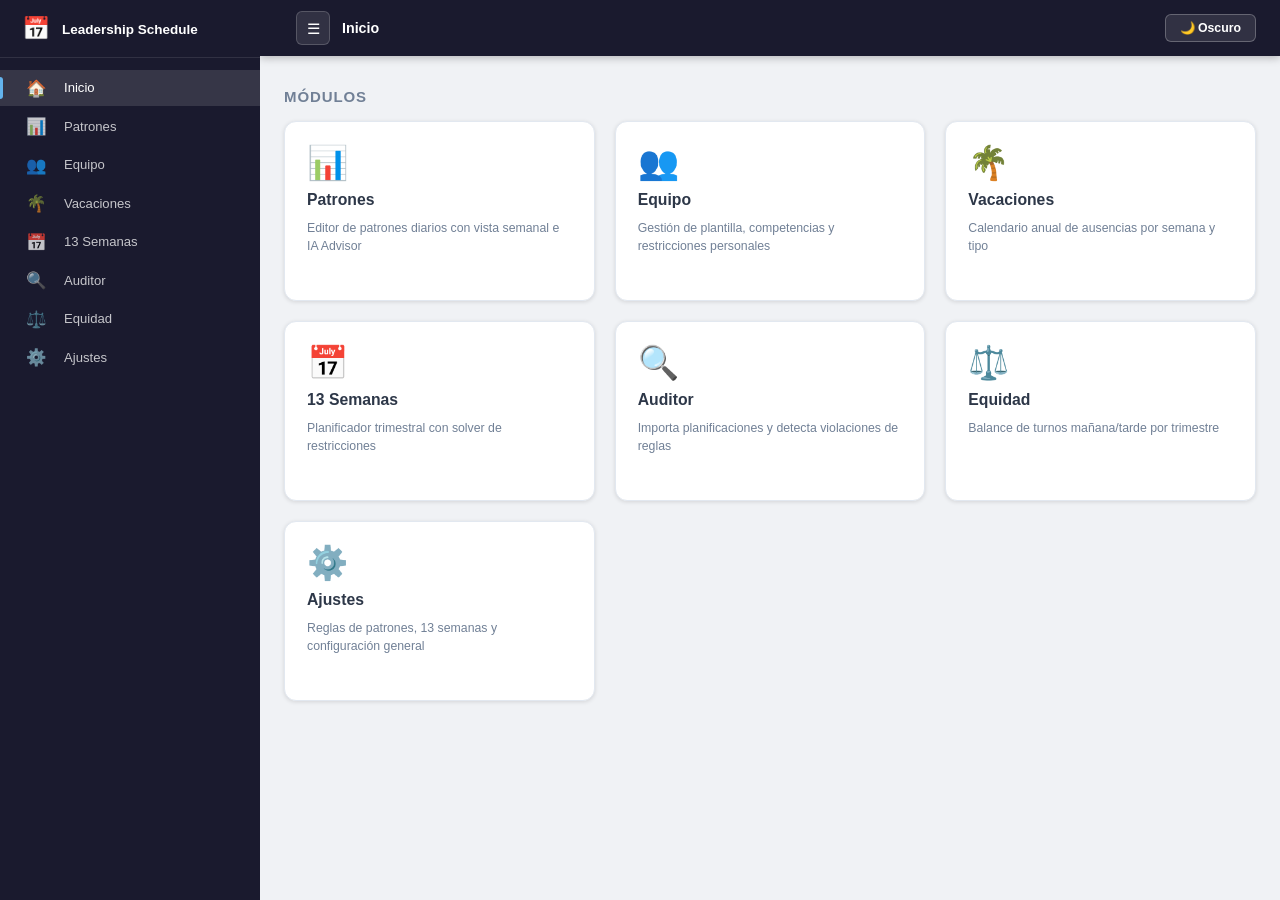
<file: index.html>
<!DOCTYPE html>
<html lang="es" data-theme="light">
<head>
<meta charset="UTF-8">
<meta name="viewport" content="width=device-width, initial-scale=1.0">
<meta name="theme-color" content="#1a1a2e">
<link rel="manifest" href="manifest.webmanifest">
<title>🏠 Inicio · Leadership Schedule</title>
<link rel="stylesheet" href="css/ui-tokens.css">
<link rel="stylesheet" href="css/app-shell.css">
<link rel="stylesheet" href="css/nav.css">
<link rel="stylesheet" href="css/index.css">
</head>
<body>

<!-- ===== APP SHELL ===== -->
<div class="app-shell">

<!-- SIDEBAR -->
<aside class="app-sidebar" id="app-sidebar">
  <div class="sidebar-header">
    <span class="sidebar-logo">📅</span>
    <span class="sidebar-brand">Leadership Schedule</span>
  </div>
  <nav class="sidebar-nav" aria-label="Navegación principal">
    <a class="sidebar-link active" href="index.html" data-tooltip="Inicio" title="Inicio" aria-current="page">
      <span class="sidebar-icon">🏠</span>
      <span class="sidebar-label">Inicio</span>
    </a>
    <a class="sidebar-link" href="dashboard.html" data-tooltip="Patrones" title="Patrones">
      <span class="sidebar-icon">📊</span>
      <span class="sidebar-label">Patrones</span>
    </a>
    <a class="sidebar-link" href="equipo.html" data-tooltip="Equipo" title="Equipo">
      <span class="sidebar-icon">👥</span>
      <span class="sidebar-label">Equipo</span>
    </a>
    <a class="sidebar-link" href="vacaciones.html" data-tooltip="Vacaciones" title="Vacaciones">
      <span class="sidebar-icon">🌴</span>
      <span class="sidebar-label">Vacaciones</span>
    </a>
    <a class="sidebar-link" href="planificador-13w.html" data-tooltip="13 Semanas" title="13 Semanas">
      <span class="sidebar-icon">📅</span>
      <span class="sidebar-label">13 Semanas</span>
    </a>
    <a class="sidebar-link" href="auditor.html" data-tooltip="Auditor" title="Auditor">
      <span class="sidebar-icon">🔍</span>
      <span class="sidebar-label">Auditor</span>
    </a>
    <a class="sidebar-link" href="equity.html" data-tooltip="Equidad" title="Equidad">
      <span class="sidebar-icon">⚖️</span>
      <span class="sidebar-label">Equidad</span>
    </a>
    <a class="sidebar-link" href="ajustes.html" data-tooltip="Ajustes" title="Ajustes">
      <span class="sidebar-icon">⚙️</span>
      <span class="sidebar-label">Ajustes</span>
    </a>
  </nav>
</aside>

<!-- CONTENT COLUMN -->
<div class="app-content">

<!-- TOPBAR -->
<header class="app-topbar">
  <button class="sidebar-toggle" id="sidebar-toggle" aria-label="Colapsar menú" aria-expanded="true" title="Colapsar menú">☰</button>
  <span class="topbar-title">Inicio</span>
  <div class="topbar-right">
    <button class="btn-header" id="theme-toggle">🌙 Oscuro</button>
  </div>
</header>

<!-- ===== MAIN ===== -->
<main class="main">

  <p class="section-title">Módulos</p>

  <!-- ── Cards grid ── -->
  <div class="cards-grid">

    <!-- Patrones -->
    <a class="module-card" href="dashboard.html">
      <div class="card-icon">📊</div>
      <div class="card-title">Patrones</div>
      <div class="card-desc">Editor de patrones diarios con vista semanal e IA Advisor</div>
      <div class="card-arrow">→</div>
    </a>

    <!-- Equipo -->
    <a class="module-card" href="equipo.html">
      <div class="card-icon">👥</div>
      <div class="card-title">Equipo</div>
      <div class="card-desc">Gestión de plantilla, competencias y restricciones personales</div>
      <div class="card-arrow">→</div>
    </a>

    <!-- Vacaciones -->
    <a class="module-card" href="vacaciones.html">
      <div class="card-icon">🌴</div>
      <div class="card-title">Vacaciones</div>
      <div class="card-desc">Calendario anual de ausencias por semana y tipo</div>
      <div class="card-arrow">→</div>
    </a>

    <!-- 13 Semanas -->
    <a class="module-card" href="planificador-13w.html">
      <div class="card-icon">📅</div>
      <div class="card-title">13 Semanas</div>
      <div class="card-desc">Planificador trimestral con solver de restricciones</div>
      <div class="card-arrow">→</div>
    </a>

    <!-- Auditor -->
    <a class="module-card" href="auditor.html">
      <div class="card-icon">🔍</div>
      <div class="card-title">Auditor</div>
      <div class="card-desc">Importa planificaciones y detecta violaciones de reglas</div>
      <div class="card-arrow">→</div>
    </a>

    <!-- Equidad -->
    <a class="module-card" href="equity.html">
      <div class="card-icon">⚖️</div>
      <div class="card-title">Equidad</div>
      <div class="card-desc">Balance de turnos mañana/tarde por trimestre</div>
      <div class="card-arrow">→</div>
    </a>

    <!-- Ajustes (wide card) -->
    <a class="module-card card-settings" href="ajustes.html">
      <div class="card-icon">⚙️</div>
      <div class="card-title">Ajustes</div>
      <div class="card-desc">Reglas de patrones, 13 semanas y configuración general</div>
      <div class="card-arrow">→</div>
    </a>

  </div>

  <!-- ── macOS Install card (only shown on macOS) ── -->
  <div id="mac-install-section" style="display:none;">
    <p class="section-title" style="margin-top:2rem;">Instalación</p>
    <div class="mac-install-card" id="mac-install-card">
      <div class="mac-install-header">
        <span class="mac-install-icon">📥</span>
        <div>
          <div class="mac-install-title">Instalar en Mac</div>
          <div class="mac-install-subtitle">Crea una app nativa en tu Dock</div>
        </div>
      </div>
      <p class="mac-install-desc">
        Instala <strong>Leadership Schedule</strong> como una app real en tu Mac.
        Sin navegador, sin pestañas — abre directamente desde el Dock o Launchpad.
      </p>
      <button class="btn-mac-install" id="btn-mac-install" onclick="downloadInstaller()">
        📥 Instalar en Mac
      </button>
      <div class="mac-install-steps">
        <div class="install-step"><span class="step-num">1</span> Abre el archivo descargado (<code>install-mac.command</code>)</div>
        <div class="install-step"><span class="step-num">2</span> Si macOS bloquea el archivo: Ajustes del Sistema → Privacidad y Seguridad → "Abrir igualmente"</div>
        <div class="install-step"><span class="step-num">3</span> ¡Listo! La app aparece en tu Dock y Launchpad</div>
      </div>
      <div class="mac-install-footer">
        <span>🔄</span>
        <span id="update-check-msg">
          <a href="#" onclick="checkForUpdates(); return false;" style="color:var(--accent);">Buscar actualizaciones</a>
        </span>
      </div>
    </div>
  </div>

</main>

<!-- ===== TOAST ===== -->
<div class="toast" id="toast" role="status" aria-live="polite"></div>

<script src="js/config.js"></script>
<script>
(function () {
  'use strict';

  /* ── Theme ──────────────────────────────────────── */
  var LS_THEME = 'app_theme';

  function loadTheme() {
    try {
      var t = localStorage.getItem(LS_THEME) || 'light';
      document.documentElement.setAttribute('data-theme', t);
      document.getElementById('theme-toggle').textContent = t === 'dark' ? '☀️ Claro' : '🌙 Oscuro';
    } catch (e) {}
  }

  function toggleTheme() {
    var html = document.documentElement;
    var isDark = html.getAttribute('data-theme') === 'dark';
    html.setAttribute('data-theme', isDark ? 'light' : 'dark');
    document.getElementById('theme-toggle').textContent = isDark ? '🌙 Oscuro' : '☀️ Claro';
    try { localStorage.setItem(LS_THEME, isDark ? 'light' : 'dark'); } catch (e) {}
  }

  /* ── Toast ──────────────────────────────────────── */
  var toastTimer = null;
  function showToast(msg) {
    var t = document.getElementById('toast');
    t.textContent = msg;
    t.classList.add('show');
    clearTimeout(toastTimer);
    toastTimer = setTimeout(function () { t.classList.remove('show'); }, 2800);
  }

  /* ── macOS Detection & Installer ────────────────── */
  function isMacOS() {
    // navigator.userAgentData is the modern API (Chrome 90+)
    // Fallback to userAgent for Firefox and Safari
    if (navigator.userAgentData && navigator.userAgentData.platform) {
      return /mac/i.test(navigator.userAgentData.platform);
    }
    return /Mac OS X/.test(navigator.userAgent);
  }

  function downloadInstaller() {
    var btn = document.getElementById('btn-mac-install');
    if (btn) { btn.disabled = true; btn.textContent = '⏳ Descargando...'; }
    showToast('📥 Descargando instalador...');

    var url = 'https://raw.githubusercontent.com/diegorivero-debug/Patrones-schedule/main/install-mac.command';
    fetch(url)
      .then(function(r) {
        if (!r.ok) throw new Error('HTTP ' + r.status);
        return r.blob();
      })
      .then(function(blob) {
        var blobUrl = URL.createObjectURL(blob);
        var a = document.createElement('a');
        a.href = blobUrl;
        a.download = 'install-mac.command';
        document.body.appendChild(a);
        a.click();
        document.body.removeChild(a);
        setTimeout(function() { URL.revokeObjectURL(blobUrl); }, 10000); // 10 s: enough for the browser to start the download
        if (btn) { btn.disabled = false; btn.textContent = '📥 Instalar en Mac'; }
        showToast('✅ Instalador descargado. Ábrelo desde Descargas.');
      })
      .catch(function(err) {
        console.error('downloadInstaller: fetch failed, falling back to window.open', err);
        // Fallback: open directly in new tab so the user can save it manually
        window.open(url, '_blank');
        if (btn) { btn.disabled = false; btn.textContent = '📥 Instalar en Mac'; }
        showToast('📥 Abierto en nueva pestaña. Guárdalo con Cmd+S.');
      });
  }

  function checkForUpdates() {
    var msgEl = document.getElementById('update-check-msg');
    if (!msgEl) return;
    msgEl.textContent = '🔄 Comprobando...';
    var apiUrl = 'https://api.github.com/repos/diegorivero-debug/Patrones-schedule/commits/main';
    fetch(apiUrl)
      .then(function(r) { return r.json(); })
      .then(function(data) {
        if (!data || !data.sha) { throw new Error('no data'); }
        var sha = data.sha.slice(0, 7);
        var date = data.commit && data.commit.author ? new Date(data.commit.author.date).toLocaleDateString('es-ES') : '';
        msgEl.innerHTML = '✅ Última versión: <strong>' + sha + '</strong>' + (date ? ' (' + date + ')' : '') +
          '. <a href="#" onclick="downloadInstaller();return false;" style="color:var(--accent);">Reinstalar para actualizar</a>';
      })
      .catch(function() {
        msgEl.innerHTML = '⚠️ Sin conexión. <a href="#" onclick="checkForUpdates();return false;" style="color:var(--accent);">Reintentar</a>';
      });
  }

  /* ── Init ───────────────────────────────────────── */
  document.addEventListener('DOMContentLoaded', function () {
    loadTheme();
    document.getElementById('theme-toggle').addEventListener('click', toggleTheme);
    if (isMacOS()) {
      var sec = document.getElementById('mac-install-section');
      if (sec) { sec.style.display = ''; }
    }
  });

})();
</script>
<script src="js/command-palette.js"></script>
<script src="js/pwa.js"></script>
<script src="js/app-shell.js"></script>

</div><!-- /.app-content -->
</div><!-- /.app-shell -->
</body>
</html>
</file>
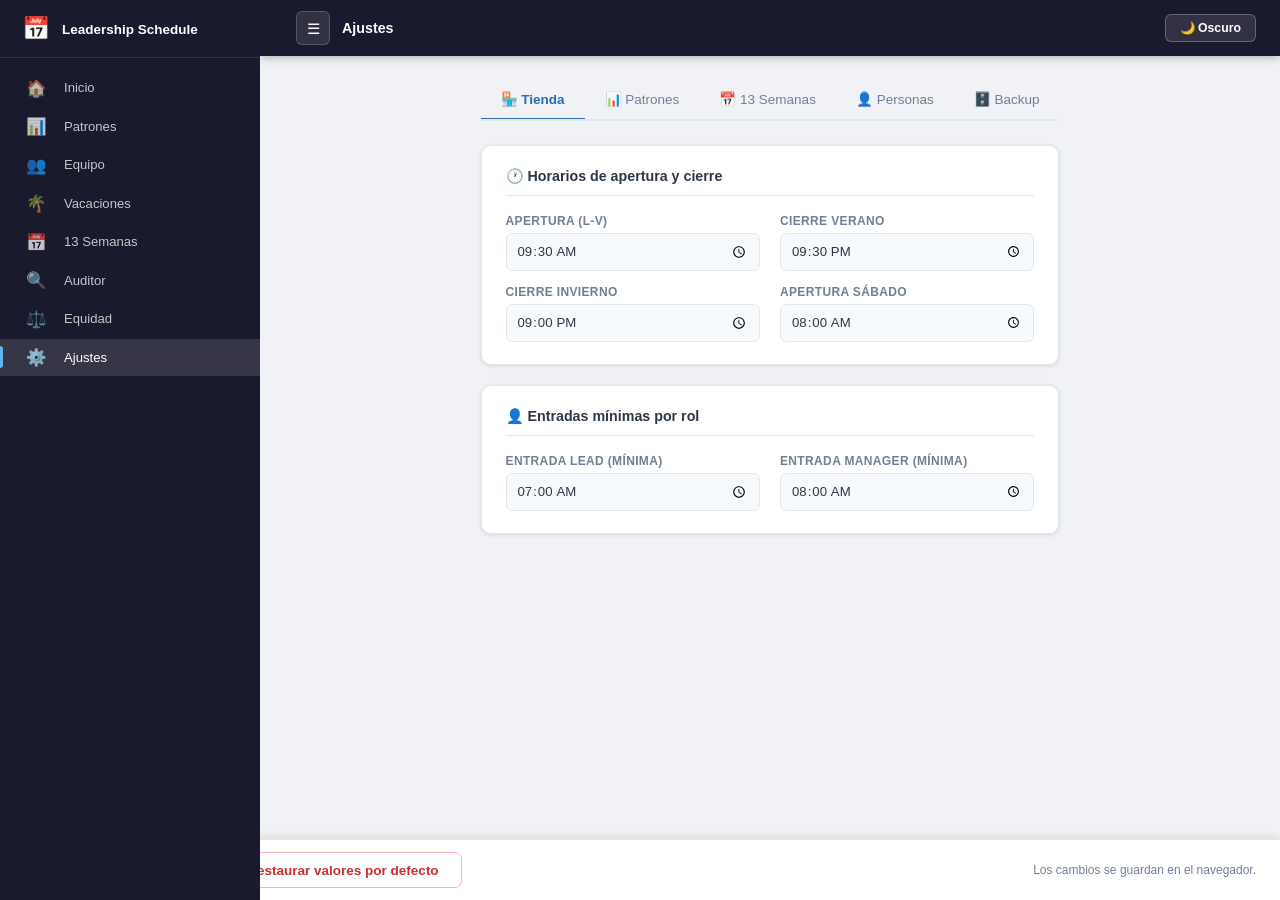
<file: ajustes.html>
<!DOCTYPE html>
<html lang="es" data-theme="light">
<head>
<meta charset="UTF-8">
<meta name="viewport" content="width=device-width, initial-scale=1.0">
<meta name="theme-color" content="#1a1a2e">
<link rel="manifest" href="manifest.webmanifest">
<title>⚙️ Ajustes · Leadership Schedule</title>
<link rel="stylesheet" href="css/ui-tokens.css">
<link rel="stylesheet" href="css/app-shell.css">
<link rel="stylesheet" href="css/nav.css">
<link rel="stylesheet" href="css/ajustes.css">
</head>
<body>

<!-- ===== APP SHELL ===== -->
<div class="app-shell">

<!-- SIDEBAR -->
<aside class="app-sidebar" id="app-sidebar">
  <div class="sidebar-header">
    <span class="sidebar-logo">📅</span>
    <span class="sidebar-brand">Leadership Schedule</span>
  </div>
  <nav class="sidebar-nav" aria-label="Navegación principal">
    <a class="sidebar-link" href="index.html" data-tooltip="Inicio" title="Inicio">
      <span class="sidebar-icon">🏠</span>
      <span class="sidebar-label">Inicio</span>
    </a>
    <a class="sidebar-link" href="dashboard.html" data-tooltip="Patrones" title="Patrones">
      <span class="sidebar-icon">📊</span>
      <span class="sidebar-label">Patrones</span>
    </a>
    <a class="sidebar-link" href="equipo.html" data-tooltip="Equipo" title="Equipo">
      <span class="sidebar-icon">👥</span>
      <span class="sidebar-label">Equipo</span>
    </a>
    <a class="sidebar-link" href="vacaciones.html" data-tooltip="Vacaciones" title="Vacaciones">
      <span class="sidebar-icon">🌴</span>
      <span class="sidebar-label">Vacaciones</span>
    </a>
    <a class="sidebar-link" href="planificador-13w.html" data-tooltip="13 Semanas" title="13 Semanas">
      <span class="sidebar-icon">📅</span>
      <span class="sidebar-label">13 Semanas</span>
    </a>
    <a class="sidebar-link" href="auditor.html" data-tooltip="Auditor" title="Auditor">
      <span class="sidebar-icon">🔍</span>
      <span class="sidebar-label">Auditor</span>
    </a>
    <a class="sidebar-link" href="equity.html" data-tooltip="Equidad" title="Equidad">
      <span class="sidebar-icon">⚖️</span>
      <span class="sidebar-label">Equidad</span>
    </a>
    <a class="sidebar-link active" href="ajustes.html" data-tooltip="Ajustes" title="Ajustes" aria-current="page">
      <span class="sidebar-icon">⚙️</span>
      <span class="sidebar-label">Ajustes</span>
    </a>
  </nav>
</aside>

<!-- CONTENT COLUMN -->
<div class="app-content">

<!-- TOPBAR -->
<header class="app-topbar">
  <button class="sidebar-toggle" id="sidebar-toggle" aria-label="Colapsar menú" aria-expanded="true" title="Colapsar menú">☰</button>
  <span class="topbar-title">Ajustes</span>
  <div class="topbar-right">
    <button class="btn-header" id="theme-toggle">🌙 Oscuro</button>
  </div>
</header>

<!-- ===== MAIN ===== -->
<main class="main">

  <!-- Page tabs -->
  <div class="page-tabs" id="page-tabs">
    <button class="page-tab-btn active" data-tab="tienda">🏪 Tienda</button>
    <button class="page-tab-btn" data-tab="patrones">📊 Patrones</button>
    <button class="page-tab-btn" data-tab="planificador">📅 13 Semanas</button>
    <button class="page-tab-btn" data-tab="personas">👤 Personas</button>
    <button class="page-tab-btn" data-tab="backup">🗄️ Backup</button>
  </div>

  <!-- ═══════════════════════════════════════ TAB: TIENDA ═══ -->
  <div class="tab-panel active" id="tab-tienda">

    <div class="settings-card">
      <h2>🕐 Horarios de apertura y cierre</h2>
      <div class="form-grid">
        <div class="form-group">
          <label for="cfg-apertura">Apertura (L-V)</label>
          <input type="time" id="cfg-apertura">
        </div>
        <div class="form-group">
          <label for="cfg-cierre-verano">Cierre Verano</label>
          <input type="time" id="cfg-cierre-verano">
        </div>
        <div class="form-group">
          <label for="cfg-cierre-invierno">Cierre Invierno</label>
          <input type="time" id="cfg-cierre-invierno">
        </div>
        <div class="form-group">
          <label for="cfg-sabado-apertura">Apertura Sábado</label>
          <input type="time" id="cfg-sabado-apertura">
        </div>
      </div>
    </div>

    <div class="settings-card">
      <h2>👤 Entradas mínimas por rol</h2>
      <div class="form-grid">
        <div class="form-group">
          <label for="cfg-entrada-lead">Entrada Lead (mínima)</label>
          <input type="time" id="cfg-entrada-lead">
        </div>
        <div class="form-group">
          <label for="cfg-entrada-manager">Entrada Manager (mínima)</label>
          <input type="time" id="cfg-entrada-manager">
        </div>
      </div>
    </div>

  </div>

  <!-- ═══════════════════════════════════════ TAB: PATRONES ═══ -->
  <div class="tab-panel" id="tab-patrones">

    <!-- Lunch -->
    <div class="settings-card">
      <h2>🥗 Reglas de Lunch</h2>
      <div class="form-grid">
        <div class="form-group">
          <label for="cfg-lunch-desde">Ventana desde</label>
          <input type="time" id="cfg-lunch-desde">
        </div>
        <div class="form-group">
          <label for="cfg-lunch-hasta">Ventana hasta</label>
          <input type="time" id="cfg-lunch-hasta">
        </div>
        <div class="form-group">
          <label for="cfg-lunch-slots">Duración (slots de 30 min)</label>
          <input type="number" id="cfg-lunch-slots" min="1" max="6">
        </div>
        <div class="form-group">
          <label for="cfg-lunch-max">Máx. simultáneo</label>
          <input type="number" id="cfg-lunch-max" min="1" max="10">
        </div>
      </div>
    </div>

    <!-- Cobertura -->
    <div class="settings-card">
      <h2>🏢 Cobertura de floor (mínimos y máximos)</h2>
      <div class="form-grid">
        <div class="form-group">
          <label for="cfg-floor-min">Floor mínimo (absoluto)</label>
          <input type="number" id="cfg-floor-min" min="0" max="20">
          <span class="form-hint">Línea roja en la gráfica</span>
        </div>
        <div class="form-group">
          <label for="cfg-floor-objetivo">Floor objetivo (normal)</label>
          <input type="number" id="cfg-floor-objetivo" min="0" max="20">
          <span class="form-hint">Línea naranja en la gráfica</span>
        </div>
        <div class="form-group">
          <label for="cfg-floor-max">Floor máximo (pico)</label>
          <input type="number" id="cfg-floor-max" min="0" max="30">
          <span class="form-hint">Línea verde en la gráfica</span>
        </div>
        <div class="form-group">
          <label for="cfg-mgr-floor-min">Managers en floor (mínimo)</label>
          <input type="number" id="cfg-mgr-floor-min" min="0" max="10">
        </div>
        <div class="form-group">
          <label for="cfg-mgr-floor-max">Managers en floor (máximo)</label>
          <input type="number" id="cfg-mgr-floor-max" min="0" max="15">
        </div>
        <div class="form-group">
          <label for="cfg-coach-min">Coach mínimo</label>
          <input type="number" id="cfg-coach-min" min="0" max="10">
        </div>
        <div class="form-group">
          <label for="cfg-coach-max">Coach máximo</label>
          <input type="number" id="cfg-coach-max" min="0" max="15">
        </div>
        <div class="form-group">
          <label for="cfg-floor-punta">Floor en hora punta</label>
          <input type="number" id="cfg-floor-punta" min="0" max="20">
        </div>
      </div>

      <div style="margin-top:16px;">
        <div class="form-group">
          <label>Horas punta (ej: 12:00-14:00)</label>
          <div class="tags-input" id="horas-punta-tags">
            <input type="text" id="horas-punta-input" placeholder="HH:MM-HH:MM y pulsa Enter">
          </div>
          <span class="form-hint">Pulsa Enter para añadir. Haz clic en × para eliminar.</span>
        </div>
      </div>
    </div>

    <!-- Bloques -->
    <div class="settings-card">
      <h2>🧱 Bloques de actividad</h2>
      <div class="form-grid">
        <div class="form-group">
          <label for="cfg-floor-slots-min">Floor: slots mínimos consecutivos</label>
          <input type="number" id="cfg-floor-slots-min" min="1" max="20">
        </div>
        <div class="form-group">
          <label for="cfg-aor-max-bloques">AOR: máx. bloques separados</label>
          <input type="number" id="cfg-aor-max-bloques" min="1" max="10">
        </div>
      </div>
    </div>

    <!-- Reuniones -->
    <div class="settings-card">
      <h2>📋 Reuniones semanales</h2>
      <div class="reunion-row">
        <div class="reunion-day">Martes</div>
        <div class="form-group">
          <label for="cfg-reu-mar-hora">Horario</label>
          <input type="text" id="cfg-reu-mar-hora" placeholder="14:00-16:00">
        </div>
        <div class="form-group">
          <label for="cfg-reu-mar-tipo">Tipo</label>
          <input type="text" id="cfg-reu-mar-tipo" placeholder="comercial">
        </div>
        <div class="form-group">
          <label for="cfg-reu-mar-nombre">Nombre</label>
          <input type="text" id="cfg-reu-mar-nombre" placeholder="Reunión Comercial">
        </div>
      </div>
      <div class="reunion-row">
        <div class="reunion-day">Miércoles</div>
        <div class="form-group">
          <label for="cfg-reu-mie-hora">Horario</label>
          <input type="text" id="cfg-reu-mie-hora" placeholder="14:00-16:00">
        </div>
        <div class="form-group">
          <label for="cfg-reu-mie-tipo">Tipo</label>
          <input type="text" id="cfg-reu-mie-tipo" placeholder="leadership">
        </div>
        <div class="form-group">
          <label for="cfg-reu-mie-nombre">Nombre</label>
          <input type="text" id="cfg-reu-mie-nombre" placeholder="Leadership Meeting">
        </div>
      </div>
    </div>

    <!-- Apertura / Cierre -->
    <div class="settings-card">
      <h2>🔓 Apertura y cierre de tienda</h2>
      <div class="form-grid">
        <div class="form-group">
          <label for="cfg-apertura-min-personas">Personas mínimas en apertura</label>
          <input type="number" id="cfg-apertura-min-personas" min="1" max="10">
        </div>
        <div class="form-group">
          <label for="cfg-cierre-min-leads">Leads mínimos en cierre</label>
          <input type="number" id="cfg-cierre-min-leads" min="1" max="10">
        </div>
        <div class="form-group">
          <label for="cfg-cierre-min-managers">Managers mínimos en cierre</label>
          <input type="number" id="cfg-cierre-min-managers" min="0" max="10">
        </div>
      </div>
    </div>

    <!-- Rol Manager -->
    <div class="settings-card">
      <h2>🎯 Rol de Manager por semana</h2>
      <div class="form-grid">
        <div class="form-group">
          <label for="cfg-coach-dias">Días como Coach (mín–máx)</label>
          <input type="text" id="cfg-coach-dias" placeholder="ej: 2,3">
          <span class="form-hint">Valores separados por coma (mínimo, máximo)</span>
        </div>
        <div class="form-group">
          <label for="cfg-support-dias">Días como Support (mín–máx)</label>
          <input type="text" id="cfg-support-dias" placeholder="ej: 2,3">
          <span class="form-hint">Valores separados por coma (mínimo, máximo)</span>
        </div>
      </div>
    </div>

    <!-- DD (Daily Download) -->
    <div class="settings-card">
      <h2>📢 Daily Download (DD)</h2>
      <div class="form-grid">
        <div class="form-group">
          <label for="cfg-dd-hora">Hora del DD</label>
          <input type="time" id="cfg-dd-hora">
          <span class="form-hint">Por defecto 09:15. Aparece en todos los turnos que estén activos a esa hora.</span>
        </div>
        <div class="form-group">
          <label for="cfg-dd-duracion">Duración (minutos)</label>
          <input type="number" id="cfg-dd-duracion" min="5" max="60">
        </div>
      </div>
    </div>

    <!-- Franjas tranquilas -->
    <div class="settings-card">
      <h2>🤫 Franjas tranquilas (sin actividades intensas)</h2>
      <div class="form-group">
        <label>Franjas horarias (ej: 09:30-11:00)</label>
        <div class="tags-input" id="franjas-tranquilas-tags">
          <input type="text" id="franjas-tranquilas-input" placeholder="HH:MM-HH:MM y pulsa Enter">
        </div>
        <span class="form-hint">Franjas donde no se programan actividades intensas (apertura tranquila, descanso post-lunch).</span>
      </div>
    </div>

    <!-- Cobertura por franja horaria -->
    <div class="settings-card">
      <h2>🏪 Cobertura por franja horaria</h2>
      <div class="form-grid">
        <div class="form-group">
          <label for="cfg-franja-apertura-min">Apertura — mínimo (personas)</label>
          <input type="number" id="cfg-franja-apertura-min" min="1" max="10">
        </div>
        <div class="form-group">
          <label for="cfg-franja-apertura-max">Apertura — máximo (personas)</label>
          <input type="number" id="cfg-franja-apertura-max" min="1" max="10">
        </div>
        <div class="form-group">
          <label for="cfg-franja-normal-support">Normal/mediodía — Support mínimo</label>
          <input type="number" id="cfg-franja-normal-support" min="1" max="15">
        </div>
        <div class="form-group">
          <label for="cfg-franja-normal-coach">Normal/mediodía — Coach mínimo</label>
          <input type="number" id="cfg-franja-normal-coach" min="1" max="10">
        </div>
        <div class="form-group">
          <label for="cfg-franja-transicion-min">Transición (lunch) — mínimo</label>
          <input type="number" id="cfg-franja-transicion-min" min="1" max="10">
        </div>
        <div class="form-group">
          <label for="cfg-franja-transicion-max">Transición (lunch) — máximo</label>
          <input type="number" id="cfg-franja-transicion-max" min="1" max="10">
        </div>
        <div class="form-group">
          <label for="cfg-franja-punta">Hora punta — mínimo</label>
          <input type="number" id="cfg-franja-punta" min="1" max="15">
          <span class="form-hint">Igual que "Floor en hora punta" — se sincroniza automáticamente</span>
        </div>
        <div class="form-group">
          <label for="cfg-franja-cierre">Cierre — mínimo</label>
          <input type="number" id="cfg-franja-cierre" min="1" max="10">
        </div>
      </div>
    </div>

    <!-- Reglas flexibilizadas -->
    <div class="settings-card">
      <h2>🔄 Reglas flexibilizadas (mundo real)</h2>
      <div style="display:flex;flex-direction:column;gap:10px">
        <div class="checkbox-row">
          <input type="checkbox" id="cfg-flex-coach-transicion">
          <label for="cfg-flex-coach-transicion">✅ 1 Coach OK en transición (en vez de 2)</label>
        </div>
        <div class="checkbox-row">
          <input type="checkbox" id="cfg-flex-lunch-extendido">
          <label for="cfg-flex-lunch-extendido">✅ Lunch de manager puede extenderse 30 min si hay cobertura</label>
        </div>
        <div class="checkbox-row">
          <input type="checkbox" id="cfg-flex-aor-fragmentable">
          <label for="cfg-flex-aor-fragmentable">✅ AOR fragmentable si la reunión lo requiere</label>
        </div>
      </div>
    </div>

    <!-- Libranzas -->
    <div class="settings-card">
      <h2>📆 Reglas de libranzas</h2>
      <div class="form-grid">
        <div class="form-group">
          <label for="cfg-lib-max-dias">Máx. días laborables por semana</label>
          <input type="number" id="cfg-lib-max-dias" min="1" max="7">
        </div>
        <div class="form-group">
          <label for="cfg-lib-max-findes">Máx. fines de semana consecutivos trabajados</label>
          <input type="number" id="cfg-lib-max-findes" min="1" max="13">
        </div>
        <div class="form-group" style="align-items:flex-start;padding-top:1.5rem">
          <div class="checkbox-row">
            <input type="checkbox" id="cfg-lib-equidad-finde">
            <label for="cfg-lib-equidad-finde">Equidad de fines de semana al final del Q</label>
          </div>
        </div>
      </div>
    </div>

  </div>

  <!-- ═══════════════════════════════════════ TAB: PLANIFICADOR ═══ -->
  <div class="tab-panel" id="tab-planificador">

    <div class="settings-card">
      <h2>📅 Configuración general del planificador</h2>
      <div class="form-grid">
        <div class="form-group">
          <label for="cfg-max-dias">Máx. días laborables por semana</label>
          <input type="number" id="cfg-max-dias" min="1" max="7">
        </div>
        <div class="form-group">
          <label for="cfg-equidad">Equidad mañana/tarde (0–1)</label>
          <input type="number" id="cfg-equidad" min="0" max="1" step="0.05">
          <span class="form-hint">0.5 = equilibrio perfecto</span>
        </div>
      </div>
    </div>

    <!-- Ops Leads -->
    <div class="settings-card">
      <h2>👥 Reglas de Ops Leads</h2>
      <div class="form-grid">
        <div class="form-group">
          <label for="cfg-ops-dias-ldops">Días LDOPS por semana</label>
          <input type="number" id="cfg-ops-dias-ldops" min="1" max="6">
          <span class="form-hint">Default: 3</span>
        </div>
        <div class="form-group">
          <label for="cfg-ops-dias-mixtos">Días mixtos por semana</label>
          <input type="number" id="cfg-ops-dias-mixtos" min="0" max="6">
          <span class="form-hint">Default: 2</span>
        </div>
      </div>
      <div style="margin-top:12px;">
        <div class="checkbox-row">
          <input type="checkbox" id="cfg-ops-cruzados">
          <label for="cfg-ops-cruzados">Ops Leads siempre cruzados (uno mañana, otro tarde)</label>
        </div>
      </div>
    </div>

    <!-- SM detallado -->
    <div class="settings-card">
      <h2>📅 Reglas de SM detalladas</h2>
      <div style="display:flex;flex-direction:column;gap:10px">
        <div class="checkbox-row">
          <input type="checkbox" id="cfg-sm-lm-mañana">
          <label for="cfg-sm-lm-mañana">L+M: todos los SM hacen turno de mañana</label>
        </div>
        <div class="checkbox-row">
          <input type="checkbox" id="cfg-sm-mie-cruzado">
          <label for="cfg-sm-mie-cruzado">Miércoles: Jorge+Cris mañana, Sheila+Itziar tarde</label>
        </div>
        <div class="checkbox-row">
          <input type="checkbox" id="cfg-sm-juesab-rotacion">
          <label for="cfg-sm-juesab-rotacion">Jue-Sáb: rotación 2+2 (2 mañana, 2 tarde)</label>
        </div>
      </div>
      <div style="margin-top:16px;" class="form-group">
        <label>Días en que SM tiene mañana obligatoria</label>
        <div class="tags-input" id="sm-mañana-tags">
          <input type="text" id="sm-mañana-input" placeholder="LUN, MAR… y pulsa Enter">
        </div>
        <span class="form-hint">Pulsa Enter para añadir. Haz clic en × para eliminar.</span>
      </div>
    </div>

  </div>

  <!-- ═══════════════════════════════════════ TAB: PERSONAS ═══ -->
  <div class="tab-panel" id="tab-personas">

    <div class="settings-card">
      <h2>👤 Restricciones personales en el planificador</h2>
      <p style="font-size:.83rem;color:var(--text-muted);margin-bottom:16px;">
        Días con formato abreviado en inglés: MON, TUE, WED, THU, FRI, SAT, SUN.
        Los campos de tipo lista aceptan valores separados por coma.
      </p>
      <div class="persons-table-wrap">
        <table class="persons-table" id="persons-table">
          <thead>
            <tr>
              <th>ID Persona</th>
              <th>fixedMorningDays</th>
              <th>neverOffDays</th>
              <th>avoidOffDays</th>
              <th>aorFixedDays</th>
              <th>morningOnly</th>
              <th>morningOnlyWeekdays</th>
              <th>altWeekend</th>
              <th>weekAB</th>
              <th>hours32</th>
              <th>neverOffThursday</th>
              <th>crossedWith</th>
            </tr>
          </thead>
          <tbody id="persons-tbody">
            <!-- Rows injected by JS -->
          </tbody>
        </table>
      </div>
    </div>

  </div>

  <!-- ═══════════════════════════════════════ TAB: BACKUP ═══ -->
  <div class="tab-panel" id="tab-backup">

    <div class="settings-card">
      <h2>🗄️ Backup y Restauración</h2>
      <p class="help-text">Exporta o importa todos los datos del dashboard (configuración, equipo, vacaciones, patrones guardados).</p>
      <div class="form-row" style="display:flex;gap:0.75rem;flex-wrap:wrap;margin-top:1rem;">
        <button class="btn-save" id="btn-export-backup">⬇️ Exportar configuración completa</button>
        <label class="btn-secondary" style="cursor:pointer;display:inline-flex;align-items:center;gap:0.4rem;padding:0.5rem 1.1rem;border:1px solid var(--border);border-radius:var(--radius);font-size:0.9rem;">
          📂 Importar configuración
          <input type="file" id="file-import-backup" accept=".json" style="display:none">
        </label>
      </div>
      <p id="backup-status" style="font-size:0.82rem;color:var(--text-muted);margin-top:0.75rem;"></p>
    </div>

    <!-- PWA Install Section -->
    <div class="settings-section">
      <h2>📲 Instalar aplicación</h2>
      <p class="help-text">Instala la app en tu dispositivo para acceder más rápido y poder usarla sin conexión (requiere servidor HTTP — ver notas abajo).</p>
      <div class="form-row" style="margin-top:1rem;">
        <button class="btn-save pwa-install-btn" style="display:none" onclick="window.triggerPWAInstall()">📲 Instalar app en este dispositivo</button>
        <p style="font-size:.82rem;color:var(--text-muted);margin-top:8px;">
          Si el botón no aparece, tu navegador ya tiene la app instalada o no está sirviendo la página desde HTTP.<br>
          Para activar el modo offline, sirve la carpeta con: <code style="background:var(--surface-alt);padding:2px 5px;border-radius:4px;">python3 -m http.server 8080</code>
        </p>
      </div>
    </div>

  </div>

</main>

<!-- ===== ACTION BAR ===== -->
<div class="action-bar">
  <button class="btn-save" id="btn-save">💾 Guardar ajustes</button>
  <button class="btn-reset" id="btn-reset">🔄 Restaurar valores por defecto</button>
  <span class="action-bar-info" id="action-bar-info">Los cambios se guardan en el navegador.</span>
</div>

<!-- ===== TOAST ===== -->
<div class="toast" id="toast" role="status" aria-live="polite"></div>

<script src="js/config.js"></script>
<script>
(function () {
  'use strict';

  /* ── Theme ──────────────────────────────────────── */
  var LS_THEME = 'app_theme';

  function loadTheme() {
    try {
      var t = localStorage.getItem(LS_THEME) || 'light';
      document.documentElement.setAttribute('data-theme', t);
      document.getElementById('theme-toggle').textContent = t === 'dark' ? '☀️ Claro' : '🌙 Oscuro';
    } catch (e) {}
  }

  function toggleTheme() {
    var html = document.documentElement;
    var isDark = html.getAttribute('data-theme') === 'dark';
    html.setAttribute('data-theme', isDark ? 'light' : 'dark');
    document.getElementById('theme-toggle').textContent = isDark ? '🌙 Oscuro' : '☀️ Claro';
    try { localStorage.setItem(LS_THEME, isDark ? 'light' : 'dark'); } catch (e) {}
  }

  /* ── Tabs ───────────────────────────────────────── */
  function initTabs() {
    document.getElementById('page-tabs').addEventListener('click', function (e) {
      var btn = e.target.closest('.page-tab-btn');
      if (!btn) return;
      document.querySelectorAll('.page-tab-btn').forEach(function (b) { b.classList.remove('active'); });
      document.querySelectorAll('.tab-panel').forEach(function (p) { p.classList.remove('active'); });
      btn.classList.add('active');
      document.getElementById('tab-' + btn.dataset.tab).classList.add('active');
    });
  }

  /* ── Tags helper ────────────────────────────────── */
  function initTagsInput(wrapperId, inputId, getValues, setValues) {
    var wrapper = document.getElementById(wrapperId);
    var input   = document.getElementById(inputId);

    function render() {
      // Remove existing tags (keep input)
      wrapper.querySelectorAll('.tag').forEach(function (t) { t.remove(); });
      getValues().forEach(function (val) {
        var tag = document.createElement('span');
        tag.className = 'tag';
        tag.textContent = val + ' ';
        var del = document.createElement('button');
        del.className = 'tag-del';
        del.type = 'button';
        del.textContent = '×';
        del.addEventListener('click', function () {
          var arr = getValues().filter(function (v) { return v !== val; });
          setValues(arr);
          render();
        });
        tag.appendChild(del);
        wrapper.insertBefore(tag, input);
      });
    }

    input.addEventListener('keydown', function (e) {
      if (e.key === 'Enter' || e.key === ',') {
        e.preventDefault();
        var val = input.value.trim().replace(/,$/, '');
        if (val) {
          var arr = getValues();
          if (!arr.includes(val)) { arr.push(val); setValues(arr); }
          input.value = '';
          render();
        }
      }
    });

    wrapper.addEventListener('click', function () { input.focus(); });
    render();
    return render;
  }

  /* ── Populate form from CONFIG ──────────────────── */
  var cfg = window.CONFIG;

  // Arrays for tags inputs (held in closure)
  var horasPunta   = cfg.patrones.cobertura.horasPunta.slice();
  var smMañana     = cfg.planificador.smMañanaObligatoria.slice();
  var franjasTranquilas = ((cfg.patrones && cfg.patrones.franjasTranquilas) || ['09:30-11:00', '15:00-16:00']).slice();

  var renderHorasPunta, renderSmMañana, renderFranjasTranquilas;

  function populateForm() {
    cfg = window.CONFIG;

    // Tienda
    document.getElementById('cfg-apertura').value           = cfg.tienda.apertura;
    document.getElementById('cfg-cierre-verano').value      = cfg.tienda.cierreVerano;
    document.getElementById('cfg-cierre-invierno').value    = cfg.tienda.cierreInvierno;
    document.getElementById('cfg-sabado-apertura').value    = cfg.tienda.sabadoApertura;
    document.getElementById('cfg-entrada-lead').value       = cfg.tienda.entradaLeadMin;
    document.getElementById('cfg-entrada-manager').value    = cfg.tienda.entradaManagerMin;

    // Patrones – Lunch
    document.getElementById('cfg-lunch-desde').value  = cfg.patrones.lunch.ventanaDesde;
    document.getElementById('cfg-lunch-hasta').value  = cfg.patrones.lunch.ventanaHasta;
    document.getElementById('cfg-lunch-slots').value  = cfg.patrones.lunch.duracionSlots;
    document.getElementById('cfg-lunch-max').value    = cfg.patrones.lunch.maxSimultaneo;

    // Patrones – Cobertura
    document.getElementById('cfg-floor-min').value         = cfg.patrones.cobertura.floorMinimo;
    document.getElementById('cfg-floor-objetivo').value    = cfg.patrones.cobertura.floorObjetivo || cfg.patrones.cobertura.floorHoraPunta;
    document.getElementById('cfg-floor-max').value         = cfg.patrones.cobertura.floorMaximo || 10;
    document.getElementById('cfg-mgr-floor-min').value     = cfg.patrones.cobertura.managersFloorMinimo;
    document.getElementById('cfg-mgr-floor-max').value     = cfg.patrones.cobertura.managersFloorMaximo || 6;
    document.getElementById('cfg-coach-min').value         = cfg.patrones.cobertura.coachMinimo;
    document.getElementById('cfg-coach-max').value         = cfg.patrones.cobertura.coachMaximo || 5;
    document.getElementById('cfg-floor-punta').value       = cfg.patrones.cobertura.floorHoraPunta;
    horasPunta = cfg.patrones.cobertura.horasPunta.slice();
    if (renderHorasPunta) renderHorasPunta();

    // Patrones – Bloques
    document.getElementById('cfg-floor-slots-min').value  = cfg.patrones.bloques.floorMinimoSlots;
    document.getElementById('cfg-aor-max-bloques').value  = cfg.patrones.bloques.aorMaxBloques;

    // Patrones – Reuniones
    document.getElementById('cfg-reu-mar-hora').value    = cfg.patrones.reuniones.martes.hora;
    document.getElementById('cfg-reu-mar-tipo').value    = cfg.patrones.reuniones.martes.tipo;
    document.getElementById('cfg-reu-mar-nombre').value  = cfg.patrones.reuniones.martes.nombre;
    document.getElementById('cfg-reu-mie-hora').value    = cfg.patrones.reuniones.miercoles.hora;
    document.getElementById('cfg-reu-mie-tipo').value    = cfg.patrones.reuniones.miercoles.tipo;
    document.getElementById('cfg-reu-mie-nombre').value  = cfg.patrones.reuniones.miercoles.nombre;

    // Patrones – Apertura / Cierre
    document.getElementById('cfg-apertura-min-personas').value = cfg.patrones.apertura.minimoPersonas;
    document.getElementById('cfg-cierre-min-leads').value      = cfg.patrones.cierre.minimoLeads;
    document.getElementById('cfg-cierre-min-managers').value   = cfg.patrones.cierre.minimoManagers;

    // Patrones – Rol manager
    document.getElementById('cfg-coach-dias').value   = cfg.patrones.managerRol.coachDiasPorSemana.join(',');
    document.getElementById('cfg-support-dias').value = cfg.patrones.managerRol.supportDiasPorSemana.join(',');

    // Patrones – DD
    var dd = (cfg.patrones.dd || {});
    document.getElementById('cfg-dd-hora').value     = dd.hora || '09:15';
    document.getElementById('cfg-dd-duracion').value = dd.duracionMin || 15;

    // Patrones – Franjas tranquilas
    franjasTranquilas = ((cfg.patrones.franjasTranquilas) || ['09:30-11:00', '15:00-16:00']).slice();
    if (renderFranjasTranquilas) renderFranjasTranquilas();

    // Patrones – Libranzas
    var lib = (cfg.patrones.libranzas || {});
    document.getElementById('cfg-lib-max-dias').value       = lib.maxDiasLaborables || 5;
    document.getElementById('cfg-lib-max-findes').value     = lib.maxFindesConsecutivos || 2;
    document.getElementById('cfg-lib-equidad-finde').checked = lib.equidadFindeQ !== false;

    // Planificador
    document.getElementById('cfg-max-dias').value    = cfg.planificador.maxDiasLaborables;
    document.getElementById('cfg-equidad').value     = cfg.planificador.equidadMañanaTarde;
    document.getElementById('cfg-ops-cruzados').checked = cfg.planificador.opsLeadsCruzados;
    smMañana = cfg.planificador.smMañanaObligatoria.slice();
    if (renderSmMañana) renderSmMañana();

    // Planificador – Ops Leads
    var opsLeads = cfg.planificador.opsLeads || {};
    document.getElementById('cfg-ops-dias-ldops').value  = opsLeads.diasLdops  ?? 3;
    document.getElementById('cfg-ops-dias-mixtos').value = opsLeads.diasMixtos ?? 2;

    // Planificador – SM detallado
    var smDet = cfg.planificador.smDetallado || {};
    document.getElementById('cfg-sm-lm-mañana').checked       = smDet.lmTodosMañana !== false;
    document.getElementById('cfg-sm-mie-cruzado').checked     = smDet.miercolesJorgeCrisMañana !== false;
    document.getElementById('cfg-sm-juesab-rotacion').checked = smDet.jueSabRotacion2x2 !== false;

    // Patrones – Cobertura por franja
    var cf = (cfg.patrones.coberturaFranja || {});
    document.getElementById('cfg-franja-apertura-min').value    = cf.aperturaMin       ?? 3;
    document.getElementById('cfg-franja-apertura-max').value    = cf.aperturaMax       ?? 4;
    document.getElementById('cfg-franja-normal-support').value  = cf.normalSupportMin  ?? 6;
    document.getElementById('cfg-franja-normal-coach').value    = cf.normalCoachMin    ?? 2;
    document.getElementById('cfg-franja-transicion-min').value  = cf.transicionMin     ?? 4;
    document.getElementById('cfg-franja-transicion-max').value  = cf.transicionMax     ?? 5;
    document.getElementById('cfg-franja-punta').value           = cf.horaPuntaMin      ?? cfg.patrones.cobertura.floorHoraPunta ?? 6;
    document.getElementById('cfg-franja-cierre').value          = cf.cierreMin         ?? 4;

    // Patrones – Reglas flexibilizadas
    var fl = (cfg.patrones.flexRules || {});
    document.getElementById('cfg-flex-coach-transicion').checked  = fl.coachTransicion  !== false;
    document.getElementById('cfg-flex-lunch-extendido').checked   = fl.lunchExtendido   !== false;
    document.getElementById('cfg-flex-aor-fragmentable').checked  = fl.aorFragmentable  !== false;

    // Personas
    renderPersonsTable();
  }

  /* ── Persons table ──────────────────────────────── */
  function renderPersonsTable() {
    var tbody = document.getElementById('persons-tbody');
    tbody.innerHTML = '';
    var rp = cfg.planificador.restriccionesPersonales;

    Object.keys(rp).forEach(function (id) {
      var p = rp[id];
      var tr = document.createElement('tr');
      tr.dataset.personId = id;

      function cell(content) {
        var td = document.createElement('td');
        td.innerHTML = content;
        tr.appendChild(td);
        return td;
      }

      function textCell(field, value) {
        cell('<input type="text" data-field="' + field + '" value="' + escHtml(value || '') + '">');
      }

      function checkCell(field, value) {
        cell('<input type="checkbox" data-field="' + field + '"' + (value ? ' checked' : '') + '>');
      }

      // ID
      var idTd = document.createElement('td');
      idTd.className = 'person-id';
      idTd.textContent = id;
      tr.appendChild(idTd);

      textCell('fixedMorningDays',    (p.fixedMorningDays    || []).join(','));
      textCell('neverOffDays',        (p.neverOffDays        || []).join(','));
      textCell('avoidOffDays',        (p.avoidOffDays        || []).join(','));
      textCell('aorFixedDays',        (p.aorFixedDays        || []).join(','));
      checkCell('morningOnly',         !!p.morningOnly);
      checkCell('morningOnlyWeekdays', !!p.morningOnlyWeekdays);
      checkCell('altWeekend',          !!p.altWeekend);
      checkCell('weekAB',              !!p.weekAB);
      checkCell('hours32',             !!p.hours32);
      checkCell('neverOffThursday',    !!p.neverOffThursday);
      textCell('crossedWith',          p.crossedWith || '');

      tbody.appendChild(tr);
    });
  }

  /* ── Collect form values back into CONFIG ────────── */
  function collectForm() {
    cfg = window.CONFIG;

    // Tienda
    cfg.tienda.apertura           = document.getElementById('cfg-apertura').value;
    cfg.tienda.cierreVerano       = document.getElementById('cfg-cierre-verano').value;
    cfg.tienda.cierreInvierno     = document.getElementById('cfg-cierre-invierno').value;
    cfg.tienda.sabadoApertura     = document.getElementById('cfg-sabado-apertura').value;
    cfg.tienda.entradaLeadMin     = document.getElementById('cfg-entrada-lead').value;
    cfg.tienda.entradaManagerMin  = document.getElementById('cfg-entrada-manager').value;

    // Patrones – Lunch
    cfg.patrones.lunch.ventanaDesde   = document.getElementById('cfg-lunch-desde').value;
    cfg.patrones.lunch.ventanaHasta   = document.getElementById('cfg-lunch-hasta').value;
    cfg.patrones.lunch.duracionSlots  = parseInt(document.getElementById('cfg-lunch-slots').value, 10) || 2;
    cfg.patrones.lunch.maxSimultaneo  = parseInt(document.getElementById('cfg-lunch-max').value, 10) || 3;

    // Patrones – Cobertura
    cfg.patrones.cobertura.floorMinimo         = parseInt(document.getElementById('cfg-floor-min').value, 10) || 0;
    cfg.patrones.cobertura.floorObjetivo       = parseInt(document.getElementById('cfg-floor-objetivo').value, 10) || 0;
    cfg.patrones.cobertura.floorMaximo         = parseInt(document.getElementById('cfg-floor-max').value, 10) || 0;
    cfg.patrones.cobertura.managersFloorMinimo = parseInt(document.getElementById('cfg-mgr-floor-min').value, 10) || 0;
    cfg.patrones.cobertura.managersFloorMaximo = parseInt(document.getElementById('cfg-mgr-floor-max').value, 10) || 0;
    cfg.patrones.cobertura.coachMinimo         = parseInt(document.getElementById('cfg-coach-min').value, 10) || 0;
    cfg.patrones.cobertura.coachMaximo         = parseInt(document.getElementById('cfg-coach-max').value, 10) || 0;
    cfg.patrones.cobertura.floorHoraPunta      = parseInt(document.getElementById('cfg-floor-punta').value, 10) || 0;
    cfg.patrones.cobertura.horasPunta          = horasPunta.slice();

    // Patrones – Bloques
    cfg.patrones.bloques.floorMinimoSlots = parseInt(document.getElementById('cfg-floor-slots-min').value, 10) || 1;
    cfg.patrones.bloques.aorMaxBloques    = parseInt(document.getElementById('cfg-aor-max-bloques').value, 10) || 1;

    // Patrones – Reuniones
    cfg.patrones.reuniones.martes.hora    = document.getElementById('cfg-reu-mar-hora').value.trim();
    cfg.patrones.reuniones.martes.tipo    = document.getElementById('cfg-reu-mar-tipo').value.trim();
    cfg.patrones.reuniones.martes.nombre  = document.getElementById('cfg-reu-mar-nombre').value.trim();
    cfg.patrones.reuniones.miercoles.hora   = document.getElementById('cfg-reu-mie-hora').value.trim();
    cfg.patrones.reuniones.miercoles.tipo   = document.getElementById('cfg-reu-mie-tipo').value.trim();
    cfg.patrones.reuniones.miercoles.nombre = document.getElementById('cfg-reu-mie-nombre').value.trim();

    // Patrones – Apertura / Cierre
    cfg.patrones.apertura.minimoPersonas = parseInt(document.getElementById('cfg-apertura-min-personas').value, 10) || 1;
    cfg.patrones.cierre.minimoLeads      = parseInt(document.getElementById('cfg-cierre-min-leads').value, 10) || 1;
    cfg.patrones.cierre.minimoManagers   = parseInt(document.getElementById('cfg-cierre-min-managers').value, 10) || 0;

    // Patrones – Rol manager (parse comma-separated ints)
    cfg.patrones.managerRol.coachDiasPorSemana   = parseCsvInts(document.getElementById('cfg-coach-dias').value);
    cfg.patrones.managerRol.supportDiasPorSemana = parseCsvInts(document.getElementById('cfg-support-dias').value);

    // Patrones – DD
    if (!cfg.patrones.dd) cfg.patrones.dd = {};
    cfg.patrones.dd.hora       = document.getElementById('cfg-dd-hora').value || '09:15';
    cfg.patrones.dd.duracionMin = parseInt(document.getElementById('cfg-dd-duracion').value, 10) || 15;

    // Patrones – Franjas tranquilas
    cfg.patrones.franjasTranquilas = franjasTranquilas.slice();

    // Patrones – Libranzas
    if (!cfg.patrones.libranzas) cfg.patrones.libranzas = {};
    cfg.patrones.libranzas.maxDiasLaborables    = parseInt(document.getElementById('cfg-lib-max-dias').value, 10) || 5;
    cfg.patrones.libranzas.maxFindesConsecutivos = parseInt(document.getElementById('cfg-lib-max-findes').value, 10) || 2;
    cfg.patrones.libranzas.equidadFindeQ        = document.getElementById('cfg-lib-equidad-finde').checked;

    // Planificador
    cfg.planificador.maxDiasLaborables        = parseInt(document.getElementById('cfg-max-dias').value, 10) || 5;
    cfg.planificador.equidadMañanaTarde       = parseFloat(document.getElementById('cfg-equidad').value) || 0.5;
    cfg.planificador.opsLeadsCruzados         = document.getElementById('cfg-ops-cruzados').checked;
    cfg.planificador.smMañanaObligatoria      = smMañana.slice();

    // Planificador – Ops Leads
    if (!cfg.planificador.opsLeads) cfg.planificador.opsLeads = {};
    cfg.planificador.opsLeads.diasLdops  = parseInt(document.getElementById('cfg-ops-dias-ldops').value, 10)  || 3;
    cfg.planificador.opsLeads.diasMixtos = parseInt(document.getElementById('cfg-ops-dias-mixtos').value, 10) || 2;

    // Planificador – SM detallado
    if (!cfg.planificador.smDetallado) cfg.planificador.smDetallado = {};
    cfg.planificador.smDetallado.lmTodosMañana            = document.getElementById('cfg-sm-lm-mañana').checked;
    cfg.planificador.smDetallado.miercolesJorgeCrisMañana = document.getElementById('cfg-sm-mie-cruzado').checked;
    cfg.planificador.smDetallado.jueSabRotacion2x2        = document.getElementById('cfg-sm-juesab-rotacion').checked;

    // Patrones – Cobertura por franja
    if (!cfg.patrones.coberturaFranja) cfg.patrones.coberturaFranja = {};
    cfg.patrones.coberturaFranja.aperturaMin      = parseInt(document.getElementById('cfg-franja-apertura-min').value, 10)   || 3;
    cfg.patrones.coberturaFranja.aperturaMax      = parseInt(document.getElementById('cfg-franja-apertura-max').value, 10)   || 4;
    cfg.patrones.coberturaFranja.normalSupportMin = parseInt(document.getElementById('cfg-franja-normal-support').value, 10) || 6;
    cfg.patrones.coberturaFranja.normalCoachMin   = parseInt(document.getElementById('cfg-franja-normal-coach').value, 10)   || 2;
    cfg.patrones.coberturaFranja.transicionMin    = parseInt(document.getElementById('cfg-franja-transicion-min').value, 10) || 4;
    cfg.patrones.coberturaFranja.transicionMax    = parseInt(document.getElementById('cfg-franja-transicion-max').value, 10) || 5;
    cfg.patrones.coberturaFranja.horaPuntaMin     = parseInt(document.getElementById('cfg-franja-punta').value, 10)          || 6;
    cfg.patrones.coberturaFranja.cierreMin        = parseInt(document.getElementById('cfg-franja-cierre').value, 10)         || 4;
    // Keep floorHoraPunta (used by generatePattern repair pass) in sync with the franja punta setting
    cfg.patrones.cobertura.floorHoraPunta         = cfg.patrones.coberturaFranja.horaPuntaMin;

    // Patrones – Reglas flexibilizadas
    if (!cfg.patrones.flexRules) cfg.patrones.flexRules = {};
    cfg.patrones.flexRules.coachTransicion  = document.getElementById('cfg-flex-coach-transicion').checked;
    cfg.patrones.flexRules.lunchExtendido   = document.getElementById('cfg-flex-lunch-extendido').checked;
    cfg.patrones.flexRules.aorFragmentable  = document.getElementById('cfg-flex-aor-fragmentable').checked;

    // Personas
    var tbody = document.getElementById('persons-tbody');
    var rows = tbody.querySelectorAll('tr');
    rows.forEach(function (tr) {
      var id  = tr.dataset.personId;
      if (!id) return;
      var rp  = cfg.planificador.restriccionesPersonales;
      if (!rp[id]) rp[id] = {};
      var p   = rp[id];

      tr.querySelectorAll('input[data-field]').forEach(function (inp) {
        var field = inp.dataset.field;
        if (inp.type === 'checkbox') {
          if (inp.checked) { p[field] = true; }
          else { delete p[field]; }
        } else {
          var val = inp.value.trim();
          var listFields = ['fixedMorningDays', 'neverOffDays', 'avoidOffDays', 'aorFixedDays'];
          if (listFields.includes(field)) {
            var arr = val ? val.split(',').map(function (s) { return s.trim(); }).filter(Boolean) : [];
            if (arr.length) { p[field] = arr; } else { delete p[field]; }
          } else {
            if (val) { p[field] = val; } else { delete p[field]; }
          }
        }
      });
    });
  }

  /* ── Helpers ────────────────────────────────────── */
  function parseCsvInts(str) {
    return str.split(',').map(function (s) { return parseInt(s.trim(), 10); }).filter(function (n) { return !isNaN(n); });
  }

  function escHtml(s) {
    return s.replace(/&/g,'&amp;').replace(/</g,'&lt;').replace(/>/g,'&gt;').replace(/"/g,'&quot;');
  }

  /* ── Toast ──────────────────────────────────────── */
  var toastTimer = null;
  function showToast(msg) {
    var t = document.getElementById('toast');
    t.textContent = msg;
    t.classList.add('show');
    clearTimeout(toastTimer);
    toastTimer = setTimeout(function () { t.classList.remove('show'); }, 2800);
  }

  /* ── Save ───────────────────────────────────────── */
  function saveSettings() {
    collectForm();
    window.CONFIG.save();
    showToast('✅ Ajustes guardados');
    document.getElementById('action-bar-info').textContent = 'Guardado · ' + new Date().toLocaleTimeString('es-ES', { hour: '2-digit', minute: '2-digit' });
  }

  /* ── Reset ──────────────────────────────────────── */
  function resetSettings() {
    if (!confirm('¿Restaurar TODOS los ajustes a los valores por defecto? Los cambios guardados se perderán.')) return;
    window.CONFIG.reset();
    horasPunta = window.CONFIG.patrones.cobertura.horasPunta.slice();
    smMañana   = window.CONFIG.planificador.smMañanaObligatoria.slice();
    franjasTranquilas = ((window.CONFIG.patrones.franjasTranquilas) || ['09:30-11:00', '15:00-16:00']).slice();
    populateForm();
    showToast('🔄 Valores restaurados');
  }

  /* ── Backup / Restore ──────────────────────────── */
  function exportBackup() {
    var backup = {};
    try {
      for (var i = 0; i < localStorage.length; i++) {
        var key = localStorage.key(i);
        backup[key] = localStorage.getItem(key);
      }
      var json = JSON.stringify(backup, null, 2);
      var blob = new Blob([json], { type: 'application/json' });
      var url = URL.createObjectURL(blob);
      var a = document.createElement('a');
      var date = new Date().toISOString().slice(0, 10);
      a.href = url;
      a.download = 'leadership-schedule-backup-' + date + '.json';
      a.click();
      URL.revokeObjectURL(url);
      var st = document.getElementById('backup-status');
      if (st) st.textContent = '✅ Exportado ' + Object.keys(backup).length + ' claves — ' + new Date().toLocaleTimeString('es-ES');
    } catch(e) {
      showToast('⚠️ Error al exportar: ' + e.message);
    }
  }

  function importBackup(file) {
    var reader = new FileReader();
    reader.onload = function(ev) {
      try {
        var backup = JSON.parse(ev.target.result);
        var count = 0;
        Object.keys(backup).forEach(function(key) {
          localStorage.setItem(key, backup[key]);
          count++;
        });
        var st = document.getElementById('backup-status');
        if (st) st.textContent = '✅ Importadas ' + count + ' claves. Recargando…';
        showToast('✅ Configuración importada — recargando');
        setTimeout(function() { location.reload(); }, 1500);
      } catch(e) {
        showToast('⚠️ Error al importar: ' + e.message);
      }
    };
    reader.readAsText(file);
  }

  /* ── Init ───────────────────────────────────────── */
  document.addEventListener('DOMContentLoaded', function () {
    loadTheme();
    initTabs();

    // Init tags inputs
    renderHorasPunta = initTagsInput(
      'horas-punta-tags', 'horas-punta-input',
      function () { return horasPunta; },
      function (arr) { horasPunta = arr; }
    );
    renderSmMañana = initTagsInput(
      'sm-mañana-tags', 'sm-mañana-input',
      function () { return smMañana; },
      function (arr) { smMañana = arr; }
    );
    renderFranjasTranquilas = initTagsInput(
      'franjas-tranquilas-tags', 'franjas-tranquilas-input',
      function () { return franjasTranquilas; },
      function (arr) { franjasTranquilas = arr; }
    );

    populateForm();

    document.getElementById('theme-toggle').addEventListener('click', toggleTheme);
    document.getElementById('btn-save').addEventListener('click', saveSettings);
    document.getElementById('btn-reset').addEventListener('click', resetSettings);

    var btnExport = document.getElementById('btn-export-backup');
    if (btnExport) btnExport.addEventListener('click', exportBackup);
    var fileImport = document.getElementById('file-import-backup');
    if (fileImport) fileImport.addEventListener('change', function(e) {
      if (e.target.files && e.target.files[0]) importBackup(e.target.files[0]);
    });
  });

})();
</script>
<script src="js/command-palette.js"></script>
<script src="js/pwa.js"></script>
<script src="js/app-shell.js"></script>

</div><!-- /.app-content -->
</div><!-- /.app-shell -->
</body>
</html>
</file>
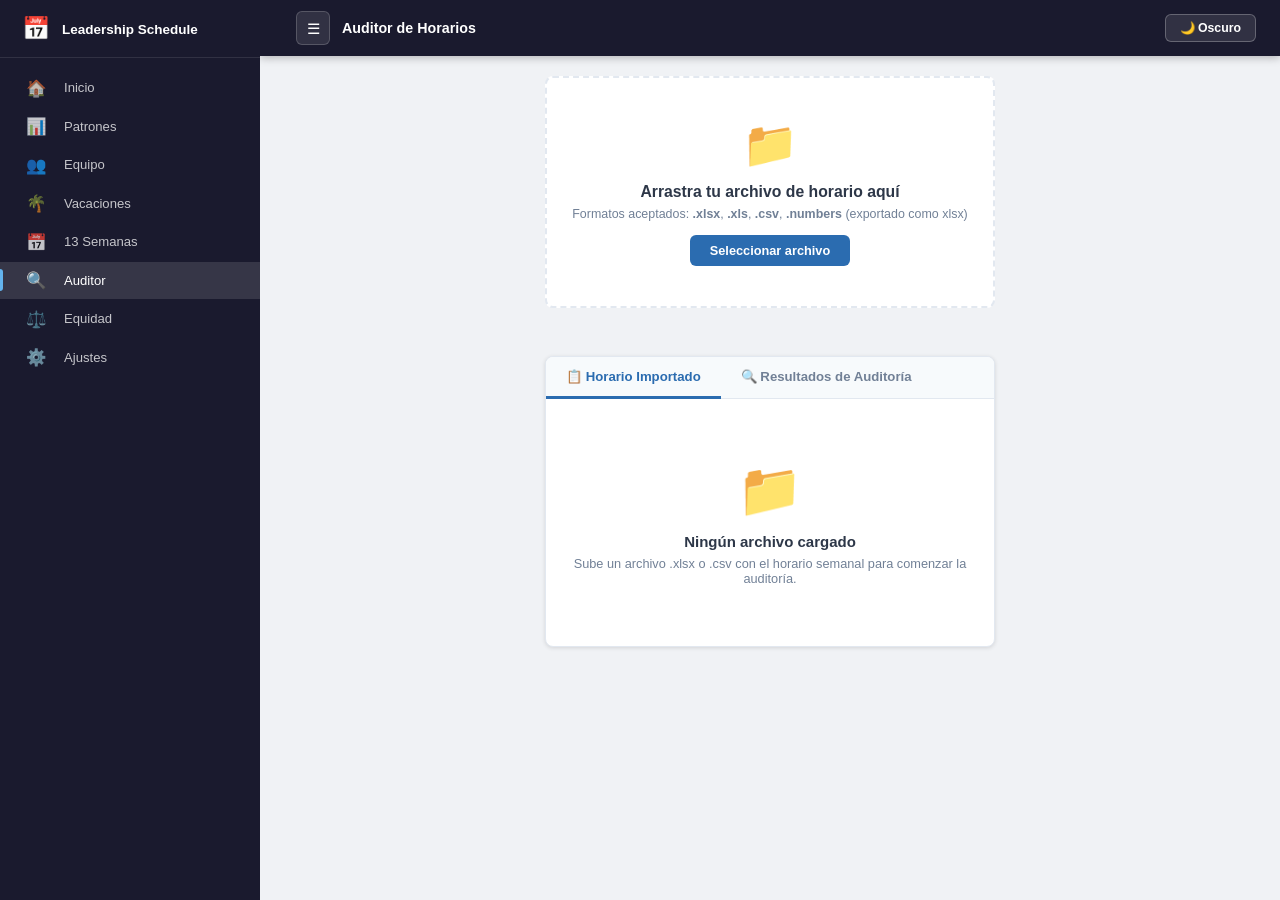
<file: auditor.html>
<!DOCTYPE html>
<html lang="es" data-theme="light">
<head>
<meta charset="UTF-8">
<meta name="viewport" content="width=device-width, initial-scale=1.0">
<meta name="theme-color" content="#1a1a2e">
<link rel="manifest" href="manifest.webmanifest">
<title>🔍 Auditor de Horarios · Leadership Schedule</title>
<link rel="stylesheet" href="css/ui-tokens.css">
<link rel="stylesheet" href="css/app-shell.css">
<link rel="stylesheet" href="css/nav.css">
<link rel="stylesheet" href="css/auditor.css">
</head>
<body>

<!-- ===== APP SHELL ===== -->
<div class="app-shell">

<!-- SIDEBAR -->
<aside class="app-sidebar" id="app-sidebar">
  <div class="sidebar-header">
    <span class="sidebar-logo">📅</span>
    <span class="sidebar-brand">Leadership Schedule</span>
  </div>
  <nav class="sidebar-nav" aria-label="Navegación principal">
    <a class="sidebar-link" href="index.html" data-tooltip="Inicio" title="Inicio">
      <span class="sidebar-icon">🏠</span>
      <span class="sidebar-label">Inicio</span>
    </a>
    <a class="sidebar-link" href="dashboard.html" data-tooltip="Patrones" title="Patrones">
      <span class="sidebar-icon">📊</span>
      <span class="sidebar-label">Patrones</span>
    </a>
    <a class="sidebar-link" href="equipo.html" data-tooltip="Equipo" title="Equipo">
      <span class="sidebar-icon">👥</span>
      <span class="sidebar-label">Equipo</span>
    </a>
    <a class="sidebar-link" href="vacaciones.html" data-tooltip="Vacaciones" title="Vacaciones">
      <span class="sidebar-icon">🌴</span>
      <span class="sidebar-label">Vacaciones</span>
    </a>
    <a class="sidebar-link" href="planificador-13w.html" data-tooltip="13 Semanas" title="13 Semanas">
      <span class="sidebar-icon">📅</span>
      <span class="sidebar-label">13 Semanas</span>
    </a>
    <a class="sidebar-link active" href="auditor.html" data-tooltip="Auditor" title="Auditor" aria-current="page">
      <span class="sidebar-icon">🔍</span>
      <span class="sidebar-label">Auditor</span>
    </a>
    <a class="sidebar-link" href="equity.html" data-tooltip="Equidad" title="Equidad">
      <span class="sidebar-icon">⚖️</span>
      <span class="sidebar-label">Equidad</span>
    </a>
    <a class="sidebar-link" href="ajustes.html" data-tooltip="Ajustes" title="Ajustes">
      <span class="sidebar-icon">⚙️</span>
      <span class="sidebar-label">Ajustes</span>
    </a>
  </nav>
</aside>

<!-- CONTENT COLUMN -->
<div class="app-content">

<!-- TOPBAR -->
<header class="app-topbar">
  <button class="sidebar-toggle" id="sidebar-toggle" aria-label="Colapsar menú" aria-expanded="true" title="Colapsar menú">☰</button>
  <span class="topbar-title">Auditor de Horarios</span>
  <div class="topbar-right">
    <button class="btn-header" id="theme-toggle" onclick="toggleTheme()">🌙 Oscuro</button>
  </div>
</header>

<!-- ===== MAIN ===== -->
<main class="main">

  <!-- Planner preload banner (shown when data arrives from the Planificador) -->
  <div class="planner-banner" id="planner-banner" style="display:none;"></div>

  <!-- Loading bar (hidden by default) -->
  <div id="loading-bar" class="loading-bar" style="display:none;margin-bottom:12px;"></div>

  <!-- Upload section -->
  <section class="upload-section" id="upload-section">
    <div class="upload-zone" id="upload-zone">
      <input type="file" id="file-input" accept=".xlsx,.xls,.csv,.numbers" aria-label="Seleccionar archivo de horario">
      <span class="upload-icon">📁</span>
      <h2>Arrastra tu archivo de horario aquí</h2>
      <p>Formatos aceptados: <strong>.xlsx</strong>, <strong>.xls</strong>, <strong>.csv</strong>, <strong>.numbers</strong> (exportado como xlsx)</p>
      <span class="btn-browse">Seleccionar archivo</span>
    </div>
  </section>

  <!-- File info bar (shown after upload) -->
  <div class="file-info" id="file-info" style="display:none;">
    <span class="file-icon">📋</span>
    <div>
      <div class="file-name" id="file-name-display">—</div>
      <div class="file-meta" id="file-meta-display">—</div>
    </div>
    <button class="btn-clear-file" onclick="clearFile()" title="Quitar archivo y empezar de nuevo">✕ Quitar</button>
  </div>

  <!-- Summary cards (shown after upload) -->
  <div class="summary-cards" id="summary-cards"></div>

  <!-- Content tabs -->
  <div class="content-tabs">
    <div class="content-tabs-header">
      <button class="content-tab-btn active" data-tab="schedule">📋 Horario Importado</button>
      <button class="content-tab-btn" data-tab="audit">🔍 Resultados de Auditoría</button>
    </div>

    <!-- Schedule table tab -->
    <div class="content-tab-panel active" id="tab-schedule">
      <div id="schedule-table-container"></div>
    </div>

    <!-- Audit results tab -->
    <div class="content-tab-panel" id="tab-audit">
      <div id="audit-results-container"></div>
    </div>
  </div>

</main>

<!-- ===== ACTION BAR (sticky bottom) ===== -->
<div class="action-bar" id="action-bar" style="display:none;">
  <button class="btn-planner-back" id="btn-back-planner" onclick="returnToPlanner()" style="display:none;" title="Volver al Planificador de 13 Semanas">↩️ Volver al Planificador</button>
  <button class="btn-success" onclick="applyAllSafeFixes()" title="Acepta automáticamente todos los fixes de tipo Importante y Sugerencia">⚡ Aplicar Fixes Seguros</button>
  <button class="btn-secondary" onclick="runAudit(); renderSummaryCards(); renderScheduleTable(); renderAuditResults();" title="Re-ejecutar auditoría">🔄 Re-auditar</button>
  <span class="action-bar-sep"></span>
  <button class="btn-primary" onclick="exportCSV()" title="Exportar horario como CSV">⬇️ Exportar CSV</button>
  <button class="btn-secondary" onclick="exportReport()" title="Exportar informe de auditoría en texto plano">📄 Exportar TXT</button>
  <button class="btn-secondary" onclick="exportReportHTML()" title="Exportar informe en formato HTML">🌐 Exportar HTML</button>
  <button class="btn-primary" onclick="copyReportForMail()" title="Copia el informe en formato HTML listo para pegar en Gmail/Outlook">📧 Copiar para Mail</button>
  <button class="btn-secondary" onclick="openAuditorIcalModal()" title="Exportar horario importado al calendario (.ics)">📅 Exportar .ics</button>
</div>

<!-- ===== TOAST ===== -->
<div class="toast" id="toast" role="status" aria-live="polite"></div>

<!-- SheetJS via CDN -->
<script src="https://cdn.sheetjs.com/xlsx-0.20.3/package/dist/xlsx.full.min.js"></script>
<script src="js/ical-export.js"></script>
<script src="js/auditor.js"></script>
<script>
/* ===== iCal Export — Auditor integration ===== */
function openAuditorIcalModal() {
  if (typeof openICalModal !== 'function') return;
  var persons   = (typeof state !== 'undefined') ? state.parsedPersons : [];
  var weekDates = (typeof state !== 'undefined') ? state.weekDates : [];
  if (!persons || !persons.length) {
    alert('Importa un horario primero antes de exportar al calendario.');
    return;
  }
  openICalModal({
    title:       '📅 Exportar al calendario (.ics)',
    personName:  null,
    show13w:     false,
    showPersons: true,
    onDownload: function(opts) {
      // Enrich weekDates with isoDate by parsing from label
      var enriched = weekDates.map(function(wd, i) {
        var d = (typeof parseDateFromLabel === 'function') ? parseDateFromLabel(wd.label) : null;
        var iso = null;
        if (d) {
          iso = d.getFullYear() + '-' +
            String(d.getMonth() + 1).padStart(2, '0') + '-' +
            String(d.getDate()).padStart(2, '0');
        }
        return Object.assign({}, wd, { isoDate: iso });
      }).filter(function(wd) { return wd.isoDate; });

      if (!enriched.length) {
        alert('No se pudieron determinar las fechas de la semana. Asegúrate de que los encabezados del horario incluyen fechas.');
        return;
      }

      var allEvents = [];
      persons.forEach(function(p) {
        var days = auditorPersonToDays(p, enriched);
        var evs  = personScheduleToEvents({
          personId:   (p.name || 'persona').toLowerCase().replace(/\s+/g, '_'),
          personName: p.name,
          role:       p.role || 'Manager',
          days:       days,
        }, {
          season:          localStorage.getItem('schedule_season') || 'verano',
          includeDaysOff:  opts.includeDaysOff,
          includeLunch:    opts.includeLunch,
          includeMeetings: opts.includeMeetings,
          includeDD:       opts.includeDD,
          alarmMinutes:    opts.alarmMinutes,
        });
        allEvents = allEvents.concat(evs);
      });

      var ics = buildICS(allEvents, opts.calName);
      downloadICS(ics, 'schedule-auditado-' + todayISO() + '.ics');
    },
  });
}
</script>
<script src="js/command-palette.js"></script>
<script src="js/pwa.js"></script>
<script src="js/app-shell.js"></script>

</div><!-- /.app-content -->
</div><!-- /.app-shell -->
</body>
</html>
</file>
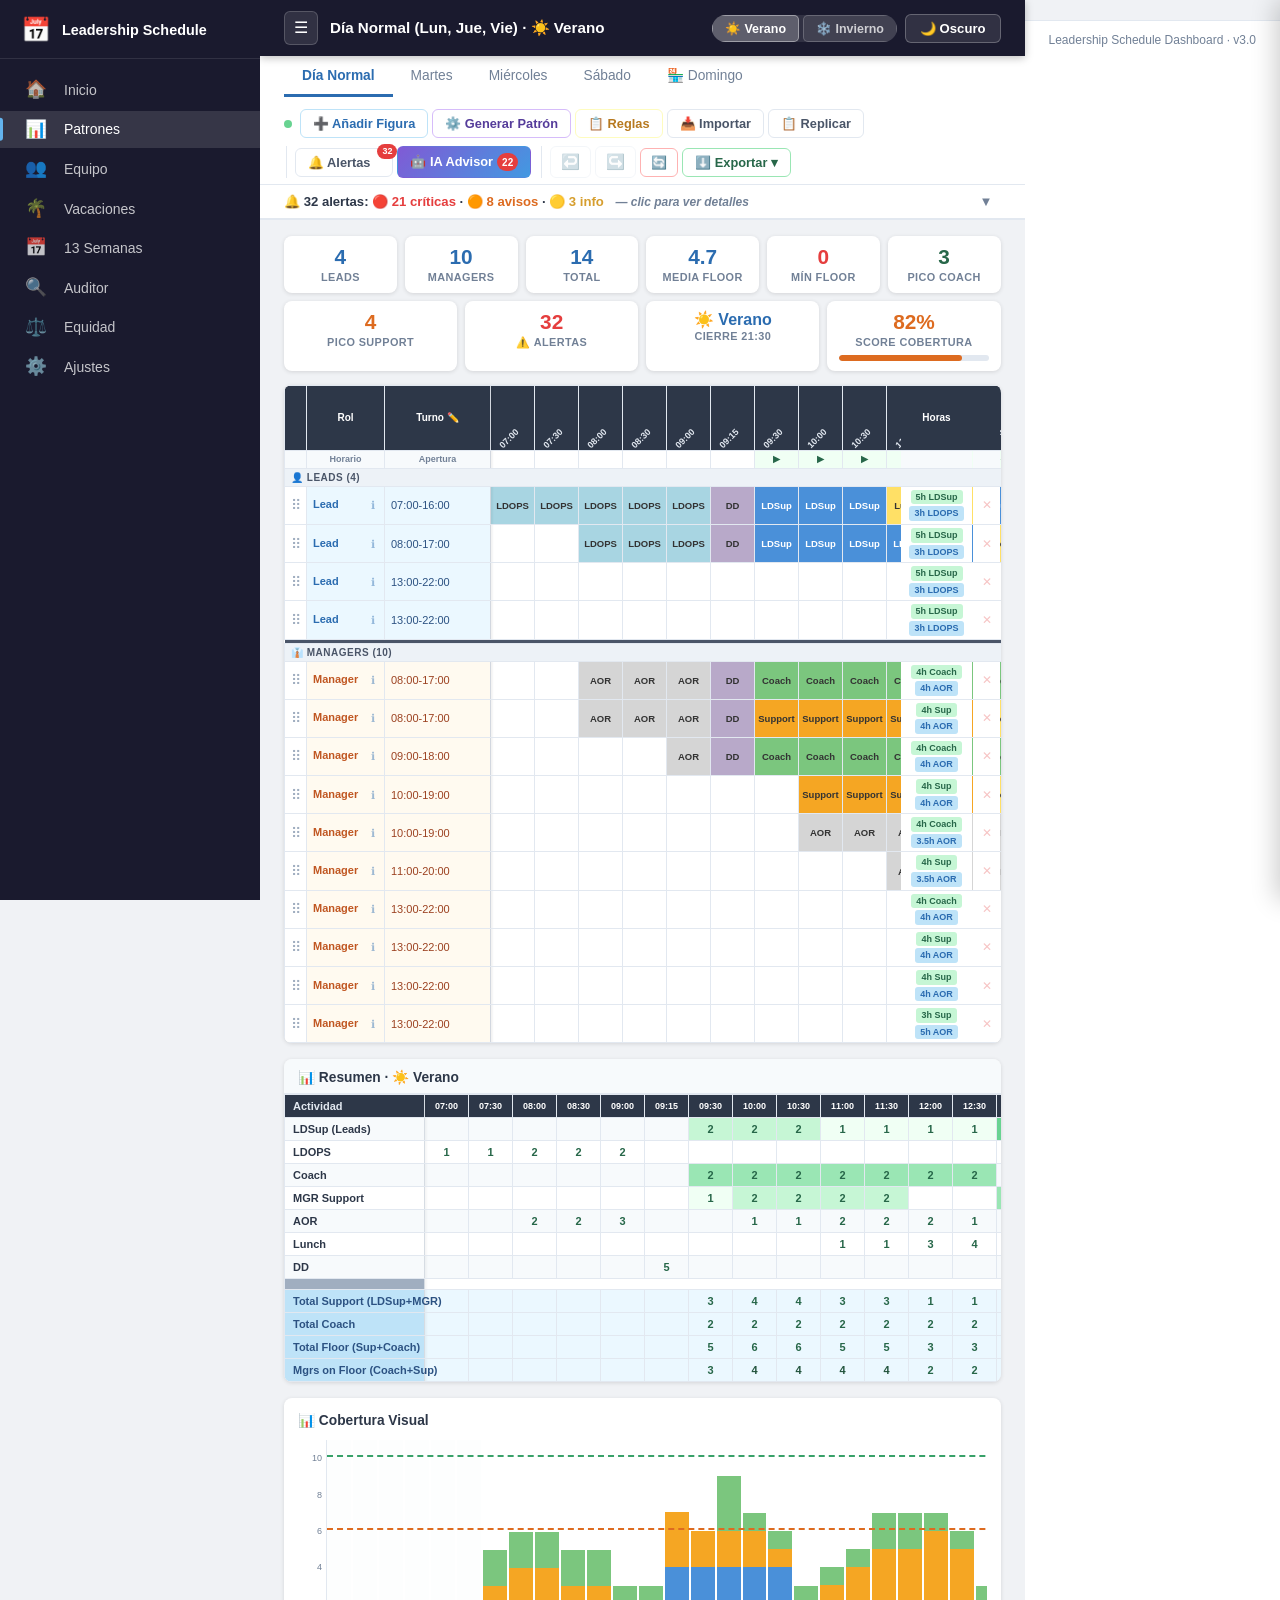
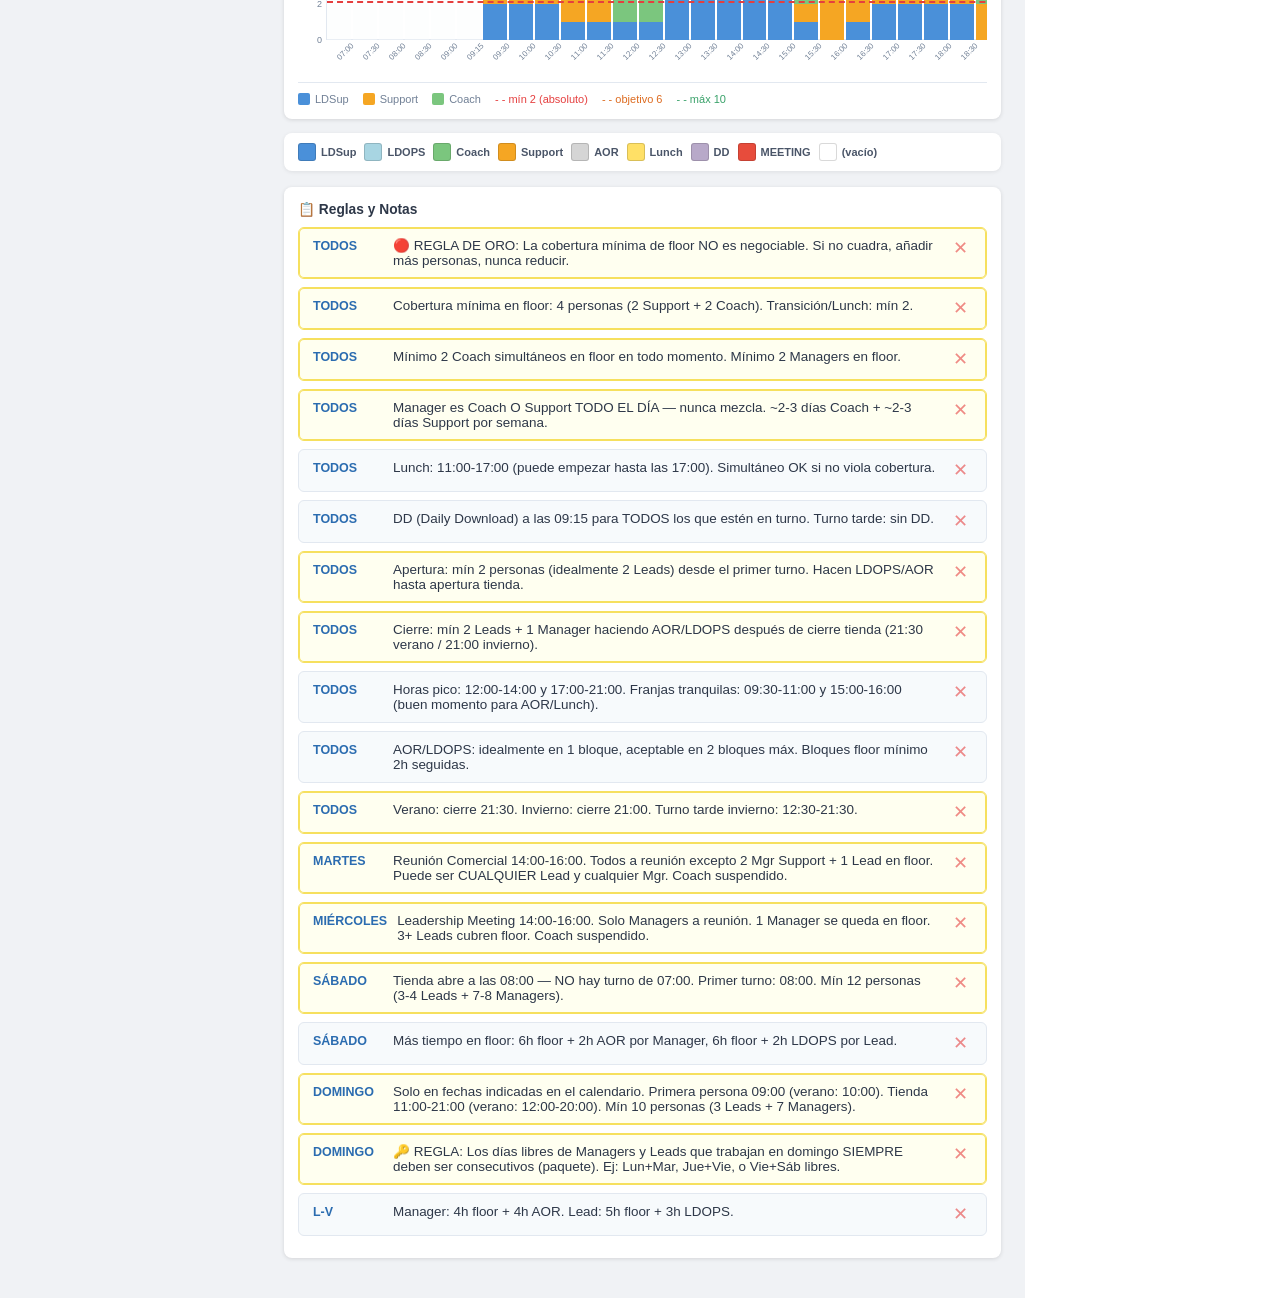
<file: dashboard.html>
<!DOCTYPE html>
<html lang="es" data-theme="light">
<head>
<meta charset="UTF-8">
<meta name="viewport" content="width=device-width, initial-scale=1.0">
<meta name="theme-color" content="#1a1a2e">
<link rel="manifest" href="manifest.webmanifest">
<title>🗓️ Leadership Schedule - Dashboard</title>
<link rel="stylesheet" href="css/ui-tokens.css">
<link rel="stylesheet" href="css/app-shell.css">
<link rel="stylesheet" href="css/nav.css">
<link rel="stylesheet" href="css/styles.css">
</head>
<body>

<!-- ===== APP SHELL ===== -->
<div class="app-shell">

<!-- SIDEBAR -->
<aside class="app-sidebar" id="app-sidebar">
  <div class="sidebar-header">
    <span class="sidebar-logo">📅</span>
    <span class="sidebar-brand">Leadership Schedule</span>
  </div>
  <nav class="sidebar-nav" aria-label="Navegación principal">
    <a class="sidebar-link" href="index.html" data-tooltip="Inicio" title="Inicio">
      <span class="sidebar-icon">🏠</span>
      <span class="sidebar-label">Inicio</span>
    </a>
    <a class="sidebar-link active" href="dashboard.html" data-tooltip="Patrones" title="Patrones" aria-current="page">
      <span class="sidebar-icon">📊</span>
      <span class="sidebar-label">Patrones</span>
    </a>
    <a class="sidebar-link" href="equipo.html" data-tooltip="Equipo" title="Equipo">
      <span class="sidebar-icon">👥</span>
      <span class="sidebar-label">Equipo</span>
    </a>
    <a class="sidebar-link" href="vacaciones.html" data-tooltip="Vacaciones" title="Vacaciones">
      <span class="sidebar-icon">🌴</span>
      <span class="sidebar-label">Vacaciones</span>
    </a>
    <a class="sidebar-link" href="planificador-13w.html" data-tooltip="13 Semanas" title="13 Semanas">
      <span class="sidebar-icon">📅</span>
      <span class="sidebar-label">13 Semanas</span>
    </a>
    <a class="sidebar-link" href="auditor.html" data-tooltip="Auditor" title="Auditor">
      <span class="sidebar-icon">🔍</span>
      <span class="sidebar-label">Auditor</span>
    </a>
    <a class="sidebar-link" href="equity.html" data-tooltip="Equidad" title="Equidad">
      <span class="sidebar-icon">⚖️</span>
      <span class="sidebar-label">Equidad</span>
    </a>
    <a class="sidebar-link" href="ajustes.html" data-tooltip="Ajustes" title="Ajustes">
      <span class="sidebar-icon">⚙️</span>
      <span class="sidebar-label">Ajustes</span>
    </a>
  </nav>
</aside>

<!-- CONTENT COLUMN -->
<div class="app-content">

<!-- TOPBAR -->
<header class="app-topbar">
  <button class="sidebar-toggle" id="sidebar-toggle" aria-label="Colapsar menú" aria-expanded="true" title="Colapsar menú">☰</button>
  <span class="topbar-title" id="subtitle">Patrones de turnos</span>
  <div class="topbar-right">
    <div class="season-toggle">
      <button class="season-btn active" data-season="verano" onclick="switchSeason('verano')">☀️ Verano</button>
      <button class="season-btn" data-season="invierno" onclick="switchSeason('invierno')">❄️ Invierno</button>
    </div>
    <button class="btn-header" id="theme-toggle" onclick="toggleTheme()">🌙 Oscuro</button>
  </div>
</header>
<div class="tabs-bar">
  <div class="tabs">
    <button class="tab-btn active" data-pat="0">Día Normal</button>
    <button class="tab-btn"        data-pat="1">Martes</button>
    <button class="tab-btn"        data-pat="2">Miércoles</button>
    <button class="tab-btn"        data-pat="3">Sábado</button>
    <button class="tab-btn"        data-pat="4">🏪 Domingo</button>

  </div>
  <div class="action-btns">
    <!-- Grupo Edición -->
    <div class="tool-group">
      <button class="btn-add"    onclick="openAddFigure()">➕ Añadir Figura</button>
      <button class="btn-gen"    onclick="openGenerate()">⚙️ Generar Patrón</button>
      <button class="btn-rules"  onclick="openRules()">📋 Reglas</button>
      <button class="btn-import" onclick="openImportPatterns()">📥 Importar</button>
      <button class="btn-replicate" onclick="openReplicatePattern()">📋 Replicar</button>
    </div>
    <!-- Grupo Análisis -->
    <div class="tool-group">
      <button class="btn-alerts" id="alerts-btn" onclick="toggleAlertDrawer()">🔔 Alertas<span id="alerts-badge" class="alert-badge ok">0</span></button>
      <button class="btn-ai" id="btn-ai" onclick="openAIPanel()" title="Análisis inteligente del patrón">🤖 IA Advisor<span id="ai-badge" class="ai-badge" style="display:none"></span></button>
    </div>
    <!-- Grupo Acciones -->
    <div class="tool-group">
      <button class="btn-undo" id="btn-undo" onclick="undo()" disabled title="Deshacer (Ctrl+Z)" aria-label="Deshacer cambio (Ctrl+Z)">↩️</button>
      <button class="btn-redo" id="btn-redo" onclick="redo()" disabled title="Rehacer (Ctrl+Y)" aria-label="Rehacer cambio (Ctrl+Y)">↪️</button>
      <button class="btn-reset" onclick="resetPattern()" title="Resetear patrón">🔄</button>
      <div class="export-dropdown">
        <button class="btn-export export-toggle" onclick="this.parentElement.classList.toggle('open')">⬇️ Exportar ▾</button>
        <div class="export-menu">
          <button onclick="exportCSV(); this.closest('.export-dropdown').classList.remove('open')">⬇️ Exportar CSV</button>
          <button onclick="window.print(); this.closest('.export-dropdown').classList.remove('open')">🖨️ Imprimir</button>
          <button onclick="openDashboardIcalModal(); this.closest('.export-dropdown').classList.remove('open')">📅 Exportar iCal (.ics)</button>
        </div>
      </div>
    </div>
  </div>
</div>


<div id="alert-drawer" class="alert-drawer">
  <div class="alert-drawer-bar" onclick="toggleAlertDrawer()">
    <span id="alert-drawer-summary" class="alert-drawer-summary">✅ Sin alertas — el patrón cumple todas las reglas</span>
    <button class="alert-drawer-toggle" id="alert-drawer-btn">▼</button>
  </div>
  <div id="alert-drawer-list" class="alert-drawer-list"></div>
</div>


<div class="main">
  <div id="quick-stats" class="quick-stats"></div>
  <div id="kpi-cards"></div>
  <div id="schedule-container"></div>
  <div id="kpi-heatmap"></div>
</div>
</div>

<!-- Add Figure Modal -->
<div class="modal-overlay" id="modal-add">
  <div class="modal">
    <h2>➕ Añadir Figura</h2>
    <label>Rol</label>
    <select id="add-role"><option value="Manager">Manager</option><option value="Lead">Lead</option></select>
    <label>Turno</label>
    <select id="add-shift">
      <option value="07:00-16:00">07:00 - 16:00</option>
      <option value="08:00-17:00">08:00 - 17:00</option>
      <option value="09:00-18:00">09:00 - 18:00</option>
      <option value="09:30-18:30">09:30 - 18:30</option>
      <option value="10:00-19:00">10:00 - 19:00</option>
      <option value="10:30-19:30">10:30 - 19:30</option>
      <option value="11:00-20:00">11:00 - 20:00</option>
      <option value="11:30-20:30">11:30 - 20:30</option>
      <option value="12:00-21:00">12:00 - 21:00 (Late invierno)</option>
      <option value="12:30-21:30">12:30 - 21:30 (Invierno)</option>
      <option value="13:00-22:00">13:00 - 22:00 (Verano)</option>
    </select>
    <div class="modal-actions">
      <button class="btn-cancel" onclick="closeModal('modal-add')">Cancelar</button>
      <button class="btn-primary" onclick="addFigure()">Añadir</button>
    </div>
  </div>
</div>

<!-- Generate Pattern Modal -->
<div class="modal-overlay" id="modal-gen">
  <div class="modal">
    <h2>⚙️ Generar Patrón</h2>
    <p style="font-size:.88rem;color:#4a5568;margin-bottom:12px;">
      Se generará automáticamente un patrón respetando los turnos, las reglas de cobertura y las reuniones existentes.
    </p>
    <div class="modal-actions">
      <button class="btn-cancel" onclick="closeModal('modal-gen')">Cancelar</button>
      <button class="btn-primary" onclick="generatePattern()">Generar</button>
    </div>
  </div>
</div>

<!-- Rules Modal -->
<div class="modal-overlay" id="modal-rules">
  <div class="modal">
    <h2>📋 Añadir Regla / Nota</h2>
    <label>Día aplicable</label>
    <select id="rule-day">
      <option value="Todos">Todos los días</option>
      <option value="Lunes">Lunes</option>
      <option value="Martes">Martes</option>
      <option value="Miércoles">Miércoles</option>
      <option value="Jueves">Jueves</option>
      <option value="Viernes">Viernes</option>
      <option value="Sábado">Sábado</option>
    </select>
    <label>Descripción</label>
    <textarea id="rule-text" placeholder="Ej: Reunión comercial de 14:00 a 16:00, todos excepto 2 Mgr Support + 1 Lead en floor"></textarea>
    <div class="cb-row">
      <input type="checkbox" id="rule-highlight">
      <label for="rule-highlight" style="margin:0">Destacar esta regla</label>
    </div>
    <div class="modal-actions">
      <button class="btn-cancel" onclick="closeModal('modal-rules')">Cancelar</button>
      <button class="btn-primary" onclick="addRule()">Añadir Regla</button>
    </div>
  </div>
</div>

<!-- Import Patterns Modal -->
<div class="modal-overlay" id="modal-import">
  <div class="modal">
    <h2>📥 Importar Patrón</h2>
    <p style="font-size:.85rem;color:#4a5568;margin-bottom:12px;">
      Importa un patrón desde un archivo <strong>JSON</strong> o <strong>CSV</strong>.<br>
      El patrón importado reemplazará el patrón actualmente seleccionado.
    </p>
    <label>Seleccionar archivo</label>
    <input type="file" id="import-file-input" accept=".json,.csv" style="margin-bottom:10px;">
    <div id="import-preview" style="display:none;margin-bottom:10px;">
      <p style="font-size:.82rem;color:#2d3748;font-weight:600" id="import-preview-msg"></p>
    </div>
    <div id="import-error" style="display:none;color:#c53030;font-size:.82rem;margin-bottom:8px;"></div>
    <div class="modal-actions">
      <button class="btn-cancel" onclick="closeModal('modal-import')">Cancelar</button>
      <button class="btn-primary" id="btn-import-confirm" onclick="confirmImportPatterns()" disabled>Importar</button>
    </div>
  </div>
</div>

<!-- Replicate Pattern Modal -->
<div class="modal-overlay" id="modal-replicate">
  <div class="modal">
    <h2>📋 Replicar Patrón</h2>
    <p style="font-size:.85rem;color:#4a5568;margin-bottom:12px;">
      Copia el patrón actualmente activo a otra pestaña/patrón.
    </p>
    <label>Patrón de destino</label>
    <select id="replicate-target-select" style="margin-bottom:16px;">
      <option value="0">Día Normal</option>
      <option value="1">Martes</option>
      <option value="2">Miércoles</option>
      <option value="3">Sábado</option>
      <option value="4">🏪 Domingo</option>
    </select>
    <div class="modal-actions">
      <button class="btn-cancel" onclick="closeModal('modal-replicate')">Cancelar</button>
      <button class="btn-primary" onclick="confirmReplicatePattern()">Replicar</button>
    </div>
  </div>
</div>

<!-- Coverage chart tooltip (global, reused across renders) -->
<div class="chart-tooltip-box" id="chart-tooltip-box"></div>

<!-- Person Drill-down Modal -->
<div class="modal-overlay" id="modal-person-drill" role="dialog" aria-modal="true" aria-labelledby="pd-modal-title" onclick="if(event.target===this)closePersonDrilldown()">
  <div class="modal modal-person-drill-inner">
    <div class="modal-person-drill-topbar">
      <h2 id="pd-modal-title">👤 Detalle de persona</h2>
      <button class="btn-secondary" style="font-size:.8rem;padding:4px 10px;margin-right:6px" onclick="openDrillIcalExport()" title="Exportar turnos al calendario (.ics)">📅 Exportar iCal</button>
      <button class="pd-close-btn" onclick="closePersonDrilldown()" aria-label="Cerrar detalle">✕</button>
    </div>
    <div class="person-drill-body"></div>
  </div>
</div>

<!-- Team Management Modal -->
<div class="modal-overlay" id="modal-team" onclick="if(event.target===this)closeTeamModal()">
  <div class="modal team-modal">
    <h2>👥 Equipo de Liderazgo</h2>
    <div id="team-modal-body"></div>
    <div class="modal-actions">
      <button class="btn-cancel" onclick="closeTeamModal()">Cancelar</button>
      <button class="btn-primary" onclick="saveTeamModal()">💾 Guardar</button>
    </div>
  </div>
</div>

<script src="js/config.js"></script>
<script src="js/app.js"></script>
<script src="js/kpis.js"></script>
<script src="js/person-drill.js"></script>
<script src="js/equity-tracker.js"></script>
<script src="js/real-day.js"></script>
<script src="js/command-palette.js"></script>
<script>
/* Cierra el dropdown de exportar al hacer clic fuera */
document.addEventListener('click', function(e) {
  if (!e.target.closest('.export-dropdown')) {
    document.querySelectorAll('.export-dropdown.open').forEach(function(el) {
      el.classList.remove('open');
    });
  }
});
</script>
<div class="footer">Leadership Schedule Dashboard · v3.0</div>
<div id="undo-toast" class="undo-toast"></div>

<!-- AI Advisor Panel -->
<div id="ai-panel-overlay" class="ai-panel-overlay" onclick="closeAIPanel()"></div>
<div id="ai-panel" class="ai-panel" role="dialog" aria-label="IA Advisor">
  <div class="ai-panel-header">
    <span class="ai-panel-title">🤖 IA Advisor</span>
    <span id="ai-panel-badge" class="ai-badge" style="display:none"></span>
    <button class="ai-panel-close" onclick="closeAIPanel()" title="Cerrar">✕</button>
  </div>
  <div class="ai-tabs" id="ai-tabs">
    <button class="ai-tab active" data-level="tactical"  onclick="switchAITab('tactical')">🔧 Táctico<span class="ai-tab-count" id="tab-count-tactical">0</span></button>
    <button class="ai-tab"        data-level="strategic" onclick="switchAITab('strategic')">🧠 Estratégico<span class="ai-tab-count" id="tab-count-strategic">0</span></button>
    <button class="ai-tab"        data-level="rules"     onclick="switchAITab('rules')">💡 Reglas<span class="ai-tab-count" id="tab-count-rules">0</span></button>
  </div>
  <div class="ai-panel-body" id="ai-panel-body">
    <div class="ai-loading">⏳ Analizando patrón…</div>
  </div>
  <div class="ai-panel-actions">
    <button class="ai-apply-all-btn" id="ai-apply-all-btn" onclick="applyAllSafe()" disabled>⚡ Aplicar todas las seguras</button>
    <button class="ai-rerun-btn" onclick="triggerAIAnalysis()">🔄 Re-analizar</button>
  </div>
</div>

<!-- AI Preview Banner -->
<div id="ai-preview-banner">
  <span id="ai-preview-msg">Previsualizando sugerencia</span>
  <button onclick="confirmAIPreview()">✅ Aplicar</button>
  <button onclick="cancelAIPreview()">❌ Cancelar</button>
</div>
<script src="js/pwa.js"></script>
<script src="js/ical-export.js"></script>
<script>
/* ===== iCal Export — Dashboard integration ===== */

// Context for drill-down iCal: set by openPersonDrilldown() in person-drill.js
window._drillIcalCtx = null;

// Called when the 📅 button is clicked in the person drill-down modal
function openDrillIcalExport() {
  var ctx = window._drillIcalCtx;
  if (!ctx) return;
  var personName = ctx.displayName || ctx.role || 'Persona';
  var personId   = ctx.assignedId  || ('row-' + ctx.patIdx + '-' + ctx.rowIdx);

  openICalModal({
    title:      '📅 Exportar iCal — ' + personName,
    personName: personName,
    show13w:    false,
    showPersons: false,
    onDownload: function(opts) {
      var range = getICalDateRange(opts.range, opts.dateFrom, opts.dateTo);
      var days  = _buildDashboardRowDays(ctx, range.from, range.to);
      var events = personScheduleToEvents({
        personId:   personId,
        personName: personName,
        role:       ctx.role || 'Manager',
        days:       days,
      }, {
        season:          localStorage.getItem('schedule_season') || 'verano',
        includeDaysOff:  opts.includeDaysOff,
        includeLunch:    opts.includeLunch,
        includeMeetings: opts.includeMeetings,
        includeDD:       opts.includeDD,
        alarmMinutes:    opts.alarmMinutes,
      });
      var ics = buildICS(events, opts.calName);
      downloadICS(ics, 'schedule-' + nameToSlug(personName) + '-' + todayISO() + '.ics');
    },
  });
}

// Called from the Exportar dropdown (no specific person; exports all patterns)
function openDashboardIcalModal() {
  openICalModal({
    title:       '📅 Exportar iCal — Patrón semanal',
    personName:  null,
    show13w:     false,
    showPersons: false,
    onDownload: function(opts) {
      var range = getICalDateRange(opts.range, opts.dateFrom, opts.dateTo);
      var allEvents = [];
      // Export all assigned persons across all patterns
      var exported = new Set();
      for (var pi = 0; pi < currentState.length; pi++) {
        var rows = currentState[pi];
        if (!rows) continue;
        for (var ri = 0; ri < rows.length; ri++) {
          var row = rows[ri];
          var pid = row.assignedId || ('pat' + pi + '-row' + ri);
          if (exported.has(pid)) continue;
          exported.add(pid);
          var displayName = row.role;
          if (row.assignedId && typeof teamData !== 'undefined') {
            var members = row.role === 'Lead' ? teamData.leads : teamData.managers;
            var member = members && members.find(function(m) { return m.id === row.assignedId; });
            if (member) displayName = member.name || member.shortName || row.role;
          }
          var ctx2 = { patIdx: pi, rowIdx: ri, row: row, role: row.role, displayName: displayName, assignedId: row.assignedId };
          var days = _buildDashboardRowDays(ctx2, range.from, range.to);
          var evs = personScheduleToEvents({
            personId:   pid,
            personName: displayName,
            role:       row.role || 'Manager',
            days:       days,
          }, {
            season:          localStorage.getItem('schedule_season') || 'verano',
            includeDaysOff:  opts.includeDaysOff,
            includeLunch:    opts.includeLunch,
            includeMeetings: opts.includeMeetings,
            includeDD:       opts.includeDD,
            alarmMinutes:    opts.alarmMinutes,
          });
          allEvents = allEvents.concat(evs);
        }
      }
      var ics = buildICS(allEvents, opts.calName);
      downloadICS(ics, 'schedule-patron-' + todayISO() + '.ics');
    },
  });
}

/**
 * Builds day objects for a dashboard row, repeated across weeks in the date range.
 * Maps WEEK_DAYS → patterns → actual calendar dates.
 */
function _buildDashboardRowDays(ctx, from, to) {
  var row    = ctx.row || currentState[ctx.patIdx][ctx.rowIdx];
  var days   = [];
  var season = localStorage.getItem('schedule_season') || 'verano';

  // Determine Monday of the 'from' week
  var startMon = new Date(from);
  var dow = startMon.getDay() || 7;
  startMon.setDate(startMon.getDate() - dow + 1);
  startMon.setHours(0, 0, 0, 0);

  // Iterate weeks
  var curMon = new Date(startMon);
  var toEnd = new Date(to);
  toEnd.setHours(23, 59, 59, 999);

  while (curMon <= toEnd) {
    // WEEK_DAYS: [Lunes, Martes, Miércoles, Jueves, Viernes, Sábado]
    // DAY_PATTERN_IDX: [0, 1, 2, 0, 0, 3]
    for (var di = 0; di < 6; di++) {
      var cellDate = new Date(curMon);
      cellDate.setDate(curMon.getDate() + di);
      if (cellDate < from || cellDate > toEnd) continue;

      var patIdx = (typeof DAY_PATTERN_IDX !== 'undefined') ? DAY_PATTERN_IDX[di] : 0;
      var rowForDay = currentState[patIdx] && currentState[patIdx][ctx.rowIdx];
      if (!rowForDay) rowForDay = row;

      var dateISO = cellDate.getFullYear() + '-' +
        String(cellDate.getMonth() + 1).padStart(2, '0') + '-' +
        String(cellDate.getDate()).padStart(2, '0');

      // Build activities from slot data
      var activities = [];
      if (typeof TIME_SLOTS !== 'undefined' && typeof shiftIndices !== 'undefined' && rowForDay.acts) {
        var si_ei = shiftIndices(rowForDay.shift);
        var si = si_ei[0], ei = si_ei[1];
        var segStart = null, segAct = null;
        for (var c = si; c <= ei; c++) {
          var act = c < ei ? (rowForDay.acts[c] || '') : null;
          if (act !== segAct) {
            if (segAct && segStart !== null) {
              var startT = TIME_SLOTS[segStart];
              var endT   = c < TIME_SLOTS.length ? TIME_SLOTS[c] : TIME_SLOTS[TIME_SLOTS.length - 1];
              if (startT && endT) activities.push(startT + '-' + endT + ' ' + segAct);
            }
            segStart = c;
            segAct   = act;
          }
        }
      }

      days.push({
        date:       dateISO,
        shift:      rowForDay.shift || '',
        dayLabel:   (typeof WEEK_DAYS !== 'undefined') ? WEEK_DAYS[di] : '',
        activities: activities.length ? activities : undefined,
      });
    }
    curMon.setDate(curMon.getDate() + 7);
  }

  return days;
}
</script>

<script src="js/app-shell.js"></script>
</div><!-- /.app-content -->
</div><!-- /.app-shell -->
</file>
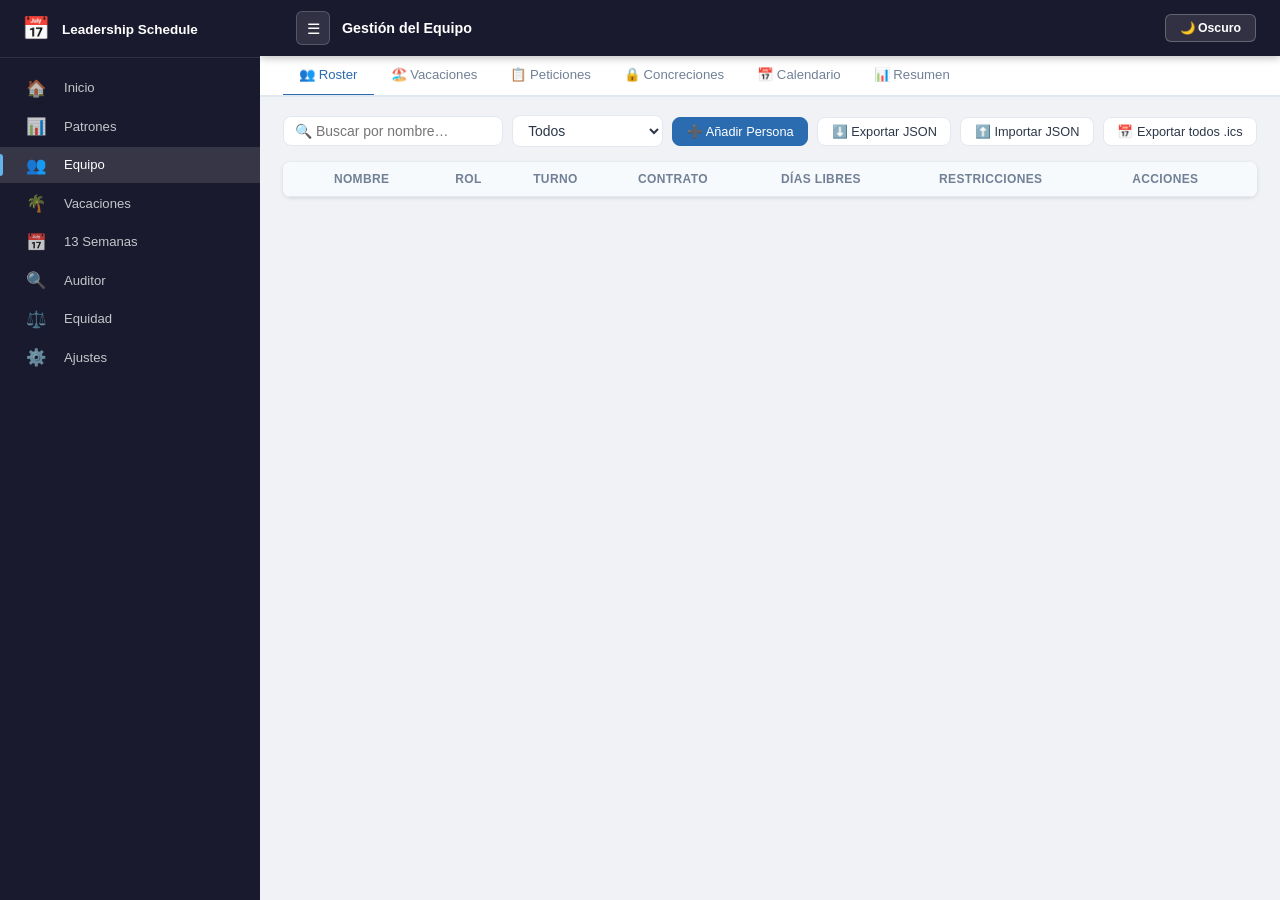
<file: equipo.html>
<!DOCTYPE html>
<html lang="es" data-theme="light">
<head>
<meta charset="UTF-8">
<meta name="viewport" content="width=device-width, initial-scale=1.0">
<meta name="theme-color" content="#1a1a2e">
<link rel="manifest" href="manifest.webmanifest">
<title>Gestión del Equipo · Leadership Schedule</title>
<style>
/* ===== CSS VARIABLES ===== */
:root {
  --primary: #1a1a2e;
  --primary-light: #16213e;
  --accent: #2b6cb0;
  --accent-light: #bee3f8;
  --surface: #fff;
  --surface-alt: #f7fafc;
  --bg: #f0f2f5;
  --border: #e2e8f0;
  --text: #2d3748;
  --text-muted: #718096;
  --text-light: #a0aec0;
  --green: #276749;
  --red: #e53e3e;
  --orange: #dd6b20;
  --yellow: #d69e2e;
  --radius: 8px;
  --shadow: 0 1px 4px rgba(0,0,0,0.12);
}
[data-theme="dark"] {
  --primary: #0d0d1a;
  --primary-light: #0a0f1e;
  --surface: #1a202c;
  --surface-alt: #2d3748;
  --bg: #171923;
  --border: #4a5568;
  --text: #e2e8f0;
  --text-muted: #a0aec0;
  --text-light: #718096;
}

/* ===== RESET & BASE ===== */
*, *::before, *::after { box-sizing: border-box; margin: 0; padding: 0; }
html { font-size: 15px; }
body {
  font-family: -apple-system, BlinkMacSystemFont, 'Segoe UI', Roboto, sans-serif;
  background: var(--bg);
  color: var(--text);
  min-height: 100vh;
  transition: background 0.2s, color 0.2s;
}
input, select, textarea, button {
  font-family: inherit;
  font-size: 0.93rem;
  color: var(--text);
}
button { cursor: pointer; }
a { color: var(--accent); text-decoration: none; }

/* ===== HEADER ===== */
.site-header {
  background: var(--primary);
  color: #fff;
  padding: 0 1.5rem;
  display: flex;
  align-items: center;
  gap: 1rem;
  height: 56px;
  position: sticky;
  top: 0;
  z-index: 100;
  box-shadow: 0 2px 8px rgba(0,0,0,0.25);
}
.site-header h1 { font-size: 1.15rem; font-weight: 700; display: flex; align-items: center; gap: 0.4rem; }
.site-header .subtitle { font-size: 0.82rem; color: rgba(255,255,255,0.65); margin-left: 0.5rem; }
.header-actions { margin-left: auto; display: flex; gap: 0.5rem; align-items: center; }
.btn-header {
  background: rgba(255,255,255,0.12);
  border: 1px solid rgba(255,255,255,0.2);
  color: #fff;
  padding: 0.3rem 0.8rem;
  border-radius: var(--radius);
  font-size: 0.82rem;
  transition: background 0.15s;
}
.btn-header:hover { background: rgba(255,255,255,0.22); }

/* ===== SITE NAV ===== */
.site-nav { background: var(--surface); border-bottom: 1px solid var(--border); padding: 0 1rem; display: flex; gap: 0.25rem; overflow-x: auto; scrollbar-width: none; }
.site-nav::-webkit-scrollbar { display: none; }
.nav-btn { display: inline-flex; align-items: center; padding: 0.5rem 0.9rem; font-size: 0.82rem; color: var(--text-muted); text-decoration: none; border-bottom: 2px solid transparent; white-space: nowrap; transition: color 0.15s, border-color 0.15s; }
.nav-btn:hover { color: var(--text); }
.nav-btn.active { color: var(--accent); border-bottom-color: var(--accent); font-weight: 600; }

/* ===== TABS ===== */
.tab-nav {
  background: var(--surface);
  border-bottom: 2px solid var(--border);
  padding: 0 1.5rem;
  display: flex;
  gap: 0;
  overflow-x: auto;
  scrollbar-width: none;
}
.tab-nav::-webkit-scrollbar { display: none; }
.tab-btn {
  background: none;
  border: none;
  border-bottom: 3px solid transparent;
  margin-bottom: -2px;
  padding: 0.75rem 1.1rem;
  font-size: 0.88rem;
  font-weight: 500;
  color: var(--text-muted);
  display: flex;
  align-items: center;
  gap: 0.35rem;
  white-space: nowrap;
  transition: color 0.15s, border-color 0.15s;
}
.tab-btn:hover { color: var(--text); }
.tab-btn.active { color: var(--accent); border-bottom-color: var(--accent); }
.badge {
  background: var(--red);
  color: #fff;
  border-radius: 999px;
  font-size: 0.7rem;
  font-weight: 700;
  padding: 1px 6px;
  min-width: 18px;
  text-align: center;
}
.badge-blue { background: var(--accent); }

/* ===== MAIN CONTENT ===== */
.main { padding: 1.25rem 1.5rem; max-width: 1400px; margin: 0 auto; }
.tab-panel { display: none; }
.tab-panel.active { display: block; }

/* ===== SUB-TABS ===== */
.subtab-nav {
  display: flex;
  gap: 0.5rem;
  margin-bottom: 1rem;
  border-bottom: 1px solid var(--border);
  padding-bottom: 0.5rem;
}
.subtab-btn {
  background: none;
  border: 1px solid transparent;
  border-radius: var(--radius);
  padding: 0.35rem 0.85rem;
  font-size: 0.85rem;
  color: var(--text-muted);
  transition: all 0.15s;
}
.subtab-btn:hover { background: var(--surface-alt); color: var(--text); }
.subtab-btn.active {
  background: var(--accent);
  color: #fff;
  border-color: var(--accent);
}

/* ===== TOOLBAR ===== */
.toolbar {
  display: flex;
  align-items: center;
  gap: 0.6rem;
  margin-bottom: 1rem;
  flex-wrap: wrap;
}
.search-input {
  padding: 0.4rem 0.75rem;
  border: 1px solid var(--border);
  border-radius: var(--radius);
  background: var(--surface);
  color: var(--text);
  width: 220px;
  transition: border-color 0.15s;
}
.search-input:focus { outline: none; border-color: var(--accent); }
.select-filter {
  padding: 0.4rem 0.75rem;
  border: 1px solid var(--border);
  border-radius: var(--radius);
  background: var(--surface);
  color: var(--text);
  cursor: pointer;
}
.btn {
  padding: 0.4rem 0.9rem;
  border-radius: var(--radius);
  border: 1px solid transparent;
  font-size: 0.85rem;
  font-weight: 500;
  transition: all 0.15s;
  display: inline-flex;
  align-items: center;
  gap: 0.3rem;
}
.btn-primary { background: var(--accent); color: #fff; border-color: var(--accent); }
.btn-primary:hover { background: #2558a0; border-color: #2558a0; }
.btn-secondary {
  background: var(--surface);
  color: var(--text);
  border-color: var(--border);
}
.btn-secondary:hover { background: var(--surface-alt); }
.btn-danger { background: var(--red); color: #fff; border-color: var(--red); }
.btn-danger:hover { background: #c53030; }
.btn-sm { padding: 0.25rem 0.6rem; font-size: 0.8rem; }
.btn-icon { padding: 0.3rem 0.5rem; font-size: 0.85rem; }

/* ===== TABLE ===== */
.table-wrap { overflow-x: auto; border-radius: var(--radius); box-shadow: var(--shadow); }
table {
  width: 100%;
  border-collapse: collapse;
  background: var(--surface);
  font-size: 0.87rem;
}
thead th {
  background: var(--surface-alt);
  padding: 0.65rem 0.85rem;
  text-align: left;
  font-weight: 600;
  font-size: 0.8rem;
  text-transform: uppercase;
  letter-spacing: 0.03em;
  color: var(--text-muted);
  border-bottom: 1px solid var(--border);
  white-space: nowrap;
}
tbody td {
  padding: 0.6rem 0.85rem;
  border-bottom: 1px solid var(--border);
  vertical-align: middle;
}
tbody tr:last-child td { border-bottom: none; }
tbody tr:hover { background: var(--surface-alt); }

/* ===== AVATAR ===== */
.avatar {
  width: 34px;
  height: 34px;
  border-radius: 50%;
  display: inline-flex;
  align-items: center;
  justify-content: center;
  font-size: 0.78rem;
  font-weight: 700;
  color: #fff;
  flex-shrink: 0;
}
.avatar-lead { background: var(--green); }
.avatar-manager { background: var(--orange); }

/* ===== BADGES ===== */
.role-badge {
  display: inline-block;
  padding: 2px 8px;
  border-radius: 999px;
  font-size: 0.75rem;
  font-weight: 600;
}
.role-lead { background: #c6f6d5; color: var(--green); }
.role-manager { background: #feebc8; color: var(--orange); }
.role-sm { background: #bee3f8; color: #2b6cb0; }
.role-sl { background: #e9d8fd; color: #6b46c1; }
[data-theme="dark"] .role-lead { background: #1c4532; color: #68d391; }
[data-theme="dark"] .role-manager { background: #4a2c0a; color: #f6ad55; }
[data-theme="dark"] .role-sm { background: #1a365d; color: #90cdf4; }
[data-theme="dark"] .role-sl { background: #44337a; color: #d6bcfa; }

.status-badge {
  display: inline-flex;
  align-items: center;
  gap: 0.2rem;
  padding: 2px 8px;
  border-radius: 999px;
  font-size: 0.75rem;
  font-weight: 600;
}
.status-approved { background: #c6f6d5; color: var(--green); }
.status-pending { background: #fefcbf; color: var(--yellow); }
.status-rejected { background: #fed7d7; color: var(--red); }
.status-confirmed { background: var(--accent-light); color: var(--accent); }
[data-theme="dark"] .status-approved { background: #1c4532; color: #68d391; }
[data-theme="dark"] .status-pending { background: #3d2f00; color: #f6e05e; }
[data-theme="dark"] .status-rejected { background: #4a1010; color: #fc8181; }
[data-theme="dark"] .status-confirmed { background: #1a365d; color: #90cdf4; }

/* ===== CARDS / STATS ===== */
.stats-row {
  display: flex;
  gap: 1rem;
  flex-wrap: wrap;
  margin-bottom: 1.25rem;
}
.stat-card {
  background: var(--surface);
  border: 1px solid var(--border);
  border-radius: var(--radius);
  padding: 1rem 1.25rem;
  flex: 1 1 130px;
  box-shadow: var(--shadow);
}
.stat-card .stat-icon { font-size: 1.4rem; margin-bottom: 0.3rem; }
.stat-card .stat-value { font-size: 1.7rem; font-weight: 700; color: var(--accent); }
.stat-card .stat-label { font-size: 0.78rem; color: var(--text-muted); margin-top: 0.1rem; }

/* ===== MODAL ===== */
#modal-overlay {
  display: none;
  position: fixed;
  inset: 0;
  background: rgba(0,0,0,0.55);
  z-index: 1000;
  align-items: flex-start;
  justify-content: center;
  padding: 1rem;
  overflow-y: auto;
}
#modal-overlay.open { display: flex; }
#modal-content {
  background: var(--surface);
  border-radius: 10px;
  padding: 1.5rem;
  max-width: 680px;
  width: 100%;
  margin: auto;
  box-shadow: 0 8px 40px rgba(0,0,0,0.3);
  position: relative;
}
.modal-header {
  display: flex;
  align-items: center;
  justify-content: space-between;
  margin-bottom: 1.25rem;
  padding-bottom: 0.75rem;
  border-bottom: 1px solid var(--border);
}
.modal-header h2 { font-size: 1.05rem; font-weight: 700; }
.modal-close {
  background: none;
  border: none;
  font-size: 1.3rem;
  color: var(--text-muted);
  line-height: 1;
  padding: 0.1rem 0.3rem;
}
.modal-close:hover { color: var(--text); }
.modal-section { margin-bottom: 1.2rem; }
.modal-section-title {
  font-size: 0.78rem;
  font-weight: 700;
  text-transform: uppercase;
  letter-spacing: 0.05em;
  color: var(--text-muted);
  margin-bottom: 0.65rem;
  padding-bottom: 0.3rem;
  border-bottom: 1px solid var(--border);
}
.form-row { display: flex; gap: 0.75rem; flex-wrap: wrap; margin-bottom: 0.65rem; }
.form-group { display: flex; flex-direction: column; gap: 0.25rem; flex: 1 1 180px; }
.form-group label { font-size: 0.8rem; font-weight: 500; color: var(--text-muted); }
.form-group input,
.form-group select,
.form-group textarea {
  padding: 0.4rem 0.65rem;
  border: 1px solid var(--border);
  border-radius: calc(var(--radius) - 2px);
  background: var(--surface);
  color: var(--text);
  width: 100%;
  transition: border-color 0.15s;
}
.form-group input:focus,
.form-group select:focus,
.form-group textarea:focus { outline: none; border-color: var(--accent); }
.form-group textarea { resize: vertical; min-height: 68px; }
.modal-footer {
  display: flex;
  justify-content: flex-end;
  gap: 0.65rem;
  margin-top: 1.25rem;
  padding-top: 0.75rem;
  border-top: 1px solid var(--border);
}
.checkbox-group { display: flex; flex-wrap: wrap; gap: 0.5rem; margin-top: 0.25rem; }
.checkbox-item { display: flex; align-items: center; gap: 0.3rem; font-size: 0.83rem; }
.checkbox-item input[type=checkbox] { cursor: pointer; }

/* ===== RESTRICTION BUILDER ===== */
.restriction-list { display: flex; flex-direction: column; gap: 0.5rem; margin-bottom: 0.5rem; }
.restriction-item {
  border: 1px solid var(--border);
  border-radius: var(--radius);
  padding: 0.65rem 0.75rem;
  background: var(--surface-alt);
  position: relative;
}
.restriction-item .rm-btn {
  position: absolute;
  top: 0.4rem;
  right: 0.4rem;
  background: none;
  border: none;
  color: var(--red);
  font-size: 0.9rem;
  cursor: pointer;
}

/* ===== CALENDAR ===== */
.cal-header {
  display: flex;
  align-items: center;
  justify-content: space-between;
  margin-bottom: 0.75rem;
}
.cal-header h3 { font-size: 1rem; font-weight: 600; }
.cal-grid {
  display: grid;
  grid-template-columns: repeat(7, 1fr);
  gap: 3px;
}
.cal-day-label {
  text-align: center;
  font-size: 0.75rem;
  font-weight: 700;
  color: var(--text-muted);
  padding: 0.3rem;
  text-transform: uppercase;
}
.cal-cell {
  background: var(--surface);
  border: 1px solid var(--border);
  border-radius: 5px;
  min-height: 72px;
  padding: 0.3rem;
  font-size: 0.78rem;
}
.cal-cell.today { border-color: var(--accent); border-width: 2px; }
.cal-cell.other-month { background: var(--bg); opacity: 0.6; }
.cal-cell .day-num {
  font-weight: 600;
  font-size: 0.82rem;
  margin-bottom: 0.2rem;
  color: var(--text-muted);
}
.cal-cell.today .day-num { color: var(--accent); font-weight: 800; }
.abs-dot {
  display: inline-flex;
  align-items: center;
  justify-content: center;
  width: 20px;
  height: 20px;
  border-radius: 50%;
  font-size: 0.62rem;
  font-weight: 700;
  color: #fff;
  margin: 1px;
}
.dot-vacation { background: var(--green); }
.dot-sick { background: var(--red); }
.dot-personal { background: var(--text-muted); }
.dot-training { background: var(--accent); }

/* ===== ANNUAL CALENDAR ===== */
.week-row {
  display: flex;
  align-items: center;
  gap: 0.75rem;
  padding: 0.5rem 0.75rem;
  border: 1px solid var(--border);
  border-radius: var(--radius);
  background: var(--surface);
  margin-bottom: 4px;
  cursor: pointer;
  transition: background 0.12s;
}
.week-row:hover { background: var(--surface-alt); }
.week-label { font-size: 0.82rem; font-weight: 600; min-width: 130px; }
.coverage-bar-wrap { flex: 1; background: var(--bg); border-radius: 999px; height: 8px; overflow: hidden; max-width: 180px; }
.coverage-bar { height: 100%; border-radius: 999px; transition: width 0.3s; }
.coverage-green { background: #48bb78; }
.coverage-yellow { background: #ecc94b; }
.coverage-red { background: var(--red); }
.coverage-label { font-size: 0.78rem; color: var(--text-muted); min-width: 80px; }
.absent-chips { display: flex; flex-wrap: wrap; gap: 3px; flex: 1; }
.absent-chip {
  background: var(--surface-alt);
  border: 1px solid var(--border);
  border-radius: 3px;
  font-size: 0.72rem;
  padding: 1px 5px;
  color: var(--text-muted);
}
.week-detail {
  display: none;
  padding: 0.6rem 0.75rem;
  background: var(--surface-alt);
  border: 1px solid var(--border);
  border-top: none;
  border-radius: 0 0 var(--radius) var(--radius);
  margin-top: -4px;
  margin-bottom: 4px;
}
.week-detail.open { display: flex; flex-wrap: wrap; gap: 0.4rem; }
.week-person-chip {
  display: inline-flex;
  align-items: center;
  gap: 0.2rem;
  font-size: 0.8rem;
  padding: 2px 8px;
  border-radius: 999px;
  border: 1px solid var(--border);
  background: var(--surface);
}

/* ===== MATRIX ===== */
.matrix-libre { color: var(--text-light); font-size: 0.75rem; font-style: italic; }
td.libre-cell { background: var(--surface-alt); }

/* ===== PROGRESS BAR ===== */
.vac-bar { height: 6px; background: var(--bg); border-radius: 999px; margin-top: 4px; overflow: hidden; }
.vac-bar-fill { height: 100%; border-radius: 999px; background: var(--accent); }

/* ===== VACACIONES READ-ONLY BANNER ===== */
.vac-readonly-banner {
  background: #ebf8ff;
  border: 1px solid #bee3f8;
  border-radius: 6px;
  padding: 10px 16px;
  margin-bottom: 12px;
  font-size: 0.87rem;
  font-weight: 600;
  color: #2c5282;
}
.vac-readonly-banner a { color: var(--accent); text-decoration: underline; }
[data-theme="dark"] .vac-readonly-banner { background: #1a365d; border-color: #2b6cb0; color: #bee3f8; }

/* ===== FICHA (READ-ONLY VIEW) ===== */
.ficha-grid { display: grid; grid-template-columns: 1fr 1fr; gap: 0.75rem 1.5rem; }
.ficha-item label { font-size: 0.75rem; font-weight: 600; color: var(--text-muted); text-transform: uppercase; }
.ficha-item p { font-size: 0.9rem; margin-top: 0.1rem; }
.ficha-section { margin-bottom: 1rem; }
.ficha-section h4 {
  font-size: 0.78rem;
  font-weight: 700;
  text-transform: uppercase;
  letter-spacing: 0.04em;
  color: var(--text-muted);
  border-bottom: 1px solid var(--border);
  padding-bottom: 0.3rem;
  margin-bottom: 0.6rem;
}
.ficha-abs-list, .ficha-req-list { display: flex; flex-direction: column; gap: 0.35rem; }
.ficha-abs-item {
  display: flex;
  align-items: center;
  gap: 0.5rem;
  font-size: 0.83rem;
  background: var(--surface-alt);
  border-radius: var(--radius);
  padding: 0.3rem 0.65rem;
}

/* ===== EMPTY STATE ===== */
.empty-state {
  text-align: center;
  padding: 2.5rem 1rem;
  color: var(--text-muted);
}
.empty-state .empty-icon { font-size: 2.5rem; margin-bottom: 0.5rem; }
.empty-state p { font-size: 0.9rem; }

/* ===== MISC ===== */
.text-muted { color: var(--text-muted); }
.text-sm { font-size: 0.8rem; }
.ml-auto { margin-left: auto; }
.flex { display: flex; }
.items-center { align-items: center; }
.gap-1 { gap: 0.35rem; }
hr.divider { border: none; border-top: 1px solid var(--border); margin: 0.75rem 0; }
.info-chip {
  display: inline-block;
  background: var(--surface-alt);
  border: 1px solid var(--border);
  border-radius: 4px;
  font-size: 0.75rem;
  padding: 1px 6px;
  color: var(--text-muted);
  margin: 1px;
}

/* ===== CONCRECIONES ===== */
.priority-badge {
  display: inline-flex;
  align-items: center;
  gap: 0.2rem;
  padding: 2px 8px;
  border-radius: 999px;
  font-size: 0.75rem;
  font-weight: 600;
}
.priority-mandatory { background: #fed7d7; color: #c53030; }
.priority-important { background: #feebc8; color: #c05621; }
.priority-preference { background: #fefcbf; color: #b7791f; }
[data-theme="dark"] .priority-mandatory  { background: #4a1010; color: #fc8181; }
[data-theme="dark"] .priority-important  { background: #4a2c0a; color: #f6ad55; }
[data-theme="dark"] .priority-preference { background: #3d2f00; color: #f6e05e; }

.type-badge {
  display: inline-block;
  background: var(--surface-alt);
  border: 1px solid var(--border);
  border-radius: 4px;
  font-size: 0.75rem;
  padding: 1px 7px;
  color: var(--text-muted);
}

/* Toggle switch */
.toggle-wrap {
  display: inline-flex;
  align-items: center;
  gap: 0.4rem;
  cursor: pointer;
  user-select: none;
}
.toggle-track {
  position: relative;
  width: 36px;
  height: 20px;
  background: var(--border);
  border-radius: 999px;
  transition: background 0.2s;
}
.toggle-track.on { background: var(--accent); }
.toggle-thumb {
  position: absolute;
  top: 2px; left: 2px;
  width: 16px; height: 16px;
  background: #fff;
  border-radius: 50%;
  transition: left 0.2s;
  box-shadow: 0 1px 3px rgba(0,0,0,0.2);
}
.toggle-track.on .toggle-thumb { left: 18px; }

/* Dynamic form rows inside modal */
.conc-dynamic-fields { margin-top: 0.75rem; }
.day-grid {
  display: grid;
  grid-template-columns: repeat(7, 1fr);
  gap: 0.4rem;
  margin-top: 0.25rem;
}
.day-grid-label {
  text-align: center;
  font-size: 0.75rem;
  font-weight: 700;
  color: var(--text-muted);
  padding: 0.2rem 0;
}
.day-grid-input {
  padding: 0.3rem 0.35rem;
  border: 1px solid var(--border);
  border-radius: calc(var(--radius) - 2px);
  background: var(--surface);
  color: var(--text);
  width: 100%;
  font-size: 0.78rem;
  text-align: center;
}
.day-grid-input:focus { outline: none; border-color: var(--accent); }

/* ===== TOAST ===== */
#eq-toast {
  position: fixed;
  bottom: 24px;
  right: 24px;
  z-index: 9999;
  display: flex;
  flex-direction: column;
  gap: 6px;
  pointer-events: none;
}
.eq-toast-item {
  padding: 10px 18px;
  border-radius: var(--radius);
  font-size: 0.85rem;
  font-weight: 600;
  color: #fff;
  box-shadow: var(--shadow);
  opacity: 0;
  transform: translateY(10px);
  transition: opacity 0.25s, transform 0.25s;
  pointer-events: none;
}
.eq-toast-item.show { opacity: 1; transform: translateY(0); }
.eq-toast-item.toast-ok   { background: #276749; }
.eq-toast-item.toast-err  { background: #c53030; }
.eq-toast-item.toast-info { background: var(--accent); }
</style>
<link rel="stylesheet" href="css/ui-tokens.css">
<link rel="stylesheet" href="css/app-shell.css">
<link rel="stylesheet" href="css/nav.css">
</head>
<body>

<!-- ===== APP SHELL ===== -->
<div class="app-shell">

<!-- SIDEBAR -->
<aside class="app-sidebar" id="app-sidebar">
  <div class="sidebar-header">
    <span class="sidebar-logo">📅</span>
    <span class="sidebar-brand">Leadership Schedule</span>
  </div>
  <nav class="sidebar-nav" aria-label="Navegación principal">
    <a class="sidebar-link" href="index.html" data-tooltip="Inicio" title="Inicio">
      <span class="sidebar-icon">🏠</span>
      <span class="sidebar-label">Inicio</span>
    </a>
    <a class="sidebar-link" href="dashboard.html" data-tooltip="Patrones" title="Patrones">
      <span class="sidebar-icon">📊</span>
      <span class="sidebar-label">Patrones</span>
    </a>
    <a class="sidebar-link active" href="equipo.html" aria-current="page" data-tooltip="Equipo" title="Equipo">
      <span class="sidebar-icon">👥</span>
      <span class="sidebar-label">Equipo</span>
    </a>
    <a class="sidebar-link" href="vacaciones.html" data-tooltip="Vacaciones" title="Vacaciones">
      <span class="sidebar-icon">🌴</span>
      <span class="sidebar-label">Vacaciones</span>
    </a>
    <a class="sidebar-link" href="planificador-13w.html" data-tooltip="13 Semanas" title="13 Semanas">
      <span class="sidebar-icon">📅</span>
      <span class="sidebar-label">13 Semanas</span>
    </a>
    <a class="sidebar-link" href="auditor.html" data-tooltip="Auditor" title="Auditor">
      <span class="sidebar-icon">🔍</span>
      <span class="sidebar-label">Auditor</span>
    </a>
    <a class="sidebar-link" href="equity.html" data-tooltip="Equidad" title="Equidad">
      <span class="sidebar-icon">⚖️</span>
      <span class="sidebar-label">Equidad</span>
    </a>
    <a class="sidebar-link" href="ajustes.html" data-tooltip="Ajustes" title="Ajustes">
      <span class="sidebar-icon">⚙️</span>
      <span class="sidebar-label">Ajustes</span>
    </a>
  </nav>
</aside>

<!-- CONTENT COLUMN -->
<div class="app-content">

<!-- TOPBAR -->
<header class="app-topbar">
  <button class="sidebar-toggle" id="sidebar-toggle" aria-label="Colapsar menú" aria-expanded="true" title="Colapsar menú">☰</button>
  <span class="topbar-title" id="header-subtitle">Gestión del Equipo</span>
  <div class="topbar-right">
    <button class="btn-header" id="theme-toggle" onclick="toggleTheme()">🌙 Oscuro</button>
  </div>
</header>

<!-- ===== TAB NAVIGATION ===== -->
<nav class="tab-nav">
  <button class="tab-btn active" onclick="showTab('roster')">👥 Roster</button>
  <button class="tab-btn" onclick="showTab('vacaciones')">🏖️ Vacaciones <span class="badge badge-blue" id="badge-vacaciones" style="display:none">0</span></button>
  <button class="tab-btn" onclick="showTab('peticiones')">📋 Peticiones <span class="badge" id="badge-peticiones" style="display:none">0</span></button>
  <button class="tab-btn" onclick="showTab('concreciones')">🔒 Concreciones <span class="badge badge-blue" id="badge-concreciones" style="display:none">0</span></button>
  <button class="tab-btn" onclick="showTab('calendario')">📅 Calendario</button>
  <button class="tab-btn" onclick="showTab('resumen')">📊 Resumen</button>
</nav>

<!-- ===== MAIN ===== -->
<main class="main">

  <!-- ===== TAB: ROSTER ===== -->
  <section id="tab-roster" class="tab-panel active">
    <div class="toolbar">
      <input type="text" class="search-input" id="roster-search" placeholder="🔍 Buscar por nombre…" oninput="renderRoster()">
      <select class="select-filter" id="roster-filter" onchange="renderRoster()">
        <option value="all">Todos</option>
        <option value="lead">Leads</option>
        <option value="manager">Managers</option>
        <option value="sm">Senior Managers</option>
      </select>
      <button class="btn btn-primary" onclick="openAddMemberModal()">➕ Añadir Persona</button>
      <button class="btn btn-secondary" onclick="exportJSON()">⬇️ Exportar JSON</button>
      <label class="btn btn-secondary" style="cursor:pointer">
        ⬆️ Importar JSON
        <input type="file" accept=".json" style="display:none" onchange="importJSON(event)">
      </label>
      <button class="btn btn-secondary" onclick="exportAllTeamIcal()" title="Descargar turnos de todo el equipo como .ics">📅 Exportar todos .ics</button>
    </div>
    <div class="table-wrap">
      <table id="roster-table">
        <thead>
          <tr>
            <th></th>
            <th>Nombre</th>
            <th>Rol</th>
            <th>Turno</th>
            <th>Contrato</th>
            <th>Días libres</th>
            <th>Restricciones</th>
            <th>Acciones</th>
          </tr>
        </thead>
        <tbody id="roster-tbody"></tbody>
      </table>
    </div>
  </section>

  <!-- ===== TAB: VACACIONES ===== -->
  <section id="tab-vacaciones" class="tab-panel">
    <div class="subtab-nav">
      <button class="subtab-btn active" onclick="showSubTab('vacaciones','lista')">📋 Lista</button>
      <button class="subtab-btn" onclick="showSubTab('vacaciones','calendario')">📅 Calendario</button>
      <button class="subtab-btn" onclick="showSubTab('vacaciones','resumen-vac')">📊 Resumen</button>
    </div>

    <div id="subtab-vacaciones-lista" class="subtab-panel">
      <div class="toolbar">
        <label style="font-size:.85rem;font-weight:600;color:var(--text-muted)">Año:</label>
        <select id="vac-year-select" onchange="onVacYearChange()" style="padding:6px 10px;border-radius:6px;border:1px solid var(--border);font-size:.85rem"></select>
        <button class="btn btn-primary" onclick="openAddVacacionModal()">➕ Nueva Vacación</button>
        <button class="btn btn-secondary" onclick="exportVacacionesCSV()">⬇️ Exportar CSV</button>
        <label class="btn btn-secondary" style="cursor:pointer">
          ⬆️ Importar CSV
          <input type="file" accept=".csv" style="display:none" onchange="importVacacionesCSV(event)">
        </label>
      </div>
      <div class="table-wrap">
        <table>
          <thead>
            <tr>
              <th>Estado</th>
              <th>Persona</th>
              <th>Tipo</th>
              <th>Semana</th>
              <th>Desde</th>
              <th>Hasta</th>
              <th>Notas</th>
              <th>Acciones</th>
            </tr>
          </thead>
          <tbody id="absences-tbody"></tbody>
        </table>
      </div>
    </div>

    <div id="subtab-vacaciones-calendario" class="subtab-panel" style="display:none">
      <div class="cal-header">
        <button class="btn btn-secondary btn-sm" onclick="prevMonth()">← Anterior</button>
        <h3 id="cal-month-label"></h3>
        <button class="btn btn-secondary btn-sm" onclick="nextMonth()">Siguiente →</button>
      </div>
      <div id="cal-grid-wrap"></div>
    </div>

    <div id="subtab-vacaciones-resumen-vac" class="subtab-panel" style="display:none">
      <div class="table-wrap">
        <table>
          <thead>
            <tr>
              <th>Persona</th>
              <th>V (sem.)</th>
              <th>V25 (sem.)</th>
              <th>F (sem.)</th>
              <th>Otros (sem.)</th>
              <th>Total ausencias</th>
              <th>Pendientes</th>
            </tr>
          </thead>
          <tbody id="vac-resumen-tbody"></tbody>
        </table>
      </div>
    </div>
  </section>

  <!-- ===== TAB: PETICIONES ===== -->
  <section id="tab-peticiones" class="tab-panel">
    <div class="toolbar">
      <button class="btn btn-primary" onclick="openAddRequestModal()">➕ Nueva Petición</button>
    </div>
    <div class="table-wrap">
      <table>
        <thead>
          <tr>
            <th>Estado</th>
            <th>Persona</th>
            <th>Tipo</th>
            <th>Semana</th>
            <th>Día</th>
            <th>Detalle</th>
            <th>Acciones</th>
          </tr>
        </thead>
        <tbody id="requests-tbody"></tbody>
      </table>
    </div>
  </section>

  <!-- ===== TAB: CONCRECIONES (unified with Horarios) ===== -->
  <section id="tab-concreciones" class="tab-panel">
    <div class="subtab-nav">
      <button class="subtab-btn active" onclick="showSubTab('concreciones','reglas')">🔒 Reglas</button>
      <button class="subtab-btn" onclick="showSubTab('concreciones','matriz')">🗓️ Matriz</button>
      <button class="subtab-btn" onclick="showSubTab('concreciones','fines')">🗓️ Fines de semana</button>
    </div>

    <div id="subtab-concreciones-reglas" class="subtab-panel">
      <div class="stats-row" id="conc-stats-row"></div>
      <div class="toolbar">
        <button class="btn btn-primary" onclick="openAddConcrecionModal()">➕ Añadir Concreción</button>
        <select class="select-filter" id="conc-filter-priority" onchange="renderConcrecionesTab()">
          <option value="all">Todas las prioridades</option>
          <option value="mandatory">🔴 Obligatorio</option>
          <option value="important">🟠 Importante</option>
          <option value="preference">🟡 Preferencia</option>
        </select>
        <select class="select-filter" id="conc-filter-active" onchange="renderConcrecionesTab()">
          <option value="all">Activas e inactivas</option>
          <option value="active">Solo activas</option>
          <option value="inactive">Solo inactivas</option>
        </select>
        <button class="btn btn-secondary ml-auto" onclick="resetConcrecionesDatos()">🔄 Restaurar por defecto</button>
      </div>
      <div class="table-wrap">
        <table>
          <thead>
            <tr>
              <th>Estado</th>
              <th>Persona</th>
              <th>Tipo</th>
              <th>Descripción</th>
              <th>Prioridad</th>
              <th>Acciones</th>
            </tr>
          </thead>
          <tbody id="concreciones-team-tbody"></tbody>
        </table>
      </div>
    </div>

    <div id="subtab-concreciones-matriz" class="subtab-panel" style="display:none">
      <div class="table-wrap">
        <table id="matriz-table">
          <thead>
            <tr>
              <th>Persona</th>
              <th>L</th><th>M</th><th>X</th><th>J</th><th>V</th><th>S</th><th>D</th>
            </tr>
          </thead>
          <tbody id="matriz-tbody"></tbody>
        </table>
      </div>
    </div>

    <div id="subtab-concreciones-fines" class="subtab-panel" style="display:none">
      <div class="table-wrap">
        <table>
          <thead>
            <tr>
              <th>Persona</th>
              <th>Rol</th>
              <th>Patrón fines de semana</th>
              <th>Notas</th>
            </tr>
          </thead>
          <tbody id="weekends-tbody"></tbody>
        </table>
      </div>
    </div>
  </section>

  <!-- ===== TAB: CALENDARIO ANUAL ===== -->
  <section id="tab-calendario" class="tab-panel">
    <div class="cal-header">
      <button class="btn btn-secondary btn-sm" onclick="prevYear()">← Anterior</button>
      <h3 id="anual-year-label"></h3>
      <button class="btn btn-secondary btn-sm" onclick="nextYear()">Siguiente →</button>
    </div>
    <div id="anual-calendar-wrap"></div>
  </section>

  <!-- ===== TAB: RESUMEN ===== -->
  <section id="tab-resumen" class="tab-panel">
    <div class="stats-row" id="resumen-stats-row"></div>
    <div class="stats-row" id="resumen-vac-cards"></div>
    <div class="table-wrap">
      <table>
        <thead>
          <tr>
            <th>Persona</th>
            <th>Rol</th>
            <th>Max Cierres</th>
            <th>Max Aperturas</th>
            <th>Prefer Mañana</th>
            <th>Vacaciones usadas</th>
            <th>Vacaciones total</th>
          </tr>
        </thead>
        <tbody id="resumen-tbody"></tbody>
      </table>
    </div>
  </section>

</main>

<!-- ===== MODAL OVERLAY ===== -->
<div id="modal-overlay" onclick="handleOverlayClick(event)">
  <div id="modal-content"></div>
</div>

<!-- ===== JAVASCRIPT ===== -->
<script src="js/team-registry.js"></script>
<script>
// ===== UTILITY FUNCTIONS =====

function esc(s){ return String(s??'').replace(/&/g,'&amp;').replace(/</g,'&lt;').replace(/>/g,'&gt;').replace(/"/g,'&quot;').replace(/'/g,'&#39;'); }

function showToast(msg, type) {
  const container = document.getElementById('eq-toast');
  if (!container) return;
  const el = document.createElement('div');
  el.className = 'eq-toast-item toast-' + (type || 'info');
  el.textContent = msg;
  container.appendChild(el);
  requestAnimationFrame(() => { requestAnimationFrame(() => { el.classList.add('show'); }); });
  setTimeout(() => {
    el.classList.remove('show');
    setTimeout(() => { if (el.parentNode) el.parentNode.removeChild(el); }, 300);
  }, 3500);
}

function countDays(from, to) {
  // Use UTC to avoid DST issues. 'from'/'to' are 'YYYY-MM-DD' strings.
  // split gives [year, month, day]; month is index 1 (0-based in JS Date).
  const toUTC = s => { const [y,m,d] = s.split('-').map(Number); return Date.UTC(y, m-1, d); };
  return Math.max(0, Math.round((toUTC(to) - toUTC(from)) / 86400000) + 1);
}

function getWeekNumber(date) {
  const d = new Date(Date.UTC(date.getFullYear(), date.getMonth(), date.getDate()));
  const day = d.getUTCDay() || 7;
  d.setUTCDate(d.getUTCDate() + 4 - day);
  const year = new Date(Date.UTC(d.getUTCFullYear(), 0, 1));
  return Math.ceil((((d - year) / 86400000) + 1) / 7);
}

function dateInRange(date, from, to) {
  const d = new Date(date), a = new Date(from), b = new Date(to);
  return d >= a && d <= b;
}

function getISOWeekStart(year, week) {
  const jan4 = new Date(year, 0, 4);
  const dayOfWeek = (jan4.getDay() + 6) % 7;
  const weekStart = new Date(jan4);
  weekStart.setDate(jan4.getDate() - dayOfWeek + (week - 1) * 7);
  return weekStart;
}

function getCurrentWeekAbsences() {
  const now = new Date();
  const week = getWeekNumber(now);
  const year = now.getFullYear();
  const weekStart = getISOWeekStart(year, week);
  const weekEnd = new Date(weekStart); weekEnd.setDate(weekStart.getDate() + 6);
  const fmt = d => d.toISOString().split('T')[0];
  return getVacacionesAbsences(year).filter(abs =>
    dateInRange(fmt(weekStart), abs.from, abs.to) ||
    dateInRange(fmt(weekEnd), abs.from, abs.to) ||
    (new Date(abs.from) >= weekStart && new Date(abs.from) <= weekEnd)
  );
}

function formatDate(d) {
  if (!d) return '—';
  const [y,m,day] = d.split('-');
  return `${day}/${m}/${y}`;
}

function dayName(n) {
  return ['Dom','Lun','Mar','Mié','Jue','Vie','Sáb'][n] || '';
}

function daysListText(arr) {
  if (!arr || arr.length === 0) return '—';
  return arr.map(d => dayName(d)).join(', ');
}

const RESTRICTION_DAY_LABELS = ['L','M','X','J','V','S','D'];
const RESTRICTION_DAY_VALUES = [1,2,3,4,5,6,0];

function restrictionDaysText(days) {
  if (!days || days.length === 0) return '—';
  return days.map(d => {
    const idx = RESTRICTION_DAY_VALUES.indexOf(d);
    return idx >= 0 ? RESTRICTION_DAY_LABELS[idx] : dayName(d);
  }).join(' ');
}

function restrictionTypeLabel(type) {
  const map = {
    'no-before': 'No antes de',
    'no-after': 'No después de',
    'fixed-shift': 'Turno fijo',
    'reduced-hours': 'Reducción horas'
  };
  return map[type] || type;
}

function weekendPatternLabel(p) {
  const map = {
    'all': 'Todos los fines de semana',
    'alternate': 'Alternos',
    'none': 'Nunca trabaja',
    'custom': 'Personalizado'
  };
  return map[p] || p || '—';
}

function absenceTypeLabel(t) {
  const map = { vacation:'🏖️ Vacaciones', sick:'🤒 Baja', personal:'📋 Personal', training:'📚 Formación' };
  return map[t] || t || '—';
}

function absenceTypeDotClass(t) {
  const map = { vacation:'dot-vacation', sick:'dot-sick', personal:'dot-personal', training:'dot-training' };
  return map[t] || 'dot-personal';
}

function requestTypeLabel(t) {
  const map = {
    'day-off': 'Día libre',
    'morning-day': 'Mañana un día',
    'morning-week': 'Semana de mañana',
    'shift-preference': 'Preferencia turno',
    'swap': 'Cambio',
    'permanent-change': 'Cambio permanente',
    'other': 'Otro'
  };
  return map[t] || t;
}

function statusBadgeHTML(status) {
  const map = {
    approved: ['status-approved','✅ Aprobada'],
    pending: ['status-pending','🟡 Pendiente'],
    rejected: ['status-rejected','❌ Rechazada'],
    confirmed: ['status-confirmed','📌 Confirmada']
  };
  const [cls, label] = map[status] || ['status-pending', status];
  return `<span class="status-badge ${cls}">${label}</span>`;
}

function contractTypeLabel(t) {
  const map = { 'full-time':'Jornada completa', 'part-time':'Jornada parcial', 'temporal':'Temporal' };
  return map[t] || t;
}

// ===== DATA LAYER =====

const STORAGE_TEAM = 'schedule_team';
const STORAGE_ABSENCES = 'schedule_absences';
const STORAGE_REQUESTS = 'schedule_requests';
const STORAGE_THEME = 'app_theme';

const ABSENCE_LABELS_EQUIPO = {
  'V': 'Vacaciones', 'V25': 'Vac. año anterior', 'F': 'Festivo personal',
  'TGD': 'Thanksgiving Days', 'Parental': 'Parental', 'Paternidad': 'Paternidad',
  'Lactancia': 'Lactancia', 'UNPAID': 'Sin sueldo',
};

let teamData = { leads: [], managers: [] };

function getAllMembers() {
  return [...(teamData.leads || []), ...(teamData.managers || [])];
}

function getMemberById(id) {
  return (teamData.leads || []).find(m => m.id === id)
      || (teamData.managers || []).find(m => m.id === id)
      || null;
}

function getAllAbsences() {
  return getAllMembers().flatMap(m => (m.absences || []).map(a => ({...a, memberId: m.id, memberName: m.name, memberShort: m.shortName})));
}

function getAllRequests() {
  return getAllMembers().flatMap(m => (m.requests || []).map(r => ({...r, memberId: m.id, memberName: m.name})));
}

function syncAbsences() {
  const flat = getAllAbsences();
  localStorage.setItem(STORAGE_ABSENCES, JSON.stringify(flat));
}

function syncRequests() {
  const flat = getAllRequests();
  localStorage.setItem(STORAGE_REQUESTS, JSON.stringify(flat));
}

function saveTeam() {
  localStorage.setItem(STORAGE_TEAM, JSON.stringify(teamData));
  syncAbsences();
  syncRequests();
  updateBadges();
  updateHeaderCount();
}

function loadTeam() {
  const raw = localStorage.getItem(STORAGE_TEAM);
  if (raw) {
    try { teamData = JSON.parse(raw); } catch(e) { teamData = { leads: [], managers: [] }; }
  } else {
    teamData = getSampleData();
    // If TEAM_REGISTRY is available, seed from it instead of sample data
    if (window.TEAM_REGISTRY && window.TEAM_REGISTRY.getPeople) {
      const people = window.TEAM_REGISTRY.getPeople();
      const leads = [];
      const managers = [];
      people.forEach(function(p) {
        const isLead = ['OPS_LEAD', 'LEAD_GENIUS', 'LEAD_SHOPPING'].includes(p.role);
        const isManager = p.role === 'MGR';
        const isSM = p.role === 'SM';
        const isSL = p.role === 'SL';
        if (isLead) {
          leads.push({
            id: p.id, name: p.name, shortName: p.name.split(' ')[0],
            defaultShift: '08:00-17:00', defaultRole: 'lead',
            contract: { hoursPerWeek: 40, type: 'full-time', startDate: '', endDate: '' },
            daysOff: [0, 6], maxClosings: 2, maxOpenings: 3, preferMorning: true,
            weekendPattern: 'alternate', weekendNotes: '',
            scheduleRestrictions: [], absences: [], requests: [],
            notes: p.area || '', stats: { vacationDaysUsed: 0, vacationDaysTotal: 22, sickDaysThisYear: 0 },
            area: p.area, dept: p.dept, section: p.section
          });
        } else if (isManager || isSM || isSL) {
          managers.push({
            id: p.id, name: p.name, shortName: p.name.split(' ')[0],
            defaultShift: '09:00-18:00', defaultRole: isManager ? 'manager' : (isSM ? 'sm' : 'sl'),
            contract: { hoursPerWeek: 40, type: 'full-time', startDate: '', endDate: '' },
            daysOff: [0, 6], maxClosings: 2, maxOpenings: 3, preferMorning: false,
            weekendPattern: 'alternate', weekendNotes: '',
            scheduleRestrictions: [], absences: [], requests: [],
            notes: p.area || '', stats: { vacationDaysUsed: 0, vacationDaysTotal: 22, sickDaysThisYear: 0 },
            area: p.area, dept: p.dept, section: p.section
          });
        }
      });
      if (leads.length > 0 || managers.length > 0) {
        teamData = { leads, managers };
      }
    }
    saveTeam();
  }
}

function updateBadges() {
  const pending = getAllRequests().filter(r => r.status === 'pending').length;
  const badgePet = document.getElementById('badge-peticiones');
  if (badgePet) {
    badgePet.textContent = pending;
    badgePet.style.display = pending > 0 ? 'inline-block' : 'none';
  }
  const thisWeekAbs = getCurrentWeekAbsences().length;
  const badgeVac = document.getElementById('badge-vacaciones');
  if (badgeVac) {
    badgeVac.textContent = thisWeekAbs;
    badgeVac.style.display = thisWeekAbs > 0 ? 'inline-block' : 'none';
  }
  const activeConcreciones = getConcreciones().rules.filter(r => r.active).length;
  const badgeConc = document.getElementById('badge-concreciones');
  if (badgeConc) {
    badgeConc.textContent = activeConcreciones;
    badgeConc.style.display = activeConcreciones > 0 ? 'inline-block' : 'none';
  }
}

function updateHeaderCount() {
  const el = document.getElementById('header-subtitle');
  if (el) el.textContent = `Gestión del Equipo · ${getAllMembers().length} personas`;
}

function toggleTheme() {
  const html = document.documentElement;
  const isDark = html.getAttribute('data-theme') === 'dark';
  const next = isDark ? 'light' : 'dark';
  html.setAttribute('data-theme', next);
  localStorage.setItem(STORAGE_THEME, next);
  document.getElementById('theme-toggle').textContent = next === 'dark' ? '☀️ Claro' : '🌙 Oscuro';
}

function applyTheme() {
  const t = localStorage.getItem(STORAGE_THEME) || 'light';
  document.documentElement.setAttribute('data-theme', t);
  const btn = document.getElementById('theme-toggle');
  if (btn) btn.textContent = t === 'dark' ? '☀️ Claro' : '🌙 Oscuro';
}

// ===== TAB NAVIGATION =====

const TAB_NAMES = ['roster','vacaciones','peticiones','concreciones','calendario','resumen'];

function showTab(name) {
  TAB_NAMES.forEach(t => {
    const panel = document.getElementById('tab-' + t);
    if (panel) panel.classList.toggle('active', t === name);
  });
  document.querySelectorAll('.tab-btn').forEach((btn, i) => {
    btn.classList.toggle('active', TAB_NAMES[i] === name);
  });
  if (name === 'vacaciones') renderAbsencesList();
  if (name === 'peticiones') renderRequests();
  if (name === 'concreciones') renderConcrecionesTab();
  if (name === 'calendario') renderCalendario();
  if (name === 'resumen') renderResumen();
}

function showSubTab(parent, sub) {
  const allPanels = document.querySelectorAll(`#tab-${parent} .subtab-panel`);
  allPanels.forEach(p => { p.style.display = 'none'; });
  const target = document.getElementById(`subtab-${parent}-${sub}`);
  if (target) target.style.display = 'block';
  const allBtns = document.querySelectorAll(`#tab-${parent} .subtab-btn`);
  allBtns.forEach(b => {
    const onclick = b.getAttribute('onclick') || '';
    b.classList.toggle('active', onclick.includes(`'${sub}'`));
  });
  if (parent === 'vacaciones' && sub === 'calendario') renderAbsencesCalendar();
  if (parent === 'vacaciones' && sub === 'resumen-vac') renderAbsencesResumen();
  if (parent === 'concreciones' && sub === 'matriz') renderMatriz();
  if (parent === 'concreciones' && sub === 'fines') renderWeekends();
  if (parent === 'concreciones' && sub === 'reglas') renderConcrecionesTab();
}

// ===== MODAL =====

function openModal(html) {
  const overlay = document.getElementById('modal-overlay');
  const content = document.getElementById('modal-content');
  content.innerHTML = html;
  overlay.classList.add('open');
  document.addEventListener('keydown', handleEsc);
}

function closeModal() {
  const overlay = document.getElementById('modal-overlay');
  overlay.classList.remove('open');
  document.removeEventListener('keydown', handleEsc);
}

function handleEsc(e) { if (e.key === 'Escape') closeModal(); }

function handleOverlayClick(e) {
  if (e.target.id === 'modal-overlay') closeModal();
}

// ===== MODAL CLOSE BUTTON =====
function closeBtn() {
  return `<button class="modal-close" onclick="closeModal()">✕</button>`;
}

// ===== ROSTER RENDER =====

function getInitials(name) {
  return (name || '').split(' ').map(p => p[0]).join('').substring(0,2).toUpperCase();
}

function renderRoster() {
  const search = (document.getElementById('roster-search')?.value || '').toLowerCase();
  const filter = document.getElementById('roster-filter')?.value || 'all';
  // Exclude SL (Store Leaders) from the roster view
  const allMembers = getAllMembers().filter(m => m.defaultRole !== 'sl');
  const members = allMembers.filter(m => {
    const matchName = m.name.toLowerCase().includes(search);
    const matchRole = filter === 'all' || m.defaultRole === filter;
    return matchName && matchRole;
  });
  const tbody = document.getElementById('roster-tbody');
  if (!tbody) return;
  if (members.length === 0) {
    tbody.innerHTML = `<tr><td colspan="8"><div class="empty-state"><div class="empty-icon">🔍</div><p>No se encontraron personas</p></div></td></tr>`;
    return;
  }
  const ROLE_DISPLAY = {
    lead: { label: 'Lead', cls: 'role-lead', avCls: 'avatar-lead' },
    manager: { label: 'Manager', cls: 'role-manager', avCls: 'avatar-manager' },
    sm: { label: 'Senior Manager', cls: 'role-sm', avCls: 'avatar-manager' },
    sl: { label: 'SL', cls: 'role-sl', avCls: 'avatar-manager' },
  };
  tbody.innerHTML = members.map(m => {
    const rd = ROLE_DISPLAY[m.defaultRole] || ROLE_DISPLAY.manager;
    const daysOffText = (m.daysOff || []).map(d => dayName(d)).join(', ') || '—';
    const restCount = (m.scheduleRestrictions || []).length;
    const contractText = `${m.contract?.hoursPerWeek || '?'}h/sem · ${m.contract?.type || '?'}`;
    return `<tr>
      <td><div class="avatar ${rd.avCls}">${esc(getInitials(m.name))}</div></td>
      <td>
        <strong>${esc(m.name)}</strong><br>
        <span class="text-muted text-sm">(${esc(m.shortName)})</span>
      </td>
      <td><span class="role-badge ${rd.cls}">${rd.label}</span></td>
      <td>${esc(m.defaultShift || '—')}</td>
      <td class="text-sm text-muted">${esc(contractText)}</td>
      <td class="text-sm">${esc(daysOffText)}</td>
      <td><span class="info-chip">${restCount} restricción${restCount !== 1 ? 'es' : ''}</span></td>
      <td>
        <button class="btn btn-secondary btn-sm" onclick="openEditMemberModal('${esc(m.id)}')">✏️ Editar</button>
        <button class="btn btn-secondary btn-sm" onclick="openViewMemberModal('${esc(m.id)}')">👁️ Ver</button>
        <button class="btn btn-secondary btn-sm" onclick="exportPersonIcal('${esc(m.id)}')" title="Exportar turnos de ${esc(m.name)} al calendario (.ics)">📅 .ics</button>
      </td>
    </tr>`;
  }).join('');
}

// ===== ADD MEMBER MODAL =====

function openAddMemberModal() {
  openModal(`
    <div class="modal-header">
      <h2>➕ Añadir Persona</h2>${closeBtn()}
    </div>
    <div class="form-row">
      <div class="form-group"><label>Nombre completo</label><input type="text" id="add-name" placeholder="Ana García"></div>
      <div class="form-group"><label>Nombre corto</label><input type="text" id="add-short" placeholder="Ana"></div>
    </div>
    <div class="form-row">
      <div class="form-group"><label>Rol</label>
        <select id="add-role"><option value="lead">Lead</option><option value="manager">Manager</option><option value="sm">Senior Manager</option></select>
      </div>
      <div class="form-group"><label>Turno por defecto</label><input type="text" id="add-shift" placeholder="09:00-18:00"></div>
    </div>
    <div class="modal-footer">
      <button class="btn btn-secondary" onclick="closeModal()">Cancelar</button>
      <button class="btn btn-primary" onclick="addMember()">Añadir</button>
    </div>
  `);
}

function addMember() {
  const name = document.getElementById('add-name')?.value.trim();
  const shortName = document.getElementById('add-short')?.value.trim();
  const role = document.getElementById('add-role')?.value;
  const shift = document.getElementById('add-shift')?.value.trim();
  if (!name) { showToast('El nombre es obligatorio', 'err'); return; }
  const member = {
    id: 'M' + Date.now(),
    name, shortName: shortName || name.split(' ')[0],
    defaultShift: shift || '09:00-18:00',
    defaultRole: role || 'manager',
    contract: { hoursPerWeek: 40, type: 'full-time', startDate: '', endDate: '' },
    daysOff: [],
    maxClosings: 3, maxOpenings: 3, preferMorning: false,
    weekendPattern: 'alternate', weekendNotes: '',
    scheduleRestrictions: [],
    absences: [], requests: [],
    notes: '',
    stats: { vacationDaysUsed: 0, vacationDaysTotal: 22, sickDaysThisYear: 0 }
  };
  if (role === 'lead') teamData.leads.push(member);
  else teamData.managers.push(member);
  saveTeam();
  closeModal();
  renderRoster();
  showToast('Persona añadida correctamente', 'ok');
}

// ===== EDIT MEMBER MODAL =====

function openEditMemberModal(id) {
  const m = getMemberById(id);
  if (!m) return;
  const daysLabels = ['Dom','Lun','Mar','Mié','Jue','Vie','Sáb'];
  const daysChecks = [0,1,2,3,4,5,6].map(d =>
    `<label class="checkbox-item"><input type="checkbox" value="${d}" ${(m.daysOff||[]).includes(d)?'checked':''}> ${daysLabels[d]}</label>`
  ).join('');

  const restrictionRows = (m.scheduleRestrictions || []).map((r,i) => buildRestrictionRow(r, i)).join('');

  openModal(`
    <div class="modal-header">
      <h2>✏️ Editar — ${esc(m.name)}</h2>${closeBtn()}
    </div>
    <div style="max-height:72vh;overflow-y:auto;padding-right:4px">

      <div class="modal-section">
        <div class="modal-section-title">1. Datos básicos</div>
        <div class="form-row">
          <div class="form-group"><label>Nombre completo</label><input id="e-name" value="${esc(m.name)}"></div>
          <div class="form-group"><label>Nombre corto</label><input id="e-short" value="${esc(m.shortName)}"></div>
        </div>
        <div class="form-row">
          <div class="form-group"><label>Turno por defecto</label><input id="e-shift" value="${esc(m.defaultShift)}"></div>
          <div class="form-group"><label>Rol</label>
            <select id="e-role">
              <option value="lead" ${m.defaultRole==='lead'?'selected':''}>Lead</option>
              <option value="manager" ${m.defaultRole==='manager'?'selected':''}>Manager</option>
              <option value="sm" ${m.defaultRole==='sm'?'selected':''}>Senior Manager</option>
            </select>
          </div>
        </div>
      </div>

      <div class="modal-section">
        <div class="modal-section-title">2. Contrato</div>
        <div class="form-row">
          <div class="form-group"><label>Horas semanales</label><input type="number" id="e-hours" value="${m.contract?.hoursPerWeek||40}" min="1" max="48"></div>
          <div class="form-group"><label>Tipo</label>
            <select id="e-ctype">
              <option value="full-time" ${m.contract?.type==='full-time'?'selected':''}>Jornada completa</option>
              <option value="part-time" ${m.contract?.type==='part-time'?'selected':''}>Jornada parcial</option>
              <option value="temporal" ${m.contract?.type==='temporal'?'selected':''}>Temporal</option>
            </select>
          </div>
        </div>
        <div class="form-row">
          <div class="form-group"><label>Fecha inicio</label><input type="date" id="e-start" value="${esc(m.contract?.startDate||'')}"></div>
          <div class="form-group"><label>Fecha fin (opcional)</label><input type="date" id="e-end" value="${esc(m.contract?.endDate||'')}"></div>
        </div>
      </div>

      <div class="modal-section">
        <div class="modal-section-title">3. Días libres fijos</div>
        <div class="checkbox-group" id="e-daysoff">${daysChecks}</div>
      </div>

      <div class="modal-section">
        <div class="modal-section-title">4. Restricciones de horario</div>
        <div class="form-row">
          <div class="form-group"><label>Máx. cierres / semana</label><input type="number" id="e-maxclosings" value="${m.maxClosings??3}" min="0" max="7"></div>
          <div class="form-group"><label>Máx. aperturas / semana</label><input type="number" id="e-maxopenings" value="${m.maxOpenings??3}" min="0" max="7"></div>
        </div>
        <div class="checkbox-group">
          <label class="checkbox-item"><input type="checkbox" id="e-prefermorning" ${m.preferMorning?'checked':''}> Prefiere mañanas</label>
        </div>
      </div>

      <div class="modal-section">
        <div class="modal-section-title">5. Patrón fines de semana</div>
        <div class="form-row">
          <div class="form-group"><label>Patrón</label>
            <select id="e-wpattern">
              <option value="all" ${m.weekendPattern==='all'?'selected':''}>Todos</option>
              <option value="alternate" ${m.weekendPattern==='alternate'?'selected':''}>Alternos</option>
              <option value="none" ${m.weekendPattern==='none'?'selected':''}>Nunca</option>
              <option value="custom" ${m.weekendPattern==='custom'?'selected':''}>Personalizado</option>
            </select>
          </div>
          <div class="form-group"><label>Notas fin de semana</label><input id="e-wnotes" value="${esc(m.weekendNotes||'')}"></div>
        </div>
      </div>

      <div class="modal-section">
        <div class="modal-section-title">6. Concreciones horarias</div>
        <div id="e-restrictions-list" class="restriction-list">${restrictionRows}</div>
        <button class="btn btn-secondary btn-sm" onclick="addRestrictionRow()">➕ Añadir restricción</button>
      </div>

      <div class="modal-section">
        <div class="modal-section-title">7. Notas</div>
        <div class="form-group"><textarea id="e-notes" rows="3">${esc(m.notes||'')}</textarea></div>
      </div>

      <div class="modal-section">
        <div class="modal-section-title">8. Vacaciones</div>
        <div class="form-row">
          <div class="form-group"><label>Total días vacaciones</label><input type="number" id="e-vactotal" value="${m.stats?.vacationDaysTotal??22}" min="0" max="60"></div>
        </div>
      </div>
    </div>

    <div class="modal-footer">
      <button class="btn btn-danger btn-sm" onclick="deleteMember('${esc(id)}')">🗑️ Eliminar</button>
      <button class="btn btn-secondary" onclick="closeModal()">Cancelar</button>
      <button class="btn btn-primary" onclick="saveMemberEdit('${esc(id)}')">💾 Guardar</button>
    </div>
  `);
}

function buildRestrictionRow(r, i) {
  const dayChecks = [1,2,3,4,5,6,0].map((d,idx) => {
    const lbl = ['L','M','X','J','V','S','D'][idx];
    const checked = (r.days||[]).includes(d) ? 'checked' : '';
    return `<label class="checkbox-item" style="font-size:0.77rem"><input type="checkbox" class="rday" value="${d}" ${checked}>${lbl}</label>`;
  }).join('');
  return `<div class="restriction-item" data-rid="${esc(r.id||'')}">
    <button class="rm-btn" onclick="removeRestrictionRow(this)">✕</button>
    <div class="form-row" style="margin-bottom:0.4rem">
      <div class="form-group" style="flex:0 0 160px">
        <label>Tipo</label>
        <select class="rtype">
          <option value="no-before" ${r.type==='no-before'?'selected':''}>No antes de</option>
          <option value="no-after" ${r.type==='no-after'?'selected':''}>No después de</option>
          <option value="fixed-shift" ${r.type==='fixed-shift'?'selected':''}>Turno fijo</option>
          <option value="reduced-hours" ${r.type==='reduced-hours'?'selected':''}>Reducción horas</option>
        </select>
      </div>
      <div class="form-group" style="flex:0 0 120px">
        <label>Hora/Valor</label>
        <input type="text" class="rtime" value="${esc(r.time||'')}" placeholder="09:00">
      </div>
      <div class="form-group">
        <label>Motivo</label>
        <input type="text" class="rreason" value="${esc(r.reason||'')}" placeholder="Motivo">
      </div>
    </div>
    <div class="checkbox-group">${dayChecks}</div>
  </div>`;
}

function addRestrictionRow() {
  const list = document.getElementById('e-restrictions-list');
  if (!list) return;
  const empty = { id: 'sr_' + Date.now(), type: 'no-before', time: '', reason: '', days: [] };
  const idx = list.children.length;
  const div = document.createElement('div');
  div.innerHTML = buildRestrictionRow(empty, idx);
  list.appendChild(div.firstElementChild);
}

function removeRestrictionRow(btn) {
  btn.closest('.restriction-item').remove();
}

function collectRestrictions() {
  const items = document.querySelectorAll('#e-restrictions-list .restriction-item');
  return Array.from(items).map(item => {
    const days = Array.from(item.querySelectorAll('.rday:checked')).map(c => parseInt(c.value));
    return {
      id: item.dataset.rid || ('sr_' + Date.now()),
      type: item.querySelector('.rtype')?.value || 'no-before',
      time: item.querySelector('.rtime')?.value || '',
      reason: item.querySelector('.rreason')?.value || '',
      days
    };
  });
}

function saveMemberEdit(id) {
  const m = getMemberById(id);
  if (!m) return;
  const newRole = document.getElementById('e-role')?.value;
  const oldRole = m.defaultRole;

  m.name = document.getElementById('e-name')?.value.trim() || m.name;
  m.shortName = document.getElementById('e-short')?.value.trim() || m.shortName;
  m.defaultShift = document.getElementById('e-shift')?.value.trim() || m.defaultShift;
  m.defaultRole = newRole || m.defaultRole;
  m.contract = {
    hoursPerWeek: parseInt(document.getElementById('e-hours')?.value) || 40,
    type: document.getElementById('e-ctype')?.value || 'full-time',
    startDate: document.getElementById('e-start')?.value || '',
    endDate: document.getElementById('e-end')?.value || ''
  };
  m.daysOff = Array.from(document.querySelectorAll('#e-daysoff input:checked')).map(c => parseInt(c.value));
  m.maxClosings = parseInt(document.getElementById('e-maxclosings')?.value) || 0;
  m.maxOpenings = parseInt(document.getElementById('e-maxopenings')?.value) || 0;
  m.preferMorning = document.getElementById('e-prefermorning')?.checked || false;
  m.weekendPattern = document.getElementById('e-wpattern')?.value || 'alternate';
  m.weekendNotes = document.getElementById('e-wnotes')?.value || '';
  m.scheduleRestrictions = collectRestrictions();
  m.notes = document.getElementById('e-notes')?.value || '';
  if (!m.stats) m.stats = {};
  m.stats.vacationDaysTotal = parseInt(document.getElementById('e-vactotal')?.value) || 22;

  // Handle role change between lead and non-lead groups
  if (newRole !== oldRole) {
    if (oldRole === 'lead') {
      teamData.leads = teamData.leads.filter(x => x.id !== id);
      teamData.managers.push(m);
    } else if (newRole === 'lead') {
      teamData.managers = teamData.managers.filter(x => x.id !== id);
      teamData.leads.push(m);
    }
    // SM <-> manager: both in teamData.managers, just role label changes (already updated above)
  }

  saveTeam();
  closeModal();
  renderRoster();
  showToast('Datos guardados correctamente', 'ok');
}

function deleteMember(id) {
  if (!confirm('¿Eliminar esta persona del equipo?')) return;
  teamData.leads = teamData.leads.filter(m => m.id !== id);
  teamData.managers = teamData.managers.filter(m => m.id !== id);
  saveTeam();
  closeModal();
  renderRoster();
  showToast('Persona eliminada del equipo', 'info');
}

// ===== VIEW MEMBER MODAL (FICHA) =====

function openViewMemberModal(id) {
  const m = getMemberById(id);
  if (!m) return;
  const isLead = m.defaultRole === 'lead';
  const daysOffText = (m.daysOff||[]).map(d => dayName(d)).join(', ') || 'Ninguno';
  const restRows = (m.scheduleRestrictions||[]).map(r =>
    `<div class="ficha-abs-item">
      <span>${restrictionTypeLabel(r.type)}</span>
      <strong>${esc(r.time)}</strong>
      <span class="text-muted">· ${esc(r.reason)}</span>
      <span class="info-chip">${restrictionDaysText(r.days)}</span>
    </div>`
  ).join('') || '<span class="text-muted text-sm">Sin concreciones</span>';

  const absRows = (m.absences||[]).map(a =>
    `<div class="ficha-abs-item">
      ${absenceTypeLabel(a.type)}
      ${formatDate(a.from)} → ${formatDate(a.to)}
      · ${statusBadgeHTML(a.status)}
      <span class="text-muted text-sm">${esc(a.notes||'')}</span>
    </div>`
  ).join('') || '<span class="text-muted text-sm">Sin ausencias registradas</span>';

  const reqRows = (m.requests||[]).map(r =>
    `<div class="ficha-abs-item">
      ${esc(requestTypeLabel(r.type))} · ${esc(r.week)} ${esc(r.day||'')}
      ${statusBadgeHTML(r.status)}
      <span class="text-muted text-sm">${esc(r.detail||'')}</span>
    </div>`
  ).join('') || '<span class="text-muted text-sm">Sin peticiones registradas</span>';

  openModal(`
    <div class="modal-header">
      <h2>
        <div class="avatar ${m.defaultRole==='lead'?'avatar-lead':'avatar-manager'}" style="display:inline-flex;margin-right:8px">${esc(getInitials(m.name))}</div>
        ${esc(m.name)}
        <span class="role-badge ${m.defaultRole==='lead'?'role-lead':m.defaultRole==='sm'?'role-sm':'role-manager'}" style="margin-left:6px">${m.defaultRole==='lead'?'Lead':m.defaultRole==='sm'?'Senior Manager':'Manager'}</span>
      </h2>
      ${closeBtn()}
    </div>
    <div style="max-height:72vh;overflow-y:auto;padding-right:4px">
      <div class="ficha-section">
        <h4>Datos básicos</h4>
        <div class="ficha-grid">
          <div class="ficha-item"><label>Nombre corto</label><p>${esc(m.shortName)}</p></div>
          <div class="ficha-item"><label>Turno por defecto</label><p>${esc(m.defaultShift)}</p></div>
          <div class="ficha-item"><label>Contrato</label><p>${m.contract?.hoursPerWeek||'?'}h/sem · ${contractTypeLabel(m.contract?.type)}</p></div>
          <div class="ficha-item"><label>Inicio contrato</label><p>${formatDate(m.contract?.startDate)} ${m.contract?.endDate ? '→ '+formatDate(m.contract.endDate) : ''}</p></div>
        </div>
      </div>
      <div class="ficha-section">
        <h4>Disponibilidad</h4>
        <div class="ficha-grid">
          <div class="ficha-item"><label>Días libres fijos</label><p>${esc(daysOffText)}</p></div>
          <div class="ficha-item"><label>Patrón fines de semana</label><p>${weekendPatternLabel(m.weekendPattern)}</p></div>
          <div class="ficha-item"><label>Máx. cierres</label><p>${m.maxClosings??'—'}</p></div>
          <div class="ficha-item"><label>Máx. aperturas</label><p>${m.maxOpenings??'—'}</p></div>
          <div class="ficha-item"><label>Prefiere mañanas</label><p>${m.preferMorning ? '✅ Sí' : '—'}</p></div>
          <div class="ficha-item"><label>Notas fin de semana</label><p>${esc(m.weekendNotes||'—')}</p></div>
        </div>
      </div>
      <div class="ficha-section">
        <h4>Vacaciones</h4>
        <div class="ficha-grid">
          <div class="ficha-item"><label>Días usados</label><p>${m.stats?.vacationDaysUsed??0}</p></div>
          <div class="ficha-item"><label>Días total</label><p>${m.stats?.vacationDaysTotal??22}</p></div>
          <div class="ficha-item"><label>Bajas este año</label><p>${m.stats?.sickDaysThisYear??0}</p></div>
        </div>
      </div>
      <div class="ficha-section">
        <h4>Concreciones horarias</h4>
        <div class="ficha-abs-list">${restRows}</div>
      </div>
      <div class="ficha-section">
        <h4>Ausencias</h4>
        <div class="ficha-abs-list">${absRows}</div>
      </div>
      <div class="ficha-section">
        <h4>Peticiones</h4>
        <div class="ficha-req-list">${reqRows}</div>
      </div>
      ${m.notes ? `<div class="ficha-section"><h4>Notas</h4><p style="font-size:0.88rem">${esc(m.notes)}</p></div>` : ''}
    </div>
    <div class="modal-footer">
      <button class="btn btn-secondary" onclick="closeModal()">Cerrar</button>
      <button class="btn btn-primary" onclick="closeModal();openEditMemberModal('${esc(id)}')">✏️ Editar</button>
    </div>
  `);
}

// ===== EXPORT / IMPORT =====

function exportJSON() {
  const blob = new Blob([JSON.stringify(teamData, null, 2)], { type: 'application/json' });
  const url = URL.createObjectURL(blob);
  const a = document.createElement('a');
  a.href = url; a.download = 'equipo-schedule.json';
  a.click(); URL.revokeObjectURL(url);
}

function importJSON(event) {
  const file = event.target.files[0];
  if (!file) return;
  const reader = new FileReader();
  reader.onload = e => {
    try {
      const data = JSON.parse(e.target.result);
      if (!data || typeof data !== 'object' || !Array.isArray(data.leads) || !Array.isArray(data.managers))
        throw new Error('Formato inválido: se esperan arrays leads y managers');
      const validRoles = ['lead', 'manager'];
      const validContractTypes = ['full-time', 'part-time', 'temporal'];
      [...data.leads, ...data.managers].forEach(m => {
        if (!m.id || typeof m.id !== 'string') throw new Error('Miembro sin ID válido');
        if (!m.name || typeof m.name !== 'string') throw new Error('Miembro sin nombre válido');
        if (!validRoles.includes(m.defaultRole)) throw new Error(`Rol inválido: ${m.defaultRole}`);
        if (m.contract && !validContractTypes.includes(m.contract.type)) throw new Error(`Tipo contrato inválido: ${m.contract?.type}`);
        if (!Array.isArray(m.absences)) m.absences = [];
        if (!Array.isArray(m.requests)) m.requests = [];
        if (!Array.isArray(m.daysOff)) m.daysOff = [];
        if (!Array.isArray(m.scheduleRestrictions)) m.scheduleRestrictions = [];
        if (!m.stats) m.stats = { vacationDaysUsed: 0, vacationDaysTotal: 22, sickDaysThisYear: 0 };
      });
      teamData = data;
      saveTeam();
      renderRoster();
      showToast('Importación completada correctamente', 'ok');
    } catch(err) {
      const msg = (err && err.message) ? err.message : 'Formato de archivo no válido';
      showToast('Error al importar: ' + msg, 'err');
    }
  };
  reader.readAsText(file);
  event.target.value = '';
}

// ===== ABSENCES =====

function openAddAbsenceModal() {
  const options = getAllMembers().map(m =>
    `<option value="${esc(m.id)}">${esc(m.name)}</option>`
  ).join('');
  openModal(`
    <div class="modal-header"><h2>➕ Registrar Ausencia</h2>${closeBtn()}</div>
    <div class="form-row">
      <div class="form-group" style="flex:1 1 100%"><label>Persona</label>
        <select id="abs-member">${options}</select>
      </div>
    </div>
    <div class="form-row">
      <div class="form-group"><label>Tipo</label>
        <select id="abs-type">
          <option value="vacation">🏖️ Vacaciones</option>
          <option value="sick">🤒 Baja médica</option>
          <option value="personal">📋 Personal</option>
          <option value="training">📚 Formación</option>
        </select>
      </div>
      <div class="form-group"><label>Estado</label>
        <select id="abs-status">
          <option value="pending">Pendiente</option>
          <option value="approved">Aprobada</option>
          <option value="confirmed">Confirmada</option>
          <option value="rejected">Rechazada</option>
        </select>
      </div>
    </div>
    <div class="form-row">
      <div class="form-group"><label>Fecha inicio</label><input type="date" id="abs-from"></div>
      <div class="form-group"><label>Fecha fin</label><input type="date" id="abs-to"></div>
    </div>
    <div class="form-group"><label>Notas</label><textarea id="abs-notes" rows="2"></textarea></div>
    <div class="modal-footer">
      <button class="btn btn-secondary" onclick="closeModal()">Cancelar</button>
      <button class="btn btn-primary" onclick="saveAbsence()">Guardar</button>
    </div>
  `);
}

function saveAbsence() {
  const memberId = document.getElementById('abs-member')?.value;
  const from = document.getElementById('abs-from')?.value;
  const to = document.getElementById('abs-to')?.value;
  if (!memberId || !from || !to) { showToast('Completa todos los campos obligatorios', 'err'); return; }
  const m = getMemberById(memberId);
  if (!m) return;
  if (!m.absences) m.absences = [];
  m.absences.push({
    id: 'abs_' + Date.now(),
    type: document.getElementById('abs-type')?.value || 'vacation',
    from, to,
    status: document.getElementById('abs-status')?.value || 'pending',
    notes: document.getElementById('abs-notes')?.value || ''
  });
  saveTeam();
  closeModal();
  renderAbsencesList();
  showToast('Ausencia registrada correctamente', 'ok');
}

function deleteAbsence(memberId, absId) {
  if (!confirm('¿Eliminar esta ausencia?')) return;
  const m = getMemberById(memberId);
  if (!m) return;
  m.absences = (m.absences||[]).filter(a => a.id !== absId);
  saveTeam();
  renderAbsencesList();
}

// ===== VACACIONES: READ FROM vacaciones_YYYY =====

// Person name map matching vacaciones.js TEAM roster
const VAC_TEAM_NAMES = {
  'diego': 'Diego Rivero', 'jordi': 'Jordi Pajares',
  'jorge': 'Jorge Gil', 'sheila': 'Sheila Yubero',
  'itziar': 'Itziar Cacho', 'cris_c': 'Cris Carcel',
  'jesus': 'Jesús Pazos', 'pedro': 'Pedro Borlido',
  'julie': 'Julie Robin', 'javi_s': 'Javi Sánchez',
  'meri': 'Meri Alvarez', 'toni': 'Toni Medina',
  'deborah': 'Deborah Ibañez', 'ane': 'Ane Pazos',
  'ricardo': 'Ricardo Sosa', 'javi_q': 'Javi Quiros',
  'cris_u': 'Cris Usón', 'javi_can': 'Javi Canfranc',
  'david': 'David Carrillo', 'aurora': 'Aurora Comesaña',
  'ruben': 'Rubén Martínez', 'eva_f': 'Eva Famoso',
  'eva_h': 'Eva Hernandez', 'alberto': 'Alberto Ortiz',
  'clara': 'Clara González', 'eli': 'Eli Moreno'
};

let vacYear = new Date().getFullYear();

function getVacISOWeekStart(year, week) {
  const jan4 = new Date(year, 0, 4);
  const day = jan4.getDay() || 7;
  const monday = new Date(jan4);
  monday.setDate(jan4.getDate() - (day - 1) + (week - 1) * 7);
  return monday;
}

function vacAbsenceTypeDotClass(t) {
  const map = {
    'V': 'dot-vacation', 'V25': 'dot-vacation',
    'F': 'dot-personal', 'TGD': 'dot-training',
    'Parental': 'dot-sick', 'Paternidad': 'dot-sick',
    'Lactancia': 'dot-sick', 'UNPAID': 'dot-sick'
  };
  return map[t] || 'dot-vacation';
}

function getVacacionesAbsences(year) {
  const raw = localStorage.getItem('vacaciones_' + year);
  if (!raw) return [];
  let parsed;
  try { parsed = JSON.parse(raw); } catch(e) { return []; }
  const vacData = parsed.data || {};
  const result = [];
  Object.keys(vacData).forEach(personId => {
    const personName = VAC_TEAM_NAMES[personId] || personId;
    const personShort = personName.split(' ')[0];
    const weeks = vacData[personId];
    Object.keys(weeks).forEach(weekStr => {
      const weekNum = parseInt(weekStr, 10);
      const entry = weeks[weekStr];
      const type = typeof entry === 'string' ? entry : (entry.type || '');
      const status = typeof entry === 'string' ? 'approved' : (entry.status || 'approved');
      if (!type) return;
      const monday = getVacISOWeekStart(year, weekNum);
      const sunday = new Date(monday); sunday.setDate(monday.getDate() + 6);
      const toISO = d => d.toISOString().split('T')[0];
      result.push({
        id: `vac_${personId}_${year}_w${weekNum}`,
        memberId: personId,
        memberName: personName,
        memberShort: personShort,
        type: type,
        from: toISO(monday),
        to: toISO(sunday),
        status: status,
        week: weekNum,
        notes: `Semana ${weekNum}`
      });
    });
  });
  return result;
}

function initVacYearSelect() {
  const sel = document.getElementById('vac-year-select');
  if (!sel) return;
  sel.innerHTML = '';
  const curYear = new Date().getFullYear();
  for (let y = curYear - 1; y <= curYear + 2; y++) {
    const opt = document.createElement('option');
    opt.value = y;
    opt.textContent = y;
    if (y === vacYear) opt.selected = true;
    sel.appendChild(opt);
  }
}

function onVacYearChange() {
  const sel = document.getElementById('vac-year-select');
  if (sel) vacYear = parseInt(sel.value, 10);
  renderAbsencesList();
}

function renderAbsencesList() {
  const tbody = document.getElementById('absences-tbody');
  if (!tbody) return;
  const absences = getVacacionesAbsences(vacYear).sort((a,b) => a.week - b.week);
  if (absences.length === 0) {
    tbody.innerHTML = `<tr><td colspan="8"><div class="empty-state"><div class="empty-icon">🏖️</div><p>No hay ausencias para ${vacYear}. Pulsa ➕ Nueva Vacación para añadir.</p></div></td></tr>`;
    return;
  }
  tbody.innerHTML = absences.map(a => {
    return `<tr>
      <td>${statusBadgeHTML(a.status)}</td>
      <td><strong>${esc(a.memberName)}</strong></td>
      <td>${esc(ABSENCE_LABELS_EQUIPO[a.type] || a.type)}</td>
      <td><span class="info-chip">S${a.week}</span></td>
      <td>${formatDate(a.from)}</td>
      <td>${formatDate(a.to)}</td>
      <td class="text-sm text-muted">${esc(a.notes||'')}</td>
      <td><button class="btn btn-danger btn-sm btn-icon" onclick="deleteVacacionWeek('${esc(a.memberId)}',${vacYear},${a.week})" title="Eliminar">🗑️</button></td>
    </tr>`;
  }).join('');
}

function exportAbsencesCSV() {
  const absences = getAllAbsences().sort((a,b) => b.from.localeCompare(a.from));
  const rows = [['Persona','Tipo','Desde','Hasta','Días','Estado','Notas']];
  absences.forEach(a => {
    rows.push([a.memberName, a.type, a.from, a.to, countDays(a.from, a.to), a.status, a.notes||'']);
  });
  const csv = rows.map(r => r.map(c => `"${String(c).replace(/"/g,'""')}"`).join(',')).join('\n');
  const blob = new Blob([csv], { type: 'text/csv;charset=utf-8;' });
  const url = URL.createObjectURL(blob);
  const a = document.createElement('a'); a.href = url; a.download = 'ausencias.csv';
  a.click(); URL.revokeObjectURL(url);
}

// ===== ABSENCES CALENDAR =====

let calYear = new Date().getFullYear();
let calMonth = new Date().getMonth();

function prevMonth() { calMonth--; if (calMonth < 0) { calMonth = 11; calYear--; } renderAbsencesCalendar(); }
function nextMonth() { calMonth++; if (calMonth > 11) { calMonth = 0; calYear++; } renderAbsencesCalendar(); }

function renderAbsencesCalendar() {
  const monthNames = ['Enero','Febrero','Marzo','Abril','Mayo','Junio','Julio','Agosto','Septiembre','Octubre','Noviembre','Diciembre'];
  document.getElementById('cal-month-label').textContent = `${monthNames[calMonth]} ${calYear}`;
  const today = new Date();
  const firstDay = new Date(calYear, calMonth, 1).getDay();
  const daysInMonth = new Date(calYear, calMonth + 1, 0).getDate();
  const absences = getVacacionesAbsences(calYear);
  let html = '<div class="cal-grid">';
  ['Dom','Lun','Mar','Mié','Jue','Vie','Sáb'].forEach(d => {
    html += `<div class="cal-day-label">${d}</div>`;
  });
  for (let i = 0; i < firstDay; i++) html += '<div class="cal-cell other-month"></div>';
  for (let d = 1; d <= daysInMonth; d++) {
    const dateStr = `${calYear}-${String(calMonth+1).padStart(2,'0')}-${String(d).padStart(2,'0')}`;
    const isToday = today.getDate()===d && today.getMonth()===calMonth && today.getFullYear()===calYear;
    const dayAbs = absences.filter(a => dateInRange(dateStr, a.from, a.to));
    const dots = dayAbs.map(a =>
      `<span class="abs-dot ${vacAbsenceTypeDotClass(a.type)}" title="${esc(a.memberName)} · ${esc(a.type)}">${esc((a.memberShort||a.memberName||'?').substring(0,2))}</span>`
    ).join('');
    html += `<div class="cal-cell${isToday?' today':''}">
      <div class="day-num">${d}</div>
      <div style="display:flex;flex-wrap:wrap;gap:1px">${dots}</div>
    </div>`;
  }
  html += '</div>';
  document.getElementById('cal-grid-wrap').innerHTML = html;
}

// ===== ABSENCES RESUMEN =====

function renderAbsencesResumen() {
  const tbody = document.getElementById('vac-resumen-tbody');
  if (!tbody) return;
  const absences = getVacacionesAbsences(vacYear);
  if (absences.length === 0) {
    tbody.innerHTML = `<tr><td colspan="7"><div class="empty-state">No hay ausencias en vacaciones_${vacYear}. <a href="vacaciones.html">Gestionar →</a></div></td></tr>`;
    return;
  }
  // Group by person
  const byPerson = {};
  absences.forEach(a => {
    if (!byPerson[a.memberId]) byPerson[a.memberId] = { name: a.memberName, entries: [] };
    byPerson[a.memberId].entries.push(a);
  });
  tbody.innerHTML = Object.values(byPerson).map(({ name, entries }) => {
    const countV = entries.filter(e => e.type === 'V').length;
    const countV25 = entries.filter(e => e.type === 'V25').length;
    const countF = entries.filter(e => e.type === 'F').length;
    const countOther = entries.filter(e => e.type !== 'V' && e.type !== 'V25' && e.type !== 'F').length;
    const total = entries.length;
    const pending = entries.filter(e => e.status === 'pending').length;
    return `<tr>
      <td><strong>${esc(name)}</strong></td>
      <td>${countV || ''}</td>
      <td>${countV25 || ''}</td>
      <td>${countF || ''}</td>
      <td>${countOther || ''}</td>
      <td><strong>${total}</strong></td>
      <td>${pending > 0 ? `<span class="status-badge status-pending">🟡 ${pending}</span>` : ''}</td>
    </tr>`;
  }).join('');
}

// ===== VACACIONES MANAGEMENT (write to vacaciones_YYYY) =====

const ABSENCE_TYPES_EQUIPO = ['V', 'V25', 'F', 'TGD', 'Parental', 'Paternidad', 'Lactancia', 'UNPAID'];

function getVacLSKey(year) { return 'vacaciones_' + year; }

function readVacacionesData(year) {
  const raw = localStorage.getItem(getVacLSKey(year));
  if (!raw) return { data: {}, periods: [] };
  try { return JSON.parse(raw); } catch(e) { return { data: {}, periods: [] }; }
}

function writeVacacionesData(year, payload) {
  localStorage.setItem(getVacLSKey(year), JSON.stringify(payload));
  window.dispatchEvent(new CustomEvent('vacaciones-updated', { detail: { year } }));
}

function openAddVacacionModal() {
  let rosterPeople = [];
  if (window.TEAM_REGISTRY && window.TEAM_REGISTRY.getPeople) {
    rosterPeople = window.TEAM_REGISTRY.getPeople()
      .filter(p => p.role !== 'SL')
      .sort((a,b) => a.name.localeCompare(b.name));
  } else {
    rosterPeople = getAllMembers().filter(m => m.defaultRole !== 'sl');
  }
  const personOptions = rosterPeople.map(p =>
    `<option value="${esc(p.id)}">${esc(p.name)}</option>`
  ).join('');
  const typeOptions = ABSENCE_TYPES_EQUIPO.map(t =>
    `<option value="${esc(t)}">${esc(ABSENCE_LABELS_EQUIPO[t] || t)}</option>`
  ).join('');
  const curYear = new Date().getFullYear();

  openModal(`
    <div class="modal-header"><h2>➕ Nueva Vacación (semana)</h2>${closeBtn()}</div>
    <div class="form-row">
      <div class="form-group" style="flex:1 1 100%"><label>Persona</label>
        <select id="vac-add-person">${personOptions}</select>
      </div>
    </div>
    <div class="form-row">
      <div class="form-group"><label>Año</label>
        <select id="vac-add-year">
          ${[curYear-1, curYear, curYear+1].map(y => `<option value="${y}" ${y===curYear?'selected':''}>${y}</option>`).join('')}
        </select>
      </div>
      <div class="form-group"><label>Semana ISO (1-53)</label>
        <input type="number" id="vac-add-week" min="1" max="53" value="${getWeekNumber(new Date())}">
      </div>
    </div>
    <div class="form-row">
      <div class="form-group"><label>Tipo de ausencia</label>
        <select id="vac-add-type">${typeOptions}</select>
      </div>
    </div>
    <div id="vac-add-preview" style="font-size:.82rem;color:var(--text-muted);padding:6px 0"></div>
    <div class="modal-footer">
      <button class="btn btn-secondary" onclick="closeModal()">Cancelar</button>
      <button class="btn btn-primary" onclick="saveNewVacacion()">💾 Guardar</button>
    </div>
  `);
  const weekInput = document.getElementById('vac-add-week');
  const yearInput = document.getElementById('vac-add-year');
  function updatePreview() {
    const yr = parseInt(yearInput?.value, 10);
    const wk = parseInt(weekInput?.value, 10);
    if (!yr || !wk || wk < 1 || wk > 53) return;
    const mon = getVacISOWeekStart(yr, wk);
    const sun = new Date(mon); sun.setDate(mon.getDate() + 6);
    const fmt = d => d.toLocaleDateString('es-ES', { day:'2-digit', month:'2-digit', year:'numeric' });
    const prev = document.getElementById('vac-add-preview');
    if (prev) prev.textContent = `📅 Lunes ${fmt(mon)} → Domingo ${fmt(sun)}`;
  }
  if (weekInput) weekInput.addEventListener('input', updatePreview);
  if (yearInput) yearInput.addEventListener('change', updatePreview);
  updatePreview();
}

function saveNewVacacion() {
  const personId = document.getElementById('vac-add-person')?.value;
  const year = parseInt(document.getElementById('vac-add-year')?.value, 10);
  const weekNum = parseInt(document.getElementById('vac-add-week')?.value, 10);
  const type = document.getElementById('vac-add-type')?.value;

  if (!personId || !year || !weekNum || weekNum < 1 || weekNum > 53 || !type) {
    showToast('Completa todos los campos', 'err'); return;
  }

  const payload = readVacacionesData(year);
  if (!payload.data[personId]) payload.data[personId] = {};
  payload.data[personId][weekNum] = { type, status: 'approved' };
  writeVacacionesData(year, payload);

  const vacYearSelect = document.getElementById('vac-year-select');
  if (vacYearSelect) vacYearSelect.value = String(year);
  closeModal();
  renderAbsencesList();
  showToast('Vacación registrada correctamente', 'ok');
}

function deleteVacacionWeek(personId, year, weekNum) {
  if (!confirm(`¿Eliminar la semana ${weekNum} de ${year} para esta persona?`)) return;
  const payload = readVacacionesData(year);
  if (payload.data[personId]) {
    delete payload.data[personId][weekNum];
    if (Object.keys(payload.data[personId]).length === 0) delete payload.data[personId];
  }
  writeVacacionesData(year, payload);
  renderAbsencesList();
  showToast('Vacación eliminada', 'info');
}

function exportVacacionesCSV() {
  const year = vacYear;
  const absences = getVacacionesAbsences(year).sort((a,b) => a.week - b.week || a.memberName.localeCompare(b.memberName));
  const header = ['año', 'semana', 'lunes_inicio', 'domingo_fin', 'persona_id', 'persona_nombre', 'tipo_ausencia', 'estado'];
  const rows = absences.map(a => [
    year, a.week, a.from, a.to, a.memberId, a.memberName, a.type, a.status || 'approved'
  ]);
  const csv = [header, ...rows].map(r => r.map(c => `"${String(c ?? '').replace(/"/g,'""')}"`).join(',')).join('\n');
  const blob = new Blob(['\uFEFF' + csv], { type: 'text/csv;charset=utf-8;' });
  const url = URL.createObjectURL(blob);
  const a = document.createElement('a'); a.href = url; a.download = `vacaciones-${year}.csv`;
  a.click(); URL.revokeObjectURL(url);
  showToast(`CSV exportado: ${rows.length} registros`, 'ok');
}

function importVacacionesCSV(event) {
  const file = event.target.files[0];
  if (!file) return;
  const reader = new FileReader();
  reader.onload = e => {
    try {
      const text = e.target.result.replace(/^\uFEFF/, '');
      const lines = text.split(/\r?\n/).filter(l => l.trim());
      if (lines.length < 2) throw new Error('El archivo está vacío o tiene solo encabezado');

      const headerRaw = lines[0].split(',').map(h => h.replace(/^"|"$/g,'').trim().toLowerCase());
      const col = (name) => headerRaw.indexOf(name);

      const iYear = col('año'); const iWeek = col('semana'); const iPersonId = col('persona_id');
      const iType = col('tipo_ausencia'); const iStatus = col('estado');

      if (iYear < 0 || iWeek < 0 || iPersonId < 0 || iType < 0) {
        throw new Error('Columnas requeridas: año, semana, persona_id, tipo_ausencia');
      }

      const VALID_TYPES = new Set(['V','V25','F','TGD','Parental','Paternidad','Lactancia','UNPAID','']);
      // 'confirmed' = approved and marked on the official calendar (used by vacaciones.js)
      const VALID_STATUS = new Set(['approved','pending','confirmed']);

      let importCount = 0;
      const errors = [];
      const byYear = {};

      lines.slice(1).forEach((line, li) => {
        if (!line.trim()) return;
        const cols = line.match(/("(?:[^"]|"")*"|[^,]*)/g) || [];
        const cell = (i) => (cols[i] || '').replace(/^"|"$/g,'').replace(/""/g,'"').trim();

        const year = parseInt(cell(iYear), 10);
        const weekNum = parseInt(cell(iWeek), 10);
        const personId = cell(iPersonId);
        const type = cell(iType);
        const status = iStatus >= 0 ? (cell(iStatus) || 'approved') : 'approved';

        if (!year || !weekNum || !personId || !type) {
          errors.push(`Fila ${li+2}: datos incompletos`); return;
        }
        if (isNaN(year) || year < 2020 || year > 2040) {
          errors.push(`Fila ${li+2}: año inválido (${year})`); return;
        }
        if (isNaN(weekNum) || weekNum < 1 || weekNum > 53) {
          errors.push(`Fila ${li+2}: semana inválida (${weekNum})`); return;
        }
        if (!VALID_TYPES.has(type)) {
          errors.push(`Fila ${li+2}: tipo de ausencia inválido (${type})`); return;
        }
        const finalStatus = VALID_STATUS.has(status) ? status : 'approved';

        if (!byYear[year]) byYear[year] = {};
        if (!byYear[year][personId]) byYear[year][personId] = {};
        byYear[year][personId][weekNum] = { type, status: finalStatus };
        importCount++;
      });

      if (errors.length > 0 && importCount === 0) {
        throw new Error('No se pudo importar ningún registro:\n' + errors.slice(0,5).join('\n'));
      }

      Object.entries(byYear).forEach(([yr, personData]) => {
        const year = parseInt(yr, 10);
        const payload = readVacacionesData(year);
        Object.entries(personData).forEach(([pid, weeks]) => {
          if (!payload.data[pid]) payload.data[pid] = {};
          Object.assign(payload.data[pid], weeks);
        });
        writeVacacionesData(year, payload);
      });

      renderAbsencesList();
      let msg = `✅ Importados ${importCount} registros`;
      if (errors.length > 0) msg += ` (${errors.length} errores ignorados)`;
      showToast(msg, importCount > 0 ? 'ok' : 'err');
    } catch(err) {
      showToast('Error al importar: ' + (err.message || 'Formato inválido'), 'err');
    }
  };
  reader.readAsText(file, 'UTF-8');
  event.target.value = '';
}

// ===== REQUESTS =====

function openAddRequestModal() {
  // Use TEAM_REGISTRY for all members (not just teamData), excluding SL
  let allRosterMembers = [];
  if (window.TEAM_REGISTRY && window.TEAM_REGISTRY.getPeople) {
    allRosterMembers = window.TEAM_REGISTRY.getPeople()
      .filter(p => p.role !== 'SL')
      .sort((a,b) => a.name.localeCompare(b.name));
  } else {
    allRosterMembers = getAllMembers().filter(m => m.defaultRole !== 'sl');
  }
  const options = allRosterMembers.map(m =>
    `<option value="${esc(m.id)}">${esc(m.name)}</option>`
  ).join('');
  const now = new Date();
  const week = `${now.getFullYear()}-W${String(getWeekNumber(now)).padStart(2,'0')}`;
  openModal(`
    <div class="modal-header"><h2>➕ Nueva Petición</h2>${closeBtn()}</div>
    <div class="form-row">
      <div class="form-group" style="flex:1 1 100%"><label>Persona</label>
        <select id="req-member">${options}</select>
      </div>
    </div>
    <div class="form-row">
      <div class="form-group"><label>Tipo</label>
        <select id="req-type" onchange="updateReqDayVisibility()">
          <option value="day-off">Día libre</option>
          <option value="morning-day">Mañana un día concreto</option>
          <option value="morning-week">Semana de mañana (todos los días)</option>
          <option value="shift-preference">Preferencia de turno</option>
          <option value="other">Otro</option>
        </select>
      </div>
      <div class="form-group"><label>Semana (ej: ${esc(week)})</label>
        <input type="text" id="req-week" value="${esc(week)}" placeholder="${esc(week)}">
      </div>
    </div>
    <div class="form-row" id="req-day-row">
      <div class="form-group"><label>Día</label>
        <select id="req-day">
          <option>Lunes</option><option>Martes</option><option>Miércoles</option>
          <option>Jueves</option><option>Viernes</option><option>Sábado</option><option>Domingo</option>
        </select>
      </div>
    </div>
    <div class="form-group"><label>Detalle / Motivo</label><textarea id="req-detail" rows="3"></textarea></div>
    <div class="modal-footer">
      <button class="btn btn-secondary" onclick="closeModal()">Cancelar</button>
      <button class="btn btn-primary" onclick="saveRequest()">Guardar</button>
    </div>
  `);
}

function saveRequest() {
  const memberId = document.getElementById('req-member')?.value;
  if (!memberId) return;
  const m = getMemberById(memberId);
  if (!m) return;
  if (!m.requests) m.requests = [];
  m.requests.push({
    id: 'req_' + Date.now(),
    type: document.getElementById('req-type')?.value || 'other',
    week: document.getElementById('req-week')?.value || '',
    day: document.getElementById('req-day')?.value || '',
    detail: document.getElementById('req-detail')?.value || '',
    status: 'pending'
  });
  saveTeam();
  closeModal();
  renderRequests();
  showToast('Petición guardada correctamente', 'ok');
}

function updateReqDayVisibility() {
  const type = document.getElementById('req-type')?.value;
  const dayRow = document.getElementById('req-day-row');
  if (dayRow) {
    // Hide day selector for morning-week (applies to all days); show for all other types
    dayRow.style.display = (type === 'morning-week') ? 'none' : 'flex';
  }
}

function updateRequestStatus(memberId, reqId, status) {
  const m = getMemberById(memberId);
  if (!m) return;
  const req = (m.requests||[]).find(r => r.id === reqId);
  if (req) req.status = status;
  saveTeam();
  renderRequests();
  showToast(status === 'approved' ? 'Petición aprobada' : 'Petición rechazada', status === 'approved' ? 'ok' : 'err');
}

function renderRequests() {
  const tbody = document.getElementById('requests-tbody');
  if (!tbody) return;
  const requests = getAllRequests().sort((a,b) => b.week.localeCompare(a.week));
  if (requests.length === 0) {
    tbody.innerHTML = `<tr><td colspan="7"><div class="empty-state"><div class="empty-icon">📋</div><p>No hay peticiones registradas</p></div></td></tr>`;
    return;
  }
  tbody.innerHTML = requests.map(r => {
    const actions = r.status === 'pending'
      ? `<button class="btn btn-secondary btn-sm" onclick="updateRequestStatus('${esc(r.memberId)}','${esc(r.id)}','approved')">✅ Aprobar</button>
         <button class="btn btn-danger btn-sm" onclick="updateRequestStatus('${esc(r.memberId)}','${esc(r.id)}','rejected')">❌ Rechazar</button>`
      : '—';
    return `<tr>
      <td>${statusBadgeHTML(r.status)}</td>
      <td><strong>${esc(r.memberName)}</strong></td>
      <td><span class="info-chip">${esc(requestTypeLabel(r.type))}</span></td>
      <td>${esc(r.week)}</td>
      <td>${esc(r.day||'—')}</td>
      <td class="text-sm">${esc(r.detail||'—')}</td>
      <td style="white-space:nowrap">${actions}</td>
    </tr>`;
  }).join('');
}

// ===== CONCRECIONES =====

function renderConcreciones() {
  const tbody = document.getElementById('concreciones-tbody');
  if (!tbody) return;

  // First try to use the concreciones system (peticiones_team) which has pre-loaded restrictions
  ensureConcrecionesLoaded();
  const concData = getConcreciones();
  const rules = (concData && concData.rules) ? concData.rules.filter(r => r.active) : [];

  if (rules.length === 0) {
    tbody.innerHTML = `<tr><td colspan="5"><div class="empty-state"><div class="empty-icon">⏰</div><p>Las concreciones se cargan desde el roster. Añade personas al roster para ver sus restricciones aquí.<br><small style="color:var(--text-muted)">También puedes gestionarlas en la pestaña 🔒 Concreciones.</small></p></div></td></tr>`;
    return;
  }

  tbody.innerHTML = rules.map(r => `<tr>
    <td><strong>${esc(r.personName)}</strong></td>
    <td><span class="info-chip">${esc(concrecionTypeLabel(r.type))}</span></td>
    <td class="text-sm">${esc(concrecionParamsDescription(r))}</td>
    <td class="text-sm text-muted">${esc(r.notes||'—')}</td>
    <td>${priorityBadgeHTML(r.priority)}</td>
  </tr>`).join('');
}

// ===== MATRIZ =====

function renderMatriz() {
  const tbody = document.getElementById('matriz-tbody');
  if (!tbody) return;
  const members = getAllMembers();
  if (members.length === 0) {
    tbody.innerHTML = `<tr><td colspan="8"><div class="empty-state"><div class="empty-icon">🗓️</div><p>Genera un horario en el Planificador 13W para ver la matriz de turnos aquí.</p></div></td></tr>`;
    return;
  }
  // Cols: L=1,M=2,X=3,J=4,V=5,S=6,D=0
  const cols = [1,2,3,4,5,6,0];
  tbody.innerHTML = members.map(m => {
    const cells = cols.map(d => {
      const isOff = (m.daysOff||[]).includes(d);
      if (isOff) return `<td class="libre-cell" style="text-align:center"><span class="matrix-libre">LIBRE</span></td>`;
      return `<td style="text-align:center;font-size:0.8rem">${esc(m.defaultShift||'—')}</td>`;
    }).join('');
    const isLead = m.defaultRole === 'lead';
    return `<tr>
      <td>
        <div class="flex items-center gap-1">
          <div class="avatar ${isLead?'avatar-lead':'avatar-manager'}" style="width:26px;height:26px;font-size:0.68rem">${esc(getInitials(m.name))}</div>
          ${esc(m.name)}
          <span class="role-badge ${isLead?'role-lead':'role-manager'}" style="margin-left:4px">${isLead?'Lead':'Mgr'}</span>
        </div>
      </td>
      ${cells}
    </tr>`;
  }).join('');
}

// ===== WEEKENDS =====

function renderWeekends() {
  const tbody = document.getElementById('weekends-tbody');
  if (!tbody) return;
  const members = getAllMembers();
  if (members.length === 0) {
    tbody.innerHTML = `<tr><td colspan="4"><div class="empty-state"><div class="empty-icon">🗓️</div><p>No hay datos de fines de semana. Añade personas al roster para ver su patrón de fines de semana aquí.</p></div></td></tr>`;
    return;
  }
  tbody.innerHTML = members.map(m => {
    const isLead = m.defaultRole === 'lead';
    return `<tr>
      <td>
        <div class="flex items-center gap-1">
          <div class="avatar ${isLead?'avatar-lead':'avatar-manager'}" style="width:26px;height:26px;font-size:0.68rem">${esc(getInitials(m.name))}</div>
          ${esc(m.name)}
        </div>
      </td>
      <td><span class="role-badge ${isLead?'role-lead':'role-manager'}">${isLead?'Lead':'Manager'}</span></td>
      <td><span class="info-chip">${weekendPatternLabel(m.weekendPattern)}</span></td>
      <td class="text-sm text-muted">${esc(m.weekendNotes||'—')}</td>
    </tr>`;
  }).join('');
}

// ===== ANNUAL CALENDAR =====

let anualYear = new Date().getFullYear();
function prevYear() { anualYear--; renderCalendario(); }
function nextYear() { anualYear++; renderCalendario(); }

function getWeeksInYear(year) {
  const weeks = [];
  let d = new Date(year, 0, 1);
  const day = (d.getDay() + 6) % 7;
  d.setDate(d.getDate() - day + (day > 3 ? 7 : 0));
  while (d.getFullYear() <= year) {
    const start = new Date(d);
    const end = new Date(d); end.setDate(end.getDate() + 6);
    if (start.getFullYear() < year && end.getFullYear() < year) { d.setDate(d.getDate()+7); continue; }
    if (start.getFullYear() > year) break;
    const wn = getWeekNumber(start);
    weeks.push({ weekNum: wn, start, end });
    d.setDate(d.getDate() + 7);
  }
  return weeks;
}

function renderCalendario() {
  document.getElementById('anual-year-label').textContent = `Calendario ${anualYear}`;
  const wrap = document.getElementById('anual-calendar-wrap');
  if (!wrap) return;

  // Build an absence map from vacaciones.js localStorage data (primary source)
  // Format: { personId: { weekNum: { type, status } } }
  const vacAbsenceMap = {};
  let hasVacData = false;
  try {
    const raw = localStorage.getItem('vacaciones_' + anualYear);
    if (raw) {
      const parsed = JSON.parse(raw);
      const vacData = parsed.data || {};
      Object.keys(vacData).forEach(personId => {
        vacAbsenceMap[personId] = {};
        Object.keys(vacData[personId]).forEach(wk => {
          const v = vacData[personId][wk];
          const type = typeof v === 'string' ? v : (v && v.type);
          if (type && type !== '') {
            vacAbsenceMap[personId][parseInt(wk, 10)] = type;
            hasVacData = true;
          }
        });
      });
    }
  } catch(e) {}

  // Also collect absences from team model (absences stored in equipo.html's teamData)
  const members = getAllMembers();
  const total = members.length;
  const weeks = getWeeksInYear(anualYear);

  if (total === 0 && !hasVacData) {
    wrap.innerHTML = `<div class="empty-state"><div class="empty-icon">📅</div><p>No hay datos de vacaciones para ${anualYear}.<br><a href="vacaciones.html" class="text-accent">→ Ve al módulo 🌴 Vacaciones para importar o crear datos.</a></p></div>`;
    return;
  }

  // Get all member names for display (from team model or TEAM_REGISTRY)
  const allPeopleMap = {};
  members.forEach(m => { allPeopleMap[m.id] = m; });
  if (window.TEAM_REGISTRY && window.TEAM_REGISTRY.getPeople) {
    window.TEAM_REGISTRY.getPeople().forEach(p => {
      if (!allPeopleMap[p.id]) allPeopleMap[p.id] = { id: p.id, name: p.name, shortName: p.name.split(' ')[0] };
    });
  }
  const allPeople = Object.values(allPeopleMap);
  const peopleTotal = allPeople.length || total;

  const fmtShort = d => {
    const m = ['ene','feb','mar','abr','may','jun','jul','ago','sep','oct','nov','dic'];
    return `${d.getDate()} ${m[d.getMonth()]}`;
  };

  wrap.innerHTML = weeks.map(w => {
    const wStart = w.start.toISOString().split('T')[0];
    const wEnd = w.end.toISOString().split('T')[0];

    // Collect absent people from both data sources
    const absentIds = new Set();
    const absentInfo = {}; // personId -> type

    // From vacaciones.js data
    Object.keys(vacAbsenceMap).forEach(personId => {
      const type = vacAbsenceMap[personId][w.weekNum];
      if (type) { absentIds.add(personId); absentInfo[personId] = type; }
    });

    // From equipo.html absences
    members.forEach(m => {
      if (!absentIds.has(m.id)) {
        const isAbs = (m.absences||[]).some(a =>
          (a.status === 'approved' || a.status === 'confirmed') &&
          (dateInRange(wStart, a.from, a.to) || dateInRange(wEnd, a.from, a.to) ||
           (new Date(a.from) >= w.start && new Date(a.from) <= w.end))
        );
        if (isAbs) { absentIds.add(m.id); absentInfo[m.id] = 'vacation'; }
      }
    });

    const absentCount = absentIds.size;
    const available = peopleTotal - absentCount;
    const pct = peopleTotal > 0 ? available / peopleTotal : 1;
    const barClass = pct >= 0.85 ? 'coverage-green' : pct >= 0.70 ? 'coverage-yellow' : 'coverage-red';
    const barPct = Math.round(pct * 100);
    const chips = [...absentIds].map(id => {
      const p = allPeopleMap[id];
      return p ? `<span class="absent-chip">${esc(p.shortName || p.name.split(' ')[0])}</span>` : '';
    }).join('');

    const detailId = `week-detail-${anualYear}-${w.weekNum}`;
    const rowId = `week-row-${anualYear}-${w.weekNum}`;
    const presentList = allPeople.map(m => {
      const isAbsent = absentIds.has(m.id);
      const absType = absentInfo[m.id] || '';
      return `<span class="week-person-chip">
        ${isAbsent ? '❌' : '✅'}
        ${esc(m.name)}
        ${isAbsent && absType ? `<span class="text-muted text-sm">· ${esc(absType)}</span>` : ''}
      </span>`;
    }).join('');

    return `
      <div class="week-row" id="${rowId}" onclick="toggleWeekDetail('${detailId}')">
        <span class="week-label">Sem ${w.weekNum} <span class="text-muted text-sm">(${fmtShort(w.start)}–${fmtShort(w.end)})</span></span>
        <div class="coverage-bar-wrap"><div class="coverage-bar ${barClass}" style="width:${barPct}%"></div></div>
        <span class="coverage-label">${available}/${peopleTotal} disponibles</span>
        <div class="absent-chips">${chips}</div>
      </div>
      <div class="week-detail" id="${detailId}">${presentList}</div>
    `;
  }).join('');
}

function toggleWeekDetail(detailId) {
  const el = document.getElementById(detailId);
  if (!el) return;
  el.classList.toggle('open');
}

// ===== RESUMEN =====

function renderResumen() {
  const members = getAllMembers();

  // Enhanced role counts using TEAM_REGISTRY if available
  let slCount = 0, smCount = 0, mgrCount = 0, leadCount = 0;
  if (window.TEAM_REGISTRY && window.TEAM_REGISTRY.getPeople) {
    window.TEAM_REGISTRY.getPeople().forEach(p => {
      if (p.role === 'SL')            slCount++;
      else if (p.role === 'SM')       smCount++;
      else if (p.role === 'MGR')      mgrCount++;
      else if (['OPS_LEAD','LEAD_GENIUS','LEAD_SHOPPING'].includes(p.role)) leadCount++;
    });
  } else {
    leadCount   = members.filter(m => m.defaultRole === 'lead').length;
    mgrCount    = members.filter(m => m.defaultRole === 'manager').length;
    smCount     = members.filter(m => m.defaultRole === 'sm').length;
    slCount     = members.filter(m => m.defaultRole === 'sl').length;
  }
  const totalPeople = slCount + smCount + mgrCount + leadCount || members.length;
  const pendingReqs = getAllRequests().filter(r => r.status === 'pending').length;
  const thisWeekAbs = getCurrentWeekAbsences().length;
  const withRestrictions = members.filter(m => (m.scheduleRestrictions||[]).length > 0).length;

  const statsRow = document.getElementById('resumen-stats-row');
  if (statsRow) statsRow.innerHTML = [
    ['👥','Total personas', totalPeople],
    ['🟡','Store Leaders (SL)', slCount],
    ['🔵','Senior Managers (SM)', smCount],
    ['🟠','Managers (MGR)', mgrCount],
    ['🟢','Leads', leadCount],
    ['📋','Peticiones pendientes', pendingReqs],
    ['🏖️','Ausentes esta semana', thisWeekAbs],
  ].map(([icon, label, value]) => `
    <div class="stat-card">
      <div class="stat-icon">${icon}</div>
      <div class="stat-value">${value}</div>
      <div class="stat-label">${label}</div>
    </div>
  `).join('');

  const totalVacDays = members.reduce((s,m) => s + (m.stats?.vacationDaysTotal||0), 0);
  const mediaVac = members.length > 0 ? (totalVacDays / members.length).toFixed(1) : 0;
  const today = new Date().toISOString().split('T')[0];
  const conMas15 = members.filter(m => {
    const used = (m.absences||[]).filter(a => a.type==='vacation' && (a.status==='approved'||a.status==='confirmed'))
      .reduce((s,a)=>s+countDays(a.from,a.to),0);
    return (m.stats?.vacationDaysTotal||0) - used > 15;
  }).length;

  const vacCards = document.getElementById('resumen-vac-cards');
  if (vacCards) vacCards.innerHTML = [
    ['📅','Días vacaciones equipo (total)', totalVacDays],
    ['📊','Media por persona', mediaVac + ' días'],
    ['🕐','Con >15 días pendientes', conMas15 + ' personas']
  ].map(([icon, label, value]) => `
    <div class="stat-card">
      <div class="stat-icon">${icon}</div>
      <div class="stat-value">${value}</div>
      <div class="stat-label">${label}</div>
    </div>
  `).join('');

  const tbody = document.getElementById('resumen-tbody');
  if (tbody) {
    // Build the list from TEAM_REGISTRY if available (more complete than teamData)
    let displayPeople = members;
    const registryPeopleMap = {};
    if (window.TEAM_REGISTRY && window.TEAM_REGISTRY.getPeople) {
      window.TEAM_REGISTRY.getPeople().forEach(p => { registryPeopleMap[p.id] = p; });
    }

    // Read vacaciones from localStorage for vacation used count
    let vacByPerson = {};
    try {
      const raw = localStorage.getItem('vacaciones_' + new Date().getFullYear());
      if (raw) {
        const parsed = JSON.parse(raw);
        Object.keys(parsed.data || {}).forEach(pid => {
          let cnt = 0;
          Object.values(parsed.data[pid]).forEach(v => {
            const t = typeof v === 'string' ? v : (v && v.type);
            if (t === 'V' || t === 'V25') cnt++;
          });
          vacByPerson[pid] = cnt;
        });
      }
    } catch(e) {}

    // Merge registry + teamData
    if (Object.keys(registryPeopleMap).length > 0 && displayPeople.length === 0) {
      displayPeople = Object.values(registryPeopleMap).map(p => ({
        id: p.id, name: p.name, shortName: p.name.split(' ')[0],
        defaultRole: ['OPS_LEAD','LEAD_GENIUS','LEAD_SHOPPING'].includes(p.role) ? 'lead' : 'manager',
        _regRole: p.role,
        preferMorning: p.role === 'SM' || ['OPS_LEAD','LEAD_GENIUS','LEAD_SHOPPING'].includes(p.role),
        stats: { vacationDaysUsed: 0, vacationDaysTotal: 22 }
      }));
    }

    if (displayPeople.length === 0) {
      tbody.innerHTML = `<tr><td colspan="7"><div class="empty-state"><div class="empty-icon">📊</div><p>No hay datos de equipo. Ve a la pestaña 👥 Roster para añadir personas.</p></div></td></tr>`;
      return;
    }

    const ROLE_LABELS = { sl:'SL', sm:'SM', manager:'MGR', lead:'Lead' };
    const ROLE_CLASSES = { sl:'role-sl', sm:'role-sm', manager:'role-manager', lead:'role-lead' };

    tbody.innerHTML = displayPeople.map(m => {
      const regP = registryPeopleMap[m.id];
      const roleKey = regP ? (
        regP.role === 'SL' ? 'sl' :
        regP.role === 'SM' ? 'sm' :
        ['OPS_LEAD','LEAD_GENIUS','LEAD_SHOPPING'].includes(regP.role) ? 'lead' : 'manager'
      ) : (m.defaultRole || 'manager');
      const roleLabel = ROLE_LABELS[roleKey] || roleKey;
      const roleClass = ROLE_CLASSES[roleKey] || 'role-manager';
      const isLead = roleKey === 'lead';
      const vacUsed = vacByPerson[m.id] ?? (m.stats?.vacationDaysUsed ?? 0);
      const vacTotal = m.stats?.vacationDaysTotal ?? 22;
      const memberId = m.id;
      return `<tr style="cursor:pointer" onclick="openFichaPersonal('${esc(memberId)}')" title="Ver ficha de ${esc(m.name)}">
        <td>
          <div class="flex items-center gap-1">
            <div class="avatar ${isLead?'avatar-lead':'avatar-manager'}" style="width:26px;height:26px;font-size:0.68rem">${esc(getInitials(m.name))}</div>
            ${esc(m.name)}
          </div>
        </td>
        <td><span class="role-badge ${roleClass}">${esc(roleLabel)}</span></td>
        <td style="text-align:center">${m.maxClosings??'—'}</td>
        <td style="text-align:center">${m.maxOpenings??'—'}</td>
        <td style="text-align:center">${m.preferMorning ? '✅' : '—'}</td>
        <td style="text-align:center">${vacUsed}</td>
        <td style="text-align:center">${vacTotal}</td>
      </tr>`;
    }).join('');
  }
}

function openFichaPersonal(id) {
  // Find member from teamData or TEAM_REGISTRY
  let m = getMemberById(id);
  let regP = null;
  if (window.TEAM_REGISTRY && window.TEAM_REGISTRY.getPeople) {
    regP = window.TEAM_REGISTRY.getPeople().find(p => p.id === id);
  }
  if (!m && regP) {
    m = {
      id: regP.id, name: regP.name, shortName: regP.name.split(' ')[0],
      defaultRole: ['OPS_LEAD','LEAD_GENIUS','LEAD_SHOPPING'].includes(regP.role) ? 'lead' : (regP.role === 'SM' ? 'sm' : (regP.role === 'SL' ? 'sl' : 'manager')),
      defaultShift: regP.c?.defaultShift || '—',
      daysOff: [], scheduleRestrictions: [], requests: [], absences: [],
      stats: { vacationDaysTotal: 22 }
    };
  }
  if (!m) return;

  const roleMap = { lead:'Lead', sm:'Senior Manager', manager:'Manager', sl:'SL' };
  const roleCls = { lead:'role-lead', sm:'role-sm', manager:'role-manager', sl:'role-sl' };
  const rd = m.defaultRole || 'manager';

  // Vacation weeks this year
  const curYear = new Date().getFullYear();
  const vacPayload = readVacacionesData(curYear);
  const vacWeeks = vacPayload.data[id] ? Object.entries(vacPayload.data[id]) : [];
  const vacRows = vacWeeks.length > 0
    ? vacWeeks.map(([wk, entry]) => {
        const t = typeof entry === 'string' ? entry : (entry?.type || '?');
        const st = entry?.status || 'approved';
        return `<div class="ficha-abs-item"><span class="info-chip">S${wk}</span> ${esc(ABSENCE_LABELS_EQUIPO[t] || t)} ${statusBadgeHTML(st)}
          <button class="btn btn-danger btn-sm btn-icon" onclick="(async () => { await deleteVacacionWeek('${esc(id)}',${curYear},${wk}); openFichaPersonal('${esc(id)}'); })()" title="Eliminar">🗑️</button>
        </div>`;
      }).join('')
    : `<span class="text-muted text-sm">Sin vacaciones registradas en ${curYear}</span>`;

  // Requests
  const reqRows = (m.requests||[]).map(r =>
    `<div class="ficha-abs-item">
      <span class="info-chip">${esc(requestTypeLabel(r.type))}</span> ${esc(r.week)} ${esc(r.day||'')}
      ${statusBadgeHTML(r.status)}
      <span class="text-muted text-sm">${esc(r.detail||'')}</span>
    </div>`
  ).join('') || '<span class="text-muted text-sm">Sin peticiones registradas</span>';

  openModal(`
    <div class="modal-header">
      <h2>
        <div class="avatar ${rd==='lead'?'avatar-lead':'avatar-manager'}" style="display:inline-flex;margin-right:8px">${esc(getInitials(m.name))}</div>
        ${esc(m.name)}
        <span class="role-badge ${roleCls[rd]||'role-manager'}" style="margin-left:6px">${roleMap[rd]||rd}</span>
      </h2>
      ${closeBtn()}
    </div>
    <div style="max-height:72vh;overflow-y:auto;padding-right:4px">
      <div class="ficha-section">
        <h4>Datos básicos</h4>
        <div class="ficha-grid">
          <div class="ficha-item"><label>Nombre corto</label><p>${esc(m.shortName||'—')}</p></div>
          <div class="ficha-item"><label>Turno por defecto</label><p>${esc(m.defaultShift||'—')}</p></div>
          <div class="ficha-item"><label>Contrato</label><p>${m.contract?.hoursPerWeek||'?'}h/sem · ${contractTypeLabel(m.contract?.type)}</p></div>
          <div class="ficha-item"><label>Inicio contrato</label><p>${formatDate(m.contract?.startDate)}${m.contract?.endDate?' → '+formatDate(m.contract.endDate):''}</p></div>
        </div>
      </div>
      <div class="ficha-section">
        <h4>🏖️ Vacaciones ${curYear}</h4>
        <div style="margin-bottom:8px">
          <button class="btn btn-primary btn-sm" onclick="closeModal();openAddVacacionModal()">➕ Nueva vacación</button>
        </div>
        ${vacRows}
      </div>
      <div class="ficha-section">
        <h4>📋 Peticiones</h4>
        ${reqRows}
      </div>
    </div>
    <div class="modal-footer">
      <button class="btn btn-secondary" onclick="closeModal()">Cerrar</button>
      <button class="btn btn-primary" onclick="closeModal();openEditMemberModal('${esc(id)}')">✏️ Editar persona</button>
    </div>
  `);
}

// ===== CONCRECIONES (peticiones_team) =====

const STORAGE_CONCRECIONES = 'peticiones_team';

const CONC_TYPES = {
  always_morning:          'Siempre mañana',
  always_morning_weekdays: 'Mañana L-V',
  fixed_schedule:          'Horario fijo',
  week_ab:                 'Semana A/B',
  no_day_off:              'No libra día',
  preferred_schedule:      'Horario preferido',
  fixed_aor:               'AOR fijo',
  crossed_shifts:          'Turnos cruzados',
  weekend_alternating:     'Finde alternante',
  custom:                  'Personalizado',
};

const CONC_PRIORITY_LABELS = {
  mandatory:  '🔴 Obligatorio',
  important:  '🟠 Importante',
  preference: '🟡 Preferencia',
};

const DAY_KEYS_ABBR = { Mon:'L', Tue:'M', Wed:'X', Thu:'J', Fri:'V', Sat:'S', Sun:'D' };
const DAY_KEYS_FULL = { Mon:'Lunes', Tue:'Martes', Wed:'Miércoles', Thu:'Jueves', Fri:'Viernes', Sat:'Sábado', Sun:'Domingo' };

function getConcreciones() {
  const raw = localStorage.getItem(STORAGE_CONCRECIONES);
  if (raw) {
    try {
      const parsed = JSON.parse(raw);
      if (parsed && Array.isArray(parsed.rules)) return parsed;
    } catch(e) {}
  }
  return null; // not initialized yet
}

function saveConcreciones(data) {
  localStorage.setItem(STORAGE_CONCRECIONES, JSON.stringify(data));
  updateBadges();
}

function ensureConcrecionesLoaded() {
  if (getConcreciones() === null) {
    saveConcreciones(getDefaultConcreciones());
  }
}

function getDefaultConcreciones() {
  const today = new Date().toISOString().split('T')[0];
  return {
    version: 1,
    rules: [
      {
        id: 'rule_eva_h_morning',
        personName: 'Eva Hernandez',
        type: 'always_morning',
        priority: 'mandatory',
        active: true,
        params: {},
        notes: 'Inquebrantable — concreción personal siempre mañana',
        createdAt: today, updatedAt: today,
      },
      {
        id: 'rule_eva_h_weekend',
        personName: 'Eva Hernandez',
        type: 'weekend_alternating',
        priority: 'mandatory',
        active: true,
        params: {},
        notes: 'Finde sí / finde no alternante',
        createdAt: today, updatedAt: today,
      },
      {
        id: 'rule_eli_morning',
        personName: 'Eli Moreno',
        type: 'always_morning',
        priority: 'mandatory',
        active: true,
        params: {},
        notes: 'Inquebrantable — concreción personal siempre mañana',
        createdAt: today, updatedAt: today,
      },
      {
        id: 'rule_eli_weekend',
        personName: 'Eli Moreno',
        type: 'weekend_alternating',
        priority: 'mandatory',
        active: true,
        params: {},
        notes: 'Finde sí / finde no alternante',
        createdAt: today, updatedAt: today,
      },
      {
        id: 'rule_cris_c',
        personName: 'Cris Carcel',
        type: 'always_morning_weekdays',
        priority: 'mandatory',
        active: true,
        params: {},
        notes: 'L-V entre 7:00-17:00, inquebrantable',
        createdAt: today, updatedAt: today,
      },
      {
        id: 'rule_meri',
        personName: 'Meri Alvarez',
        type: 'fixed_schedule',
        priority: 'mandatory',
        active: true,
        params: {
          Mon: '10:00-22:00',
          Tue: '10:00-19:00',
          Wed: '07:00-16:00',
          Thu: '07:00-16:00',
          Fri: '07:00-16:00',
          Sat: 'flexible',
          Sun: 'flexible',
        },
        notes: 'Lun: 10-cierre (Mid/tarde), Mar: 10-19, Mié-Vie: 7-16 (mañana). Horarios fijos por concreción personal.',
        createdAt: today, updatedAt: today,
      },
      {
        id: 'rule_ane',
        personName: 'Ane Pazos',
        type: 'week_ab',
        priority: 'mandatory',
        active: true,
        params: {
          weekA: 'L-V 7-16, Sáb-Dom descanso',
          weekB: 'Libre disposición',
          startDate: '2026-03-30',
          startWeek: 'A',
        },
        notes: 'Semana A: L-V 7-16. Semana B: flexible. Semana del 30 mar = Semana A.',
        createdAt: today, updatedAt: today,
      },
      {
        id: 'rule_clara',
        personName: 'Clara González',
        type: 'no_day_off',
        priority: 'important',
        active: true,
        params: { days: ['Thu'] },
        notes: 'Horas sindicales Jueves 9:00-13:00 — no puede tener Off el jueves',
        createdAt: today, updatedAt: today,
      },
      {
        id: 'rule_jorge',
        personName: 'Jorge Gil',
        type: 'preferred_schedule',
        priority: 'important',
        active: true,
        params: { days: ['Mon','Wed'], shift: 'early' },
        notes: 'Lunes y Miércoles: turno de mañana (8:00-17:00)',
        createdAt: today, updatedAt: today,
      },
      {
        id: 'rule_javi_s',
        personName: 'Javi Sánchez',
        type: 'fixed_aor',
        priority: 'important',
        active: true,
        params: { days: ['Mon','Fri'] },
        notes: 'AOR Lunes y Viernes',
        createdAt: today, updatedAt: today,
      },
      {
        id: 'rule_aurora_ruben',
        personName: 'Aurora Comesaña',
        type: 'crossed_shifts',
        priority: 'mandatory',
        active: true,
        params: { otherPerson: 'Rubén Martínez' },
        notes: 'Aurora ↔ Rubén siempre cruzados: uno mañana, otro tarde',
        createdAt: today, updatedAt: today,
      },
    ],
  };
}

function concrecionTypeLabel(type) {
  return CONC_TYPES[type] || type;
}

function concrecionParamsDescription(rule) {
  switch (rule.type) {
    case 'always_morning':         return 'Todos los días trabajados';
    case 'always_morning_weekdays': return 'Lunes a Viernes';
    case 'weekend_alternating':    return 'Finde sí / finde no';
    case 'fixed_aor': {
      const days = (rule.params?.days || []).map(d => DAY_KEYS_ABBR[d] || d).join(', ');
      return days ? `AOR: ${days}` : '—';
    }
    case 'no_day_off': {
      const days = (rule.params?.days || []).map(d => DAY_KEYS_ABBR[d] || d).join(', ');
      return days ? `No Off: ${days}` : '—';
    }
    case 'preferred_schedule': {
      const days = (rule.params?.days || []).map(d => DAY_KEYS_ABBR[d] || d).join(', ');
      return days ? `Mañana: ${days}` : '—';
    }
    case 'fixed_schedule': {
      const p = rule.params || {};
      const entries = Object.entries(p).filter(([,v]) => v && v !== 'flexible')
        .map(([k,v]) => `${DAY_KEYS_ABBR[k]||k}: ${v}`);
      return entries.length ? entries.join(', ') : 'Flexible';
    }
    case 'week_ab':
      return `Sem A: ${rule.params?.weekA || '—'} / Sem B: ${rule.params?.weekB || '—'}`;
    case 'crossed_shifts':
      return `↔ ${rule.params?.otherPerson || '—'}`;
    case 'custom':
      return rule.notes || '—';
    default:
      return '—';
  }
}

function priorityBadgeHTML(priority) {
  const cls = { mandatory: 'priority-mandatory', important: 'priority-important', preference: 'priority-preference' };
  const label = CONC_PRIORITY_LABELS[priority] || priority;
  return `<span class="priority-badge ${cls[priority] || ''}">${label}</span>`;
}

function renderConcrecionesTab() {
  const data = getConcreciones();
  if (!data) { ensureConcrecionesLoaded(); return renderConcrecionesTab(); }

  // Stats row
  const statsRow = document.getElementById('conc-stats-row');
  if (statsRow) {
    const total    = data.rules.length;
    const active   = data.rules.filter(r => r.active).length;
    const mandatory = data.rules.filter(r => r.priority === 'mandatory').length;
    const important = data.rules.filter(r => r.priority === 'important').length;
    statsRow.innerHTML = [
      ['🔒','Total concreciones', total],
      ['✅','Activas', active],
      ['🔴','Obligatorias', mandatory],
      ['🟠','Importantes', important],
    ].map(([icon, label, value]) => `
      <div class="stat-card">
        <div class="stat-icon">${icon}</div>
        <div class="stat-value">${value}</div>
        <div class="stat-label">${label}</div>
      </div>
    `).join('');
  }

  const filterPriority = document.getElementById('conc-filter-priority')?.value || 'all';
  const filterActive   = document.getElementById('conc-filter-active')?.value || 'all';

  let rules = data.rules;
  if (filterPriority !== 'all') rules = rules.filter(r => r.priority === filterPriority);
  if (filterActive === 'active')   rules = rules.filter(r => r.active);
  if (filterActive === 'inactive') rules = rules.filter(r => !r.active);

  const tbody = document.getElementById('concreciones-team-tbody');
  if (!tbody) return;

  if (rules.length === 0) {
    tbody.innerHTML = `<tr><td colspan="6"><div class="empty-state"><div class="empty-icon">🔒</div><p>No hay concreciones que coincidan con el filtro</p></div></td></tr>`;
    return;
  }

  tbody.innerHTML = rules.map(r => {
    const isActive = r.active;
    const trackClass = isActive ? 'toggle-track on' : 'toggle-track';
    return `<tr style="${isActive ? '' : 'opacity:0.6'}">
      <td>
        <span class="toggle-wrap" onclick="toggleConcrecion('${esc(r.id)}')">
          <span class="${trackClass}" id="toggle-${esc(r.id)}"><span class="toggle-thumb"></span></span>
          <span class="text-sm text-muted">${isActive ? 'Activa' : 'Inactiva'}</span>
        </span>
      </td>
      <td><strong>${esc(r.personName)}</strong></td>
      <td><span class="type-badge">${esc(concrecionTypeLabel(r.type))}</span></td>
      <td class="text-sm" style="max-width:280px">
        <div>${esc(concrecionParamsDescription(r))}</div>
        ${r.notes ? `<div class="text-muted" style="font-size:0.75rem;margin-top:2px">${esc(r.notes)}</div>` : ''}
      </td>
      <td>${priorityBadgeHTML(r.priority)}</td>
      <td style="white-space:nowrap">
        <button class="btn btn-secondary btn-sm btn-icon" onclick="openEditConcrecionModal('${esc(r.id)}')" title="Editar">✏️</button>
        <button class="btn btn-danger btn-sm btn-icon" onclick="deleteConcrecion('${esc(r.id)}')" title="Eliminar">🗑️</button>
      </td>
    </tr>`;
  }).join('');
}

function toggleConcrecion(id) {
  const data = getConcreciones();
  if (!data) return;
  const rule = data.rules.find(r => r.id === id);
  if (!rule) return;
  rule.active = !rule.active;
  rule.updatedAt = new Date().toISOString().split('T')[0];
  saveConcreciones(data);
  renderConcrecionesTab();
}

function deleteConcrecion(id) {
  if (!confirm('¿Eliminar esta concreción? Esta acción no se puede deshacer.')) return;
  const data = getConcreciones();
  if (!data) return;
  data.rules = data.rules.filter(r => r.id !== id);
  saveConcreciones(data);
  renderConcrecionesTab();
  showToast('Concreción eliminada', 'info');
}

function resetConcrecionesDatos() {
  if (!confirm('¿Restaurar todas las concreciones a los datos por defecto? Se perderán las concreciones personalizadas.')) return;
  saveConcreciones(getDefaultConcreciones());
  renderConcrecionesTab();
  showToast('Concreciones restauradas a los valores por defecto', 'ok');
}

// ===== CONCRECIONES MODAL =====

function buildDayCheckboxes(fieldName, selectedDays) {
  const days = [
    {key:'Mon', label:'L'}, {key:'Tue', label:'M'}, {key:'Wed', label:'X'},
    {key:'Thu', label:'J'}, {key:'Fri', label:'V'}, {key:'Sat', label:'S'}, {key:'Sun', label:'D'},
  ];
  return days.map(d => {
    const checked = (selectedDays || []).includes(d.key) ? 'checked' : '';
    return `<label class="checkbox-item">
      <input type="checkbox" name="${fieldName}" value="${d.key}" ${checked}> ${d.label}
    </label>`;
  }).join('');
}

function buildDynamicFields(type, params) {
  params = params || {};
  switch (type) {
    case 'always_morning':
    case 'always_morning_weekdays':
    case 'weekend_alternating':
      return ''; // no extra params
    case 'no_day_off':
    case 'fixed_aor':
      return `<div class="form-group" style="flex:1 1 100%">
        <label>Días afectados</label>
        <div class="checkbox-group">${buildDayCheckboxes('conc-days', params.days || [])}</div>
      </div>`;
    case 'preferred_schedule':
      return `<div class="form-group" style="flex:1 1 100%">
        <label>Días en los que aplica</label>
        <div class="checkbox-group">${buildDayCheckboxes('conc-days', params.days || [])}</div>
      </div>`;
    case 'crossed_shifts': {
      const memberOptions = getAllMembers().map(m =>
        `<option value="${esc(m.name)}" ${(params.otherPerson||'')===m.name?'selected':''}>${esc(m.name)}</option>`
      ).join('');
      return `<div class="form-group" style="flex:1 1 100%">
        <label>Otra persona (cruzada)</label>
        <select id="conc-other-person">${memberOptions}</select>
      </div>`;
    }
    case 'fixed_schedule': {
      const dayKeys = ['Mon','Tue','Wed','Thu','Fri','Sat','Sun'];
      const dayNames = ['Lunes','Martes','Miércoles','Jueves','Viernes','Sábado','Domingo'];
      const headers = dayNames.map(n => `<div class="day-grid-label">${n}</div>`).join('');
      const inputs  = dayKeys.map(k => `<input class="day-grid-input" data-day="${k}" type="text" placeholder="flexible" value="${esc(params[k]||'')}">` ).join('');
      return `<div class="form-group" style="flex:1 1 100%">
        <label>Turno por día (ej: 07:00-16:00 o "flexible")</label>
        <div class="day-grid" id="conc-fixed-schedule-grid">
          ${headers}${inputs}
        </div>
      </div>`;
    }
    case 'week_ab':
      return `<div class="form-row">
        <div class="form-group"><label>Semana A</label>
          <input type="text" id="conc-week-a" value="${esc(params.weekA||'')}" placeholder="L-V 7-16, Sáb-Dom descanso">
        </div>
        <div class="form-group"><label>Semana B</label>
          <input type="text" id="conc-week-b" value="${esc(params.weekB||'')}" placeholder="Libre disposición">
        </div>
      </div>
      <div class="form-row">
        <div class="form-group"><label>Fecha inicio ciclo</label>
          <input type="date" id="conc-week-start-date" value="${esc(params.startDate||'')}">
        </div>
        <div class="form-group"><label>Primera semana del ciclo</label>
          <select id="conc-week-start-week">
            <option value="A" ${(params.startWeek||'A')==='A'?'selected':''}>Semana A</option>
            <option value="B" ${(params.startWeek||'A')==='B'?'selected':''}>Semana B</option>
          </select>
        </div>
      </div>`;
    case 'custom':
      return ''; // notes field handles this
    default:
      return '';
  }
}

function getConcrecionParamsFromModal(type) {
  const params = {};
  switch (type) {
    case 'no_day_off':
    case 'fixed_aor':
    case 'preferred_schedule': {
      const checked = Array.from(document.querySelectorAll('[name="conc-days"]:checked')).map(c => c.value);
      params.days = checked;
      break;
    }
    case 'crossed_shifts':
      params.otherPerson = document.getElementById('conc-other-person')?.value || '';
      break;
    case 'fixed_schedule': {
      const inputs = document.querySelectorAll('#conc-fixed-schedule-grid input.day-grid-input');
      inputs.forEach(inp => { params[inp.dataset.day] = inp.value.trim() || 'flexible'; });
      break;
    }
    case 'week_ab':
      params.weekA       = document.getElementById('conc-week-a')?.value || '';
      params.weekB       = document.getElementById('conc-week-b')?.value || '';
      params.startDate   = document.getElementById('conc-week-start-date')?.value || '';
      params.startWeek   = document.getElementById('conc-week-start-week')?.value || 'A';
      break;
  }
  return params;
}

function openAddConcrecionModal() {
  const memberOptions = getAllMembers().map(m =>
    `<option value="${esc(m.name)}">${esc(m.name)}</option>`
  ).join('');
  const typeOptions = Object.entries(CONC_TYPES).map(([k,v]) =>
    `<option value="${k}">${esc(v)}</option>`
  ).join('');

  openModal(`
    <div class="modal-header">
      <h2>➕ Añadir Concreción</h2>${closeBtn()}
    </div>
    <div style="max-height:72vh;overflow-y:auto;padding-right:4px">
      <div class="form-row">
        <div class="form-group" style="flex:1 1 100%">
          <label>Persona</label>
          <select id="conc-person">${memberOptions}</select>
        </div>
      </div>
      <div class="form-row">
        <div class="form-group">
          <label>Tipo</label>
          <select id="conc-type" onchange="updateConcrecionDynamicFields()">${typeOptions}</select>
        </div>
        <div class="form-group">
          <label>Prioridad</label>
          <select id="conc-priority">
            <option value="mandatory">🔴 Obligatorio</option>
            <option value="important">🟠 Importante</option>
            <option value="preference">🟡 Preferencia</option>
          </select>
        </div>
      </div>
      <div class="conc-dynamic-fields form-row" id="conc-dynamic-wrap"></div>
      <div class="form-row">
        <div class="form-group" style="flex:1 1 100%">
          <label>Notas / descripción</label>
          <textarea id="conc-notes" rows="2" placeholder="Describe la concreción o motivo"></textarea>
        </div>
      </div>
      <div class="form-row">
        <div class="form-group">
          <label>Estado</label>
          <div class="checkbox-group">
            <label class="checkbox-item"><input type="checkbox" id="conc-active" checked> Activa</label>
          </div>
        </div>
      </div>
    </div>
    <div class="modal-footer">
      <button class="btn btn-secondary" onclick="closeModal()">Cancelar</button>
      <button class="btn btn-primary" onclick="saveNewConcrecion()">💾 Guardar</button>
    </div>
  `);
  updateConcrecionDynamicFields();
}

function openEditConcrecionModal(id) {
  const data = getConcreciones();
  if (!data) return;
  const rule = data.rules.find(r => r.id === id);
  if (!rule) return;

  const memberOptions = getAllMembers().map(m =>
    `<option value="${esc(m.name)}" ${m.name === rule.personName ? 'selected' : ''}>${esc(m.name)}</option>`
  ).join('');
  const typeOptions = Object.entries(CONC_TYPES).map(([k,v]) =>
    `<option value="${k}" ${k===rule.type?'selected':''}>${esc(v)}</option>`
  ).join('');

  const dynamicHtml = buildDynamicFields(rule.type, rule.params);

  openModal(`
    <div class="modal-header">
      <h2>✏️ Editar Concreción — ${esc(rule.personName)}</h2>${closeBtn()}
    </div>
    <div style="max-height:72vh;overflow-y:auto;padding-right:4px">
      <div class="form-row">
        <div class="form-group" style="flex:1 1 100%">
          <label>Persona</label>
          <select id="conc-person">${memberOptions}</select>
        </div>
      </div>
      <div class="form-row">
        <div class="form-group">
          <label>Tipo</label>
          <select id="conc-type" onchange="updateConcrecionDynamicFields(true,'${esc(id)}')">${typeOptions}</select>
        </div>
        <div class="form-group">
          <label>Prioridad</label>
          <select id="conc-priority">
            <option value="mandatory" ${rule.priority==='mandatory'?'selected':''}>🔴 Obligatorio</option>
            <option value="important" ${rule.priority==='important'?'selected':''}>🟠 Importante</option>
            <option value="preference" ${rule.priority==='preference'?'selected':''}>🟡 Preferencia</option>
          </select>
        </div>
      </div>
      <div class="conc-dynamic-fields form-row" id="conc-dynamic-wrap">${dynamicHtml}</div>
      <div class="form-row">
        <div class="form-group" style="flex:1 1 100%">
          <label>Notas / descripción</label>
          <textarea id="conc-notes" rows="2">${esc(rule.notes||'')}</textarea>
        </div>
      </div>
      <div class="form-row">
        <div class="form-group">
          <label>Estado</label>
          <div class="checkbox-group">
            <label class="checkbox-item"><input type="checkbox" id="conc-active" ${rule.active?'checked':''}> Activa</label>
          </div>
        </div>
      </div>
    </div>
    <div class="modal-footer">
      <button class="btn btn-secondary" onclick="closeModal()">Cancelar</button>
      <button class="btn btn-primary" onclick="saveEditConcrecion('${esc(id)}')">💾 Guardar</button>
    </div>
  `);
}

function updateConcrecionDynamicFields(preserveValues, editId) {
  const type = document.getElementById('conc-type')?.value;
  if (!type) return;
  let params = {};
  if (preserveValues && editId) {
    const data = getConcreciones();
    const rule = data?.rules.find(r => r.id === editId);
    if (rule && rule.type === type) params = rule.params || {};
  }
  const wrap = document.getElementById('conc-dynamic-wrap');
  if (wrap) wrap.innerHTML = buildDynamicFields(type, params);
}

function saveNewConcrecion() {
  const personName = document.getElementById('conc-person')?.value;
  const type       = document.getElementById('conc-type')?.value;
  const priority   = document.getElementById('conc-priority')?.value;
  const notes      = document.getElementById('conc-notes')?.value || '';
  const active     = document.getElementById('conc-active')?.checked ?? true;

  if (!personName || !type) { showToast('Selecciona persona y tipo', 'err'); return; }

  const params  = getConcrecionParamsFromModal(type);
  const today   = new Date().toISOString().split('T')[0];
  const data    = getConcreciones() || { version: 1, rules: [] };

  data.rules.push({
    id: 'rule_' + Date.now(),
    personName, type, priority, active, params, notes,
    createdAt: today, updatedAt: today,
  });

  saveConcreciones(data);
  closeModal();
  renderConcrecionesTab();
  showToast('Concreción guardada correctamente', 'ok');
}

function saveEditConcrecion(id) {
  const data = getConcreciones();
  if (!data) return;
  const rule = data.rules.find(r => r.id === id);
  if (!rule) return;

  rule.personName = document.getElementById('conc-person')?.value || rule.personName;
  rule.type       = document.getElementById('conc-type')?.value || rule.type;
  rule.priority   = document.getElementById('conc-priority')?.value || rule.priority;
  rule.notes      = document.getElementById('conc-notes')?.value || '';
  rule.active     = document.getElementById('conc-active')?.checked ?? rule.active;
  rule.params     = getConcrecionParamsFromModal(rule.type);
  rule.updatedAt  = new Date().toISOString().split('T')[0];

  saveConcreciones(data);
  closeModal();
  renderConcrecionesTab();
  showToast('Concreción actualizada correctamente', 'ok');
}

// ===== SAMPLE DATA =====

function getSampleData() {
  return {
    leads: [
      { id:'L1', name:'Ana García', shortName:'Ana', defaultShift:'09:00-18:00', defaultRole:'lead',
        contract:{hoursPerWeek:40,type:'full-time',startDate:'2022-01-10',endDate:''},
        daysOff:[0,6], maxClosings:2, maxOpenings:3, preferMorning:true,
        weekendPattern:'alternate', weekendNotes:'Alterna sábados con Carlos',
        scheduleRestrictions:[{id:'sr1',type:'no-before',time:'09:00',reason:'Colegio niños',days:[1,2,3,4,5]}],
        absences:[{id:'abs_1',type:'vacation',from:'2025-04-14',to:'2025-04-25',status:'approved',notes:'Semana Santa'}],
        requests:[{id:'req_1',type:'shift-preference',week:'2025-W16',day:'Martes',detail:'Prefiere 08:00-17:00',status:'pending'}],
        notes:'Responsable aperturas lunes y miércoles',
        stats:{vacationDaysUsed:12,vacationDaysTotal:22,sickDaysThisYear:0} },

      { id:'L2', name:'Carlos López', shortName:'Carlos', defaultShift:'12:00-21:00', defaultRole:'lead',
        contract:{hoursPerWeek:40,type:'full-time',startDate:'2021-03-15',endDate:''},
        daysOff:[0,1], maxClosings:4, maxOpenings:1, preferMorning:false,
        weekendPattern:'alternate', weekendNotes:'Alterna sábados con Ana',
        scheduleRestrictions:[],
        absences:[{id:'abs_2',type:'sick',from:'2025-03-10',to:'2025-03-12',status:'confirmed',notes:'Gripe'}],
        requests:[{id:'req_2',type:'day-off',week:'2025-W17',day:'Viernes',detail:'Cita médica',status:'approved'}],
        notes:'Especialista en cierres y gestión de stock',
        stats:{vacationDaysUsed:5,vacationDaysTotal:22,sickDaysThisYear:3} },

      { id:'L3', name:'María Rodríguez', shortName:'María', defaultShift:'09:00-18:00', defaultRole:'lead',
        contract:{hoursPerWeek:35,type:'part-time',startDate:'2023-06-01',endDate:''},
        daysOff:[0,6], maxClosings:1, maxOpenings:2, preferMorning:true,
        weekendPattern:'none', weekendNotes:'No trabaja fines de semana por conciliación',
        scheduleRestrictions:[{id:'sr2',type:'no-after',time:'18:00',reason:'Reducción jornada',days:[1,2,3,4,5]}],
        absences:[{id:'abs_3',type:'personal',from:'2025-05-01',to:'2025-05-01',status:'pending',notes:'Trámite personal'}],
        requests:[],
        notes:'Jornada reducida por guarda legal',
        stats:{vacationDaysUsed:3,vacationDaysTotal:20,sickDaysThisYear:1} },

      { id:'L4', name:'Pedro Martínez', shortName:'Pedro', defaultShift:'10:00-19:00', defaultRole:'lead',
        contract:{hoursPerWeek:40,type:'full-time',startDate:'2020-09-01',endDate:''},
        daysOff:[0,4], maxClosings:3, maxOpenings:2, preferMorning:false,
        weekendPattern:'all', weekendNotes:'',
        scheduleRestrictions:[],
        absences:[], requests:[],
        notes:'Más antiguo del equipo, formador de nuevos leads',
        stats:{vacationDaysUsed:8,vacationDaysTotal:25,sickDaysThisYear:0} }
    ],
    managers: [
      { id:'M1', name:'Laura Sánchez', shortName:'Laura', defaultShift:'09:00-18:00', defaultRole:'manager',
        contract:{hoursPerWeek:40,type:'full-time',startDate:'2023-01-09',endDate:''},
        daysOff:[0,6], maxClosings:2, maxOpenings:3, preferMorning:true,
        weekendPattern:'alternate', weekendNotes:'',
        scheduleRestrictions:[], absences:[], requests:[],
        notes:'', stats:{vacationDaysUsed:6,vacationDaysTotal:22,sickDaysThisYear:0} },

      { id:'M2', name:'Jorge Pérez', shortName:'Jorge', defaultShift:'12:00-21:00', defaultRole:'manager',
        contract:{hoursPerWeek:40,type:'full-time',startDate:'2022-07-04',endDate:''},
        daysOff:[0,3], maxClosings:4, maxOpenings:1, preferMorning:false,
        weekendPattern:'all', weekendNotes:'Disponible todos los fines de semana',
        scheduleRestrictions:[{id:'sr3',type:'fixed-shift',time:'12:00-21:00',reason:'Preferencia personal',days:[6]}],
        absences:[], requests:[],
        notes:'Especialista turno tarde', stats:{vacationDaysUsed:10,vacationDaysTotal:22,sickDaysThisYear:2} },

      { id:'M3', name:'Isabel Torres', shortName:'Isabel', defaultShift:'09:00-18:00', defaultRole:'manager',
        contract:{hoursPerWeek:30,type:'part-time',startDate:'2024-01-15',endDate:''},
        daysOff:[0,6,5], maxClosings:1, maxOpenings:2, preferMorning:true,
        weekendPattern:'none', weekendNotes:'',
        scheduleRestrictions:[{id:'sr4',type:'reduced-hours',time:'6',reason:'Jornada parcial',days:[1,2,3,4,5]}],
        absences:[], requests:[],
        notes:'Contratación reciente', stats:{vacationDaysUsed:2,vacationDaysTotal:18,sickDaysThisYear:0} },

      { id:'M4', name:'Miguel Ruiz', shortName:'Miguel', defaultShift:'10:00-19:00', defaultRole:'manager',
        contract:{hoursPerWeek:40,type:'full-time',startDate:'2021-11-22',endDate:''},
        daysOff:[0,2], maxClosings:3, maxOpenings:3, preferMorning:false,
        weekendPattern:'alternate', weekendNotes:'',
        scheduleRestrictions:[], absences:[], requests:[],
        notes:'', stats:{vacationDaysUsed:14,vacationDaysTotal:22,sickDaysThisYear:1} },

      { id:'M5', name:'Elena Morales', shortName:'Elena', defaultShift:'09:00-18:00', defaultRole:'manager',
        contract:{hoursPerWeek:40,type:'full-time',startDate:'2023-04-03',endDate:''},
        daysOff:[0,6], maxClosings:2, maxOpenings:2, preferMorning:true,
        weekendPattern:'alternate', weekendNotes:'',
        scheduleRestrictions:[], absences:[], requests:[],
        notes:'', stats:{vacationDaysUsed:7,vacationDaysTotal:22,sickDaysThisYear:0} },

      { id:'M6', name:'Roberto Díaz', shortName:'Roberto', defaultShift:'12:00-21:00', defaultRole:'manager',
        contract:{hoursPerWeek:40,type:'full-time',startDate:'2022-03-14',endDate:''},
        daysOff:[0,1], maxClosings:5, maxOpenings:1, preferMorning:false,
        weekendPattern:'all', weekendNotes:'Trabaja todos los fines de semana sin problema',
        scheduleRestrictions:[], absences:[], requests:[],
        notes:'Disponible para cierres', stats:{vacationDaysUsed:9,vacationDaysTotal:22,sickDaysThisYear:0} }
    ]
  };
}

// ===== ICAL EXPORT =====

function exportPersonIcal(id) {
  const m = getMemberById(id);
  if (!m) return;
  openICalModal({
    title: '📅 Exportar iCal — ' + m.name,
    personName: m.name,
    show13w: false,
    showPersons: false,
    onDownload: function(opts) {
      const { from, to } = getICalDateRange(opts.range, opts.dateFrom, opts.dateTo);
      const days = buildModelWeekDays(m, from, to);
      const events = personScheduleToEvents({
        personId: m.id,
        personName: m.name,
        role: m.defaultRole === 'lead' ? 'Lead' : 'Manager',
        days: days,
      }, {
        season: 'verano',
        includeDaysOff: opts.includeDaysOff,
        includeLunch: opts.includeLunch,
        includeMeetings: opts.includeMeetings,
        includeDD: opts.includeDD,
        alarmMinutes: opts.alarmMinutes,
      });
      const ics = buildICS(events, opts.calName);
      downloadICS(ics, 'schedule-' + nameToSlug(m.name) + '-' + todayISO() + '.ics');
      if (!events.length) showToast('No hay turnos en el rango seleccionado', 'err');
    },
  });
}

function exportAllTeamIcal() {
  openICalModal({
    title: '📅 Exportar iCal — Equipo completo',
    personName: null,
    show13w: false,
    showPersons: false,
    onDownload: function(opts) {
      const { from, to } = getICalDateRange(opts.range, opts.dateFrom, opts.dateTo);
      const members = getAllMembers();
      let allEvents = [];
      members.forEach(function(m) {
        const days = buildModelWeekDays(m, from, to);
        const evs = personScheduleToEvents({
          personId: m.id,
          personName: m.name,
          role: m.defaultRole === 'lead' ? 'Lead' : 'Manager',
          days: days,
        }, {
          season: 'verano',
          includeDaysOff: opts.includeDaysOff,
          includeLunch: opts.includeLunch,
          includeMeetings: opts.includeMeetings,
          includeDD: opts.includeDD,
          alarmMinutes: opts.alarmMinutes,
        });
        allEvents = allEvents.concat(evs);
      });
      const ics = buildICS(allEvents, opts.calName);
      downloadICS(ics, 'schedule-equipo-' + todayISO() + '.ics');
      if (!allEvents.length) showToast('No hay turnos en el rango seleccionado', 'err');
    },
  });
}

// ===== INITIALIZATION =====

(function init() {
  applyTheme();
  loadTeam();
  ensureConcrecionesLoaded();
  updateHeaderCount();
  updateBadges();
  renderRoster();
  initVacYearSelect();
})();
</script>
<div id="eq-toast"></div>
<script src="js/ical-export.js"></script>
<script src="js/command-palette.js"></script>
<script src="js/pwa.js"></script>
<script src="js/app-shell.js"></script>

</div><!-- /.app-content -->
</div><!-- /.app-shell -->
</body>
</html>
</file>
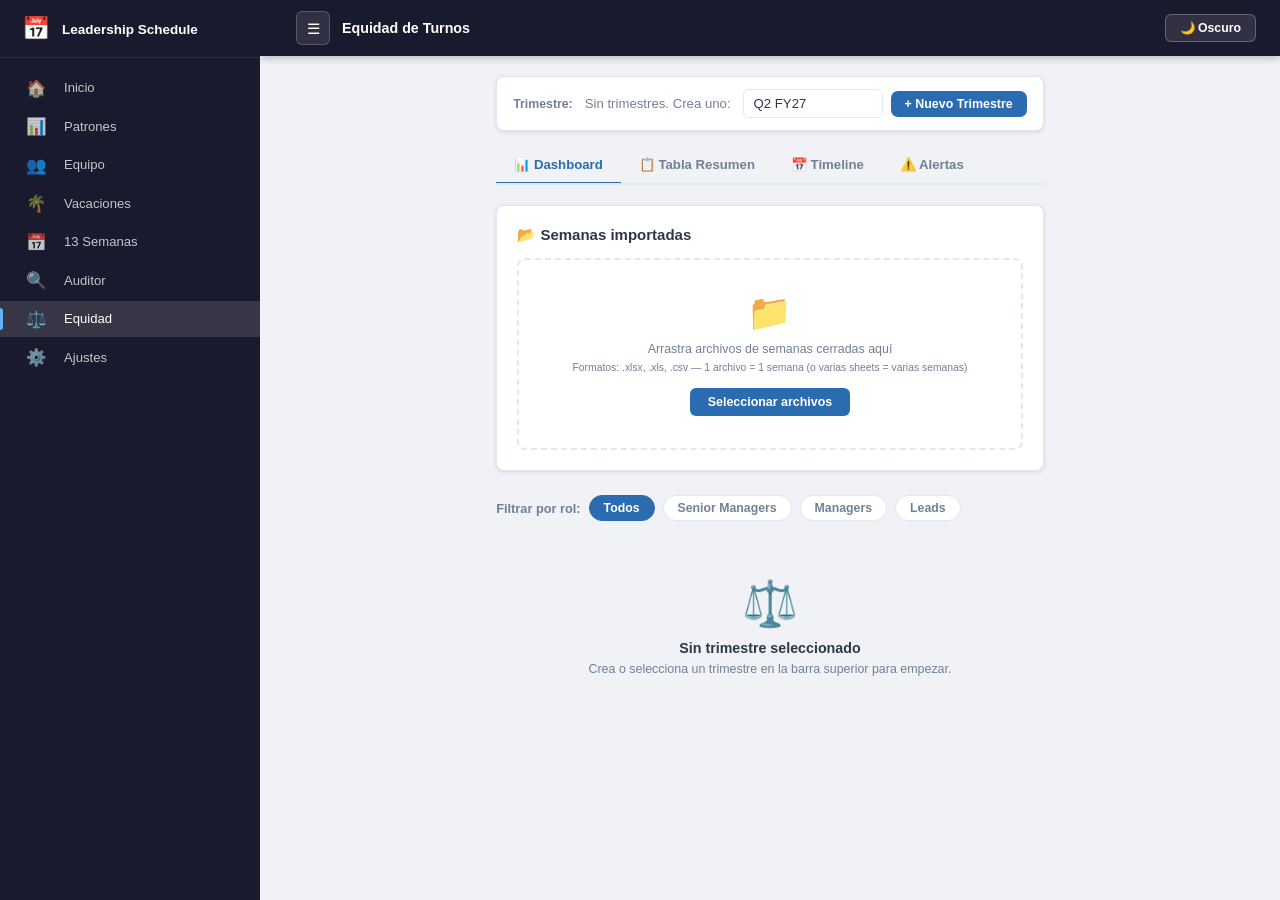
<file: equity.html>
<!DOCTYPE html>
<html lang="es" data-theme="light">
<head>
<meta charset="UTF-8">
<meta name="viewport" content="width=device-width, initial-scale=1.0">
<meta name="theme-color" content="#1a1a2e">
<link rel="manifest" href="manifest.webmanifest">
<title>⚖️ Equity Tracker · Leadership Schedule</title>
<link rel="stylesheet" href="css/ui-tokens.css">
<link rel="stylesheet" href="css/app-shell.css">
<link rel="stylesheet" href="css/nav.css">
<link rel="stylesheet" href="css/equity.css">
</head>
<body>

<!-- ===== APP SHELL ===== -->
<div class="app-shell">

<!-- SIDEBAR -->
<aside class="app-sidebar" id="app-sidebar">
  <div class="sidebar-header">
    <span class="sidebar-logo">📅</span>
    <span class="sidebar-brand">Leadership Schedule</span>
  </div>
  <nav class="sidebar-nav" aria-label="Navegación principal">
    <a class="sidebar-link" href="index.html" data-tooltip="Inicio" title="Inicio">
      <span class="sidebar-icon">🏠</span>
      <span class="sidebar-label">Inicio</span>
    </a>
    <a class="sidebar-link" href="dashboard.html" data-tooltip="Patrones" title="Patrones">
      <span class="sidebar-icon">📊</span>
      <span class="sidebar-label">Patrones</span>
    </a>
    <a class="sidebar-link" href="equipo.html" data-tooltip="Equipo" title="Equipo">
      <span class="sidebar-icon">👥</span>
      <span class="sidebar-label">Equipo</span>
    </a>
    <a class="sidebar-link" href="vacaciones.html" data-tooltip="Vacaciones" title="Vacaciones">
      <span class="sidebar-icon">🌴</span>
      <span class="sidebar-label">Vacaciones</span>
    </a>
    <a class="sidebar-link" href="planificador-13w.html" data-tooltip="13 Semanas" title="13 Semanas">
      <span class="sidebar-icon">📅</span>
      <span class="sidebar-label">13 Semanas</span>
    </a>
    <a class="sidebar-link" href="auditor.html" data-tooltip="Auditor" title="Auditor">
      <span class="sidebar-icon">🔍</span>
      <span class="sidebar-label">Auditor</span>
    </a>
    <a class="sidebar-link active" href="equity.html" data-tooltip="Equidad" title="Equidad" aria-current="page">
      <span class="sidebar-icon">⚖️</span>
      <span class="sidebar-label">Equidad</span>
    </a>
    <a class="sidebar-link" href="ajustes.html" data-tooltip="Ajustes" title="Ajustes">
      <span class="sidebar-icon">⚙️</span>
      <span class="sidebar-label">Ajustes</span>
    </a>
  </nav>
</aside>

<!-- CONTENT COLUMN -->
<div class="app-content">

<!-- TOPBAR -->
<header class="app-topbar">
  <button class="sidebar-toggle" id="sidebar-toggle" aria-label="Colapsar menú" aria-expanded="true" title="Colapsar menú">☰</button>
  <span class="topbar-title">Equidad de Turnos</span>
  <div class="topbar-right">
    <button class="btn-header" id="theme-toggle" onclick="toggleTheme()">🌙 Oscuro</button>
  </div>
</header>

<!-- MAIN -->
<main class="main">
  <!-- Quarter bar -->
  <div class="quarter-bar" id="quarter-bar"></div>

  <!-- Main tabs -->
  <div class="tabs-nav" id="tabs-nav">
    <button class="tab-btn active" data-tab="dashboard" onclick="switchTab('dashboard')">📊 Dashboard</button>
    <button class="tab-btn" data-tab="table" onclick="switchTab('table')">📋 Tabla Resumen</button>
    <button class="tab-btn" data-tab="timeline" onclick="switchTab('timeline')">📅 Timeline</button>
    <button class="tab-btn" data-tab="alerts" onclick="switchTab('alerts')">⚠️ Alertas <span id="alerts-badge" class="badge" style="display:none"></span></button>
  </div>

  <!-- Tab: Dashboard -->
  <div class="tab-panel active" id="panel-dashboard">
    <!-- Import section -->
    <div class="eq-section" id="import-section">
      <h2>📂 Semanas importadas</h2>
      <div id="weeks-list-container"></div>
      <div class="upload-zone" id="upload-zone">
        <input type="file" id="file-input" accept=".xlsx,.xls,.csv" multiple>
        <span class="upload-icon">📁</span>
        <p>Arrastra archivos de semanas cerradas aquí</p>
        <p><small>Formatos: .xlsx, .xls, .csv — 1 archivo = 1 semana (o varias sheets = varias semanas)</small></p>
        <span class="btn-browse">Seleccionar archivos</span>
      </div>
    </div>

    <!-- Group filter -->
    <div class="filter-bar" id="filter-bar">
      <span style="font-size:.85rem;color:var(--text-muted);font-weight:600;">Filtrar por rol:</span>
      <button class="filter-btn active" data-group="all" onclick="filterByGroup('all')">Todos</button>
      <button class="filter-btn" data-group="SM" onclick="filterByGroup('SM')">Senior Managers</button>
      <button class="filter-btn" data-group="MGR" onclick="filterByGroup('MGR')">Managers</button>
      <button class="filter-btn" data-group="LEAD" onclick="filterByGroup('LEAD')">Leads</button>
    </div>

    <!-- Person cards grid -->
    <div class="eq-grid" id="eq-grid"></div>
  </div>

  <!-- Tab: Table -->
  <div class="tab-panel" id="panel-table">
    <div class="eq-section">
      <h2>📋 Tabla Resumen de Equidad</h2>
      <div id="eq-table-container"></div>
    </div>
  </div>

  <!-- Tab: Timeline -->
  <div class="tab-panel" id="panel-timeline">
    <div class="eq-section">
      <h2>📅 Timeline del Trimestre</h2>
      <div id="timeline-container"></div>
    </div>
  </div>

  <!-- Tab: Alerts -->
  <div class="tab-panel" id="panel-alerts">
    <div class="eq-section">
      <h2>⚠️ Alertas de Desequilibrio</h2>
      <div id="alerts-container"></div>
    </div>
  </div>
</main>

<!-- ACTION BAR -->
<div class="action-bar" id="action-bar" style="display:none;">
  <button class="btn-secondary" onclick="exportCSV()">⬇️ Exportar CSV</button>
  <button class="btn-secondary" onclick="exportHTML()">🌐 Exportar HTML</button>
  <div class="action-bar-sep"></div>
  <button class="btn-primary" onclick="copyForMail()">📧 Copiar para Mail</button>
</div>

<!-- TOAST -->
<div class="toast" id="toast"></div>

<script src="https://cdn.sheetjs.com/xlsx-0.20.3/package/dist/xlsx.full.min.js"></script>
<script src="js/equity.js"></script>
<script src="js/command-palette.js"></script>
<script src="js/pwa.js"></script>
<script src="js/app-shell.js"></script>

</div><!-- /.app-content -->
</div><!-- /.app-shell -->
</body>
</html>
</file>
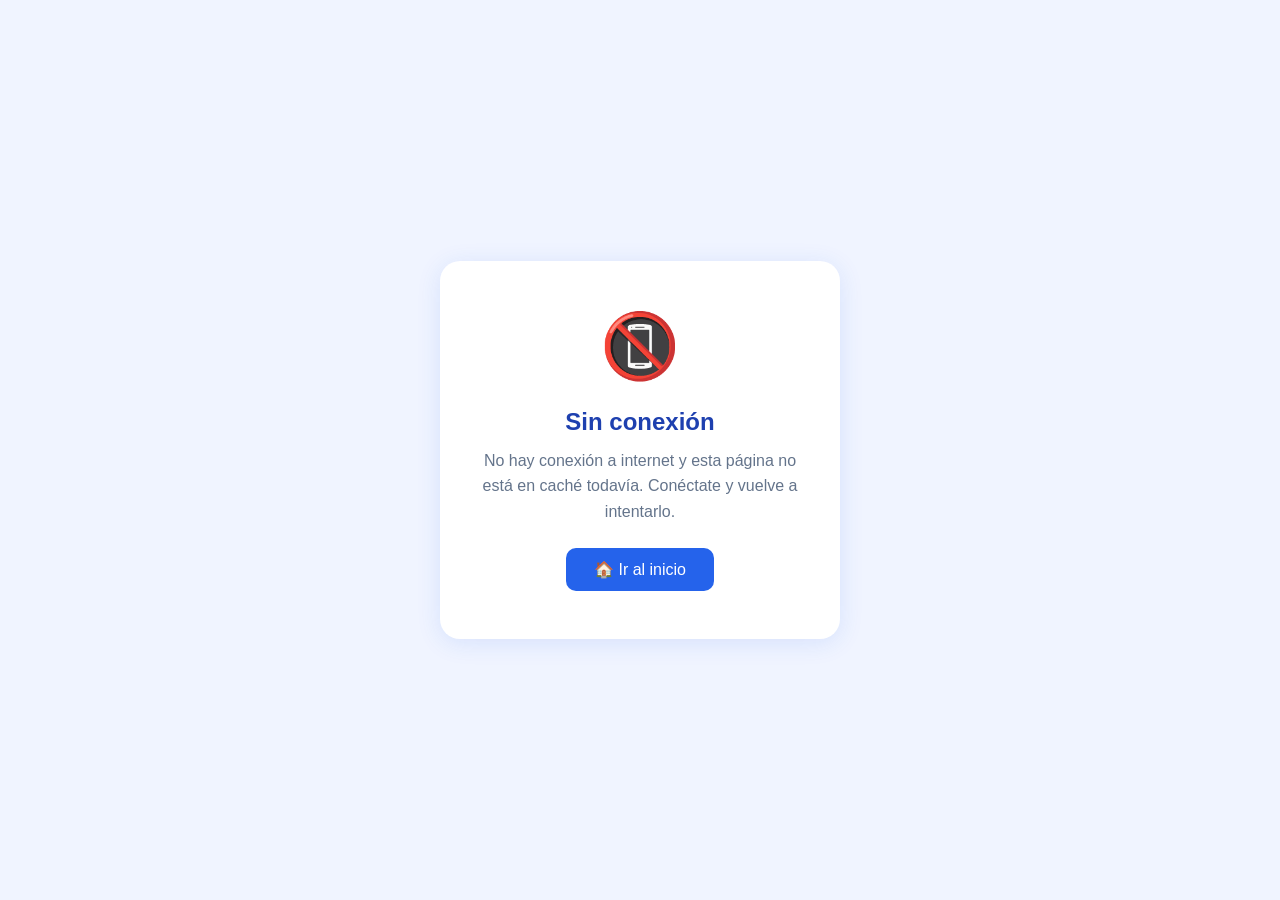
<file: offline.html>
<!DOCTYPE html>
<html lang="es">
<head>
<meta charset="UTF-8">
<meta name="viewport" content="width=device-width, initial-scale=1.0">
<title>Sin conexión · Leadership Schedule</title>
<link rel="manifest" href="manifest.json">
<meta name="theme-color" content="#2563eb">
<style>
  * { box-sizing: border-box; margin: 0; padding: 0; }
  body {
    font-family: -apple-system, BlinkMacSystemFont, 'Segoe UI', sans-serif;
    background: #f0f4ff;
    display: flex;
    align-items: center;
    justify-content: center;
    min-height: 100vh;
    padding: 24px;
  }
  .card {
    background: white;
    border-radius: 20px;
    padding: 48px 40px;
    text-align: center;
    max-width: 400px;
    box-shadow: 0 4px 24px rgba(37,99,235,0.12);
  }
  .icon { font-size: 64px; margin-bottom: 24px; display: block; }
  h1 { font-size: 1.5rem; color: #1e40af; margin-bottom: 12px; }
  p { color: #64748b; line-height: 1.6; margin-bottom: 24px; }
  .btn {
    display: inline-block;
    background: #2563eb;
    color: white;
    border: none;
    border-radius: 10px;
    padding: 12px 28px;
    font-size: 1rem;
    cursor: pointer;
    text-decoration: none;
  }
  .btn:hover { background: #1d4ed8; }
</style>
</head>
<body>
<div class="card">
  <span class="icon">📵</span>
  <h1>Sin conexión</h1>
  <p>No hay conexión a internet y esta página no está en caché todavía. Conéctate y vuelve a intentarlo.</p>
  <a href="/Patrones-schedule/index.html" class="btn">🏠 Ir al inicio</a>
</div>
</body>
</html>
</file>
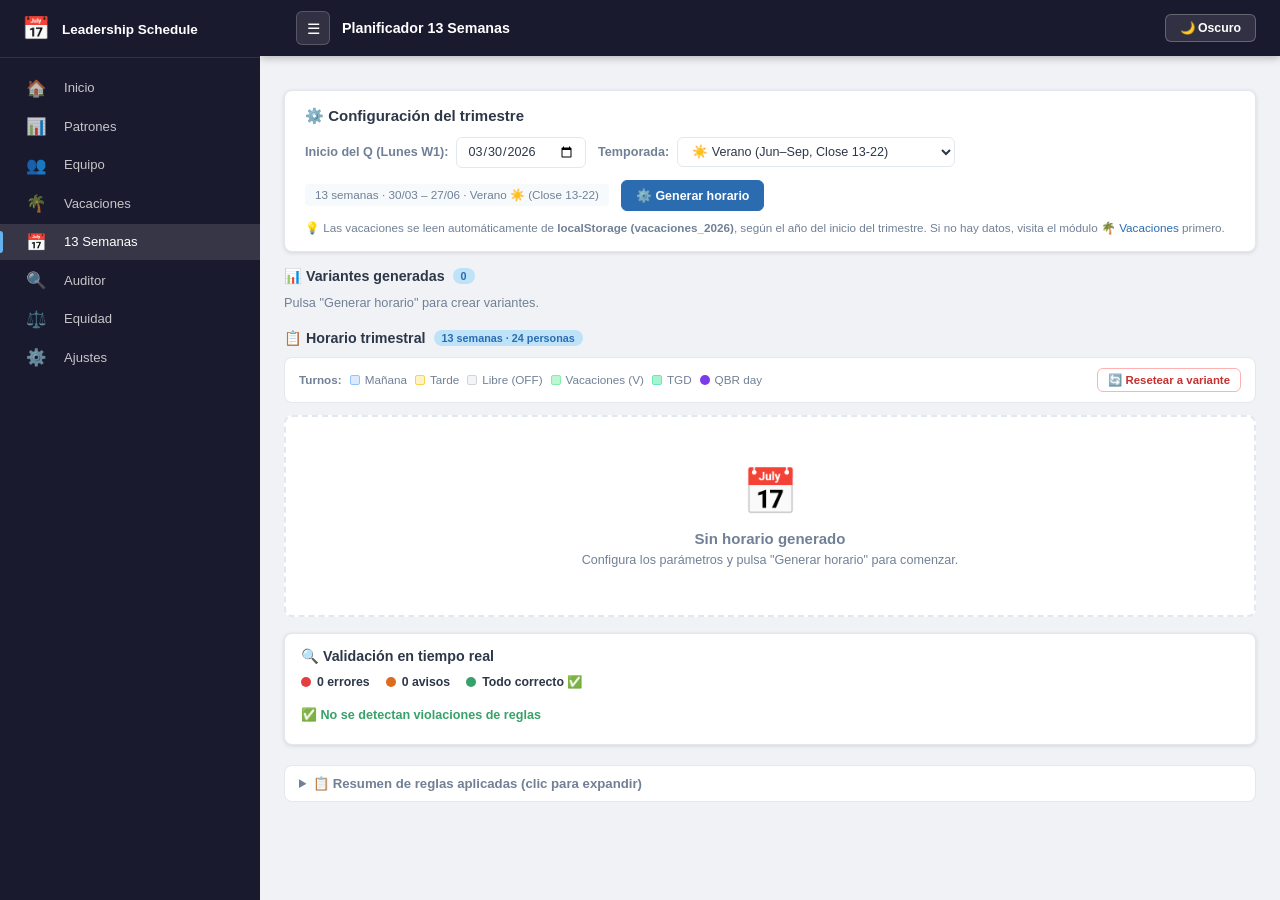
<file: planificador-13w.html>
<!DOCTYPE html>
<html lang="es" data-theme="light">
<head>
<meta charset="UTF-8">
<meta name="viewport" content="width=device-width, initial-scale=1.0">
<meta name="theme-color" content="#1a1a2e">
<link rel="manifest" href="manifest.webmanifest">
<title>📅 Planificador 13 Semanas · Leadership Schedule</title>
<link rel="stylesheet" href="css/ui-tokens.css">
<link rel="stylesheet" href="css/app-shell.css">
<link rel="stylesheet" href="css/nav.css">
<link rel="stylesheet" href="css/planificador.css">
</head>
<body>

<!-- ===== APP SHELL ===== -->
<div class="app-shell">

<!-- SIDEBAR -->
<aside class="app-sidebar" id="app-sidebar">
  <div class="sidebar-header">
    <span class="sidebar-logo">📅</span>
    <span class="sidebar-brand">Leadership Schedule</span>
  </div>
  <nav class="sidebar-nav" aria-label="Navegación principal">
    <a class="sidebar-link" href="index.html" data-tooltip="Inicio" title="Inicio">
      <span class="sidebar-icon">🏠</span>
      <span class="sidebar-label">Inicio</span>
    </a>
    <a class="sidebar-link" href="dashboard.html" data-tooltip="Patrones" title="Patrones">
      <span class="sidebar-icon">📊</span>
      <span class="sidebar-label">Patrones</span>
    </a>
    <a class="sidebar-link" href="equipo.html" data-tooltip="Equipo" title="Equipo">
      <span class="sidebar-icon">👥</span>
      <span class="sidebar-label">Equipo</span>
    </a>
    <a class="sidebar-link" href="vacaciones.html" data-tooltip="Vacaciones" title="Vacaciones">
      <span class="sidebar-icon">🌴</span>
      <span class="sidebar-label">Vacaciones</span>
    </a>
    <a class="sidebar-link active" href="planificador-13w.html" aria-current="page" data-tooltip="13 Semanas" title="13 Semanas">
      <span class="sidebar-icon">📅</span>
      <span class="sidebar-label">13 Semanas</span>
    </a>
    <a class="sidebar-link" href="auditor.html" data-tooltip="Auditor" title="Auditor">
      <span class="sidebar-icon">🔍</span>
      <span class="sidebar-label">Auditor</span>
    </a>
    <a class="sidebar-link" href="equity.html" data-tooltip="Equidad" title="Equidad">
      <span class="sidebar-icon">⚖️</span>
      <span class="sidebar-label">Equidad</span>
    </a>
    <a class="sidebar-link" href="ajustes.html" data-tooltip="Ajustes" title="Ajustes">
      <span class="sidebar-icon">⚙️</span>
      <span class="sidebar-label">Ajustes</span>
    </a>
  </nav>
</aside>

<!-- CONTENT COLUMN -->
<div class="app-content">

<!-- TOPBAR -->
<header class="app-topbar">
  <button class="sidebar-toggle" id="sidebar-toggle" aria-label="Colapsar menú" aria-expanded="true" title="Colapsar menú">☰</button>
  <span class="topbar-title">Planificador 13 Semanas</span>
  <div class="topbar-right">
    <button class="btn-header" id="theme-toggle" onclick="toggleTheme()">🌙 Oscuro</button>
  </div>
</header>

<!-- ===== MAIN ===== -->
<main class="main">

  <!-- Alerts panel -->
  <div class="alerts-panel" id="alerts-container"></div>

  <!-- ── 1. CONFIG CARD ── -->
  <div class="config-card">
    <h2>⚙️ Configuración del trimestre</h2>
    <div class="config-row">
      <div class="config-field">
        <label for="q-start-date">Inicio del Q (Lunes W1):</label>
        <input type="date" id="q-start-date" value="2026-03-30">
      </div>
      <div class="config-field">
        <label for="season-select">Temporada:</label>
        <select id="season-select">
          <option value="verano">☀️ Verano (Jun–Sep, Close 13-22)</option>
          <option value="invierno">❄️ Invierno (Oct–May, Close 12:30-21:30)</option>
        </select>
      </div>
      <span class="config-sep"></span>
      <span class="config-info" id="config-info">Calculando…</span>
      <button class="btn btn-primary" id="btn-generate">⚙️ Generar horario</button>
    </div>
    <div style="margin-top:10px;font-size:.78rem;color:var(--text-muted)">
      💡 Las vacaciones se leen automáticamente de <strong>localStorage (<span id="vac-ls-key-hint">vacaciones_2026</span>)</strong>,
      según el año del inicio del trimestre. Si no hay datos, visita el módulo <a href="vacaciones.html">🌴 Vacaciones</a> primero.
    </div>
  </div>

  <!-- ── 2. VARIANTS ── -->
  <div class="section-title">
    📊 Variantes generadas
    <span class="badge" id="variants-badge">0</span>
  </div>
  <div class="variants-row" id="variants-container">
    <p style="color:var(--text-muted);font-size:.85rem">
      Pulsa "Generar horario" para crear variantes.
    </p>
  </div>

  <!-- ── 3. SCHEDULE TABLE ── -->
  <div class="section-title" style="margin-top:20px">
    📋 Horario trimestral
    <span class="badge" id="person-count-badge">13 semanas</span>
  </div>

  <!-- Legend -->
  <div class="legend">
    <strong style="color:var(--text-muted);font-size:.78rem">Turnos:</strong>
    <span class="legend-item"><span class="legend-dot" style="background:#dbeafe;border:1px solid #93c5fd"></span>Mañana</span>
    <span class="legend-item"><span class="legend-dot" style="background:#fef3c7;border:1px solid #fcd34d"></span>Tarde</span>
    <span class="legend-item"><span class="legend-dot" style="background:#f3f4f6;border:1px solid #d1d5db"></span>Libre (OFF)</span>
    <span class="legend-item"><span class="legend-dot" style="background:#bbf7d0;border:1px solid #86efac"></span>Vacaciones (V)</span>
    <span class="legend-item"><span class="legend-dot" style="background:#a7f3d0;border:1px solid #6ee7b7"></span>TGD</span>
    <span class="legend-item"><span class="legend-dot" style="background:#7c3aed;border-radius:50%"></span>QBR day</span>
    <span style="flex:1"></span>
    <button class="btn btn-danger btn-sm" id="btn-reset-sched" style="font-size:.76rem;padding:4px 10px">
      🔄 Resetear a variante
    </button>
  </div>

  <!-- Schedule section (populated by JS) -->
  <div id="schedule-section">
    <div class="placeholder-box">
      <div class="icon">📅</div>
      <h3>Sin horario generado</h3>
      <p>Configura los parámetros y pulsa "Generar horario" para comenzar.</p>
    </div>
  </div>

  <!-- ── 4. VALIDATION ── -->
  <div class="validation-panel" id="validation-panel" style="margin-top:16px">
    <div class="section-title">🔍 Validación</div>
    <p class="no-violations">Genera un horario para ver la validación.</p>
  </div>

  <!-- ── 5. RULES SUMMARY ── -->
  <details style="margin-top:20px">
    <summary style="cursor:pointer;font-size:.88rem;font-weight:700;color:var(--text-muted);
      padding:10px 14px;background:var(--surface);border:1px solid var(--border);
      border-radius:var(--radius)">
      📋 Resumen de reglas aplicadas (clic para expandir)
    </summary>
    <div style="background:var(--surface);border:1px solid var(--border);border-top:none;
      border-radius:0 0 var(--radius) var(--radius);padding:16px 20px;font-size:.82rem;
      line-height:1.7;color:var(--text-muted)">
      <strong style="color:var(--text)">Concreciones inquebrantables:</strong>
      <ul style="margin:6px 0 12px 16px">
        <li><strong>Cris Carcel</strong>: Lun–Vie siempre mañana (entre 7-17)</li>
        <li><strong>Eva Hernandez</strong>: Siempre mañana. 32h. Finde sí/no alternando</li>
        <li><strong>Eli Moreno</strong>: Siempre mañana. Finde sí/no alternando</li>
        <li><strong>Meri Alvarez</strong>: Lun/Mar tarde (10+), Mié–Vie mañana (7-16)</li>
        <li><strong>Ane Pazos</strong>: Semana A (impar) = Lun–Vie mañana, Sáb libre</li>
        <li><strong>Clara González</strong>: Nunca libre jueves. Sindicales Jue 9-13</li>
        <li><strong>Jorge Gil</strong>: Lun y Mié siempre mañana</li>
        <li><strong>Javi Sánchez</strong>: AOR fijo Lun + Vie</li>
      </ul>
      <strong style="color:var(--text)">Senior Managers:</strong>
      <ul style="margin:6px 0 12px 16px">
        <li>Lun+Mar: todos los 4 SM de mañana (sin excepción)</li>
        <li>Mié: Jorge+Cris mañana, Sheila+Itziar tarde</li>
        <li>Jue–Sáb: 2 SM mañana + 2 SM tarde (rotación semanal)</li>
      </ul>
      <strong style="color:var(--text)">Managers:</strong>
      <ul style="margin:6px 0 12px 16px">
        <li>Semana completa en el mismo turno (mañana o tarde)</li>
        <li>Balance 50/50 medido por Q completo</li>
        <li>Mix departamental: nunca todos del mismo dpto en mismo turno</li>
      </ul>
      <strong style="color:var(--text)">Ops Leads (Aurora, Rubén):</strong>
      <ul style="margin:6px 0 12px 16px">
        <li>Siempre cruzados: uno mañana (Open 7:00), otro tarde (Close)</li>
        <li>Si uno de vacaciones → el otro de mañana</li>
      </ul>
      <strong style="color:var(--text)">Leads:</strong>
      <ul style="margin:6px 0 12px 16px">
        <li>Eva H: siempre mañana | Eva F + Alberto: rotan con equidad</li>
        <li>Eli: siempre mañana | Clara: rota, nunca libre jueves</li>
      </ul>
      <strong style="color:var(--text)">Libranzas:</strong>
      <ul style="margin:6px 0 12px 16px">
        <li>Máx 5 días trabajados por semana (regla sagrada)</li>
        <li>Finde sí/no para SM y Managers: equidad al final del Q</li>
        <li>SM: evitar librar Lun–Mié | Managers: evitar librar Mar–Mié</li>
        <li>Siempre 2 días libres por semana</li>
      </ul>
      <strong style="color:var(--text)">Cobertura mínima:</strong>
      <ul style="margin:6px 0 12px 16px">
        <li>Entre semana: ≥ 14 personas/día</li>
        <li>Sábados: ≥ 12 personas/día</li>
        <li>Apertura 07:00: 2 Leads (Open) | Apertura 08:00: +2 Managers</li>
        <li>Cierre: 2 Leads + 2 Managers</li>
      </ul>
      <strong style="color:var(--text)">QBR:</strong>
      Miércoles 1 de julio 2026 — todos disponibles (celdas marcadas en morado)
    </div>
  </details>

</main>

<!-- Toast container -->
<div class="toast-container" id="toast-container"></div>

<!-- SheetJS for Excel export -->
<script src="https://cdn.sheetjs.com/xlsx-0.20.3/package/dist/xlsx.full.min.js"></script>
<script src="js/config.js"></script>
<script src="js/calendar-2026.js"></script>
<script src="js/team-registry.js"></script>
<script src="js/ical-export.js"></script>
<script src="js/planificador.js"></script>
<script src="js/command-palette.js"></script>
<script src="js/pwa.js"></script>
<script src="js/app-shell.js"></script>

</div><!-- /.app-content -->
</div><!-- /.app-shell -->
</body>
</html>
</file>
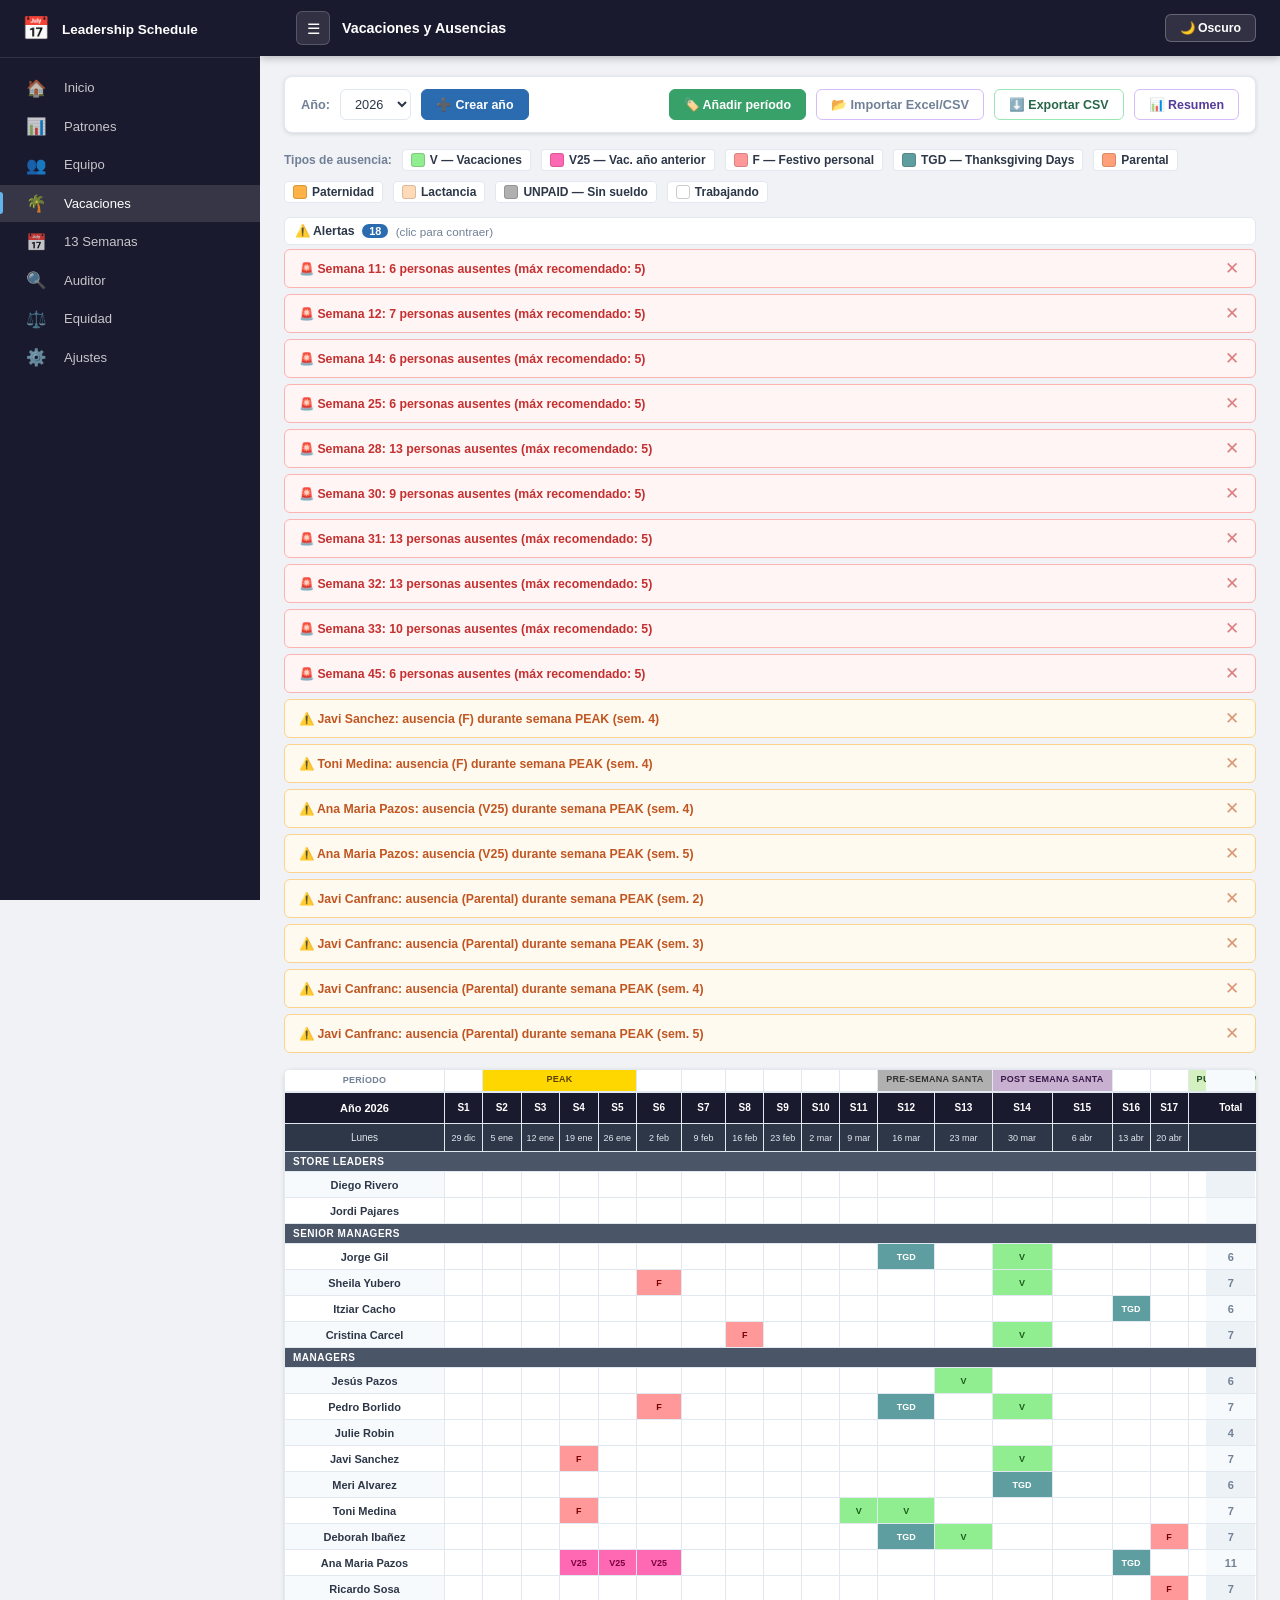
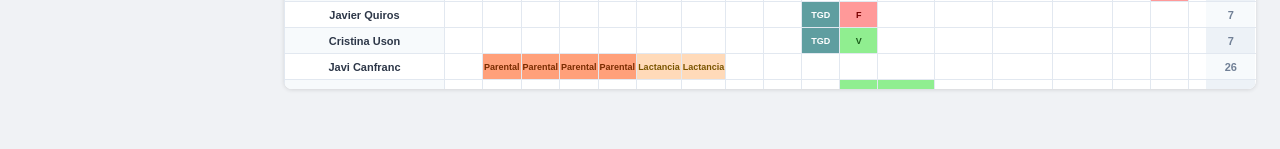
<file: vacaciones.html>
<!DOCTYPE html>
<html lang="es" data-theme="light">
<head>
<meta charset="UTF-8">
<meta name="viewport" content="width=device-width, initial-scale=1.0">
<meta name="theme-color" content="#1a1a2e">
<link rel="manifest" href="manifest.webmanifest">
<title>🌴 Vacaciones · Leadership Schedule</title>
<link rel="stylesheet" href="css/ui-tokens.css">
<link rel="stylesheet" href="css/app-shell.css">
<link rel="stylesheet" href="css/nav.css">
<link rel="stylesheet" href="css/vacaciones.css">
</head>
<body>

<!-- ===== APP SHELL ===== -->
<div class="app-shell">

<!-- SIDEBAR -->
<aside class="app-sidebar" id="app-sidebar">
  <div class="sidebar-header">
    <span class="sidebar-logo">📅</span>
    <span class="sidebar-brand">Leadership Schedule</span>
  </div>
  <nav class="sidebar-nav" aria-label="Navegación principal">
    <a class="sidebar-link" href="index.html" data-tooltip="Inicio" title="Inicio">
      <span class="sidebar-icon">🏠</span>
      <span class="sidebar-label">Inicio</span>
    </a>
    <a class="sidebar-link" href="dashboard.html" data-tooltip="Patrones" title="Patrones">
      <span class="sidebar-icon">📊</span>
      <span class="sidebar-label">Patrones</span>
    </a>
    <a class="sidebar-link" href="equipo.html" data-tooltip="Equipo" title="Equipo">
      <span class="sidebar-icon">👥</span>
      <span class="sidebar-label">Equipo</span>
    </a>
    <a class="sidebar-link active" href="vacaciones.html" data-tooltip="Vacaciones" title="Vacaciones" aria-current="page">
      <span class="sidebar-icon">🌴</span>
      <span class="sidebar-label">Vacaciones</span>
    </a>
    <a class="sidebar-link" href="planificador-13w.html" data-tooltip="13 Semanas" title="13 Semanas">
      <span class="sidebar-icon">📅</span>
      <span class="sidebar-label">13 Semanas</span>
    </a>
    <a class="sidebar-link" href="auditor.html" data-tooltip="Auditor" title="Auditor">
      <span class="sidebar-icon">🔍</span>
      <span class="sidebar-label">Auditor</span>
    </a>
    <a class="sidebar-link" href="equity.html" data-tooltip="Equidad" title="Equidad">
      <span class="sidebar-icon">⚖️</span>
      <span class="sidebar-label">Equidad</span>
    </a>
    <a class="sidebar-link" href="ajustes.html" data-tooltip="Ajustes" title="Ajustes">
      <span class="sidebar-icon">⚙️</span>
      <span class="sidebar-label">Ajustes</span>
    </a>
  </nav>
</aside>

<!-- CONTENT COLUMN -->
<div class="app-content">

<!-- TOPBAR -->
<header class="app-topbar">
  <button class="sidebar-toggle" id="sidebar-toggle" aria-label="Colapsar menú" aria-expanded="true" title="Colapsar menú">☰</button>
  <span class="topbar-title">Vacaciones y Ausencias</span>
  <div class="topbar-right">
    <button class="btn-header" id="theme-toggle">🌙 Oscuro</button>
  </div>
</header>

<!-- ===== MAIN ===== -->
<main class="main">

  <!-- Toolbar -->
  <div class="toolbar">
    <label for="year-select">Año:</label>
    <select id="year-select"></select>
    <button class="btn btn-primary" id="btn-create-year">➕ Crear año</button>
    <span class="toolbar-sep"></span>
    <button class="btn btn-success" id="btn-add-period">🏷️ Añadir período</button>
    <label class="file-input-label">
      📂 Importar Excel/CSV
      <input type="file" id="file-import" accept=".xlsx,.xls,.csv">
    </label>
    <button class="btn btn-export" id="btn-export">⬇️ Exportar CSV</button>
    <button class="btn btn-resumen" id="btn-resumen">📊 Resumen</button>
  </div>

  <!-- Legend -->
  <div class="legend" id="legend">
    <strong style="color:var(--text-muted);font-size:.8rem;">Tipos de ausencia:</strong>
    <span class="legend-item" title="Vacaciones"><span class="legend-dot" style="background:#90EE90;"></span>V — Vacaciones</span>
    <span class="legend-item" title="Vacaciones año anterior"><span class="legend-dot" style="background:#FF69B4;"></span>V25 — Vac. año anterior</span>
    <span class="legend-item" title="Festivo personal"><span class="legend-dot" style="background:#FF9999;"></span>F — Festivo personal</span>
    <span class="legend-item" title="Thanksgiving Days"><span class="legend-dot" style="background:#5F9EA0;"></span>TGD — Thanksgiving Days</span>
    <span class="legend-item" title="Parental"><span class="legend-dot" style="background:#FFA07A;"></span>Parental</span>
    <span class="legend-item" title="Paternidad"><span class="legend-dot" style="background:#FFB347;"></span>Paternidad</span>
    <span class="legend-item" title="Lactancia"><span class="legend-dot" style="background:#FFDAB9;"></span>Lactancia</span>
    <span class="legend-item" title="Sin sueldo"><span class="legend-dot" style="background:#B0B0B0;"></span>UNPAID — Sin sueldo</span>
    <span class="legend-item" title="Trabajando (vacío)"><span class="legend-dot" style="background:#fff;border:1px solid #ccc;"></span>Trabajando</span>
  </div>

  <!-- Alerts -->
  <details id="alerts-details" open>
    <summary class="alerts-toggle">⚠️ Alertas <span id="alerts-count-badge" class="alerts-count-badge">0</span> <span class="toggle-hint">(clic para contraer)</span></summary>
    <div class="alerts-panel" id="alerts-container"></div>
  </details>

  <!-- Calendar table -->
  <div class="table-wrapper">
    <div id="vac-table-container"></div>
  </div>

</main>

<!-- ===== RESUMEN MODAL ===== -->
<div class="modal-overlay hidden" id="resumen-modal">
  <div class="modal modal-wide">
    <div class="modal-header-row">
      <h2>📊 Resumen de Ausencias — <span id="resumen-year"></span></h2>
      <button class="btn" id="btn-resumen-close">✕ Cerrar</button>
    </div>
    <div id="resumen-content" class="resumen-content-wrap"></div>
  </div>
</div>

<!-- ===== PERIOD EDIT MODAL ===== -->
<div class="modal-overlay hidden" id="period-modal">
  <div class="modal">
    <h2>✏️ Editar Período</h2>
    <div class="modal-field">
      <label for="modal-period-label">Nombre del período</label>
      <input type="text" id="modal-period-label" placeholder="Ej: PEAK, Semana Santa...">
    </div>
    <div class="modal-field">
      <label for="modal-period-color">Color</label>
      <input type="color" id="modal-period-color" value="#ffd700">
    </div>
    <div class="modal-field">
      <label for="modal-period-weeks">Semanas — lista o rangos (ej: 1-3, 10, 12-16)</label>
      <input type="text" id="modal-period-weeks" placeholder="1-3, 10, 12-16">
    </div>
    <div class="modal-actions">
      <button class="btn" id="btn-period-cancel">Cancelar</button>
      <button class="btn btn-primary" id="btn-period-save">Guardar</button>
    </div>
  </div>
</div>

<!-- ===== TOAST ===== -->
<div class="toast" id="toast" role="status" aria-live="polite"></div>

<!-- SheetJS via CDN (for xlsx import) -->
<script src="https://cdn.sheetjs.com/xlsx-0.20.3/package/dist/xlsx.full.min.js"></script>
<script src="js/team-registry.js"></script>
<script src="js/vacaciones.js"></script>
<script src="js/command-palette.js"></script>
<script src="js/pwa.js"></script>
<script src="js/app-shell.js"></script>

</div><!-- /.app-content -->
</div><!-- /.app-shell -->
</body>
</html>
</file>
<file: css/ui-tokens.css>
/* ===== UI-TOKENS.CSS — Design tokens for the App Shell ===== */
/* Included explicitly on pages via its own <link> stylesheet reference */

:root {
  /* ── Layout ─────────────────────────────── */
  --sidebar-w:           260px;
  --sidebar-w-collapsed:  72px;
  --topbar-h:             56px;

  /* ── Spacing scale ──────────────────────── */
  --space-1:  8px;
  --space-2: 12px;
  --space-3: 16px;
  --space-4: 24px;
  --space-5: 32px;
  --space-6: 48px;

  /* ── Sidebar colours (light) ────────────── */
  --sidebar-bg:         #1a1a2e;
  --sidebar-bg-hover:   rgba(255,255,255,.07);
  --sidebar-bg-active:  rgba(255,255,255,.12);
  --sidebar-text:       rgba(255,255,255,.75);
  --sidebar-text-active:#fff;
  --sidebar-border:     rgba(255,255,255,.1);
  --sidebar-accent:     #63b3ed;  /* active indicator bar */

  /* ── Topbar colours (light) ─────────────── */
  --topbar-bg:    #1a1a2e;
  --topbar-text:  #fff;
  --topbar-border:rgba(255,255,255,.08);

  /* ── Transition ─────────────────────────── */
  --sidebar-transition: width .22s cubic-bezier(.4,0,.2,1);
  --fade-transition:    opacity .18s ease, transform .18s ease;
}

/* Dark mode — sidebar is already dark, topbar same; page bg adjusts */
[data-theme="dark"] {
  --sidebar-bg:        #111827;
  --sidebar-bg-hover:  rgba(255,255,255,.08);
  --sidebar-bg-active: rgba(255,255,255,.14);
  --topbar-bg:         #111827;
}
</file>
<file: css/app-shell.css>
/* ===== APP-SHELL.CSS — Universal sidebar + topbar layout ===== */
/* Depends on: ui-tokens.css (included first)                    */

/* ── Reset body for shell layout ──────────────────────────── */
body {
  margin: 0;
  padding: 0;
  min-height: 100vh;
}

/* ── Shell wrapper ──────────────────────────────────────────── */
.app-shell {
  display: flex;
  min-height: 100vh;
}

/* ════════════════════════════════════════════════════════════
   SIDEBAR
════════════════════════════════════════════════════════════ */
.app-sidebar {
  width: var(--sidebar-w);
  flex-shrink: 0;
  background: var(--sidebar-bg);
  display: flex;
  flex-direction: column;
  position: sticky;
  top: 0;
  height: 100vh;
  overflow-y: auto;
  overflow-x: hidden;
  transition: var(--sidebar-transition);
  z-index: 300;
  scrollbar-width: thin;
  scrollbar-color: rgba(255,255,255,.15) transparent;
}
.app-sidebar::-webkit-scrollbar { width: 4px; }
.app-sidebar::-webkit-scrollbar-thumb { background: rgba(255,255,255,.15); border-radius: 4px; }

/* ── Sidebar: collapsed state ─────────────────────────────── */
.app-sidebar.sidebar-collapsed {
  width: var(--sidebar-w-collapsed);
}

/* ── Sidebar header (logo + brand) ───────────────────────── */
.sidebar-header {
  display: flex;
  align-items: center;
  gap: 10px;
  padding: 18px 20px 16px;
  border-bottom: 1px solid var(--sidebar-border);
  flex-shrink: 0;
  overflow: hidden;
  white-space: nowrap;
  min-height: var(--topbar-h);
  box-sizing: border-box;
}

.sidebar-logo {
  font-size: 1.5rem;
  line-height: 1;
  flex-shrink: 0;
  width: 32px;
  text-align: center;
}

.sidebar-brand {
  font-size: .9rem;
  font-weight: 700;
  color: var(--sidebar-text-active);
  opacity: 1;
  transition: var(--fade-transition);
  white-space: nowrap;
}

.app-sidebar.sidebar-collapsed .sidebar-brand {
  opacity: 0;
  pointer-events: none;
  width: 0;
}

/* ── Sidebar navigation ──────────────────────────────────── */
.sidebar-nav {
  display: flex;
  flex-direction: column;
  padding: var(--space-2) 0;
  flex: 1;
  gap: 2px;
}

/* ── Sidebar link ───────────────────────────────────────── */
.sidebar-link {
  position: relative;
  display: flex;
  align-items: center;
  gap: 12px;
  padding: 10px 20px;
  color: var(--sidebar-text);
  text-decoration: none;
  font-size: .875rem;
  font-weight: 500;
  border-radius: 0;
  white-space: nowrap;
  overflow: hidden;
  transition: background .15s, color .15s;
  cursor: pointer;
}

.sidebar-link:hover {
  background: var(--sidebar-bg-hover);
  color: var(--sidebar-text-active);
}

/* Active state */
.sidebar-link.active {
  background: var(--sidebar-bg-active);
  color: var(--sidebar-text-active);
}

/* Active indicator: 3px left bar */
.sidebar-link.active::before {
  content: '';
  position: absolute;
  left: 0;
  top: 50%;
  transform: translateY(-50%);
  height: 60%;
  width: 3px;
  border-radius: 0 3px 3px 0;
  background: var(--sidebar-accent);
}

/* ── Sidebar icon ──────────────────────────────────────── */
.sidebar-icon {
  font-size: 1.1rem;
  line-height: 1;
  flex-shrink: 0;
  width: 32px;
  text-align: center;
}

/* Center icon when collapsed */
.app-sidebar.sidebar-collapsed .sidebar-link {
  justify-content: center;
  padding: 10px 0;
  gap: 0;
}

/* ── Sidebar label ─────────────────────────────────────── */
.sidebar-label {
  flex: 1;
  opacity: 1;
  transition: var(--fade-transition);
  min-width: 0;
  overflow: hidden;
  text-overflow: ellipsis;
}

.app-sidebar.sidebar-collapsed .sidebar-label {
  opacity: 0;
  pointer-events: none;
  width: 0;
  flex: 0;
}

/* ── Tooltip for collapsed mode ────────────────────────── */
/* CSS tooltip is clipped by sidebar overflow.               */
/* A JS-driven tooltip div (.sidebar-tooltip) is used.      */
.sidebar-tooltip {
  position: fixed;
  background: #1a1a2e;
  color: #fff;
  font-size: .78rem;
  font-weight: 600;
  padding: 5px 10px;
  border-radius: 6px;
  white-space: nowrap;
  pointer-events: none;
  z-index: 500;
  box-shadow: 0 2px 8px rgba(0,0,0,.35);
  opacity: 0;
  transition: opacity .12s ease;
}
.sidebar-tooltip.visible { opacity: 1; }

/* ── Sidebar footer (bottom area) ─────────────────────── */
.sidebar-footer {
  padding: var(--space-3) var(--space-2);
  border-top: 1px solid var(--sidebar-border);
  flex-shrink: 0;
  overflow: hidden;
}

/* ════════════════════════════════════════════════════════════
   APP CONTENT COLUMN
════════════════════════════════════════════════════════════ */
.app-content {
  flex: 1;
  min-width: 0;
  display: flex;
  flex-direction: column;
}

/* ════════════════════════════════════════════════════════════
   TOPBAR
════════════════════════════════════════════════════════════ */
.app-topbar {
  height: var(--topbar-h);
  background: var(--topbar-bg);
  color: var(--topbar-text);
  display: flex;
  align-items: center;
  gap: var(--space-2);
  padding: 0 var(--space-4);
  position: sticky;
  top: 0;
  z-index: 200;
  flex-shrink: 0;
  box-shadow: 0 2px 8px rgba(0,0,0,.25);
}

/* ── Sidebar toggle button (hamburger) ─────────────────── */
.sidebar-toggle {
  background: rgba(255,255,255,.1);
  border: 1px solid rgba(255,255,255,.18);
  border-radius: 6px;
  color: #fff;
  width: 34px;
  height: 34px;
  display: flex;
  align-items: center;
  justify-content: center;
  font-size: 1rem;
  cursor: pointer;
  flex-shrink: 0;
  transition: background .15s;
  line-height: 1;
  padding: 0;
}
.sidebar-toggle:hover { background: rgba(255,255,255,.2); }
.sidebar-toggle:focus-visible { outline: 2px solid var(--sidebar-accent); outline-offset: 2px; }

/* ── Topbar title (module name) ────────────────────────── */
.topbar-title {
  font-size: .95rem;
  font-weight: 700;
  color: #fff;
  flex: 1;
  white-space: nowrap;
  overflow: hidden;
  text-overflow: ellipsis;
}

/* ── Topbar right actions ──────────────────────────────── */
.topbar-right {
  display: flex;
  align-items: center;
  gap: var(--space-1);
  flex-shrink: 0;
}

/* Reuse existing btn-header styles inside topbar */
.app-topbar .btn-header {
  padding: 6px 14px;
  border-radius: 6px;
  border: 1px solid rgba(255,255,255,.25);
  background: rgba(255,255,255,.1);
  color: #fff;
  font-size: .82rem;
  font-weight: 600;
  cursor: pointer;
  transition: background .15s;
  text-decoration: none;
  white-space: nowrap;
  display: inline-flex;
  align-items: center;
  gap: 4px;
}
.app-topbar .btn-header:hover { background: rgba(255,255,255,.22); }

/* Season toggle inside topbar */
.app-topbar .season-toggle {
  display: flex;
  gap: 4px;
}
.app-topbar .season-btn {
  padding: 5px 12px;
  border-radius: 5px;
  border: 1px solid rgba(255,255,255,.2);
  background: rgba(255,255,255,.08);
  color: rgba(255,255,255,.75);
  font-size: .78rem;
  font-weight: 600;
  cursor: pointer;
  transition: background .15s, color .15s;
  white-space: nowrap;
}
.app-topbar .season-btn:hover { background: rgba(255,255,255,.18); color: #fff; }
.app-topbar .season-btn.active {
  background: rgba(255,255,255,.22);
  color: #fff;
  border-color: rgba(255,255,255,.4);
}

/* ════════════════════════════════════════════════════════════
   MAIN SCROLL AREA
   (Each module's .main retains its own padding/max-width)
════════════════════════════════════════════════════════════ */

/* ════════════════════════════════════════════════════════════
   DARK MODE ADJUSTMENTS
════════════════════════════════════════════════════════════ */
[data-theme="dark"] .app-topbar {
  background: var(--topbar-bg);
  box-shadow: 0 2px 8px rgba(0,0,0,.5);
}

[data-theme="dark"] .sidebar-tooltip {
  background: #2d3748;
}

/* ════════════════════════════════════════════════════════════
   HIDE OLD HORIZONTAL NAV (backwards compat)
   When inside .app-shell, the old .app-header and .app-nav
   are replaced by .app-topbar + .app-sidebar.
   Keep .app-header rules for pages not yet migrated.
════════════════════════════════════════════════════════════ */
.app-shell .app-header { display: none; }
.app-shell .app-nav    { display: none; }

/* ════════════════════════════════════════════════════════════
   RESPONSIVE — collapse sidebar on small screens
════════════════════════════════════════════════════════════ */
@media (max-width: 768px) {
  .app-sidebar {
    position: fixed;
    left: 0;
    top: 0;
    height: 100vh;
    z-index: 400;
    transform: translateX(0);
  }
  .app-sidebar.sidebar-collapsed {
    transform: translateX(-100%);
    width: var(--sidebar-w);
  }
  .app-content {
    width: 100%;
  }
}
</file>
<file: css/nav.css>
/* ===== NAV.CSS — Sistema de navegación compartido ===== */
/* Incluir en TODAS las páginas junto con el CSS específico */

/* ── App Header ────────────────────────────────────── */
.app-header {
  background: linear-gradient(135deg, #1a1a2e 0%, #16213e 100%);
  color: #fff;
  padding: 12px 24px;
  display: flex;
  align-items: center;
  justify-content: space-between;
  gap: 12px;
  box-shadow: 0 2px 8px rgba(0,0,0,.35);
  position: sticky;
  top: 0;
  z-index: 200;
}

.app-header-left {
  display: flex;
  align-items: center;
  gap: 12px;
}

.app-logo {
  font-size: 1.6rem;
  line-height: 1;
  flex-shrink: 0;
}

.app-title {
  font-size: 1.1rem;
  font-weight: 700;
  color: #fff;
  line-height: 1.2;
  margin: 0;
}

.app-subtitle {
  font-size: 0.75rem;
  color: rgba(255,255,255,0.6);
  display: block;
  margin-top: 1px;
  line-height: 1.3;
}

.app-header-right {
  display: flex;
  align-items: center;
  gap: 8px;
  flex-shrink: 0;
}

/* ── Header buttons (inside .app-header) ───────────── */
.app-header .btn-header {
  padding: 6px 14px;
  border-radius: 6px;
  border: 1px solid rgba(255,255,255,.25);
  background: rgba(255,255,255,.1);
  color: #fff;
  font-size: 0.82rem;
  font-weight: 600;
  cursor: pointer;
  transition: background .15s;
  text-decoration: none;
  white-space: nowrap;
  display: inline-flex;
  align-items: center;
  gap: 4px;
}
.app-header .btn-header:hover { background: rgba(255,255,255,.22); }

/* Season toggle inside header */
.app-header .season-toggle {
  display: flex;
  gap: 4px;
}
.app-header .season-btn {
  padding: 5px 12px;
  border-radius: 5px;
  border: 1px solid rgba(255,255,255,.2);
  background: rgba(255,255,255,.08);
  color: rgba(255,255,255,.75);
  font-size: 0.78rem;
  font-weight: 600;
  cursor: pointer;
  transition: background .15s, color .15s;
  white-space: nowrap;
}
.app-header .season-btn:hover {
  background: rgba(255,255,255,.18);
  color: #fff;
}
.app-header .season-btn.active {
  background: rgba(255,255,255,.22);
  color: #fff;
  border-color: rgba(255,255,255,.4);
}

/* ── App Nav ────────────────────────────────────────── */
.app-nav {
  background: var(--surface, #fff);
  border-bottom: 1px solid var(--border, #e2e8f0);
  padding: 0 24px;
  display: flex;
  gap: 4px;
  overflow-x: auto;
  scrollbar-width: none;
}
.app-nav::-webkit-scrollbar { display: none; }

/* ── Nav buttons ────────────────────────────────────── */
.app-nav .nav-btn {
  padding: 9px 16px;
  font-size: 0.82rem;
  font-weight: 600;
  color: var(--text-muted, #718096);
  background: transparent;
  border: none;
  border-bottom: 3px solid transparent;
  border-radius: 0;
  text-decoration: none;
  display: inline-block;
  white-space: nowrap;
  cursor: pointer;
  transition: background .15s, color .15s;
  margin-bottom: -1px;
}
.app-nav .nav-btn:hover {
  background: var(--surface-alt, #f7fafc);
  color: var(--text, #2d3748);
}
.app-nav .nav-btn.active {
  color: var(--accent, #2b6cb0);
  border-bottom: 3px solid var(--accent, #2b6cb0);
  background: transparent;
}

/* ── Home button separator ─────────────────────────── */
.app-nav .nav-btn.nav-home {
  margin-right: 8px;
  padding-right: 16px;
  border-right: 1px solid var(--border, #e2e8f0);
}

/* ── Toast ────────────────────────────────────────── */
.toast {
  position: fixed;
  bottom: 24px;
  left: 50%;
  transform: translateX(-50%) translateY(12px);
  background: #2d3748;
  color: #fff;
  padding: 10px 22px;
  border-radius: 8px;
  font-size: .88rem;
  font-weight: 600;
  pointer-events: none;
  opacity: 0;
  transition: opacity .25s, transform .25s;
  z-index: 999;
  white-space: nowrap;
}
.toast.show {
  opacity: 1;
  transform: translateX(-50%) translateY(0);
}

/* ── Dark mode ───────────────────────────────────────── */
[data-theme="dark"] .app-nav {
  background: var(--surface, #1a202c);
  border-bottom-color: var(--border, #4a5568);
}
[data-theme="dark"] .app-nav .nav-btn:hover {
  background: var(--surface-alt, #2d3748);
}
[data-theme="dark"] .app-nav .nav-btn.nav-home {
  border-right-color: var(--border, #4a5568);
}

/* ── Responsive mobile ──────────────────────────────── */
@media (max-width: 640px) {
  .app-nav { padding: 0 12px; }
  .app-nav .nav-btn { padding: 8px 10px; font-size: 0.76rem; }
  .app-header { padding: 10px 16px; }
  .app-title { font-size: 1rem; }
}
</file>
<file: css/index.css>
/* ===== INDEX.CSS — Hub central de navegación ===== */
/* Patrones-schedule · Fase 1 */

/* ── Variables (same design system) ───────────────── */
:root {
  --primary: #1a1a2e;
  --primary-light: #16213e;
  --accent: #2b6cb0;
  --accent-light: #bee3f8;
  --surface: #fff;
  --surface-alt: #f7fafc;
  --bg: #f0f2f5;
  --border: #e2e8f0;
  --text: #2d3748;
  --text-muted: #718096;
  --text-light: #a0aec0;
  --green: #276749;
  --red: #e53e3e;
  --orange: #dd6b20;
  --yellow: #d69e2e;
  --radius: 8px;
  --shadow: 0 1px 4px rgba(0,0,0,0.12);
  --shadow-lg: 0 4px 16px rgba(0,0,0,0.18);
}
[data-theme="dark"] {
  --primary: #0d0d1a;
  --primary-light: #0a0f1e;
  --surface: #1a202c;
  --surface-alt: #2d3748;
  --bg: #171923;
  --border: #4a5568;
  --text: #e2e8f0;
  --text-muted: #a0aec0;
  --text-light: #718096;
}

/* ── Reset & Base ─────────────────────────────────── */
*, *::before, *::after { box-sizing: border-box; margin: 0; padding: 0; }
html { font-size: 15px; }
body {
  font-family: -apple-system, BlinkMacSystemFont, 'Segoe UI', Roboto, sans-serif;
  background: var(--bg);
  color: var(--text);
  min-height: 100vh;
  transition: background 0.2s, color 0.2s;
}
a { color: inherit; text-decoration: none; }
button { cursor: pointer; font-family: inherit; }

/* ── Header ──────────────────────────────────────── */
.site-header {
  background: linear-gradient(135deg, var(--primary) 0%, var(--primary-light) 100%);
  color: #fff;
  padding: 14px 24px;
  display: flex;
  align-items: center;
  justify-content: space-between;
  gap: 12px;
  box-shadow: 0 2px 8px rgba(0,0,0,.3);
  position: sticky;
  top: 0;
  z-index: 100;
}
.site-header h1 { font-size: 1.25rem; font-weight: 700; }
.site-header .subtitle { font-size: 0.78rem; color: var(--text-light); margin-top: 2px; display: block; }
.header-actions { display: flex; align-items: center; gap: 8px; }
.btn-header {
  padding: 6px 14px;
  border-radius: 6px;
  border: 1px solid rgba(255,255,255,.25);
  background: rgba(255,255,255,.1);
  color: #fff;
  font-size: 0.82rem;
  font-weight: 600;
  cursor: pointer;
  transition: background .15s;
  white-space: nowrap;
}
.btn-header:hover { background: rgba(255,255,255,.2); }

/* ── Main ────────────────────────────────────────── */
.main {
  padding: 32px 24px 60px;
  max-width: 1200px;
  margin: 0 auto;
}

/* ── Section title ───────────────────────────────── */
.section-title {
  font-size: 1rem;
  font-weight: 700;
  color: var(--text-muted);
  text-transform: uppercase;
  letter-spacing: .06em;
  margin-bottom: 16px;
}

/* ── Cards grid ──────────────────────────────────── */
.cards-grid {
  display: grid;
  grid-template-columns: repeat(3, 1fr);
  gap: 20px;
  margin-bottom: 40px;
}

@media (max-width: 900px) {
  .cards-grid { grid-template-columns: repeat(2, 1fr); }
}
@media (max-width: 560px) {
  .cards-grid { grid-template-columns: 1fr; }
  .main { padding: 20px 16px 40px; }
}

/* ── Module card ─────────────────────────────────── */
.module-card {
  background: var(--surface);
  border: 1px solid var(--border);
  border-radius: 12px;
  padding: 24px 22px 20px;
  display: flex;
  flex-direction: column;
  gap: 10px;
  box-shadow: var(--shadow);
  transition: box-shadow .2s, transform .15s, border-color .15s;
  cursor: pointer;
  position: relative;
  overflow: hidden;
}
.module-card:hover {
  box-shadow: var(--shadow-lg);
  transform: translateY(-2px);
  border-color: var(--accent-light);
}
.module-card:active { transform: translateY(0); }

/* Accent top bar */
.module-card::before {
  content: '';
  position: absolute;
  top: 0; left: 0; right: 0;
  height: 3px;
  background: var(--accent);
  opacity: 0;
  transition: opacity .2s;
}
.module-card:hover::before { opacity: 1; }

/* Settings card — different accent */
.module-card.card-settings::before { background: #553c9a; }
.module-card.card-settings:hover { border-color: #d6bcfa; }

.card-icon {
  font-size: 2.2rem;
  line-height: 1;
  margin-bottom: 2px;
}
.card-title {
  font-size: 1.05rem;
  font-weight: 700;
  color: var(--text);
}
.card-desc {
  font-size: .82rem;
  color: var(--text-muted);
  line-height: 1.5;
  flex: 1;
}
.card-arrow {
  font-size: .8rem;
  color: var(--accent);
  font-weight: 700;
  align-self: flex-end;
  opacity: 0;
  transition: opacity .2s, transform .2s;
}
.module-card:hover .card-arrow {
  opacity: 1;
  transform: translateX(3px);
}
.card-settings .card-arrow { color: #553c9a; }

/* ── Status footer ───────────────────────────────── */
.status-bar {
  display: flex;
  align-items: center;
  gap: 16px;
  flex-wrap: wrap;
  padding: 14px 18px;
  background: var(--surface);
  border: 1px solid var(--border);
  border-radius: var(--radius);
  box-shadow: var(--shadow);
  font-size: .84rem;
  color: var(--text-muted);
}
.status-item {
  display: flex;
  align-items: center;
  gap: 6px;
}
.status-badge {
  display: inline-block;
  padding: 2px 10px;
  border-radius: 99px;
  font-size: .75rem;
  font-weight: 700;
}
.badge-verano  { background: #fefcbf; color: #975a16; }
.badge-invierno { background: #ebf8ff; color: #2b6cb0; }
.badge-alerts-ok  { background: #f0fff4; color: #276749; }
.badge-alerts-warn { background: #fff5f5; color: #c53030; }

/* ── Toast ───────────────────────────────────────── */
.toast {
  position: fixed;
  bottom: 24px;
  left: 50%;
  transform: translateX(-50%) translateY(12px);
  background: #2d3748;
  color: #fff;
  padding: 10px 22px;
  border-radius: 8px;
  font-size: .88rem;
  font-weight: 600;
  pointer-events: none;
  opacity: 0;
  transition: opacity .25s, transform .25s;
  z-index: 999;
  white-space: nowrap;
}
.toast.show {
  opacity: 1;
  transform: translateX(-50%) translateY(0);
}

/* ── macOS Install card ───────────────────────────── */
.mac-install-card {
  background: var(--surface);
  border: 1.5px solid var(--accent-light);
  border-radius: 14px;
  padding: 28px 28px 22px;
  box-shadow: 0 2px 12px rgba(43,108,176,.12);
  max-width: 640px;
  position: relative;
  overflow: hidden;
}
.mac-install-card::before {
  content: '';
  position: absolute;
  top: 0; left: 0; right: 0;
  height: 3px;
  background: linear-gradient(90deg, #1a73e8, #0d47a1);
}
.mac-install-header {
  display: flex;
  align-items: center;
  gap: 16px;
  margin-bottom: 14px;
}
.mac-install-icon {
  font-size: 2.4rem;
  line-height: 1;
}
.mac-install-title {
  font-size: 1.15rem;
  font-weight: 700;
  color: var(--text);
}
.mac-install-subtitle {
  font-size: .82rem;
  color: var(--text-muted);
  margin-top: 2px;
}
.mac-install-desc {
  font-size: .88rem;
  color: var(--text-muted);
  line-height: 1.6;
  margin-bottom: 18px;
}
.btn-mac-install {
  display: inline-flex;
  align-items: center;
  gap: 8px;
  padding: 11px 24px;
  background: linear-gradient(135deg, #1a73e8, #0d47a1);
  color: #fff;
  border: none;
  border-radius: 8px;
  font-size: .95rem;
  font-weight: 700;
  cursor: pointer;
  transition: opacity .2s, transform .15s;
  margin-bottom: 22px;
}
.btn-mac-install:hover { opacity: .9; transform: translateY(-1px); }
.btn-mac-install:active { transform: translateY(0); }
.mac-install-steps {
  display: flex;
  flex-direction: column;
  gap: 10px;
  margin-bottom: 18px;
}
.install-step {
  display: flex;
  align-items: flex-start;
  gap: 10px;
  font-size: .84rem;
  color: var(--text-muted);
  line-height: 1.5;
}
.step-num {
  display: inline-flex;
  align-items: center;
  justify-content: center;
  min-width: 22px;
  height: 22px;
  border-radius: 50%;
  background: var(--accent-light);
  color: var(--accent);
  font-size: .75rem;
  font-weight: 700;
  flex-shrink: 0;
}
.install-step code {
  background: var(--surface-alt);
  border: 1px solid var(--border);
  border-radius: 4px;
  padding: 1px 5px;
  font-size: .8rem;
  font-family: 'SF Mono', Menlo, Consolas, monospace;
}
.mac-install-footer {
  display: flex;
  align-items: center;
  gap: 8px;
  font-size: .82rem;
  color: var(--text-muted);
  padding-top: 14px;
  border-top: 1px solid var(--border);
}
</file>
<file: css/ajustes.css>
/* ===== AJUSTES.CSS — Página de configuración ===== */
/* Patrones-schedule · Fase 1 */

/* ── Variables (same design system) ───────────────── */
:root {
  --primary: #1a1a2e;
  --primary-light: #16213e;
  --accent: #2b6cb0;
  --accent-light: #bee3f8;
  --surface: #fff;
  --surface-alt: #f7fafc;
  --bg: #f0f2f5;
  --border: #e2e8f0;
  --text: #2d3748;
  --text-muted: #718096;
  --text-light: #a0aec0;
  --green: #276749;
  --red: #e53e3e;
  --orange: #dd6b20;
  --yellow: #d69e2e;
  --radius: 8px;
  --shadow: 0 1px 4px rgba(0,0,0,0.12);
  --shadow-lg: 0 4px 16px rgba(0,0,0,0.18);
}
[data-theme="dark"] {
  --primary: #0d0d1a;
  --primary-light: #0a0f1e;
  --surface: #1a202c;
  --surface-alt: #2d3748;
  --bg: #171923;
  --border: #4a5568;
  --text: #e2e8f0;
  --text-muted: #a0aec0;
  --text-light: #718096;
}

/* ── Reset & Base ─────────────────────────────────── */
*, *::before, *::after { box-sizing: border-box; margin: 0; padding: 0; }
html { font-size: 15px; }
body {
  font-family: -apple-system, BlinkMacSystemFont, 'Segoe UI', Roboto, sans-serif;
  background: var(--bg);
  color: var(--text);
  min-height: 100vh;
  transition: background 0.2s, color 0.2s;
}
input, select, textarea, button { font-family: inherit; font-size: 0.93rem; color: var(--text); }
button { cursor: pointer; }
a { color: var(--accent); text-decoration: none; }

/* ── Header ──────────────────────────────────────── */
.site-header {
  background: linear-gradient(135deg, var(--primary) 0%, var(--primary-light) 100%);
  color: #fff;
  padding: 14px 24px;
  display: flex;
  align-items: center;
  justify-content: space-between;
  gap: 12px;
  box-shadow: 0 2px 8px rgba(0,0,0,.3);
  position: sticky;
  top: 0;
  z-index: 100;
}
.site-header h1 { font-size: 1.2rem; font-weight: 700; }
.site-header .subtitle { font-size: 0.78rem; color: var(--text-light); margin-top: 2px; display: block; }
.header-actions { display: flex; align-items: center; gap: 8px; }
.btn-header {
  padding: 6px 14px;
  border-radius: 6px;
  border: 1px solid rgba(255,255,255,.25);
  background: rgba(255,255,255,.1);
  color: #fff;
  font-size: 0.82rem;
  font-weight: 600;
  cursor: pointer;
  transition: background .15s;
  text-decoration: none;
  white-space: nowrap;
}
.btn-header:hover { background: rgba(255,255,255,.2); }

/* ── Nav ─────────────────────────────────────────── */
.site-nav {
  background: var(--surface);
  border-bottom: 1px solid var(--border);
  padding: 0 24px;
  display: flex;
  gap: 0;
  overflow-x: auto;
}
.site-nav::-webkit-scrollbar { display: none; }
.nav-btn {
  padding: 11px 18px;
  border: none;
  background: transparent;
  cursor: pointer;
  font-size: .86rem;
  font-weight: 500;
  color: var(--text-muted);
  border-bottom: 3px solid transparent;
  transition: .2s;
  white-space: nowrap;
  text-decoration: none;
  display: inline-block;
}
.nav-btn:hover { color: var(--text); }
.nav-btn.active { color: var(--accent); border-bottom-color: var(--accent); font-weight: 700; }

/* ── Main ────────────────────────────────────────── */
.main {
  padding: 24px 24px 80px;
  max-width: 960px;
  margin: 0 auto;
}

/* ── Page tabs ───────────────────────────────────── */
.page-tabs {
  display: flex;
  gap: 0;
  border-bottom: 2px solid var(--border);
  margin-bottom: 24px;
  overflow-x: auto;
}
.page-tabs::-webkit-scrollbar { display: none; }
.page-tab-btn {
  padding: 11px 20px;
  border: none;
  background: transparent;
  font-size: .9rem;
  font-weight: 500;
  color: var(--text-muted);
  border-bottom: 3px solid transparent;
  margin-bottom: -2px;
  cursor: pointer;
  white-space: nowrap;
  transition: .15s;
}
.page-tab-btn:hover { color: var(--text); }
.page-tab-btn.active { color: var(--accent); border-bottom-color: var(--accent); font-weight: 700; }

.tab-panel { display: none; }
.tab-panel.active { display: block; }

/* ── Section card ────────────────────────────────── */
.settings-card {
  background: var(--surface);
  border: 1px solid var(--border);
  border-radius: 10px;
  box-shadow: var(--shadow);
  padding: 22px 24px;
  margin-bottom: 20px;
}
.settings-card h2 {
  font-size: .95rem;
  font-weight: 700;
  color: var(--text);
  margin-bottom: 18px;
  padding-bottom: 10px;
  border-bottom: 1px solid var(--border);
  display: flex;
  align-items: center;
  gap: 8px;
}

/* ── Form grid ───────────────────────────────────── */
.form-grid {
  display: grid;
  grid-template-columns: repeat(auto-fill, minmax(220px, 1fr));
  gap: 14px 20px;
}
.form-group {
  display: flex;
  flex-direction: column;
  gap: 5px;
}
.form-group label {
  font-size: .8rem;
  font-weight: 600;
  color: var(--text-muted);
  text-transform: uppercase;
  letter-spacing: .03em;
}
.form-group input[type="text"],
.form-group input[type="time"],
.form-group input[type="number"],
.form-group select {
  padding: 8px 10px;
  border: 1px solid var(--border);
  border-radius: 6px;
  background: var(--surface-alt);
  color: var(--text);
  font-size: .88rem;
  transition: border-color .15s;
  width: 100%;
}
.form-group input:focus,
.form-group select:focus {
  outline: none;
  border-color: var(--accent);
  box-shadow: 0 0 0 3px rgba(43,108,176,.15);
}
.form-group input[type="checkbox"] {
  width: 18px;
  height: 18px;
  accent-color: var(--accent);
  cursor: pointer;
}
.checkbox-row {
  display: flex;
  align-items: center;
  gap: 10px;
  padding: 8px 0;
}
.checkbox-row label {
  font-size: .88rem;
  font-weight: 500;
  color: var(--text);
  text-transform: none;
  letter-spacing: 0;
  cursor: pointer;
}
.form-hint {
  font-size: .75rem;
  color: var(--text-light);
  margin-top: 2px;
}

/* Tags input (hours punta, días) */
.tags-input {
  display: flex;
  flex-wrap: wrap;
  gap: 6px;
  padding: 6px 8px;
  border: 1px solid var(--border);
  border-radius: 6px;
  background: var(--surface-alt);
  min-height: 40px;
  cursor: text;
}
.tag {
  background: var(--accent-light);
  color: var(--accent);
  padding: 2px 8px;
  border-radius: 4px;
  font-size: .8rem;
  font-weight: 600;
  display: flex;
  align-items: center;
  gap: 4px;
}
[data-theme="dark"] .tag { background: #2a4a6b; color: #90cdf4; }
.tag-del {
  background: none;
  border: none;
  color: inherit;
  cursor: pointer;
  font-size: .9rem;
  padding: 0;
  opacity: .7;
  line-height: 1;
}
.tag-del:hover { opacity: 1; }
.tags-input input {
  border: none;
  background: transparent;
  outline: none;
  font-size: .82rem;
  color: var(--text);
  min-width: 80px;
  flex: 1;
}

/* ── Reuniones ───────────────────────────────────── */
.reunion-row {
  display: grid;
  grid-template-columns: 80px 1fr 1fr 1fr;
  gap: 10px;
  align-items: end;
  margin-bottom: 10px;
  padding-bottom: 10px;
  border-bottom: 1px solid var(--border);
}
.reunion-row:last-child { border-bottom: none; margin-bottom: 0; padding-bottom: 0; }
.reunion-day {
  font-size: .85rem;
  font-weight: 700;
  color: var(--accent);
  align-self: center;
  padding-top: 20px;
}

/* ── Persons table ───────────────────────────────── */
.persons-table-wrap {
  overflow-x: auto;
  border-radius: 8px;
  border: 1px solid var(--border);
}
.persons-table {
  border-collapse: collapse;
  width: 100%;
  min-width: 700px;
  font-size: .83rem;
}
.persons-table th {
  background: var(--text);
  color: #fff;
  font-size: .77rem;
  font-weight: 700;
  text-transform: uppercase;
  letter-spacing: .04em;
  padding: 9px 10px;
  text-align: left;
  white-space: nowrap;
}
.persons-table td {
  padding: 9px 10px;
  border-bottom: 1px solid var(--border);
  vertical-align: middle;
}
.persons-table tr:nth-child(even) td { background: var(--surface-alt); }
.persons-table tr:hover td { background: #ebf8ff; }
[data-theme="dark"] .persons-table tr:hover td { background: #2a4a6b; }
.persons-table input[type="text"] {
  padding: 4px 7px;
  border: 1px solid var(--border);
  border-radius: 4px;
  background: var(--surface);
  color: var(--text);
  font-size: .82rem;
  width: 100%;
  min-width: 110px;
}
.persons-table input[type="text"]:focus {
  outline: none;
  border-color: var(--accent);
}
.persons-table input[type="checkbox"] {
  accent-color: var(--accent);
  cursor: pointer;
  width: 16px;
  height: 16px;
}
.person-id {
  font-weight: 700;
  color: var(--accent);
  white-space: nowrap;
}

/* ── Action bar (sticky bottom) ──────────────────── */
.action-bar {
  position: fixed;
  bottom: 0;
  left: 0;
  right: 0;
  background: var(--surface);
  border-top: 1px solid var(--border);
  padding: 12px 24px;
  display: flex;
  align-items: center;
  gap: 12px;
  box-shadow: 0 -2px 8px rgba(0,0,0,.1);
  z-index: 50;
}
.btn-save {
  padding: 9px 22px;
  border-radius: 7px;
  border: none;
  background: var(--accent);
  color: #fff;
  font-size: .9rem;
  font-weight: 700;
  cursor: pointer;
  transition: background .15s, transform .1s;
}
.btn-save:hover { background: #2c5282; }
.btn-save:active { transform: scale(.97); }
.btn-reset {
  padding: 9px 22px;
  border-radius: 7px;
  border: 1px solid #feb2b2;
  background: transparent;
  color: #c53030;
  font-size: .9rem;
  font-weight: 700;
  cursor: pointer;
  transition: background .15s;
}
.btn-reset:hover { background: #fff5f5; }
.action-bar-info {
  flex: 1;
  font-size: .8rem;
  color: var(--text-muted);
  text-align: right;
}

/* ── Toast ───────────────────────────────────────── */
.toast {
  position: fixed;
  bottom: 72px;
  left: 50%;
  transform: translateX(-50%) translateY(12px);
  background: #2d3748;
  color: #fff;
  padding: 10px 22px;
  border-radius: 8px;
  font-size: .88rem;
  font-weight: 600;
  pointer-events: none;
  opacity: 0;
  transition: opacity .25s, transform .25s;
  z-index: 999;
  white-space: nowrap;
}
.toast.show {
  opacity: 1;
  transform: translateX(-50%) translateY(0);
}
</file>
<file: css/auditor.css>
/* ===== AUDITOR.CSS — Auditor de Horarios ===== */

/* ── Variables (same as design system) ──────────── */
:root {
  --primary: #1a1a2e;
  --primary-light: #16213e;
  --accent: #2b6cb0;
  --accent-light: #bee3f8;
  --surface: #fff;
  --surface-alt: #f7fafc;
  --bg: #f0f2f5;
  --border: #e2e8f0;
  --text: #2d3748;
  --text-muted: #718096;
  --text-light: #a0aec0;
  --green: #276749;
  --red: #e53e3e;
  --orange: #dd6b20;
  --yellow: #d69e2e;
  --radius: 8px;
  --shadow: 0 1px 4px rgba(0,0,0,0.12);
  --shadow-lg: 0 4px 16px rgba(0,0,0,0.18);
}
[data-theme="dark"] {
  --primary: #0d0d1a;
  --primary-light: #0a0f1e;
  --surface: #1a202c;
  --surface-alt: #2d3748;
  --bg: #171923;
  --border: #4a5568;
  --text: #e2e8f0;
  --text-muted: #a0aec0;
  --text-light: #718096;
}

/* ── Reset & Base ─────────────────────────────────── */
*, *::before, *::after { box-sizing: border-box; margin: 0; padding: 0; }
html { font-size: 15px; }
body {
  font-family: -apple-system, BlinkMacSystemFont, 'Segoe UI', Roboto, sans-serif;
  background: var(--bg);
  color: var(--text);
  min-height: 100vh;
  transition: background 0.2s, color 0.2s;
}
input, select, textarea, button { font-family: inherit; font-size: 0.93rem; color: var(--text); }
button { cursor: pointer; }
a { color: var(--accent); text-decoration: none; }

/* ── Header ──────────────────────────────────────── */
.site-header {
  background: linear-gradient(135deg, var(--primary) 0%, var(--primary-light) 100%);
  color: #fff;
  padding: 14px 24px;
  display: flex;
  align-items: center;
  justify-content: space-between;
  gap: 12px;
  box-shadow: 0 2px 8px rgba(0,0,0,.3);
  position: sticky;
  top: 0;
  z-index: 100;
}
.site-header h1 { font-size: 1.2rem; font-weight: 700; }
.site-header .subtitle { font-size: 0.78rem; color: var(--text-light); margin-top: 2px; }
.header-actions { display: flex; align-items: center; gap: 8px; }
.btn-header {
  padding: 6px 14px;
  border-radius: 6px;
  border: 1px solid rgba(255,255,255,.25);
  background: rgba(255,255,255,.1);
  color: #fff;
  font-size: 0.82rem;
  font-weight: 600;
  cursor: pointer;
  transition: background .15s;
  text-decoration: none;
  white-space: nowrap;
}
.btn-header:hover { background: rgba(255,255,255,.2); }
.btn-header.active { background: var(--accent); border-color: var(--accent); }

/* ── Nav ─────────────────────────────────────────── */
.site-nav {
  background: var(--surface);
  border-bottom: 1px solid var(--border);
  padding: 0 24px;
  display: flex;
  gap: 0;
  overflow-x: auto;
}
.site-nav::-webkit-scrollbar { display: none; }
.nav-btn {
  padding: 11px 18px;
  border: none;
  background: transparent;
  cursor: pointer;
  font-size: .86rem;
  font-weight: 500;
  color: var(--text-muted);
  border-bottom: 3px solid transparent;
  transition: .2s;
  white-space: nowrap;
  text-decoration: none;
  display: inline-block;
}
.nav-btn:hover { color: var(--text); }
.nav-btn.active { color: var(--accent); border-bottom-color: var(--accent); font-weight: 700; }

/* ── Main container ──────────────────────────────── */
.main { padding: 20px 24px 60px; max-width: 1600px; margin: 0 auto; }

/* ── Upload zone ─────────────────────────────────── */
.upload-section { margin-bottom: 24px; }
.upload-zone {
  border: 2px dashed var(--border);
  border-radius: var(--radius);
  background: var(--surface);
  padding: 40px 24px;
  text-align: center;
  cursor: pointer;
  transition: border-color .2s, background .2s;
  position: relative;
}
.upload-zone:hover, .upload-zone.drag-over {
  border-color: var(--accent);
  background: #ebf8ff;
}
.upload-zone input[type="file"] {
  position: absolute;
  inset: 0;
  opacity: 0;
  cursor: pointer;
  width: 100%;
  height: 100%;
}
.upload-icon { font-size: 3rem; margin-bottom: 12px; display: block; }
.upload-zone h2 { font-size: 1.05rem; font-weight: 700; margin-bottom: 6px; color: var(--text); }
.upload-zone p { font-size: .83rem; color: var(--text-muted); }
.upload-zone .btn-browse {
  display: inline-block;
  margin-top: 14px;
  padding: 8px 20px;
  border-radius: 6px;
  background: var(--accent);
  color: #fff;
  font-size: .85rem;
  font-weight: 600;
  border: none;
  cursor: pointer;
  pointer-events: none;
}

/* ── Parsed file info ────────────────────────────── */
.file-info {
  background: var(--surface);
  border: 1px solid var(--border);
  border-radius: var(--radius);
  padding: 12px 16px;
  display: flex;
  align-items: center;
  gap: 12px;
  margin-bottom: 20px;
  font-size: .85rem;
}
.file-info .file-icon { font-size: 1.5rem; }
.file-info .file-name { font-weight: 700; color: var(--text); }
.file-info .file-meta { color: var(--text-muted); font-size: .78rem; }
.btn-clear-file {
  margin-left: auto;
  padding: 4px 10px;
  border-radius: 4px;
  border: 1px solid var(--border);
  background: transparent;
  color: var(--text-muted);
  font-size: .8rem;
  cursor: pointer;
}
.btn-clear-file:hover { color: var(--red); border-color: var(--red); }

/* ── Summary cards ───────────────────────────────── */
.summary-cards {
  display: grid;
  grid-template-columns: repeat(auto-fit, minmax(160px, 1fr));
  gap: 14px;
  margin-bottom: 24px;
}
.summary-card {
  background: var(--surface);
  border: 1px solid var(--border);
  border-radius: var(--radius);
  padding: 16px 18px;
  box-shadow: var(--shadow);
}
.summary-card .card-label { font-size: .75rem; color: var(--text-muted); font-weight: 600; text-transform: uppercase; letter-spacing: .04em; }
.summary-card .card-value { font-size: 2rem; font-weight: 800; margin: 4px 0 2px; }
.summary-card .card-sub { font-size: .75rem; color: var(--text-muted); }
.card-score .card-value { color: var(--green); }
.card-score.score-low .card-value { color: var(--red); }
.card-score.score-mid .card-value { color: var(--orange); }
.card-critical .card-value { color: var(--red); }
.card-important .card-value { color: var(--orange); }
.card-suggestion .card-value { color: var(--yellow); }
.card-persons .card-value { color: var(--accent); }

/* Score bar */
.score-bar-wrap { margin-top: 6px; background: var(--border); border-radius: 99px; height: 6px; overflow: hidden; }
.score-bar { height: 100%; border-radius: 99px; background: var(--green); transition: width .4s; }
.score-bar.mid { background: var(--orange); }
.score-bar.low { background: var(--red); }

/* ── Tabs (schedule / audit) ─────────────────────── */
.content-tabs {
  background: var(--surface);
  border: 1px solid var(--border);
  border-radius: var(--radius);
  overflow: hidden;
  margin-bottom: 24px;
  box-shadow: var(--shadow);
}
.content-tabs-header {
  display: flex;
  border-bottom: 1px solid var(--border);
  background: var(--surface-alt);
}
.content-tab-btn {
  padding: 12px 20px;
  border: none;
  background: transparent;
  font-size: .88rem;
  font-weight: 600;
  color: var(--text-muted);
  cursor: pointer;
  border-bottom: 3px solid transparent;
  margin-bottom: -1px;
  transition: .15s;
}
.content-tab-btn:hover { color: var(--text); }
.content-tab-btn.active { color: var(--accent); border-bottom-color: var(--accent); }
.content-tab-panel { display: none; padding: 0; }
.content-tab-panel.active { display: block; }

/* ── Schedule table ──────────────────────────────── */
.schedule-table-wrap { overflow-x: auto; }
.schedule-table {
  border-collapse: collapse;
  width: max-content;
  min-width: 100%;
  font-size: 11.5px;
}
.schedule-table th,
.schedule-table td {
  border: 1px solid var(--border);
  padding: 5px 8px;
  text-align: center;
  vertical-align: middle;
  white-space: nowrap;
}
.schedule-table thead th {
  background: var(--text);
  color: #fff;
  font-weight: 700;
  font-size: 11px;
  padding: 7px 8px;
  position: sticky;
  top: 0;
  z-index: 3;
}
.schedule-table th.col-name { min-width: 160px; text-align: left; position: sticky; left: 0; z-index: 5; background: var(--text); }
.schedule-table th.col-role { min-width: 90px; }
.schedule-table th.col-dept { min-width: 100px; }
.schedule-table th.col-plan { min-width: 50px; }
.schedule-table th.col-day  { min-width: 90px; }

.schedule-table td.col-name {
  text-align: left;
  font-weight: 600;
  font-size: 12px;
  position: sticky;
  left: 0;
  background: var(--surface);
  z-index: 2;
  max-width: 180px;
  overflow: hidden;
  text-overflow: ellipsis;
}
.schedule-table td.col-role { font-size: 11px; }
.schedule-table td.col-dept { font-size: 11px; color: var(--text-muted); }
.schedule-table td.col-plan { font-size: 11px; }

/* Row type coloring */
.row-lead td.col-name    { background: #ebf8ff; }
.row-lead td.col-role    { background: #ebf8ff; color: #2b6cb0; font-weight: 700; }
.row-manager td.col-name { background: #fffaf0; }
.row-manager td.col-role { background: #fffaf0; color: #c05621; font-weight: 700; }
.row-senior td.col-name  { background: #faf5ff; }
.row-senior td.col-role  { background: #faf5ff; color: #553c9a; font-weight: 700; }
.row-sl td.col-name      { background: #f0fff4; }
.row-sl td.col-role      { background: #f0fff4; color: #276749; font-weight: 700; }
.row-ise td.col-name     { background: #f7fafc; }

/* Shift cell colors */
.shift-cell { border-radius: 3px; padding: 3px 6px; font-size: 11px; font-weight: 600; display: inline-block; min-width: 64px; text-align: center; }
.shift-early    { background: #c6f6d5; color: #22543d; }
.shift-mid      { background: #bee3f8; color: #1a365d; }
.shift-late     { background: #fbd38d; color: #7b341e; }
.shift-close    { background: #feb2b2; color: #742a2a; }
.shift-open     { background: #b2f5ea; color: #1d4044; }
.shift-off      { background: #e2e8f0; color: #4a5568; }
.shift-holidays { background: #fed7d7; color: #c53030; }
.shift-bh       { background: #c6f6d5; color: #22543d; }
.shift-tg       { background: #b2f5ea; color: #1d4044; }
.shift-own      { background: #e9d8fd; color: #44337a; }
.shift-empty    { background: transparent; color: var(--text-light); }

/* Issue highlight on cell */
.cell-issue-critical  { box-shadow: inset 0 0 0 2px #e53e3e !important; }
.cell-issue-important { box-shadow: inset 0 0 0 2px #dd6b20 !important; }
.cell-issue-suggestion{ box-shadow: inset 0 0 0 2px #d69e2e !important; }
.cell-highlighted     { outline: 3px solid var(--accent); outline-offset: -2px; }

/* ── Audit results panel ─────────────────────────── */
.audit-panel { padding: 16px 20px; }
.audit-section { margin-bottom: 20px; }
.audit-section-title {
  font-size: .82rem;
  font-weight: 700;
  text-transform: uppercase;
  letter-spacing: .05em;
  margin-bottom: 10px;
  display: flex;
  align-items: center;
  gap: 6px;
}
.badge-count {
  display: inline-block;
  padding: 1px 7px;
  border-radius: 99px;
  font-size: .75rem;
  font-weight: 700;
  color: #fff;
}
.badge-critical   { background: #e53e3e; }
.badge-important  { background: #dd6b20; }
.badge-suggestion { background: #d69e2e; }
.badge-ok         { background: #276749; }

.issue-card {
  background: var(--surface);
  border: 1px solid var(--border);
  border-left: 4px solid var(--border);
  border-radius: var(--radius);
  padding: 12px 16px;
  margin-bottom: 10px;
  transition: box-shadow .15s;
}
.issue-card:hover { box-shadow: var(--shadow-lg); }
.issue-card.severity-critical  { border-left-color: #e53e3e; }
.issue-card.severity-important { border-left-color: #dd6b20; }
.issue-card.severity-suggestion{ border-left-color: #d69e2e; }
.issue-card.accepted  { opacity: .5; }
.issue-card.rejected  { opacity: .35; }

.issue-header { display: flex; align-items: flex-start; gap: 8px; margin-bottom: 6px; }
.issue-severity-icon { font-size: 1.1rem; flex-shrink: 0; margin-top: 1px; }
.issue-title { font-size: .88rem; font-weight: 700; color: var(--text); flex: 1; }
.issue-meta { font-size: .77rem; color: var(--text-muted); margin-bottom: 6px; }
.issue-rule { font-size: .8rem; color: var(--text-muted); font-style: italic; margin-bottom: 8px; }

.issue-fix {
  background: var(--surface-alt);
  border: 1px solid var(--border);
  border-radius: 5px;
  padding: 8px 12px;
  font-size: .83rem;
  color: var(--text);
  margin-bottom: 8px;
}
.issue-fix strong { color: var(--accent); }

.issue-actions { display: flex; gap: 8px; align-items: center; flex-wrap: wrap; }
.btn-accept {
  padding: 5px 14px;
  border-radius: 5px;
  border: 1px solid #9ae6b4;
  background: #f0fff4;
  color: var(--green);
  font-size: .8rem;
  font-weight: 700;
  cursor: pointer;
  transition: .15s;
}
.btn-accept:hover { background: #c6f6d5; }
.btn-reject {
  padding: 5px 14px;
  border-radius: 5px;
  border: 1px solid #feb2b2;
  background: #fff5f5;
  color: var(--red);
  font-size: .8rem;
  font-weight: 700;
  cursor: pointer;
  transition: .15s;
}
.btn-reject:hover { background: #fed7d7; }
.btn-highlight {
  padding: 5px 12px;
  border-radius: 5px;
  border: 1px solid var(--accent-light);
  background: transparent;
  color: var(--accent);
  font-size: .78rem;
  cursor: pointer;
  transition: .15s;
}
.btn-highlight:hover { background: var(--accent-light); }
.issue-status-tag {
  font-size: .75rem;
  font-weight: 700;
  padding: 2px 8px;
  border-radius: 99px;
  margin-left: auto;
}
.status-accepted { background: #c6f6d5; color: #22543d; }
.status-rejected { background: #fed7d7; color: #742a2a; }

/* ── Bottom action bar ───────────────────────────── */
.action-bar {
  position: sticky;
  bottom: 0;
  background: var(--surface);
  border-top: 1px solid var(--border);
  padding: 12px 24px;
  display: flex;
  gap: 10px;
  align-items: center;
  flex-wrap: wrap;
  z-index: 50;
  box-shadow: 0 -2px 8px rgba(0,0,0,.08);
}
.btn-primary {
  padding: 9px 20px;
  border-radius: 7px;
  border: none;
  background: var(--accent);
  color: #fff;
  font-size: .88rem;
  font-weight: 700;
  cursor: pointer;
  transition: .15s;
}
.btn-primary:hover { background: #2c5282; }
.btn-secondary {
  padding: 8px 18px;
  border-radius: 7px;
  border: 1px solid var(--border);
  background: var(--surface);
  color: var(--text);
  font-size: .88rem;
  font-weight: 600;
  cursor: pointer;
  transition: .15s;
}
.btn-secondary:hover { background: var(--surface-alt); }
.btn-success {
  padding: 9px 20px;
  border-radius: 7px;
  border: 1px solid #9ae6b4;
  background: #f0fff4;
  color: var(--green);
  font-size: .88rem;
  font-weight: 700;
  cursor: pointer;
  transition: .15s;
}
.btn-success:hover { background: #c6f6d5; }
.action-bar-sep { flex: 1; }

/* ── Empty / loading states ──────────────────────── */
.state-empty {
  padding: 60px 24px;
  text-align: center;
  color: var(--text-muted);
}
.state-empty .state-icon { font-size: 3.5rem; margin-bottom: 12px; display: block; }
.state-empty h3 { font-size: 1rem; font-weight: 700; margin-bottom: 6px; color: var(--text); }
.state-empty p  { font-size: .85rem; max-width: 400px; margin: 0 auto; }

.loading-bar {
  height: 4px;
  background: linear-gradient(90deg, var(--accent) 0%, var(--accent-light) 50%, var(--accent) 100%);
  background-size: 200% 100%;
  animation: loadingSlide 1.2s linear infinite;
  border-radius: 2px;
  margin: 8px 0;
}
@keyframes loadingSlide { from { background-position: 100% 0; } to { background-position: -100% 0; } }

/* ── Toast ───────────────────────────────────────── */
.toast {
  position: fixed;
  bottom: 80px;
  right: 24px;
  padding: 10px 18px;
  border-radius: 7px;
  background: #2d3748;
  color: #fff;
  font-size: .85rem;
  font-weight: 600;
  box-shadow: var(--shadow-lg);
  z-index: 200;
  opacity: 0;
  transform: translateY(8px);
  transition: opacity .2s, transform .2s;
  pointer-events: none;
}
.toast.show { opacity: 1; transform: translateY(0); }
.toast.toast-ok    { background: var(--green); }
.toast.toast-error { background: var(--red); }

/* ── Responsive tweaks ───────────────────────────── */
@media (max-width: 600px) {
  .main { padding: 14px 12px 70px; }
  .site-header { padding: 10px 14px; }
  .summary-cards { grid-template-columns: 1fr 1fr; }
  .action-bar { padding: 10px 14px; }
}

/* ── Dark mode adjustments ───────────────────────── */
[data-theme="dark"] .upload-zone:hover,
[data-theme="dark"] .upload-zone.drag-over { background: #1a365d; }
[data-theme="dark"] .shift-early    { background: #22543d; color: #c6f6d5; }
[data-theme="dark"] .shift-mid      { background: #1a365d; color: #bee3f8; }
[data-theme="dark"] .shift-late     { background: #7b341e; color: #fbd38d; }
[data-theme="dark"] .shift-close    { background: #742a2a; color: #feb2b2; }
[data-theme="dark"] .shift-open     { background: #1d4044; color: #b2f5ea; }
[data-theme="dark"] .shift-off      { background: #4a5568; color: #e2e8f0; }
[data-theme="dark"] .shift-holidays { background: #c53030; color: #fff5f5; }
[data-theme="dark"] .shift-bh       { background: #22543d; color: #c6f6d5; }
[data-theme="dark"] .shift-tg       { background: #1d4044; color: #b2f5ea; }
[data-theme="dark"] .shift-own      { background: #44337a; color: #e9d8fd; }
[data-theme="dark"] .issue-fix      { background: #2d3748; }
[data-theme="dark"] .schedule-table td.col-name { background: var(--surface); }
[data-theme="dark"] .row-lead td.col-name    { background: #1a365d; }
[data-theme="dark"] .row-lead td.col-role    { background: #1a365d; color: #bee3f8; }
[data-theme="dark"] .row-manager td.col-name { background: #2d2010; }
[data-theme="dark"] .row-manager td.col-role { background: #2d2010; color: #fbd38d; }
[data-theme="dark"] .row-senior td.col-name  { background: #1c1535; }
[data-theme="dark"] .row-senior td.col-role  { background: #1c1535; color: #d6bcfa; }
[data-theme="dark"] .btn-accept { background: #1c3528; border-color: #276749; color: #9ae6b4; }
[data-theme="dark"] .btn-accept:hover { background: #22543d; }
[data-theme="dark"] .btn-reject { background: #2d1515; border-color: #742a2a; color: #feb2b2; }
[data-theme="dark"] .btn-reject:hover { background: #742a2a; }

/* ── Planner Banner ────────────────────────────────── */
.planner-banner {
  margin-bottom: 16px;
  border-radius: var(--radius);
  border: 1px solid #90cdf4;
  background: #ebf8ff;
  overflow: hidden;
}
.planner-banner-inner {
  display: flex;
  align-items: center;
  justify-content: space-between;
  gap: 12px;
  padding: 14px 20px;
  flex-wrap: wrap;
}
.planner-banner-icon { font-size: 1.6rem; flex-shrink: 0; }
.planner-banner-info { display: flex; align-items: center; gap: 12px; flex: 1; min-width: 0; }
.planner-banner-info strong { font-size: .92rem; color: #1a365d; }
.planner-banner-sub {
  font-size: .78rem;
  color: #2c5282;
  margin-top: 2px;
  display: flex;
  flex-wrap: wrap;
  gap: 8px;
  align-items: center;
}
.planner-banner-origin {
  background: #bee3f8;
  border-radius: 4px;
  padding: 1px 7px;
  font-size: .72rem;
  color: #1a365d;
  white-space: nowrap;
}
.planner-banner-actions { display: flex; gap: 8px; flex-wrap: wrap; }
.btn-banner-load, .btn-banner-reaudit {
  padding: 6px 14px;
  border-radius: 6px;
  border: 1px solid #90cdf4;
  background: #fff;
  color: #2b6cb0;
  font-size: .82rem;
  font-weight: 600;
  cursor: pointer;
  transition: background .15s;
  white-space: nowrap;
}
.btn-banner-load:hover, .btn-banner-reaudit:hover { background: #bee3f8; }
.btn-planner-back {
  padding: 8px 16px;
  border-radius: 6px;
  border: 1px solid #90cdf4;
  background: #ebf8ff;
  color: #2b6cb0;
  font-size: .85rem;
  font-weight: 600;
  cursor: pointer;
  transition: background .15s;
  white-space: nowrap;
}
.btn-planner-back:hover { background: #bee3f8; }
[data-theme="dark"] .planner-banner { background: #1a2a3a; border-color: #2c5282; }
[data-theme="dark"] .planner-banner-info strong { color: #bee3f8; }
[data-theme="dark"] .planner-banner-sub { color: #90cdf4; }
[data-theme="dark"] .planner-banner-origin { background: #1e3a5a; color: #bee3f8; }
[data-theme="dark"] .btn-banner-load, [data-theme="dark"] .btn-banner-reaudit { background: #1a2a3a; border-color: #2c5282; color: #90cdf4; }
[data-theme="dark"] .btn-banner-load:hover, [data-theme="dark"] .btn-banner-reaudit:hover { background: #1e3a5a; }
[data-theme="dark"] .btn-planner-back { background: #1a2a3a; border-color: #2c5282; color: #90cdf4; }
[data-theme="dark"] .btn-planner-back:hover { background: #1e3a5a; }
</file>
<file: css/styles.css>
:root {
    --primary: #1a1a2e;
    --primary-light: #16213e;
    --accent: #2b6cb0;
    --accent-light: #bee3f8;
    --surface: #fff;
    --surface-alt: #f7fafc;
    --bg: #f0f2f5;
    --border: #e2e8f0;
    --text: #2d3748;
    --text-muted: #718096;
    --text-light: #a0aec0;
    --lead-bg: #ebf8ff;
    --lead-text: #2b6cb0;
    --lead-shift: #2c5282;
    --mgr-bg: #fffaf0;
    --mgr-text: #c05621;
    --mgr-shift: #9c4221;
    --green: #276749;
    --red: #e53e3e;
    --orange: #dd6b20;
    --yellow: #d69e2e;
    --slot-w: 44px;
    --col-role-w: 78px;
    --col-shift-w: 106px;
    --radius: 8px;
    --shadow: 0 1px 4px rgba(0,0,0,0.12);
    --shadow-lg: 0 4px 16px rgba(0,0,0,0.18);
  }
  *, *::before, *::after { box-sizing: border-box; margin: 0; padding: 0; }
  body { font-family: -apple-system, BlinkMacSystemFont, 'Segoe UI', Roboto, sans-serif; background: var(--bg); color: var(--text); min-height: 100vh; }

  /* ── Header ─────────────────────────────────────────── */
  header { background: linear-gradient(135deg, var(--primary) 0%, var(--primary-light) 100%); color: #fff; padding: 16px 24px 12px; box-shadow: 0 2px 8px rgba(0,0,0,.3); position: sticky; top: 0; z-index: 100; }
  header h1 { font-size: 1.35rem; font-weight: 700; }
  header p  { font-size: .8rem; color: var(--text-light); margin-top: 2px; }

  .header-left { display: flex; align-items: center; gap: 12px; }
  .btn-home { display: inline-flex; align-items: center; gap: 4px; padding: 6px 12px; border-radius: 20px; border: 1px solid rgba(255,255,255,.3); background: rgba(255,255,255,.12); color: #fff; font-size: .8rem; font-weight: 600; text-decoration: none; white-space: nowrap; transition: background .15s; flex-shrink: 0; }
  .btn-home:hover { background: rgba(255,255,255,.22); }

  /* ── Site nav (shared navbar) ────────────────────── */
  .site-nav { background: var(--surface); border-bottom: 1px solid var(--border); padding: 0 1rem; display: flex; gap: 0.25rem; overflow-x: auto; scrollbar-width: none; }
  .site-nav::-webkit-scrollbar { display: none; }
  .nav-btn { display: inline-flex; align-items: center; padding: 0.5rem 0.9rem; font-size: 0.82rem; color: var(--text-muted); text-decoration: none; border-bottom: 2px solid transparent; white-space: nowrap; transition: color 0.15s, border-color 0.15s; }
  .nav-btn:hover { color: var(--text); }
  .nav-btn.active { color: var(--accent); border-bottom-color: var(--accent); font-weight: 600; }

  /* ── Tabs bar ───────────────────────────────────────── */
  .tabs-bar { display: flex; align-items: center; justify-content: space-between; background: var(--surface); border-bottom: 1px solid var(--border); padding: 0 24px; flex-wrap: wrap; gap: 6px; }
  .tabs { display: flex; gap: 0; }
  .tab-btn { padding: 11px 18px; border: none; background: transparent; cursor: pointer; font-size: .86rem; font-weight: 500; color: var(--text-muted); border-bottom: 3px solid transparent; transition: .2s; white-space: nowrap; }
  .tab-btn:hover { color: var(--text); }
  .tab-btn.active { color: var(--accent); border-bottom-color: var(--accent); font-weight: 700; }

  .action-btns { display: flex; gap: 8px; padding: 6px 0; flex-wrap: wrap; align-items: center; }
  .action-btns button { padding: 6px 12px; border-radius: 6px; border: 1px solid var(--border); background: var(--surface); cursor: pointer; font-size: .8rem; font-weight: 600; color: #4a5568; transition: .15s; white-space: nowrap; }
  .action-btns button:hover { background: #edf2f7; box-shadow: 0 1px 4px rgba(0,0,0,.1); }
  .btn-export { color: var(--green) !important; border-color: #9ae6b4 !important; }
  .btn-reset  { color: #9b2c2c !important; border-color: #feb2b2 !important; min-width: 36px; padding: 6px 10px !important; }
  .btn-add    { color: var(--accent) !important; border-color: var(--accent-light) !important; }
  .btn-gen    { color: #553c9a !important; border-color: #d6bcfa !important; }
  .btn-rules  { color: #b7791f !important; border-color: #fefcbf !important; }
  .btn-undo, .btn-redo { min-width: 36px; padding: 6px 10px !important; font-size: .95rem !important; }

  /* ── Tool groups ──────────────────────────────────── */
  .tool-group { display: flex; gap: 4px; align-items: center; flex-wrap: wrap; }
  .tool-group + .tool-group { border-left: 1px solid var(--border); padding-left: 8px; margin-left: 2px; }

  /* ── Export dropdown ─────────────────────────────── */
  .export-dropdown { position: relative; display: inline-block; }
  .export-toggle { color: var(--green) !important; border-color: #9ae6b4 !important; }
  .export-menu { display: none; position: absolute; right: 0; top: calc(100% + 4px); background: var(--surface); border: 1px solid var(--border); border-radius: 6px; box-shadow: 0 4px 12px rgba(0,0,0,.15); z-index: 150; min-width: 160px; overflow: hidden; }
  .export-dropdown.open .export-menu { display: block; }
  .export-menu button { display: block; width: 100%; padding: 8px 14px; border: none; background: transparent; text-align: left; font-size: .82rem; font-weight: 500; color: var(--text) !important; border-color: transparent !important; border-radius: 0; }
  .export-menu button:hover { background: var(--surface-alt) !important; box-shadow: none !important; }

  /* ── Main ────────────────────────────────────────────── */
  .main { padding: 16px 24px 40px; }

  /* ── Alerts ──────────────────────────────────────────── */
  .alerts-container { margin-bottom: 12px; display: flex; flex-direction: column; gap: 6px; }
  .alert { padding: 8px 14px; border-radius: 6px; font-size: .82rem; font-weight: 600; display: flex; align-items: center; gap: 8px; }
  .alert-red    { background: #fff5f5; color: #c53030; border: 1px solid #feb2b2; }
  .alert-orange { background: #fffaf0; color: #c05621; border: 1px solid #fbd38d; }
  .alert-yellow { background: #fffff0; color: #975a16; border: 1px solid #fefcbf; }
  .alert .dismiss { margin-left: auto; cursor: pointer; opacity: .6; font-size: 1.1rem; background: none; border: none; color: inherit; }
  .alert .dismiss:hover { opacity: 1; }

  /* ── Tables ──────────────────────────────────────────── */
  .table-wrapper { overflow-x: auto; border-radius: var(--radius); box-shadow: var(--shadow); background: var(--surface); }
  table { border-collapse: collapse; width: max-content; min-width: 100%; font-size: 11px; }
  th, td { border: 1px solid var(--border); text-align: center; vertical-align: middle; padding: 0; }

  .col-role, .col-shift { position: sticky; z-index: 3; background: var(--surface); }
  .col-role  { left: 0; min-width: var(--col-role-w); max-width: var(--col-role-w); width: var(--col-role-w); }
  .col-shift { left: var(--col-role-w); min-width: var(--col-shift-w); max-width: var(--col-shift-w); width: var(--col-shift-w); }
  .col-shift::after { content: ''; position: absolute; top: 0; right: -4px; width: 4px; height: 100%; background: linear-gradient(to right,rgba(0,0,0,.08),transparent); pointer-events: none; }

  thead tr.header-row th { background: var(--text); color: #fff; font-weight: 700; font-size: 10px; padding: 5px 3px; }
  thead tr.header-row th.col-role, thead tr.header-row th.col-shift { background: var(--text); color: #fff; z-index: 5; }
  th.time-slot { min-width: var(--slot-w); width: var(--slot-w); height: 54px; padding: 0; vertical-align: bottom; }
  th.time-slot .rw { display: flex; align-items: flex-end; justify-content: center; height: 54px; padding-bottom: 3px; }
  th.time-slot span { display: inline-block; transform: rotate(-45deg); transform-origin: bottom center; white-space: nowrap; font-size: 9px; font-weight: 600; color: #e2e8f0; line-height: 1; }

  tr.apertura-row td { height: 18px; font-size: 9px; font-weight: 700; }
  tr.apertura-row td.open-slot { background: #f0fff4; color: var(--green); }
  tr.apertura-row td.col-role, tr.apertura-row td.col-shift { background: var(--surface-alt); color: var(--text-muted); font-size: 9px; font-weight: 600; }

  tr.section-sep td { height: 4px; background: #4a5568; border: none; }
  tr.section-sep td.col-role, tr.section-sep td.col-shift { background: #4a5568; }

  tr.lead-row td.col-role  { background: var(--lead-bg); color: var(--lead-text); font-weight: 700; }
  tr.lead-row td.col-shift { background: var(--lead-bg); color: var(--lead-shift); }
  tr.mgr-row  td.col-role  { background: var(--mgr-bg); color: var(--mgr-text); font-weight: 700; }
  tr.mgr-row  td.col-shift { background: var(--mgr-bg); color: var(--mgr-shift); }
  tr.lead-row td.col-role, tr.lead-row td.col-shift, tr.mgr-row td.col-role, tr.mgr-row td.col-shift { padding: 4px 6px; font-size: 11px; text-align: left; }

  td.act-cell { min-width: var(--slot-w); width: var(--slot-w); height: 26px; cursor: pointer; font-size: 9.5px; font-weight: 600; padding: 2px 1px; transition: filter .15s, box-shadow .15s; position: relative; user-select: none; }
  td.act-cell:hover { filter: brightness(.88); box-shadow: inset 0 0 0 2px rgba(0,0,0,.25); z-index: 2; }

  .act-select-wrap { position: absolute; top: 0; left: 0; z-index: 50; }
  .act-select { font-size: 10px; padding: 1px 2px; border: 2px solid var(--accent); background: #fff; cursor: pointer; min-width: 72px; border-radius: 3px; box-shadow: var(--shadow-lg); }

  tr.group-label-row td { background: #edf2f7; color: #4a5568; font-size: 10px; font-weight: 700; text-transform: uppercase; letter-spacing: .5px; padding: 3px 6px; text-align: left; }

  /* ── Summary ─────────────────────────────────────────── */
  .summary-section { margin-top: 16px; background: var(--surface); border-radius: var(--radius); box-shadow: var(--shadow); overflow-x: auto; }
  .summary-section h3 { font-size: .86rem; font-weight: 700; padding: 10px 14px 8px; color: var(--text); border-bottom: 1px solid var(--border); background: var(--surface-alt); border-radius: var(--radius) var(--radius) 0 0; }
  table.summary-table { width: max-content; min-width: 100%; }
  .summary-table th.sum-label, .summary-table td.sum-label { position: sticky; left: 0; z-index: 3; min-width: 140px; max-width: 140px; width: 140px; text-align: left; padding: 5px 8px; font-size: 11px; font-weight: 600; background: var(--surface-alt); border: 1px solid var(--border); white-space: nowrap; }
  .summary-table th.sum-label::after, .summary-table td.sum-label::after { content: ''; position: absolute; top: 0; right: -4px; width: 4px; height: 100%; background: linear-gradient(to right,rgba(0,0,0,.06),transparent); pointer-events: none; }
  .summary-table th { background: var(--text); color: #fff; font-size: 9px; padding: 4px 2px; min-width: var(--slot-w); width: var(--slot-w); }
  .summary-table th.sum-label { background: var(--text); color: #e2e8f0; z-index: 5; }
  .summary-table td.sum-val { text-align: center; font-size: 11px; padding: 4px 2px; min-width: var(--slot-w); width: var(--slot-w); border: 1px solid var(--border); }
  .summary-table tr:nth-child(odd) td { background: var(--surface-alt); }
  .summary-table tr:nth-child(even) td { background: var(--surface); }
  tr.sum-sep td { height: 3px; background: #a0aec0; border: none; }
  tr.sum-sep td.sum-label { background: #a0aec0; }
  tr.sum-total td { background: var(--lead-bg) !important; font-weight: 700; }
  tr.sum-total td.sum-label { background: var(--accent-light) !important; color: var(--lead-shift); }
  td.sum-zero { color: #cbd5e0; }
  td.sum-pos  { color: var(--green); font-weight: 700; }
  td.sum-alert { color: var(--red); font-weight: 700; background: #fff5f5 !important; }

  /* ── Legend ───────────────────────────────────────────── */
  .legend { margin-top: 14px; display: flex; flex-wrap: wrap; gap: 8px; background: var(--surface); border-radius: var(--radius); padding: 10px 14px; box-shadow: 0 1px 4px rgba(0,0,0,.08); }
  .legend-item { display: flex; align-items: center; gap: 5px; font-size: 11px; font-weight: 600; color: #4a5568; }
  .legend-swatch { width: 18px; height: 18px; border-radius: 3px; border: 1px solid rgba(0,0,0,.15); flex-shrink: 0; }

  /* ── Rules section ───────────────────────────────────── */
  .rules-section { margin-top: 16px; background: var(--surface); border-radius: var(--radius); box-shadow: var(--shadow); padding: 14px; }
  .rules-section h3 { font-size: .86rem; font-weight: 700; color: var(--text); margin-bottom: 10px; }
  .rule-card { background: var(--surface-alt); border: 1px solid var(--border); border-radius: 6px; padding: 10px 14px; margin-bottom: 8px; display: flex; align-items: flex-start; gap: 10px; font-size: .84rem; }
  .rule-card.highlighted { border-color: #f6e05e; background: #fffff0; box-shadow: inset 0 0 0 1px #f6e05e; }
  .rule-card .rule-day { font-weight: 700; color: var(--accent); min-width: 70px; flex-shrink: 0; font-size: .78rem; text-transform: uppercase; padding-top: 1px; }
  .rule-card .rule-text { flex: 1; color: var(--text); }
  .rule-card .rule-delete { background: none; border: none; cursor: pointer; color: #e53e3e; font-size: 1.1rem; opacity: .6; padding: 0 4px; }
  .rule-card .rule-delete:hover { opacity: 1; }
  .no-rules { color: var(--text-muted); font-size: .84rem; font-style: italic; }

  /* ── Modal ───────────────────────────────────────────── */
  .modal-overlay { display: none; position: fixed; top: 0; left: 0; width: 100%; height: 100%; background: rgba(0,0,0,.45); backdrop-filter: blur(3px); z-index: 200; align-items: center; justify-content: center; }
  .modal-overlay.open { display: flex; }
  .modal { background: var(--surface); border-radius: 12px; box-shadow: var(--shadow-lg); padding: 24px; width: 420px; max-width: 90vw; max-height: 85vh; overflow-y: auto; }
  .modal h2 { font-size: 1.1rem; font-weight: 700; color: var(--text); margin-bottom: 16px; }
  .modal label { display: block; font-size: .84rem; font-weight: 600; color: #4a5568; margin-bottom: 4px; margin-top: 12px; }
  .modal select, .modal input, .modal textarea { width: 100%; padding: 8px 10px; border: 1px solid var(--border); border-radius: 6px; font-size: .88rem; font-family: inherit; }
  .modal textarea { min-height: 70px; resize: vertical; }
  .modal .modal-actions { display: flex; gap: 8px; margin-top: 18px; justify-content: flex-end; }
  .modal .modal-actions button { padding: 8px 18px; border-radius: 6px; border: 1px solid var(--border); background: var(--surface); cursor: pointer; font-size: .86rem; font-weight: 600; transition: .15s; }
  .modal .modal-actions .btn-primary { background: var(--accent); color: #fff; border-color: var(--accent); }
  .modal .modal-actions .btn-primary:hover { background: #2c5282; }
  .modal .modal-actions .btn-cancel { color: var(--text-muted); }
  .modal .modal-actions .btn-cancel:hover { background: #edf2f7; }
  .modal .cb-row { display: flex; align-items: center; gap: 8px; margin-top: 12px; }
  .modal .cb-row input[type=checkbox] { width: auto; }

  /* ── Season Toggle ─────────────────────────────────── */
  .header-row-top { display: flex; align-items: center; justify-content: space-between; flex-wrap: wrap; gap: 8px; }
  .header-controls { display: flex; align-items: center; gap: 10px; flex-wrap: wrap; }
  .season-toggle { display: flex; align-items: center; gap: 0; background: rgba(255,255,255,.1); border-radius: 20px; overflow: hidden; }
  .season-btn { padding: 5px 14px; border: none; background: transparent; color: rgba(255,255,255,.55); cursor: pointer; font-size: .78rem; font-weight: 600; transition: .2s; }
  .season-btn:hover { color: rgba(255,255,255,.85); }
  .season-btn.active { background: rgba(255,255,255,.2); color: #fff; }
  .theme-btn { background: rgba(255,255,255,.1); border: none; color: rgba(255,255,255,.65); padding: 5px 10px; border-radius: 16px; cursor: pointer; font-size: .78rem; transition: .2s; }
  .theme-btn:hover { background: rgba(255,255,255,.2); color: #fff; }

  /* ── Quick Stats ──────────────────────────────────── */
  .quick-stats { display: flex; flex-wrap: wrap; gap: 8px; margin-bottom: 14px; }
  .stat-card { flex: 1; min-width: 100px; background: var(--surface); border-radius: var(--radius); box-shadow: var(--shadow); padding: 10px 12px; text-align: center; }
  .stat-value { font-size: 1.3rem; font-weight: 800; color: var(--accent); line-height: 1.1; }
  .stat-value.danger { color: var(--red); }
  .stat-label { font-size: .68rem; color: var(--text-muted); font-weight: 600; text-transform: uppercase; letter-spacing: .4px; margin-top: 2px; }

  /* ── Score Card ──────────────────────────────────────── */
  .score-card { position: relative; cursor: pointer; user-select: none; }
  .score-card:focus { outline: 2px solid var(--accent); outline-offset: 2px; }
  .score-progress-bar { height: 6px; background: var(--border); border-radius: 3px; margin-top: 7px; overflow: hidden; }
  .score-progress-fill { height: 100%; border-radius: 3px; transition: width .4s ease; }
  .score-tooltip { display: none; position: absolute; top: calc(100% + 8px); left: 50%; transform: translateX(-50%); background: var(--surface); border: 1px solid var(--border); border-radius: 8px; box-shadow: var(--shadow-lg); padding: 10px 14px; font-size: .76rem; min-width: 230px; max-width: 300px; z-index: 200; text-align: left; white-space: nowrap; }
  .score-tooltip.visible { display: block; }
  .score-tooltip-header { font-weight: 700; font-size: .88rem; color: var(--text); margin-bottom: 5px; }
  .score-tooltip-divider { height: 1px; background: var(--border); margin: 4px 0 7px; }
  .score-detail-ok   { color: var(--green); margin-bottom: 3px; line-height: 1.4; }
  .score-detail-warn { color: var(--orange); margin-bottom: 3px; line-height: 1.4; }
  .score-detail-bad  { color: var(--red); margin-bottom: 3px; line-height: 1.4; }

  /* ── Delete row button ──────────────────────────────── */
  .col-actions { position: sticky; right: 0; z-index: 3; min-width: 28px; max-width: 28px; width: 28px; background: var(--surface); border: 1px solid var(--border); padding: 0; }
  .del-btn { background: none; border: none; cursor: pointer; color: #e53e3e; font-size: 12px; opacity: .3; transition: .15s; line-height: 1; padding: 2px; }
  .del-btn:hover { opacity: 1; transform: scale(1.3); }
  thead .col-actions { background: var(--text); }
  tr.apertura-row .col-actions { background: var(--surface-alt); }
  tr.group-label-row .col-actions, tr.section-sep .col-actions { background: transparent; border-color: transparent; }

  /* ── Heatmap cells ──────────────────────────────────── */
  td.sum-heat-low  { background: #f0fff4 !important; }
  td.sum-heat-med  { background: #c6f6d5 !important; }
  td.sum-heat-high { background: #9ae6b4 !important; }
  td.sum-heat-max  { background: #68d391 !important; color: #22543d !important; }

  /* ── Dark mode ─────────────────────────────────────── */
  body.dark {
    --primary: #0d1117; --primary-light: #161b22; --accent: #58a6ff; --accent-light: #1f3a5f;
    --surface: #161b22; --surface-alt: #1c2128; --bg: #0d1117; --border: #30363d;
    --text: #c9d1d9; --text-muted: #8b949e; --text-light: #484f58;
    --lead-bg: #0d2240; --lead-text: #58a6ff; --lead-shift: #79c0ff;
    --mgr-bg: #2a1800; --mgr-text: #d29922; --mgr-shift: #e3b341;
    --green: #3fb950; --red: #f85149; --orange: #d29922; --yellow: #e3b341;
  }
  body.dark thead tr.header-row th { background: #21262d; }
  body.dark tr.section-sep td, body.dark tr.section-sep td.col-role, body.dark tr.section-sep td.col-shift { background: #30363d; }
  body.dark tr.group-label-row td { background: #1c2128; color: #8b949e; }
  body.dark tr.apertura-row td.open-slot { background: #0d2818; color: #3fb950; }
  body.dark .summary-table th { background: #21262d; }
  body.dark .summary-table th.sum-label { background: #21262d; }
  body.dark td.sum-zero { color: #30363d; }
  body.dark td.sum-alert { color: #f85149; background: #3d1214 !important; }
  body.dark tr.sum-total td { background: #0d2240 !important; }
  body.dark tr.sum-total td.sum-label { background: #1f3a5f !important; color: #79c0ff; }
  body.dark tr.sum-sep td, body.dark tr.sum-sep td.sum-label { background: #484f58; }
  body.dark .rule-card { background: var(--surface-alt); border-color: var(--border); }
  body.dark .rule-card.highlighted { border-color: #6e5a08; background: #1c1800; }
  body.dark .modal { background: var(--surface); }
  body.dark .modal h2, body.dark .modal label { color: var(--text); }
  body.dark .modal select, body.dark .modal input, body.dark .modal textarea { background: var(--surface-alt); color: var(--text); border-color: var(--border); }
  body.dark .action-btns button:hover { background: var(--surface-alt); }
  body.dark .tool-group + .tool-group { border-left-color: var(--border); }
  body.dark .export-menu { background: var(--surface); border-color: var(--border); }
  body.dark .export-menu button { color: var(--text) !important; }
  body.dark .export-menu button:hover { background: var(--surface-alt) !important; }
  body.dark td.sum-heat-low  { background: #0d2818 !important; }
  body.dark td.sum-heat-med  { background: #10351e !important; }
  body.dark td.sum-heat-high { background: #134424 !important; }
  body.dark td.sum-heat-max  { background: #16522c !important; color: #7ee787 !important; }
  /* ── Weekly View ─────────────────────────────────────── */
  .weekly-view { margin-top: 0; }
  .weekly-table-wrap { overflow-x: auto; border-radius: var(--radius); box-shadow: var(--shadow); background: var(--surface); }
  .weekly-table { border-collapse: collapse; width: max-content; min-width: 100%; font-size: 12px; }
  .weekly-table th, .weekly-table td { border: 1px solid var(--border); padding: 0; text-align: center; vertical-align: middle; }
  .weekly-table thead th { background: var(--text); color: #fff; font-weight: 700; font-size: 11px; padding: 7px 10px; white-space: nowrap; }
  .weekly-table thead th.wk-person { text-align: left; position: sticky; left: 0; z-index: 5; background: var(--text); min-width: 80px; }
  .weekly-table thead th.wk-role { position: sticky; left: 80px; z-index: 5; background: var(--text); min-width: 72px; }
  .wk-person { position: sticky; left: 0; z-index: 3; min-width: 80px; background: var(--surface); text-align: left; padding: 5px 8px; font-size: 11px; font-weight: 700; white-space: nowrap; }
  .wk-role-col { position: sticky; left: 80px; z-index: 3; min-width: 72px; background: var(--surface); padding: 5px 6px; font-size: 10px; white-space: nowrap; }
  .wk-person::after { content: ''; position: absolute; top: 0; right: 0; width: 1px; height: 100%; background: var(--border); pointer-events: none; }
  .wk-role-col::after { content: ''; position: absolute; top: 0; right: -4px; width: 4px; height: 100%; background: linear-gradient(to right,rgba(0,0,0,.08),transparent); pointer-events: none; }
  .weekly-table tr.wk-lead-row .wk-person { background: var(--lead-bg); color: var(--lead-text); }
  .weekly-table tr.wk-lead-row .wk-role-col { background: var(--lead-bg); color: var(--lead-shift); }
  .weekly-table tr.wk-mgr-row .wk-person { background: var(--mgr-bg); color: var(--mgr-text); }
  .weekly-table tr.wk-mgr-row .wk-role-col { background: var(--mgr-bg); color: var(--mgr-shift); }
  .wk-day-cell { min-width: 96px; padding: 5px 7px; line-height: 1.5; }
  .wk-role-pill { display: inline-block; border-radius: 3px; padding: 1px 6px; font-size: 10px; font-weight: 700; }
  .wk-pill-coach   { background: #c6f6d5; color: #276749; }
  .wk-pill-support { background: #feebc8; color: #c05621; }
  .wk-pill-ldsup   { background: #bee3f8; color: #2b6cb0; }
  .wk-shift-str { font-size: 10px; color: var(--text-muted); display: block; margin-bottom: 1px; }
  .wk-off { color: var(--text-light); font-size: 11px; }
  body.dark .wk-pill-coach   { background: #134424; color: #9ae6b4; }
  body.dark .wk-pill-support { background: #2d1a0e; color: #fbd38d; }
  body.dark .wk-pill-ldsup   { background: #0d2240; color: #79c0ff; }
  .weekly-table tr.wk-totals td { background: var(--surface-alt) !important; font-weight: 700; font-size: 11px; padding: 5px 8px; }
  .weekly-table tr.wk-totals .wk-person,
  .weekly-table tr.wk-totals .wk-role-col { background: var(--accent-light) !important; color: var(--lead-shift); font-weight: 700; }
  .weekly-table tr.wk-sep td { height: 3px; background: #a0aec0; border: none; }
  .weekly-table tr.wk-sep .wk-person,
  .weekly-table tr.wk-sep .wk-role-col { background: #a0aec0; }
  .weekly-table tr.wk-group-label td { background: #edf2f7; color: #4a5568; font-size: 10px; font-weight: 700; text-transform: uppercase; padding: 3px 8px; text-align: left; }
  body.dark .weekly-table tr.wk-group-label td { background: #1c2128; color: #8b949e; }
  body.dark .weekly-table tr.wk-totals td { background: var(--surface-alt) !important; }
  body.dark .weekly-table tr.wk-totals .wk-person,
  body.dark .weekly-table tr.wk-totals .wk-role-col { background: #1f3a5f !important; color: #79c0ff; }
  body.dark .weekly-table tr.wk-sep td,
  body.dark .weekly-table tr.wk-sep .wk-person,
  body.dark .weekly-table tr.wk-sep .wk-role-col { background: #484f58; }

  /* ── Equity Card ─────────────────────────────────────── */
  .equity-card { margin-top: 14px; background: var(--surface); border-radius: var(--radius); box-shadow: var(--shadow); padding: 14px; }
  .equity-card h3 { font-size: .86rem; font-weight: 700; color: var(--text); margin-bottom: 10px; }
  .equity-grid { display: flex; flex-wrap: wrap; gap: 8px; }
  .equity-item { display: flex; align-items: center; gap: 6px; background: var(--surface-alt); border: 1px solid var(--border); border-radius: 6px; padding: 6px 10px; font-size: .82rem; font-weight: 600; color: var(--text); }
  .equity-item.eq-warning { border-color: #f6e05e; background: #fffff0; }
  body.dark .equity-item.eq-warning { border-color: #6e5a08; background: #1c1800; }

  /* ── Coverage Chart ─────────────────────────────────── */
  .coverage-chart { margin-top: 16px; background: var(--surface); border-radius: var(--radius); box-shadow: var(--shadow); padding: 14px; width: 100%; max-width: 100%; margin-left: auto; margin-right: auto; display: block; box-sizing: border-box; }
  .coverage-chart-wrap { width: 100%; text-align: center; }
  .coverage-chart-wrap canvas { width: 100% !important; }
  .coverage-chart h3 { font-size: .86rem; font-weight: 700; color: var(--text); margin-bottom: 12px; }
  .chart-wrap { display: flex; gap: 0; align-items: flex-start; width: 100%; }
  .chart-y-axis { position: relative; width: 28px; flex-shrink: 0; }
  .chart-y-tick { position: absolute; right: 4px; font-size: 9px; color: var(--text-muted); transform: translateY(50%); line-height: 1; white-space: nowrap; }
  .chart-scroll { overflow-x: auto; flex: 1; min-width: 0; width: 100%; }
  .chart-area { min-width: max-content; position: relative; width: 100%; }
  .chart-bars { display: flex; gap: 2px; position: relative; border-bottom: 1px solid var(--border); border-left: 1px solid var(--border); }
  .chart-bar { width: 24px; flex-shrink: 0; position: relative; cursor: pointer; display: flex; flex-direction: column; justify-content: flex-end; }
  .chart-bar.outside-hours { opacity: .3; background: var(--surface-alt); }
  .bar-segment { width: 100%; flex-shrink: 0; }
  .bar-ldsup   { background: #4A90D9; }
  .bar-support { background: #F5A623; }
  .bar-coach   { background: #7BC67E; }
  .chart-bar:hover .bar-segment { filter: brightness(1.12); }
  .chart-x-axis { display: flex; gap: 2px; height: 30px; }
  .chart-x-label { width: 24px; flex-shrink: 0; display: flex; justify-content: flex-end; align-items: flex-start; overflow: visible; padding-top: 2px; }
  .chart-x-label span { display: inline-block; transform: rotate(-45deg); transform-origin: top right; white-space: nowrap; font-size: 8px; color: var(--text-muted); line-height: 1; }
  .chart-legend { display: flex; gap: 14px; flex-wrap: wrap; margin-top: 12px; padding-top: 10px; border-top: 1px solid var(--border); align-items: center; }
  .chart-legend-item { display: flex; align-items: center; gap: 5px; font-size: 11px; color: var(--text-muted); }
  .chart-legend-swatch { width: 12px; height: 12px; border-radius: 2px; flex-shrink: 0; }
  .chart-tooltip-box { display: none; position: fixed; background: var(--surface); border: 1px solid var(--border); border-radius: 6px; box-shadow: var(--shadow-lg); padding: 8px 10px; font-size: 11px; z-index: 9999; pointer-events: none; min-width: 130px; white-space: nowrap; }
  .chart-tooltip-box.visible { display: block; }
  .chart-tooltip-time { font-weight: 700; font-size: 12px; color: var(--text); margin-bottom: 4px; }
  .chart-tooltip-div  { border-top: 1px solid var(--border); margin: 3px 0; }
  .chart-tooltip-total { font-weight: 700; margin-top: 2px; }
  body.dark .bar-ldsup   { background: #5BA3E8; }
  body.dark .bar-support { background: #F7B74A; }
  body.dark .bar-coach   { background: #8DD38E; }
  .chart-meeting-overlay { position: absolute; inset: 0; background: repeating-linear-gradient(-45deg,transparent,transparent 3px,rgba(90,90,90,.18) 3px,rgba(90,90,90,.18) 6px); pointer-events: none; z-index: 3; }
  .chart-meeting-label { position: absolute; top: -16px; left: 0; font-size: 8px; white-space: nowrap; color: var(--text-muted); font-weight: 700; z-index: 5; pointer-events: none; }
  body.dark .chart-bar.outside-hours { background: var(--surface-alt); }

  /* ── Team Name Cell ─────────────────────────────────── */
  .name-cell-wrap { cursor: pointer; padding: 4px 6px !important; }
  .name-cell-wrap:hover .name-short { text-decoration: underline; }
  .name-short { font-weight: 700; font-size: 11px; display: block; line-height: 1.3; white-space: nowrap; overflow: hidden; text-overflow: ellipsis; max-width: 72px; }
  .name-role-label { font-size: 9px; display: block; line-height: 1.2; }
  .name-role-label.role-lead { color: var(--lead-text); }
  .name-role-label.role-mgr  { color: var(--mgr-text); }

  /* ── Team Modal ─────────────────────────────────────── */
  .btn-team { color: #2c7a7b !important; border-color: #81e6d9 !important; }
  .btn-team-link { display: inline-flex; align-items: center; padding: 6px 12px; border-radius: 6px; border: 1px solid #81e6d9; background: var(--surface); text-decoration: none; font-size: .8rem; font-weight: 600; color: #2c7a7b; transition: .15s; white-space: nowrap; }
  .btn-team-link:hover { background: #e6fffa; box-shadow: 0 1px 4px rgba(0,0,0,.1); }
  .team-modal { width: 540px; }
  .team-section-title { font-size: .82rem; font-weight: 700; text-transform: uppercase; letter-spacing: .5px; color: var(--text-muted); margin: 14px 0 8px; padding-bottom: 4px; border-bottom: 1px solid var(--border); }
  .team-member-row { display: flex; align-items: center; gap: 6px; margin-bottom: 6px; }
  .team-member-row input[type=text] { flex: 2; min-width: 0; }
  .team-member-row select { flex: 1.5; min-width: 0; }
  .team-member-row .del-team-btn { background: none; border: 1px solid #feb2b2; color: #e53e3e; border-radius: 4px; cursor: pointer; padding: 4px 7px; font-size: 12px; flex-shrink: 0; transition: .15s; }
  .team-member-row .del-team-btn:hover { background: #fff5f5; }
  .btn-add-member { margin-top: 4px; background: none; border: 1px dashed var(--border); border-radius: 6px; color: var(--accent); font-size: .82rem; font-weight: 600; cursor: pointer; padding: 5px 10px; width: 100%; transition: .15s; font-family: inherit; }
  .btn-add-member:hover { background: var(--surface-alt); }
  body.dark .team-member-row .del-team-btn { border-color: #6b1c1c; }
  body.dark .team-member-row .del-team-btn:hover { background: #3d1214; }

  /* ── Assign Dropdown ─────────────────────────────────── */
  .assign-dropdown { position: fixed; background: var(--surface); border: 1px solid var(--border); border-radius: 8px; box-shadow: var(--shadow-lg); z-index: 500; min-width: 160px; padding: 4px 0; max-height: 240px; overflow-y: auto; }
  .assign-dropdown-item { padding: 6px 12px; font-size: .82rem; cursor: pointer; color: var(--text); transition: background .1s; white-space: nowrap; }
  .assign-dropdown-item:hover { background: var(--surface-alt); }
  .assign-dropdown-item.active-assign { font-weight: 700; color: var(--accent); }
  .assign-dropdown-item.unassign { color: var(--text-muted); font-style: italic; }

  /* ── Print ──────────────────────────────────────────── */
  @media print {
    header { position: static; box-shadow: none; }
    .action-btns, .theme-btn, .del-btn, .col-actions, .alert .dismiss { display: none !important; }
    .tab-btn { display: none; }
    .tab-btn.active { display: inline-block; font-size: 1rem; border: none; }
    .main { padding: 8px; }
    .table-wrapper, .summary-section, .stat-card, .rules-section { box-shadow: none; }
    .stat-card { border: 1px solid #ccc; }
    .quick-stats { gap: 4px; }
  }

  /* ── Footer ────────────────────────────────────────── */
  .footer { text-align: center; padding: 12px 24px; font-size: .75rem; color: var(--text-muted); border-top: 1px solid var(--border); margin-top: 20px; background: var(--surface); }

  /* ── Alert Drawer ───────────────────────────────────── */
  .alert-drawer { background: var(--surface); border-bottom: 2px solid var(--border); position: relative; z-index: 90; }
  .alert-drawer-bar { display: flex; align-items: center; gap: 10px; padding: 7px 24px; cursor: pointer; user-select: none; transition: background .15s; }
  .alert-drawer-bar:hover { background: var(--surface-alt); }
  .alert-drawer-summary { flex: 1; font-size: .82rem; font-weight: 600; }
  .alert-drawer-toggle { background: none; border: none; cursor: pointer; font-size: .82rem; color: var(--text-muted); padding: 2px 8px; border-radius: 4px; transition: .15s; font-weight: 700; }
  .alert-drawer-toggle:hover { background: var(--border); color: var(--text); }
  .alert-drawer-list { max-height: 0; overflow: hidden; transition: max-height .3s ease; }
  .alert-drawer.open .alert-drawer-list { max-height: 280px; overflow-y: auto; padding: 6px 24px 12px; display: flex; flex-direction: column; gap: 5px; }

  /* ── Bell / Alert badge button ────────────────────────── */
  .btn-alerts { position: relative; padding-right: 22px !important; }
  .alert-badge { position: absolute; top: -5px; right: -5px; background: var(--red); color: #fff; font-size: 9px; font-weight: 800; border-radius: 10px; padding: 1px 5px; line-height: 1.5; min-width: 17px; text-align: center; pointer-events: none; }
  .alert-badge.ok { background: var(--green); }

  /* ── Drag Handle ──────────────────────────────────────── */
  .col-drag { position: sticky; left: 0; z-index: 4; min-width: 22px; max-width: 22px; width: 22px; background: var(--surface); border: 1px solid var(--border); padding: 0; }
  .drag-handle { display: block; font-size: 14px; color: var(--text-light); cursor: grab; padding: 0 4px; line-height: 1; user-select: none; text-align: center; transition: color .15s; }
  .drag-handle:hover { color: var(--accent); }
  .drag-handle:active { cursor: grabbing; }
  tr.dragging { opacity: .35; background: var(--accent-light) !important; }
  tr.drag-over > td { border-top: 3px solid var(--accent) !important; }
  thead .col-drag { background: var(--text); cursor: default; }
  tr.apertura-row .col-drag { background: var(--surface-alt); }
  tr.group-label-row .col-drag, tr.section-sep .col-drag { background: transparent; border-color: transparent; }
  tr.section-sep .col-drag { background: #4a5568; }
  body.dark tr.section-sep .col-drag { background: #30363d; }
  body.dark tr.group-label-row .col-drag { background: #1c2128; }
  body.dark tr.apertura-row .col-drag { background: var(--surface-alt); }
  body.dark thead .col-drag { background: #21262d; }

  /* Adjust sticky positions for drag col ──────────────── */
  .col-role  { left: 22px !important; }
  .col-shift { left: calc(22px + var(--col-role-w)) !important; }

  /* ── Hours Column ─────────────────────────────────────── */
  .col-hours { position: sticky; right: 28px; z-index: 3; min-width: 72px; max-width: 72px; width: 72px; background: var(--surface); border: 1px solid var(--border); padding: 2px 4px; text-align: center; line-height: 1.4; }
  thead .col-hours { background: var(--text); color: #e2e8f0; font-size: 9px; font-weight: 700; padding: 5px 3px; }
  tr.apertura-row .col-hours { background: var(--surface-alt); }
  tr.group-label-row .col-hours, tr.section-sep .col-hours { background: transparent; border-color: transparent; }
  tr.section-sep .col-hours { background: #4a5568; }
  body.dark tr.section-sep .col-hours { background: #30363d; }
  body.dark tr.group-label-row .col-hours { background: #1c2128; }
  body.dark thead .col-hours { background: #21262d; }
  body.dark tr.apertura-row .col-hours { background: var(--surface-alt); }
  body.dark .col-hours { background: var(--surface); }
  .hours-badge { display: inline-block; padding: 1px 5px; border-radius: 3px; margin: 1px 0; font-weight: 700; font-size: 9px; white-space: nowrap; }
  .hours-floor  { background: #c6f6d5; color: #276749; }
  .hours-mgmt   { background: #bee3f8; color: #2b6cb0; }
  .hours-lunch  { background: #fefcbf; color: #975a16; }
  body.dark .hours-floor  { background: #134424; color: #9ae6b4; }
  body.dark .hours-mgmt   { background: #1f3a5f; color: #79c0ff; }
  body.dark .hours-lunch  { background: #33290a; color: #f6e05e; }

  /* ── Shift Edit ───────────────────────────────────────── */
  td.col-shift { cursor: pointer; }
  td.col-shift .shift-text { border-bottom: 1px dotted transparent; transition: border-color .15s; }
  td.col-shift:hover .shift-text { border-bottom-color: currentColor; }
  .shift-edit-icon { font-size: 8px; opacity: 0; transition: opacity .15s; margin-left: 2px; vertical-align: middle; }
  td.col-shift:hover .shift-edit-icon { opacity: .7; }
  .shift-popover { position: fixed; background: var(--surface); border: 1px solid var(--border); border-radius: 10px; box-shadow: var(--shadow-lg); padding: 14px 16px; z-index: 400; min-width: 230px; }
  .shift-popover h4 { font-size: .88rem; font-weight: 700; color: var(--text); margin-bottom: 12px; }
  .shift-popover .sp-row { display: flex; align-items: center; gap: 8px; margin-bottom: 8px; }
  .shift-popover label { font-size: .8rem; font-weight: 600; color: var(--text-muted); min-width: 52px; }
  .shift-popover select { flex: 1; padding: 5px 7px; border: 1px solid var(--border); border-radius: 6px; font-size: .82rem; background: var(--surface); color: var(--text); cursor: pointer; }
  .shift-popover .sp-actions { display: flex; gap: 6px; justify-content: flex-end; margin-top: 12px; }
  .shift-popover .sp-actions button { padding: 5px 14px; border-radius: 6px; border: 1px solid var(--border); cursor: pointer; font-size: .82rem; font-weight: 600; transition: .15s; }
  .sp-ok { background: var(--accent); color: #fff; border-color: var(--accent) !important; }
  .sp-ok:hover { background: #2c5282; }
  .sp-cancel { background: var(--surface); color: var(--text-muted); }
  .sp-cancel:hover { background: var(--surface-alt); }
  body.dark .shift-popover { background: var(--surface); }
  body.dark .shift-popover select { background: var(--surface-alt); color: var(--text); }

  /* ── What-if Simulator ─────────────────────────────────── */
  .btn-whatif { color: #6b46c1 !important; border-color: #d6bcfa !important; }
  .btn-import { background: #38a169; color: #fff; border: none; border-radius: var(--radius); padding: 5px 10px; font-size: .8rem; cursor: pointer; font-weight: 600; }
  .btn-import:hover { background: #2f855a; }
  .btn-replicate { background: #6b46c1; color: #fff; border: none; border-radius: var(--radius); padding: 5px 10px; font-size: .8rem; cursor: pointer; font-weight: 600; }
  .btn-replicate:hover { background: #553c9a; }
  .chart-area-fill .chart-bars { justify-content: space-between; }
  .chart-area-fill .chart-bar { flex: 1; min-width: 14px; max-width: 32px; width: auto; }
  .chart-area-fill .chart-x-axis { display: flex; justify-content: space-between; }
  .chart-area-fill .chart-x-label { flex: 1; min-width: 14px; max-width: 32px; }
  #whatif-banner { display: none; background: #f5f0ff; border-bottom: 2px solid #805ad5; }
  #whatif-banner.active { display: block; }
  body.dark #whatif-banner { background: #1a0d2e; border-bottom-color: #553c9a; }
  .whatif-banner-msg { font-size: .85rem; font-weight: 700; color: #6b46c1; padding: 8px 24px; }
  body.dark .whatif-banner-msg { color: #b794f4; }
  #whatif-impact { padding: 0 24px 12px; font-size: .82rem; line-height: 1.6; }
  tr.whatif-absent td:not(.col-drag):not(.col-role):not(.col-shift):not(.col-hours):not(.col-actions) { opacity: 0.18; }
  tr.whatif-absent td.col-role { background: #faf5ff !important; color: #6b46c1 !important; text-decoration: line-through; }
  body.dark tr.whatif-absent td.col-role { background: #2d1f4a !important; color: #b794f4 !important; }
  .whatif-mode tr.lead-row td.col-role,
  .whatif-mode tr.mgr-row td.col-role { cursor: pointer; }
  .whatif-mode tr.lead-row td.col-role:hover,
  .whatif-mode tr.mgr-row td.col-role:hover { box-shadow: inset 0 0 0 2px #805ad5; }
  body.dark .whatif-mode tr.lead-row td.col-role:hover,
  body.dark .whatif-mode tr.mgr-row td.col-role:hover { box-shadow: inset 0 0 0 2px #b794f4; }

  /* ── Activity Drag & Drop ─────────────────────────────── */
  td.act-cell[draggable="true"] { cursor: grab; }
  td.act-cell.cell-dragging { opacity: 0.4; outline: 2px dashed var(--accent); cursor: grabbing; }
  td.act-cell.drag-target-valid { box-shadow: inset 0 0 0 3px var(--accent); }
  td.act-cell.drag-target-invalid { box-shadow: inset 0 0 0 3px var(--red); }
  @keyframes cellDragFlash { from { filter: brightness(1.6); } to { filter: brightness(1); } }
  td.act-cell.drag-flash { animation: cellDragFlash 0.3s ease; }

  /* ── Undo / Redo ──────────────────────────────────────── */
  .btn-undo, .btn-redo { color: #718096 !important; border-color: #e2e8f0 !important; }
  .btn-undo:disabled, .btn-redo:disabled { opacity: 0.4 !important; cursor: not-allowed !important; pointer-events: none; }
  .undo-toast {
    position: fixed; bottom: 24px; right: 24px; background: var(--surface);
    border: 1px solid var(--border); border-radius: 8px; box-shadow: var(--shadow-lg);
    padding: 10px 16px; font-size: .84rem; font-weight: 600; color: var(--text);
    z-index: 300; opacity: 0; transform: translateY(10px);
    transition: opacity .2s, transform .2s; pointer-events: none;
  }
  .undo-toast.visible { opacity: 1; transform: translateY(0); }
  @keyframes tableUndoFlash { 0%,100% { box-shadow: var(--shadow); } 50% { box-shadow: 0 0 0 3px var(--accent); } }
  .table-wrapper.undo-flash { animation: tableUndoFlash 0.3s ease; }

  /* ── AI Advisor ────────────────────────────────────────── */
  .btn-ai {
    background: linear-gradient(135deg, #805ad5, #4299e1) !important;
    color: #fff !important; border-color: transparent !important;
    font-weight: 700 !important;
  }
  .btn-ai:hover { filter: brightness(1.1); box-shadow: 0 2px 8px rgba(128,90,213,.4) !important; }
  @keyframes ai-btn-pulse { 0%,100% { box-shadow: 0 0 0 0 rgba(128,90,213,.5); } 60% { box-shadow: 0 0 0 6px rgba(128,90,213,0); } }
  .btn-ai.has-suggestions { animation: ai-btn-pulse 2s ease infinite; }
  .ai-badge {
    display: inline-flex; align-items: center; justify-content: center;
    min-width: 18px; height: 18px; border-radius: 9px;
    background: var(--accent); color: #fff; font-size: 10px; font-weight: 700;
    margin-left: 4px; padding: 0 5px;
  }
  .ai-badge.critical { background: var(--red); }

  /* AI Panel */
  .ai-panel {
    position: fixed; top: 0; right: -440px; width: 440px; height: 100vh;
    background: var(--surface); box-shadow: -4px 0 24px rgba(0,0,0,.2);
    z-index: 150; transition: right .3s ease;
    display: flex; flex-direction: column; overflow: hidden;
  }
  .ai-panel.open { right: 0; }
  .ai-panel-overlay {
    position: fixed; inset: 0; background: rgba(0,0,0,.25);
    z-index: 149; opacity: 0; pointer-events: none; transition: opacity .3s;
  }
  .ai-panel-overlay.open { opacity: 1; pointer-events: auto; }

  .ai-panel-header {
    display: flex; align-items: center; gap: 8px;
    padding: 16px 16px 12px; border-bottom: 1px solid var(--border);
    background: linear-gradient(135deg, rgba(128,90,213,.12), rgba(66,153,225,.12));
    flex-shrink: 0;
  }
  .ai-panel-title { font-size: 1.05rem; font-weight: 700; color: var(--text); flex: 1; }
  .ai-panel-badge { font-size: .78rem; }
  .ai-panel-close {
    background: none; border: none; cursor: pointer; font-size: 1.2rem;
    color: var(--text-muted); padding: 2px 6px; border-radius: 4px;
    line-height: 1;
  }
  .ai-panel-close:hover { background: var(--border); }

  .ai-tabs {
    display: flex; border-bottom: 1px solid var(--border);
    flex-shrink: 0; background: var(--surface);
  }
  .ai-tab {
    flex: 1; padding: 8px 4px; border: none; background: none; cursor: pointer;
    font-size: .75rem; font-weight: 600; color: var(--text-muted);
    border-bottom: 2px solid transparent; transition: .15s;
  }
  .ai-tab.active { color: var(--accent); border-bottom-color: var(--accent); }
  .ai-tab-count {
    display: inline-flex; align-items: center; justify-content: center;
    min-width: 16px; height: 16px; border-radius: 8px; background: var(--border);
    color: var(--text-muted); font-size: 10px; margin-left: 3px; padding: 0 4px;
  }
  .ai-tab.active .ai-tab-count { background: var(--accent); color: #fff; }

  .ai-panel-body {
    flex: 1; overflow-y: auto; padding: 12px 12px 8px;
  }
  .ai-panel-actions {
    padding: 10px 12px; border-top: 1px solid var(--border); flex-shrink: 0;
    display: flex; gap: 8px;
  }
  .ai-apply-all-btn {
    flex: 1; padding: 8px; background: linear-gradient(135deg,#805ad5,#4299e1);
    color: #fff; border: none; border-radius: 6px; font-weight: 700; font-size: .82rem;
    cursor: pointer; transition: .15s;
  }
  .ai-apply-all-btn:hover { filter: brightness(1.1); }
  .ai-apply-all-btn:disabled { opacity: 0.4; cursor: not-allowed; }
  .ai-rerun-btn {
    padding: 8px 12px; background: var(--surface); border: 1px solid var(--border);
    border-radius: 6px; font-size: .82rem; font-weight: 600; color: var(--text);
    cursor: pointer; transition: .15s;
  }
  .ai-rerun-btn:hover { background: var(--border); }

  /* Suggestion cards */
  .ai-card {
    border-radius: 8px; border: 1px solid var(--border);
    margin-bottom: 10px; overflow: hidden;
    border-left-width: 4px;
    transition: box-shadow .15s;
  }
  .ai-card:hover { box-shadow: 0 2px 8px rgba(0,0,0,.1); }
  .ai-card.level-tactical  { border-left-color: #4299e1; }
  .ai-card.level-strategic { border-left-color: #805ad5; }
  .ai-card.level-rules     { border-left-color: #d69e2e; }
  .ai-card.dismissed { opacity: .4; }

  .ai-card-header {
    display: flex; align-items: center; gap: 6px;
    padding: 8px 10px; cursor: pointer; user-select: none;
    background: rgba(0,0,0,.02);
  }
  body.dark .ai-card-header { background: rgba(255,255,255,.02); }
  .ai-card-level-tag {
    font-size: .68rem; font-weight: 800; text-transform: uppercase;
    padding: 1px 6px; border-radius: 3px; white-space: nowrap;
  }
  .level-tactical  .ai-card-level-tag { background: #ebf8ff; color: #2b6cb0; }
  .level-strategic .ai-card-level-tag { background: #faf5ff; color: #553c9a; }
  .level-rules     .ai-card-level-tag { background: #fffff0; color: #744210; }
  body.dark .level-tactical  .ai-card-level-tag { background: #1a365d; color: #90cdf4; }
  body.dark .level-strategic .ai-card-level-tag { background: #2d1f4a; color: #d6bcfa; }
  body.dark .level-rules     .ai-card-level-tag { background: #2d2500; color: #faf089; }
  .ai-card-title {
    flex: 1; font-size: .82rem; font-weight: 700; color: var(--text);
  }
  .ai-card-delta {
    font-size: .78rem; font-weight: 800; white-space: nowrap;
    padding: 1px 6px; border-radius: 4px;
  }
  .ai-card-delta.pos { background: #c6f6d5; color: #276749; }
  .ai-card-delta.neg { background: #fed7d7; color: #9b2c2c; }
  body.dark .ai-card-delta.pos { background: #1c4532; color: #9ae6b4; }
  body.dark .ai-card-delta.neg { background: #4a1c1c; color: #fc8181; }
  .ai-card-confidence {
    font-size: .72rem; margin-left: 2px;
  }
  .ai-card-chevron { font-size: .75rem; color: var(--text-muted); transition: transform .2s; }
  .ai-card.expanded .ai-card-chevron { transform: rotate(180deg); }

  .ai-card-body {
    display: none; padding: 0 10px 10px; border-top: 1px solid var(--border);
  }
  .ai-card.expanded .ai-card-body { display: block; }
  .ai-card-desc {
    font-size: .8rem; color: var(--text); line-height: 1.5;
    margin: 8px 0 6px;
  }
  .ai-card-impact {
    font-size: .78rem; color: var(--text-muted); background: rgba(0,0,0,.03);
    border-radius: 4px; padding: 6px 8px; margin-bottom: 8px; line-height: 1.6;
  }
  body.dark .ai-card-impact { background: rgba(255,255,255,.05); }
  .ai-card-btns { display: flex; gap: 6px; flex-wrap: wrap; }
  .ai-card-btn {
    padding: 4px 10px; border-radius: 5px; border: 1px solid var(--border);
    background: var(--surface); font-size: .75rem; font-weight: 600;
    cursor: pointer; transition: .12s; color: var(--text);
  }
  .ai-card-btn:hover { background: var(--border); }
  .ai-card-btn.apply  { background: #276749; color: #fff; border-color: #276749; }
  .ai-card-btn.apply:hover { background: #2f855a; }
  .ai-card-btn.preview { background: var(--accent); color: #fff; border-color: var(--accent); }
  .ai-card-btn.preview:hover { filter: brightness(1.1); }

  .ai-empty-state {
    text-align: center; padding: 32px 16px; color: var(--text-muted); font-size: .85rem;
  }
  .ai-empty-state .ai-empty-icon { font-size: 2.5rem; margin-bottom: 8px; }
  .ai-loading { text-align: center; padding: 24px; color: var(--text-muted); font-size: .85rem; }

  /* Preview highlight */
  @keyframes ai-pulse {
    0%, 100% { box-shadow: inset 0 0 0 2px rgba(214,188,250,.5); }
    50%       { box-shadow: inset 0 0 0 2px rgba(128,90,213,.9); }
  }
  td.ai-preview { animation: ai-pulse 1s ease infinite; }

  /* Preview banner */
  #ai-preview-banner {
    position: fixed; bottom: 70px; left: 50%; transform: translateX(-50%);
    background: linear-gradient(135deg,#805ad5,#4299e1); color: #fff;
    padding: 10px 20px; border-radius: 20px; font-weight: 700; font-size: .85rem;
    z-index: 200; box-shadow: 0 4px 16px rgba(128,90,213,.4);
    display: none; gap: 12px; align-items: center;
  }
  #ai-preview-banner.visible { display: flex; }
  #ai-preview-banner button {
    background: rgba(255,255,255,.25); border: 1px solid rgba(255,255,255,.5);
    color: #fff; padding: 3px 10px; border-radius: 10px; cursor: pointer;
    font-weight: 700; font-size: .8rem;
  }
  #ai-preview-banner button:hover { background: rgba(255,255,255,.4); }

  /* ── Planner ─────────────────────────────────────────── */
  .planner-view { margin-top: 0; }
  .planner-header { display:flex; align-items:center; justify-content:space-between; flex-wrap:wrap; gap:12px; margin-bottom:16px; }
  .planner-week-nav { display:flex; align-items:center; gap:10px; }
  .planner-week-btn { padding:5px 12px; border-radius:6px; border:1px solid var(--border); background:var(--surface); cursor:pointer; font-size:.85rem; color:var(--text); }
  .planner-week-btn:hover { background:#edf2f7; }
  .planner-week-label { font-size:1.05rem; font-weight:700; min-width:180px; text-align:center; }
  .planner-meta { display:flex; align-items:center; gap:10px; flex-wrap:wrap; }
  .planner-status { display:inline-block; padding:3px 10px; border-radius:12px; font-size:.78rem; font-weight:700; }
  .planner-status-draft     { background:#fefcbf; color:#975a16; }
  .planner-status-review    { background:#bee3f8; color:#2b6cb0; }
  .planner-status-published { background:#c6f6d5; color:#276749; }
  .planner-score { font-size:.85rem; font-weight:700; }
  .planner-conflicts { font-size:.82rem; color:var(--red); font-weight:600; cursor:pointer; }
  .planner-actions { display:flex; gap:6px; flex-wrap:wrap; }
  .planner-actions button { padding:6px 13px; border-radius:6px; border:1px solid var(--border); background:var(--surface); cursor:pointer; font-size:.82rem; font-weight:600; color:#4a5568; transition:.15s; }
  .planner-actions button:hover { background:#edf2f7; }
  .planner-table-wrap { overflow-x:auto; border-radius:var(--radius); box-shadow:var(--shadow); background:var(--surface); margin-bottom:16px; }
  .planner-table { border-collapse:collapse; width:100%; min-width:700px; }
  .planner-table th { background:var(--text); color:#fff; padding:8px 10px; font-size:.82rem; text-align:left; white-space:nowrap; border:1px solid #4a5568; }
  .planner-table th.day-header { text-align:center; cursor:pointer; }
  .planner-table th.day-header:hover { background:#4a5568; }
  .planner-table td { padding:4px 6px; border:1px solid var(--border); vertical-align:top; }
  .planner-table td.pl-person { font-weight:600; font-size:.84rem; white-space:nowrap; min-width:90px; }
  .planner-table td.pl-role   { font-size:.78rem; color:var(--text-muted); min-width:60px; }
  .planner-cell { min-height:36px; border-radius:5px; padding:4px 6px; cursor:pointer; transition:.12s; font-size:.8rem; }
  .planner-cell:hover { box-shadow:inset 0 0 0 2px var(--accent); }
  .planner-cell-ok       { background:#f0fff4; }
  .planner-cell-warn     { background:#fffff0; }
  .planner-cell-conflict { background:#fff5f5; }
  .planner-cell-off      { background:var(--surface-alt); color:var(--text-muted); text-align:center; }
  .planner-cell-unassigned { background:#fffff0; border:1px dashed var(--yellow); }
  .pl-shift { font-weight:700; color:var(--text); }
  .pl-role-pill { display:inline-block; padding:1px 6px; border-radius:10px; font-size:.72rem; font-weight:700; margin-left:4px; }
  .pl-pill-coach   { background:#c6f6d5; color:#276749; }
  .pl-pill-support { background:#fefcbf; color:#975a16; }
  .pl-pill-ldsup   { background:#bee3f8; color:#2b6cb0; }
  .pl-pill-aor     { background:#e9d8fd; color:#553c9a; }
  .planner-edit-btn { font-size:.72rem; color:var(--accent); cursor:pointer; margin-left:4px; opacity:.7; }
  .planner-edit-btn:hover { opacity:1; }
  .planner-totals td { background:var(--surface-alt); font-size:.8rem; font-weight:600; text-align:center; padding:4px 6px; }
  .planner-score-row td { font-size:.8rem; font-weight:800; text-align:center; padding:4px 6px; }
  .pl-conflict-badge { display:inline-block; background:var(--red); color:#fff; border-radius:10px; font-size:.68rem; font-weight:700; padding:1px 5px; margin-left:2px; }
  .pl-conflict-badge-orange { background:#dd6b20; }
  /* Equity panel */
  .planner-equity { background:var(--surface); border-radius:var(--radius); box-shadow:var(--shadow); padding:16px; margin-bottom:16px; }
  .planner-equity h3 { font-size:.95rem; font-weight:700; margin-bottom:12px; }
  .equity-table { width:100%; font-size:.82rem; border-collapse:collapse; }
  .equity-table th { text-align:left; padding:5px 8px; background:var(--surface-alt); border-bottom:2px solid var(--border); }
  .equity-table td { padding:4px 8px; border-bottom:1px solid var(--border); }
  .equity-warning { background:#fffff0; }
  /* Conflicts panel */
  .planner-conflicts-panel { background:var(--surface); border-radius:var(--radius); box-shadow:var(--shadow); padding:14px; margin-bottom:16px; }
  .planner-conflicts-panel h3 { font-size:.92rem; font-weight:700; margin-bottom:10px; }
  .pl-conflict-item { padding:5px 10px; border-radius:5px; font-size:.8rem; margin-bottom:5px; display:flex; align-items:center; gap:8px; }
  .pl-conflict-red    { background:#fff5f5; color:#c53030; border-left:3px solid var(--red); }
  .pl-conflict-orange { background:#fffaf0; color:#c05621; border-left:3px solid var(--orange); }
  /* Cell edit popover */
  .pl-cell-popover { position:absolute; z-index:300; background:var(--surface); border:1px solid var(--border); border-radius:8px; box-shadow:var(--shadow-lg); padding:12px; min-width:200px; font-size:.82rem; }
  .pl-cell-popover h4 { font-size:.85rem; font-weight:700; margin-bottom:8px; }
  .pl-cell-popover label { display:block; font-size:.78rem; color:var(--text-muted); margin-bottom:3px; }
  .pl-cell-popover select, .pl-cell-popover input[type=text] { width:100%; padding:4px 6px; border:1px solid var(--border); border-radius:5px; font-size:.8rem; margin-bottom:8px; background:var(--surface); color:var(--text); }
  .pl-cell-popover .pl-pop-actions { display:flex; gap:6px; margin-top:6px; }
  .pl-cell-popover .pl-pop-actions button { flex:1; padding:5px; border-radius:5px; border:1px solid var(--border); cursor:pointer; font-size:.78rem; font-weight:600; }
  .pl-pop-apply { background:var(--accent); color:#fff !important; border-color:var(--accent) !important; }
  /* Availability modal */
  .modal-avail .modal-body-inner { padding:16px; }
  .avail-person-row { display:flex; align-items:center; gap:8px; padding:7px 0; border-bottom:1px solid var(--border); }
  .avail-person-name { min-width:130px; font-weight:600; font-size:.84rem; }
  .avail-day-checks { display:flex; gap:4px; }
  .avail-day-check { display:flex; flex-direction:column; align-items:center; gap:2px; font-size:.72rem; color:var(--text-muted); }
  .avail-day-check input[type=checkbox] { cursor:pointer; }
  .avail-person-status { font-size:.78rem; color:var(--text-muted); }
  /* Status transition */
  .planner-status-btn { padding:5px 12px; border-radius:6px; border:1px solid var(--border); background:var(--surface); cursor:pointer; font-size:.8rem; font-weight:600; }
  /* Team modal extended */
  .team-extra-fields { margin-top:8px; padding:8px; background:var(--surface-alt); border-radius:6px; font-size:.8rem; }
  .team-extra-row { display:flex; align-items:center; gap:8px; margin-bottom:6px; flex-wrap:wrap; }
  .team-extra-row label { min-width:100px; color:var(--text-muted); }
  .team-daysoff-checks { display:flex; gap:6px; flex-wrap:wrap; }
  .team-daysoff-check { display:flex; align-items:center; gap:2px; font-size:.76rem; }
  /* Dark mode overrides */
  body.dark .planner-cell-ok       { background:#1a3a2a; }
  body.dark .planner-cell-warn     { background:#3a3310; }
  body.dark .planner-cell-conflict { background:#3a1010; }
  body.dark .planner-cell-off      { background:var(--surface-alt); }
  body.dark .pl-cell-popover       { background:var(--surface); }
  body.dark .planner-status-draft     { background:#5a4000; color:#fefcbf; }
  body.dark .planner-status-review    { background:#0a2a50; color:#bee3f8; }
  body.dark .planner-status-published { background:#0a2a1a; color:#c6f6d5; }

  /* ═══════════════════════════════════════════════════════════════════
   * Feature 1 — KPI Semáforo
   * ═══════════════════════════════════════════════════════════════════ */
  .kpi-cards-row {
    display: flex; flex-wrap: wrap; gap: 8px; margin-bottom: 10px;
  }
  .kpi-card {
    flex: 1; min-width: 130px; border-radius: var(--radius);
    box-shadow: var(--shadow); padding: 10px 12px; text-align: center;
    border-top: 4px solid transparent; background: var(--surface);
    transition: box-shadow .15s, transform .1s;
  }
  .kpi-clickable { cursor: pointer; }
  .kpi-clickable:hover { box-shadow: 0 4px 14px rgba(0,0,0,.18); transform: translateY(-1px); }
  .kpi-clickable:focus { outline: 2px solid var(--accent); outline-offset: 2px; }
  .kpi-green { border-top-color: var(--green); }
  .kpi-amber { border-top-color: var(--orange); }
  .kpi-red   { border-top-color: var(--red); }
  .kpi-status-icon { font-size: 1.1rem; line-height: 1; margin-bottom: 2px; }
  .kpi-value  { font-size: 1.15rem; font-weight: 800; color: var(--text); line-height: 1.1; }
  .kpi-label  { font-size: .67rem; color: var(--text-muted); font-weight: 700; text-transform: uppercase; letter-spacing: .4px; margin-top: 3px; }
  .kpi-detail { font-size: .72rem; color: var(--text-light); margin-top: 2px; }
  .kpi-hint   { font-size: .65rem; color: var(--accent); margin-top: 4px; font-weight: 600; }
  .kpi-green .kpi-value { color: var(--green); }
  .kpi-amber .kpi-value { color: var(--orange); }
  .kpi-red   .kpi-value { color: var(--red); }

  /* KPI Highlight animation */
  @keyframes kpi-slot-pulse {
    0%,100% { box-shadow: inset 0 0 0 0 rgba(229,62,62,0); }
    50%      { box-shadow: inset 0 0 0 3px rgba(229,62,62,.9); }
  }
  td.kpi-highlight { animation: kpi-slot-pulse 0.7s ease 4; background: #fff5f5 !important; }
  body.dark td.kpi-highlight { background: #3d1214 !important; }

  /* ═══════════════════════════════════════════════════════════════════
   * Feature 1 — Coverage Heatmap
   * ═══════════════════════════════════════════════════════════════════ */
  .kpi-heatmap-wrap {
    background: var(--surface); border-radius: var(--radius); box-shadow: var(--shadow);
    padding: 12px 14px; margin-bottom: 12px;
  }
  .kpi-heatmap-header {
    display: flex; align-items: center; justify-content: space-between;
    margin-bottom: 8px;
  }
  .kpi-heatmap-header h3 {
    font-size: .86rem; font-weight: 700; color: var(--text); margin: 0;
  }
  .kpi-hm-toggle-btn {
    background: none; border: 1px solid var(--border); border-radius: 4px;
    padding: 3px 10px; cursor: pointer; font-size: .75rem; font-weight: 600;
    color: var(--text-muted); transition: .15s;
  }
  .kpi-hm-toggle-btn:hover { background: var(--surface-alt); }
  .heatmap-body { overflow: hidden; }
  .heatmap-body.heatmap-hidden { display: none; }
  .heatmap-scroll { overflow-x: auto; }
  .heatmap-svg { display: block; }

  /* SVG cell fill classes — must be CSS color fills */
  .hm-green { fill: #38a169; }
  .hm-amber { fill: #dd6b20; }
  .hm-red   { fill: #e53e3e; }
  .hm-out   { fill: #e2e8f0; }
  body.dark .hm-green { fill: #276749; }
  body.dark .hm-amber { fill: #9c4221; }
  body.dark .hm-red   { fill: #9b2c2c; }
  body.dark .hm-out   { fill: #30363d; }

  /* SVG text classes */
  .hm-row-label  { font-size: 10px; fill: var(--text-muted); font-family: inherit; }
  .hm-cell-val   { font-size: 9px; fill: #fff; font-weight: 700; font-family: inherit; pointer-events: none; }
  .hm-time-label { font-size: 9px; fill: var(--text-muted); font-family: inherit; }
  body.dark .hm-row-label  { fill: #8b949e; }
  body.dark .hm-time-label { fill: #8b949e; }
  .hm-open-line  { stroke: var(--green); }
  .hm-close-line { stroke: var(--red); }
  body.dark .hm-open-line  { stroke: #3fb950; }
  body.dark .hm-close-line { stroke: #f85149; }

  /* Hover — SVG rect brightness via CSS filter */
  .hm-green:hover, .hm-amber:hover, .hm-red:hover { filter: brightness(1.15); cursor: default; }

  /* Legend */
  .heatmap-legend {
    display: flex; flex-wrap: wrap; gap: 12px; margin-top: 8px;
    padding-top: 8px; border-top: 1px solid var(--border); align-items: center;
  }
  .hm-leg { display: flex; align-items: center; gap: 5px; font-size: .75rem; color: var(--text-muted); }
  .hm-swatch { width: 12px; height: 12px; border-radius: 2px; flex-shrink: 0; }
  .hm-swatch.hm-green { fill: none; background: #38a169; }
  .hm-swatch.hm-amber { fill: none; background: #dd6b20; }
  .hm-swatch.hm-red   { fill: none; background: #e53e3e; }
  .hm-swatch.hm-out   { fill: none; background: #e2e8f0; }
  body.dark .hm-swatch.hm-green { background: #276749; }
  body.dark .hm-swatch.hm-amber { background: #9c4221; }
  body.dark .hm-swatch.hm-red   { background: #9b2c2c; }
  body.dark .hm-swatch.hm-out   { background: #30363d; }
  .hm-open-leg { color: var(--green); font-weight: 700; }

  /* Tooltip */
  .hm-tooltip {
    position: fixed; background: var(--surface); border: 1px solid var(--border);
    border-radius: 6px; box-shadow: var(--shadow-lg); padding: 5px 9px;
    font-size: .78rem; font-weight: 600; color: var(--text);
    z-index: 9999; pointer-events: none; white-space: nowrap; display: none;
  }
  .hm-tooltip.hm-tooltip-visible { display: block; }

  /* ═══════════════════════════════════════════════════════════════════
   * Feature 2 — Person Drill-down Modal
   * ═══════════════════════════════════════════════════════════════════ */
  /* Drill button in name cell */
  .drill-btn {
    background: none; border: none; cursor: pointer; color: var(--accent);
    font-size: 11px; padding: 1px 3px; opacity: .45; transition: opacity .15s;
    line-height: 1; vertical-align: middle; font-style: normal;
    float: right; margin-top: 1px;
  }
  .name-cell-wrap:hover .drill-btn { opacity: .9; }
  .drill-btn:hover { opacity: 1; transform: scale(1.2); }
  body.dark .drill-btn { color: var(--accent); }

  /* Modal sizing */
  .modal-person-drill-inner {
    width: 520px; max-width: 94vw;
  }
  .modal-person-drill-topbar {
    display: flex; align-items: center; justify-content: space-between;
    margin-bottom: 14px;
  }
  .modal-person-drill-topbar h2 { margin: 0; font-size: 1.05rem; }
  .pd-close-btn {
    background: none; border: 1px solid var(--border); border-radius: 6px;
    padding: 3px 8px; cursor: pointer; font-size: .9rem; color: var(--text-muted);
    line-height: 1; transition: .15s;
  }
  .pd-close-btn:hover { background: var(--surface-alt); color: var(--text); }

  /* Header block */
  .pd-header { margin-bottom: 14px; }
  .pd-name { font-size: 1.15rem; font-weight: 800; color: var(--text); margin-bottom: 5px; }
  .pd-meta { display: flex; align-items: center; gap: 8px; flex-wrap: wrap; }
  .pd-role-badge {
    display: inline-block; padding: 2px 10px; border-radius: 12px;
    font-size: .78rem; font-weight: 700;
  }
  .pd-shift { font-size: .85rem; font-weight: 600; color: var(--text-muted); }

  /* Sections */
  .pd-section { margin-bottom: 14px; }
  .pd-section-title {
    font-size: .82rem; font-weight: 700; color: var(--text); margin-bottom: 8px;
    padding-bottom: 4px; border-bottom: 1px solid var(--border);
  }

  /* Timeline */
  .pd-timeline-wrap { background: var(--surface-alt); border-radius: 6px; padding: 8px 10px; }
  .pd-timeline { display: flex; height: 20px; border-radius: 4px; overflow: hidden; width: 100%; }
  .pd-tl-block { height: 100%; flex-shrink: 0; }
  .pd-tl-labels {
    display: flex; justify-content: space-between; margin-top: 3px;
    font-size: .7rem; color: var(--text-muted);
  }
  .pd-tl-legend {
    display: flex; flex-wrap: wrap; gap: 6px; margin-top: 8px;
  }
  .pd-tl-leg-item {
    display: flex; align-items: center; gap: 4px; font-size: .72rem; color: var(--text-muted);
  }
  .pd-tl-swatch { width: 10px; height: 10px; border-radius: 2px; flex-shrink: 0; }

  /* Hours grid */
  .pd-hours-grid { display: flex; flex-direction: column; gap: 5px; }
  .pd-hour-row {
    display: flex; align-items: center; gap: 8px; font-size: .82rem;
    padding: 4px 8px; background: var(--surface-alt); border-radius: 4px;
  }
  .pd-hour-row.pd-hour-warn { background: #fff5f5; color: var(--red); }
  body.dark .pd-hour-row.pd-hour-warn { background: #3d1214; }
  .pd-hour-label  { flex: 1; font-weight: 600; color: var(--text); }
  .pd-hour-actual { font-weight: 800; font-size: .88rem; }
  .pd-hour-target { color: var(--text-muted); font-size: .78rem; }
  .pd-hour-icon   { font-size: .9rem; }

  /* Checks list */
  .pd-checks { list-style: none; padding: 0; margin: 0; display: flex; flex-direction: column; gap: 4px; }
  .pd-check-item {
    font-size: .82rem; padding: 4px 8px; border-radius: 4px;
    background: var(--surface-alt); color: var(--text); line-height: 1.4;
  }
  .pd-check-fail { background: #fff5f5; color: var(--red); }
  body.dark .pd-check-fail { background: #3d1214; }

  /* ═══════════════════════════════════════════════════════════════════
   * Feature 3 — Equity Tracker
   * ═══════════════════════════════════════════════════════════════════ */
  .equity-tracker-wrap {
    background: var(--surface); border-radius: var(--radius);
    box-shadow: var(--shadow); padding: 16px; margin-top: 4px;
  }
  .equity-tracker-header { margin-bottom: 12px; }
  .equity-tracker-header h2 { font-size: 1.1rem; font-weight: 800; color: var(--text); margin-bottom: 4px; }
  .equity-note { font-size: .78rem; color: var(--text-muted); }

  .equity-aggregated {
    display: flex; flex-wrap: wrap; gap: 12px; margin-bottom: 14px;
    padding: 10px 12px; background: var(--surface-alt); border-radius: 6px;
  }
  .eq-agg-item { font-size: .82rem; color: var(--text); display: flex; align-items: center; gap: 5px; }
  .eq-agg-icon { font-size: 1rem; }

  .equity-table-wrap { overflow-x: auto; border-radius: 6px; }
  .equity-table {
    border-collapse: collapse; font-size: 12px; width: 100%; min-width: max-content;
  }
  .eq-th {
    background: var(--text); color: #fff; font-weight: 700; font-size: 10px;
    padding: 6px 10px; text-align: center; white-space: nowrap;
    border: 1px solid var(--border);
  }
  .eq-th-name {
    text-align: left; position: sticky; left: 0; z-index: 5;
    min-width: 100px;
  }
  .eq-tr { border-bottom: 1px solid var(--border); }
  .eq-tr:nth-child(odd) td { background: var(--surface); }
  .eq-tr:nth-child(even) td { background: var(--surface-alt); }
  .eq-tr.eq-row-imbalance td { background: #fffff0 !important; }
  body.dark .eq-tr.eq-row-imbalance td { background: #1c1800 !important; }
  .eq-td {
    padding: 6px 8px; border: 1px solid var(--border); text-align: center;
    vertical-align: middle; font-size: 12px;
  }
  .eq-td-name {
    text-align: left; font-weight: 700; position: sticky; left: 0; z-index: 3;
    background: inherit; min-width: 100px; white-space: nowrap;
  }
  .eq-day-off { color: var(--text-light); font-size: 1rem; }
  .eq-day-cell { font-size: 1rem; line-height: 1.2; }
  .eq-shift-emoji { font-size: .7rem; }

  /* Dual bar cells */
  .eq-bar-cell { min-width: 60px; }
  .eq-bar-wrap { background: var(--border); border-radius: 4px; overflow: hidden; height: 18px; }
  .eq-bar {
    height: 100%; min-width: 20px; border-radius: 4px;
    display: flex; align-items: center; justify-content: center;
    font-size: 10px; font-weight: 700; color: #fff; transition: width .3s;
  }
  .eq-bar-ok   { background: var(--green); }
  .eq-bar-warn { background: var(--orange); }
  .eq-bar.eq-bar-support.eq-bar-ok   { background: #b7791f; }
  .eq-bar.eq-bar-support.eq-bar-warn { background: var(--red); }

  /* Balance cell */
  .eq-bal-ok   { color: var(--green); font-weight: 700; }
  .eq-bal-warn { color: var(--orange); font-weight: 700; background: #fffaf0 !important; }
  body.dark .eq-bal-warn { background: #2a1800 !important; }
  .eq-bal-label { font-size: .72rem; display: block; }

  /* Schedule/streak cell */
  .eq-sched-cell { font-size: .75rem; white-space: nowrap; }
  .eq-streak-warn { font-size: .7rem; color: var(--red); font-weight: 700; }

  /* Alerts */
  .equity-alerts {
    margin-top: 14px; padding: 10px 12px;
    background: var(--surface-alt); border-radius: 6px;
  }
  .equity-alerts h3 { font-size: .86rem; font-weight: 700; color: var(--text); margin-bottom: 8px; }
  .equity-alert-item {
    padding: 5px 10px; border-radius: 4px; font-size: .82rem; margin-bottom: 5px;
  }
  .equity-alert-warn { background: #fffff0; color: #744210; border-left: 3px solid var(--yellow); }
  .equity-alert-red  { background: #fff5f5; color: #c53030; border-left: 3px solid var(--red); }
  body.dark .equity-alert-warn { background: #2d2500; color: #f6e05e; }
  body.dark .equity-alert-red  { background: #3d1214; color: #fc8181; }

  /* Legend */
  .equity-legend {
    display: flex; flex-wrap: wrap; gap: 12px; margin-top: 12px;
    padding-top: 10px; border-top: 1px solid var(--border);
  }
  .eq-leg-item { display: flex; align-items: center; gap: 4px; font-size: .75rem; color: var(--text-muted); }

  /* Dark mode overrides for equity */
  body.dark .eq-th { background: #21262d; }
  body.dark .eq-tr.eq-row-imbalance td { background: #1c1800 !important; }
  body.dark .equity-tracker-wrap { background: var(--surface); }

  /* ══════════════════════════════════════════════════════════
     Día Real view
  ══════════════════════════════════════════════════════════ */

  /* Empty state */
  .real-empty-state {
    display: flex; flex-direction: column; align-items: center;
    justify-content: center; padding: 64px 24px; text-align: center;
    background: var(--surface); border-radius: var(--radius);
    border: 1px dashed var(--border);
  }
  .real-empty-icon  { font-size: 3rem; margin-bottom: 12px; }
  .real-empty-title { font-size: 1.2rem; font-weight: 700; color: var(--text); margin-bottom: 8px; }
  .real-empty-desc  { font-size: .9rem; color: var(--text-muted); max-width: 380px; margin-bottom: 20px; }
  .real-empty-cta   {
    display: inline-flex; align-items: center; gap: 6px;
    padding: 10px 20px; border-radius: 8px; background: var(--accent);
    color: #fff; text-decoration: none; font-size: .88rem; font-weight: 600;
    transition: background .15s;
  }
  .real-empty-cta:hover { background: #1a4f8a; }

  /* Info bar */
  .real-info-bar {
    display: flex; align-items: center; justify-content: space-between;
    background: var(--surface); border: 1px solid var(--border);
    border-radius: var(--radius); padding: 10px 14px; margin-bottom: 12px;
    flex-wrap: wrap; gap: 8px;
  }
  .real-info-left  { display: flex; align-items: center; gap: 8px; flex-wrap: wrap; }
  .real-info-right { display: flex; align-items: center; gap: 8px; }
  .real-file-badge {
    display: inline-flex; align-items: center; padding: 3px 8px;
    background: var(--surface-alt); border: 1px solid var(--border);
    border-radius: 20px; font-size: .8rem; font-weight: 600; color: var(--text);
  }
  .real-week-badge {
    display: inline-flex; align-items: center; padding: 3px 8px;
    background: #ebf8ff; border-radius: 20px; font-size: .8rem; color: var(--accent);
  }
  .real-import-date { font-size: .78rem; color: var(--text-muted); }
  .real-btn-import {
    display: inline-flex; align-items: center; gap: 4px;
    padding: 5px 12px; border-radius: 6px; background: var(--surface);
    border: 1px solid var(--border); color: var(--text); font-size: .8rem;
    font-weight: 600; text-decoration: none; cursor: pointer; transition: background .15s;
  }
  .real-btn-import:hover { background: var(--surface-alt); }

  /* Day selector */
  .real-day-selector {
    display: flex; gap: 6px; margin-bottom: 14px; flex-wrap: wrap;
  }
  .real-day-btn {
    display: flex; flex-direction: column; align-items: center; gap: 2px;
    padding: 8px 14px; border: 2px solid var(--border); border-radius: 8px;
    background: var(--surface); cursor: pointer; font-size: .84rem;
    font-weight: 600; color: var(--text-muted); transition: .15s; min-width: 56px;
  }
  .real-day-btn:hover { border-color: var(--accent); color: var(--accent); }
  .real-day-btn.active {
    border-color: var(--accent); background: var(--accent); color: #fff;
  }
  .real-day-btn.active .real-day-count { background: rgba(255,255,255,.25); color: #fff; }
  .real-day-count {
    font-size: .7rem; font-weight: 700; background: var(--surface-alt);
    color: var(--text-muted); border-radius: 10px; padding: 1px 5px;
  }

  /* Group headers */
  .real-group { margin-bottom: 16px; }
  .real-group-header {
    font-size: .82rem; font-weight: 700; color: var(--text-muted);
    text-transform: uppercase; letter-spacing: .04em;
    padding: 6px 0; border-bottom: 1px solid var(--border); margin-bottom: 10px;
  }
  .real-group-count { font-weight: 400; }

  /* Person cards grid */
  .real-persons-grid {
    display: grid;
    grid-template-columns: repeat(auto-fill, minmax(160px, 1fr));
    gap: 8px;
  }
  .real-person-card {
    background: var(--surface); border: 1px solid var(--border);
    border-radius: 8px; padding: 10px 12px; cursor: pointer;
    transition: box-shadow .15s, border-color .15s;
  }
  .real-person-card:hover { box-shadow: var(--shadow); border-color: var(--accent); }
  .real-lead   { border-left: 3px solid var(--lead-text); }
  .real-manager { border-left: 3px solid var(--mgr-text); }
  .real-other  { border-left: 3px solid #718096; }
  .real-person-name  { font-size: .86rem; font-weight: 700; color: var(--text); margin-bottom: 3px; }
  .real-person-role  { font-size: .75rem; font-weight: 600; margin-bottom: 5px; }
  .real-person-shift {
    display: inline-block; padding: 2px 8px; border-radius: 10px;
    font-size: .75rem; font-weight: 600;
  }

  .real-schedule-body { }
  .real-no-data { padding: 24px; text-align: center; color: var(--text-muted); font-size: .9rem; }

  /* Drill-down weekly row */
  .real-drill-week {
    display: flex; gap: 6px; flex-wrap: wrap; margin: 8px 0;
  }
  .real-drill-day {
    display: flex; flex-direction: column; align-items: center; gap: 3px;
    min-width: 52px;
  }
  .real-drill-day-name {
    font-size: .7rem; font-weight: 700; color: var(--text-muted); text-transform: uppercase;
  }
  .real-drill-shift {
    padding: 3px 7px; border-radius: 6px; font-size: .73rem; font-weight: 600;
    text-align: center; min-width: 46px;
  }

  /* Dark mode */
  body.dark .real-empty-state  { background: var(--surface); border-color: #30363d; }
  body.dark .real-info-bar     { background: var(--surface); border-color: #30363d; }
  body.dark .real-file-badge   { background: #21262d; border-color: #30363d; }
  body.dark .real-week-badge   { background: #1a3a5c; color: #90cdf4; }
  body.dark .real-person-card  { background: var(--surface); border-color: #30363d; }
  body.dark .real-day-btn      { background: var(--surface); border-color: #30363d; color: #8b949e; }
  body.dark .real-day-btn:hover { border-color: var(--accent); color: var(--accent); }

  /* ══════════════════════════════════════════════════════════
     Command Palette (⌘K / Ctrl+K)
  ══════════════════════════════════════════════════════════ */

  .cmd-overlay {
    position: fixed; inset: 0; background: rgba(0,0,0,.45);
    z-index: 9999; display: flex; align-items: flex-start; justify-content: center;
    padding-top: 14vh;
    opacity: 0; pointer-events: none;
    transition: opacity .18s ease;
  }
  .cmd-overlay.cmd-visible { opacity: 1; pointer-events: auto; }

  .cmd-box {
    background: var(--surface); border-radius: 12px;
    box-shadow: 0 8px 40px rgba(0,0,0,.35); width: min(600px, 92vw);
    overflow: hidden; display: flex; flex-direction: column;
    max-height: 65vh;
    transform: translateY(-12px); transition: transform .18s ease;
  }
  .cmd-overlay.cmd-visible .cmd-box { transform: translateY(0); }

  .cmd-header {
    display: flex; align-items: center; gap: 8px;
    padding: 10px 14px; border-bottom: 1px solid var(--border);
  }

  .cmd-input {
    flex: 1; border: none; outline: none; background: transparent;
    font-size: 1rem; color: var(--text); line-height: 1.5;
  }
  .cmd-input::placeholder { color: var(--text-light); }

  .cmd-close-btn {
    border: none; background: transparent; cursor: pointer;
    font-size: .9rem; color: var(--text-muted); padding: 4px 6px;
    border-radius: 4px; transition: background .12s;
    line-height: 1;
  }
  .cmd-close-btn:hover { background: var(--surface-alt); }

  .cmd-list {
    list-style: none; overflow-y: auto; flex: 1;
    padding: 6px 0; margin: 0;
    max-height: 50vh;
  }
  .cmd-list::-webkit-scrollbar { width: 4px; }
  .cmd-list::-webkit-scrollbar-track { background: transparent; }
  .cmd-list::-webkit-scrollbar-thumb { background: var(--border); border-radius: 2px; }

  .cmd-item {
    display: flex; align-items: center; gap: 10px;
    padding: 9px 14px; cursor: pointer; font-size: .88rem;
    color: var(--text); transition: background .1s;
  }
  .cmd-item:hover, .cmd-item.cmd-selected {
    background: var(--surface-alt);
  }
  .cmd-item.cmd-selected { background: var(--accent); color: #fff; }

  .cmd-icon { font-size: 1rem; flex-shrink: 0; width: 22px; text-align: center; }
  .cmd-label { flex: 1; }

  .cmd-no-results {
    padding: 20px 14px; text-align: center;
    color: var(--text-muted); font-size: .88rem;
  }

  .cmd-footer {
    display: flex; gap: 16px; padding: 7px 14px;
    border-top: 1px solid var(--border);
    font-size: .72rem; color: var(--text-muted);
  }

  /* Nav button */
  .cmd-nav-btn {
    display: inline-flex; align-items: center; gap: 5px;
    margin-left: auto; padding: 0.4rem 0.8rem;
    font-size: 0.78rem; color: var(--text-muted); cursor: pointer;
    border: none; background: transparent; border-bottom: 2px solid transparent;
    white-space: nowrap; transition: color .15s;
  }
  .cmd-nav-btn:hover { color: var(--text); }
  .cmd-kbd {
    display: inline-flex; align-items: center; justify-content: center;
    padding: 1px 5px; font-size: .68rem; background: var(--surface-alt);
    border: 1px solid var(--border); border-radius: 4px;
    color: var(--text-muted); font-family: monospace;
  }

  /* Dark mode */
  body.dark .cmd-box     { background: #161b22; box-shadow: 0 8px 40px rgba(0,0,0,.6); }
  body.dark .cmd-header  { border-color: #30363d; }
  body.dark .cmd-input   { color: #e6edf3; }
  body.dark .cmd-input::placeholder { color: #6e7681; }
  body.dark .cmd-footer  { border-color: #30363d; }
  body.dark .cmd-item    { color: #e6edf3; }
  body.dark .cmd-item:hover, body.dark .cmd-item.cmd-selected { background: #21262d; }
  body.dark .cmd-item.cmd-selected { background: var(--accent); color: #fff; }
  body.dark .cmd-kbd     { background: #21262d; border-color: #30363d; color: #8b949e; }


  /* ══════════════════════════════════════════════════════════
     PWA — Online/Offline indicator & Install button
  ══════════════════════════════════════════════════════════ */

  .pwa-online-dot {
    display: inline-block; width: 8px; height: 8px;
    border-radius: 50%; flex-shrink: 0;
    box-shadow: 0 0 0 2px rgba(255,255,255,.3);
    transition: background .3s;
  }
  .pwa-online  { background: #68d391; }
  .pwa-offline { background: #fc8181; }

  .pwa-install-btn {
    font-size: .78rem; white-space: nowrap;
  }
</file>
<file: css/equity.css>
/* ===== EQUITY.CSS — Equity Tracker ===== */

/* ── Variables ──────────────────────────────────── */
:root {
  --primary: #1a1a2e;
  --primary-light: #16213e;
  --accent: #2b6cb0;
  --accent-light: #bee3f8;
  --surface: #fff;
  --surface-alt: #f7fafc;
  --bg: #f0f2f5;
  --border: #e2e8f0;
  --text: #2d3748;
  --text-muted: #718096;
  --text-light: #a0aec0;
  --green: #276749;
  --red: #e53e3e;
  --orange: #dd6b20;
  --yellow: #d69e2e;
  --radius: 8px;
  --shadow: 0 1px 4px rgba(0,0,0,0.12);
  --shadow-lg: 0 4px 16px rgba(0,0,0,0.18);
}
[data-theme="dark"] {
  --primary: #0d0d1a;
  --primary-light: #0a0f1e;
  --surface: #1a202c;
  --surface-alt: #2d3748;
  --bg: #171923;
  --border: #4a5568;
  --text: #e2e8f0;
  --text-muted: #a0aec0;
  --text-light: #718096;
}

/* ── Reset & Base ─────────────────────────────────── */
*, *::before, *::after { box-sizing: border-box; margin: 0; padding: 0; }
html { font-size: 15px; }
body {
  font-family: -apple-system, BlinkMacSystemFont, 'Segoe UI', Roboto, sans-serif;
  background: var(--bg);
  color: var(--text);
  min-height: 100vh;
  transition: background 0.2s, color 0.2s;
}
input, select, textarea, button { font-family: inherit; font-size: 0.93rem; color: var(--text); }
button { cursor: pointer; }
a { color: var(--accent); text-decoration: none; }

/* ── Header ──────────────────────────────────────── */
.site-header {
  background: linear-gradient(135deg, var(--primary) 0%, var(--primary-light) 100%);
  color: #fff;
  padding: 14px 24px;
  display: flex;
  align-items: center;
  justify-content: space-between;
  gap: 12px;
  box-shadow: 0 2px 8px rgba(0,0,0,.3);
  position: sticky;
  top: 0;
  z-index: 100;
}
.site-header h1 { font-size: 1.2rem; font-weight: 700; }
.site-header .subtitle { font-size: 0.78rem; color: var(--text-light); margin-top: 2px; }
.header-actions { display: flex; align-items: center; gap: 8px; }
.btn-header {
  padding: 6px 14px;
  border-radius: 6px;
  border: 1px solid rgba(255,255,255,.25);
  background: rgba(255,255,255,.1);
  color: #fff;
  font-size: 0.82rem;
  font-weight: 600;
  cursor: pointer;
  transition: background .15s;
  text-decoration: none;
  white-space: nowrap;
}
.btn-header:hover { background: rgba(255,255,255,.2); }
.btn-header.active { background: var(--accent); border-color: var(--accent); }

/* ── Nav ─────────────────────────────────────────── */
.site-nav {
  background: var(--surface);
  border-bottom: 1px solid var(--border);
  padding: 0 24px;
  display: flex;
  gap: 0;
  overflow-x: auto;
}
.site-nav::-webkit-scrollbar { display: none; }
.nav-btn {
  padding: 11px 18px;
  border: none;
  background: transparent;
  cursor: pointer;
  font-size: .86rem;
  font-weight: 500;
  color: var(--text-muted);
  border-bottom: 3px solid transparent;
  transition: .2s;
  white-space: nowrap;
  text-decoration: none;
  display: inline-block;
}
.nav-btn:hover { color: var(--text); }
.nav-btn.active { color: var(--accent); border-bottom-color: var(--accent); font-weight: 700; }

/* ── Main container ──────────────────────────────── */
.main { padding: 20px 24px 80px; max-width: 1600px; margin: 0 auto; }

/* ── Buttons ─────────────────────────────────────── */
.btn-primary {
  padding: 9px 20px;
  border-radius: 7px;
  border: none;
  background: var(--accent);
  color: #fff;
  font-size: .88rem;
  font-weight: 700;
  cursor: pointer;
  transition: .15s;
}
.btn-primary:hover { background: #2c5282; }
.btn-secondary {
  padding: 8px 18px;
  border-radius: 7px;
  border: 1px solid var(--border);
  background: var(--surface);
  color: var(--text);
  font-size: .88rem;
  font-weight: 600;
  cursor: pointer;
  transition: .15s;
}
.btn-secondary:hover { background: var(--surface-alt); }
.btn-success {
  padding: 9px 20px;
  border-radius: 7px;
  border: 1px solid #9ae6b4;
  background: #f0fff4;
  color: var(--green);
  font-size: .88rem;
  font-weight: 700;
  cursor: pointer;
  transition: .15s;
}
.btn-success:hover { background: #c6f6d5; }
.btn-danger {
  padding: 8px 16px;
  border-radius: 7px;
  border: 1px solid #feb2b2;
  background: #fff5f5;
  color: var(--red);
  font-size: .85rem;
  font-weight: 600;
  cursor: pointer;
  transition: .15s;
}
.btn-danger:hover { background: #fed7d7; }

/* ── Toast ───────────────────────────────────────── */
.toast {
  position: fixed;
  bottom: 80px;
  right: 24px;
  padding: 10px 18px;
  border-radius: 7px;
  background: #2d3748;
  color: #fff;
  font-size: .85rem;
  font-weight: 600;
  box-shadow: var(--shadow-lg);
  z-index: 200;
  opacity: 0;
  transform: translateY(8px);
  transition: opacity .2s, transform .2s;
  pointer-events: none;
}
.toast.show { opacity: 1; transform: translateY(0); }
.toast.toast-ok    { background: var(--green); }
.toast.toast-error { background: var(--red); }

/* ── Action bar ──────────────────────────────────── */
.action-bar {
  position: sticky;
  bottom: 0;
  background: var(--surface);
  border-top: 1px solid var(--border);
  padding: 12px 24px;
  display: flex;
  gap: 10px;
  align-items: center;
  flex-wrap: wrap;
  z-index: 50;
  box-shadow: 0 -2px 8px rgba(0,0,0,.08);
}
.action-bar-sep { flex: 1; }

/* ── Quarter bar ─────────────────────────────────── */
.quarter-bar {
  background: var(--surface);
  border: 1px solid var(--border);
  border-radius: var(--radius);
  padding: 12px 16px;
  margin-bottom: 16px;
  display: flex;
  align-items: center;
  gap: 12px;
  flex-wrap: wrap;
  box-shadow: var(--shadow);
}
.quarter-bar label { font-size: .82rem; font-weight: 700; color: var(--text-muted); white-space: nowrap; }
.quarter-select {
  padding: 6px 10px;
  border-radius: 6px;
  border: 1px solid var(--border);
  background: var(--surface-alt);
  font-size: .9rem;
  font-weight: 600;
  color: var(--text);
  cursor: pointer;
}
.quarter-weeks-badge {
  display: inline-block;
  padding: 2px 10px;
  border-radius: 99px;
  background: var(--accent-light);
  color: var(--accent);
  font-size: .78rem;
  font-weight: 700;
}
.quarter-create-form {
  display: flex;
  align-items: center;
  gap: 8px;
  flex-wrap: wrap;
}
.quarter-create-form input {
  padding: 6px 10px;
  border-radius: 6px;
  border: 1px solid var(--border);
  background: var(--surface);
  font-size: .88rem;
  color: var(--text);
  width: 140px;
}
.quarter-create-form input:focus { outline: 2px solid var(--accent); border-color: var(--accent); }
.quarter-bar-empty { color: var(--text-muted); font-size: .88rem; }

/* ── Tabs nav ────────────────────────────────────── */
.tabs-nav {
  display: flex;
  gap: 0;
  border-bottom: 2px solid var(--border);
  margin-bottom: 20px;
  overflow-x: auto;
}
.tabs-nav::-webkit-scrollbar { display: none; }
.tab-btn {
  padding: 10px 18px;
  border: none;
  background: transparent;
  font-size: .88rem;
  font-weight: 600;
  color: var(--text-muted);
  border-bottom: 3px solid transparent;
  margin-bottom: -2px;
  cursor: pointer;
  transition: .15s;
  white-space: nowrap;
  position: relative;
}
.tab-btn:hover { color: var(--text); }
.tab-btn.active { color: var(--accent); border-bottom-color: var(--accent); }
.badge {
  display: inline-block;
  padding: 1px 6px;
  border-radius: 99px;
  background: var(--red);
  color: #fff;
  font-size: .7rem;
  font-weight: 800;
  margin-left: 4px;
  vertical-align: middle;
}
.tab-panel { display: none; }
.tab-panel.active { display: block; }

/* ── Filter bar ──────────────────────────────────── */
.filter-bar {
  display: flex;
  align-items: center;
  gap: 8px;
  margin-bottom: 16px;
  flex-wrap: wrap;
}
.filter-btn {
  padding: 5px 14px;
  border-radius: 99px;
  border: 1px solid var(--border);
  background: var(--surface);
  color: var(--text-muted);
  font-size: .82rem;
  font-weight: 600;
  cursor: pointer;
  transition: .15s;
}
.filter-btn:hover { background: var(--surface-alt); color: var(--text); }
.filter-btn.active {
  background: var(--accent);
  color: #fff;
  border-color: var(--accent);
}

/* ── Section card ────────────────────────────────── */
.eq-section {
  background: var(--surface);
  border: 1px solid var(--border);
  border-radius: var(--radius);
  padding: 20px;
  margin-bottom: 24px;
  box-shadow: var(--shadow);
}
.eq-section h2 {
  font-size: 1rem;
  font-weight: 700;
  margin-bottom: 14px;
  display: flex;
  align-items: center;
  gap: 8px;
}

/* ── Person cards grid ───────────────────────────── */
.eq-grid {
  display: grid;
  grid-template-columns: repeat(auto-fill, minmax(320px, 1fr));
  gap: 16px;
}

/* ── Single person card ──────────────────────────── */
.eq-card {
  background: var(--surface);
  border: 1px solid var(--border);
  border-radius: var(--radius);
  padding: 16px;
  box-shadow: var(--shadow);
  transition: box-shadow .15s;
}
.eq-card:hover { box-shadow: var(--shadow-lg); }
.eq-card-header {
  display: flex;
  justify-content: space-between;
  align-items: center;
  margin-bottom: 12px;
}
.eq-card-name { font-weight: 700; font-size: .95rem; }
.role-badge {
  padding: 2px 8px;
  border-radius: 999px;
  font-size: .72rem;
  font-weight: 700;
  color: #fff;
}
.role-badge.SM   { background: #553c9a; }
.role-badge.MGR  { background: #2b6cb0; }
.role-badge.LEAD { background: #276749; }
.role-badge.SL   { background: #4a5568; }

/* ── Metric rows ─────────────────────────────────── */
.eq-metric { margin-bottom: 10px; }
.eq-metric-label {
  font-size: .75rem;
  color: var(--text-muted);
  margin-bottom: 4px;
  font-weight: 600;
}
.eq-bar-row {
  display: flex;
  align-items: center;
  gap: 8px;
}
.eq-bar-bg {
  flex: 1;
  height: 10px;
  background: var(--border);
  border-radius: 99px;
  overflow: hidden;
  position: relative;
}
.eq-bar-fill {
  height: 100%;
  background: var(--accent);
  border-radius: 99px;
  transition: width .4s;
}
.eq-bar-fill.green  { background: var(--green); }
.eq-bar-fill.yellow { background: var(--yellow); }
.eq-bar-fill.red    { background: var(--red); }
.eq-bar-center {
  position: absolute;
  left: 50%;
  top: 0;
  height: 100%;
  width: 2px;
  background: rgba(0,0,0,.2);
}
.eq-bar-val {
  font-size: .8rem;
  font-weight: 700;
  min-width: 40px;
  text-align: right;
}

/* ── Split bar (morning/afternoon) ───────────────── */
.eq-split-bar {
  height: 12px;
  border-radius: 6px;
  display: flex;
  overflow: hidden;
  flex: 1;
}
.eq-split-morning   { background: #4299e1; transition: width .4s; }
.eq-split-afternoon { background: #ed8936; flex: 1; }

/* ── Counter boxes ───────────────────────────────── */
.eq-counters {
  display: flex;
  gap: 8px;
  flex-wrap: wrap;
  margin-top: 4px;
}
.eq-counter {
  background: var(--surface-alt);
  border: 1px solid var(--border);
  border-radius: 6px;
  padding: 6px 10px;
  text-align: center;
  min-width: 60px;
  flex: 1;
}
.eq-counter-val {
  font-size: 1.1rem;
  font-weight: 800;
  color: var(--accent);
  display: block;
}
.eq-counter-label {
  font-size: .7rem;
  color: var(--text-muted);
  display: block;
}

/* ── Score circle ────────────────────────────────── */
.eq-score {
  width: 48px;
  height: 48px;
  border-radius: 50%;
  display: flex;
  align-items: center;
  justify-content: center;
  font-weight: 800;
  font-size: .85rem;
  border: 3px solid var(--border);
  margin-left: auto;
  flex-shrink: 0;
}
.eq-score.green  { border-color: var(--green);  color: var(--green); }
.eq-score.yellow { border-color: var(--yellow); color: var(--yellow); }
.eq-score.red    { border-color: var(--red);    color: var(--red); }

/* ── Summary table ───────────────────────────────── */
.eq-table-wrap { overflow-x: auto; }
.eq-table {
  border-collapse: collapse;
  width: 100%;
  min-width: 700px;
  font-size: .85rem;
}
.eq-table th,
.eq-table td {
  border: 1px solid var(--border);
  padding: 7px 10px;
  text-align: center;
  white-space: nowrap;
}
.eq-table thead th {
  background: var(--text);
  color: #fff;
  font-weight: 700;
  font-size: .8rem;
  position: sticky;
  top: 0;
  z-index: 3;
  cursor: pointer;
  user-select: none;
}
.eq-table thead th:hover { background: #4a5568; }
.eq-table thead th.sorted-asc::after  { content: ' ↑'; }
.eq-table thead th.sorted-desc::after { content: ' ↓'; }
.eq-table td.col-name { text-align: left; font-weight: 600; position: sticky; left: 0; background: var(--surface); z-index: 2; }
.eq-table tr:nth-child(even) td { background: var(--surface-alt); }
.eq-table tr:nth-child(even) td.col-name { background: var(--surface-alt); }
.eq-table td.cell-warn { background: #fffbeb !important; }
.eq-table td.cell-bad  { background: #fff5f5 !important; }
.eq-table td.cell-good { background: #f0fff4 !important; }

/* ── Timeline ────────────────────────────────────── */
.timeline-grid {
  overflow-x: auto;
}
.timeline-header-row {
  display: flex;
  gap: 4px;
  margin-bottom: 8px;
  align-items: center;
}
.timeline-person-col { min-width: 140px; width: 140px; font-size: .78rem; font-weight: 700; color: var(--text-muted); }
.timeline-week-num {
  min-width: 44px;
  width: 44px;
  text-align: center;
  font-size: .72rem;
  font-weight: 700;
  color: var(--text-muted);
  flex-shrink: 0;
}
.timeline-persons { display: flex; flex-direction: column; gap: 4px; }
.timeline-person-row {
  display: flex;
  gap: 4px;
  align-items: center;
}
.timeline-person-name {
  min-width: 140px;
  width: 140px;
  font-size: .78rem;
  font-weight: 600;
  overflow: hidden;
  text-overflow: ellipsis;
  white-space: nowrap;
  flex-shrink: 0;
}
.timeline-person-chip {
  min-width: 44px;
  width: 44px;
  height: 28px;
  border-radius: 4px;
  display: flex;
  align-items: center;
  justify-content: center;
  font-size: .65rem;
  font-weight: 700;
  flex-shrink: 0;
  border: 1px solid transparent;
}
.chip-morning  { background: #bee3f8; color: #1a365d; }
.chip-afternoon { background: #fbd38d; color: #7b341e; }
.chip-mid      { background: #e9d8fd; color: #44337a; }
.chip-mixed    { background: #e2e8f0; color: #4a5568; }
.chip-missing  { background: transparent; border: 1px dashed var(--border); color: var(--text-light); }
.chip-off      { background: #f7fafc; color: var(--text-light); border: 1px solid var(--border); }

/* ── Alerts ──────────────────────────────────────── */
.alerts-list { display: flex; flex-direction: column; gap: 8px; }
.alert-item {
  padding: 12px 16px;
  border-radius: var(--radius);
  border-left: 4px solid var(--border);
  background: var(--surface-alt);
  font-size: .88rem;
}
.alert-item.critical  { border-left-color: var(--red);    background: #fff5f5; }
.alert-item.important { border-left-color: var(--orange); background: #fffaf0; }
.alert-item.suggestion{ border-left-color: var(--yellow); background: #fffff0; }
.alert-item strong { display: block; margin-bottom: 2px; }
.alert-item small  { color: var(--text-muted); font-size: .78rem; }

/* ── Week chips (import list) ────────────────────── */
.weeks-list {
  display: flex;
  flex-wrap: wrap;
  gap: 8px;
  margin-bottom: 12px;
  min-height: 20px;
}
.week-chip {
  display: inline-flex;
  align-items: center;
  gap: 6px;
  padding: 4px 10px;
  border-radius: 99px;
  background: var(--accent-light);
  color: var(--accent);
  font-size: .8rem;
  font-weight: 700;
  border: 1px solid #90cdf4;
}
.week-chip-remove {
  border: none;
  background: transparent;
  color: var(--accent);
  cursor: pointer;
  font-size: .9rem;
  line-height: 1;
  padding: 0;
  opacity: .6;
}
.week-chip-remove:hover { opacity: 1; color: var(--red); }

/* ── Upload zone ─────────────────────────────────── */
.upload-zone {
  border: 2px dashed var(--border);
  border-radius: var(--radius);
  background: var(--surface);
  padding: 32px 24px;
  text-align: center;
  cursor: pointer;
  transition: border-color .2s, background .2s;
  position: relative;
}
.upload-zone:hover, .upload-zone.drag-over {
  border-color: var(--accent);
  background: #ebf8ff;
}
.upload-zone input[type="file"] {
  position: absolute;
  inset: 0;
  opacity: 0;
  cursor: pointer;
  width: 100%;
  height: 100%;
}
.upload-icon { font-size: 2.4rem; margin-bottom: 8px; display: block; }
.upload-zone p { font-size: .83rem; color: var(--text-muted); margin-bottom: 4px; }
.btn-browse {
  display: inline-block;
  margin-top: 10px;
  padding: 7px 18px;
  border-radius: 6px;
  background: var(--accent);
  color: #fff;
  font-size: .83rem;
  font-weight: 600;
  border: none;
  cursor: pointer;
  pointer-events: none;
}

/* ── Empty state ─────────────────────────────────── */
.empty-state {
  padding: 40px;
  text-align: center;
  color: var(--text-muted);
}
.empty-state .empty-icon { font-size: 3rem; display: block; margin-bottom: 10px; }
.empty-state h3 { font-size: .95rem; font-weight: 700; margin-bottom: 6px; color: var(--text); }
.empty-state p  { font-size: .83rem; max-width: 380px; margin: 0 auto; }

/* ── Loading bar ─────────────────────────────────── */
.loading-bar {
  height: 4px;
  background: linear-gradient(90deg, var(--accent) 0%, var(--accent-light) 50%, var(--accent) 100%);
  background-size: 200% 100%;
  animation: loadingSlide 1.2s linear infinite;
  border-radius: 2px;
  margin: 8px 0;
  display: none;
}
@keyframes loadingSlide { from { background-position: 100% 0; } to { background-position: -100% 0; } }

/* ── Dark mode adjustments ───────────────────────── */
[data-theme="dark"] .upload-zone:hover,
[data-theme="dark"] .upload-zone.drag-over { background: #1a365d; }
[data-theme="dark"] .alert-item.critical   { background: #2d1515; }
[data-theme="dark"] .alert-item.important  { background: #2d1f0a; }
[data-theme="dark"] .alert-item.suggestion { background: #1e1c00; }
[data-theme="dark"] .eq-table td.col-name  { background: var(--surface); }
[data-theme="dark"] .eq-table tr:nth-child(even) td.col-name { background: var(--surface-alt); }
[data-theme="dark"] .chip-morning   { background: #1a365d; color: #bee3f8; }
[data-theme="dark"] .chip-afternoon { background: #7b341e; color: #fbd38d; }
[data-theme="dark"] .chip-mid       { background: #44337a; color: #e9d8fd; }
[data-theme="dark"] .eq-table td.cell-warn { background: #2d2a00 !important; }
[data-theme="dark"] .eq-table td.cell-bad  { background: #2d1515 !important; }
[data-theme="dark"] .eq-table td.cell-good { background: #1c3528 !important; }

/* ── Responsive ──────────────────────────────────── */
@media (max-width: 600px) {
  .main { padding: 12px 10px 80px; }
  .site-header { padding: 10px 14px; }
  .eq-grid { grid-template-columns: 1fr; }
  .action-bar { padding: 10px 14px; }
  .quarter-bar { padding: 10px 12px; }
}
</file>
<file: css/planificador.css>
/* ===== PLANIFICADOR.CSS — Planificador de 13 Semanas ===== */

/* ── Variables (same design system) ──────────────── */
:root {
  --primary: #1a1a2e;
  --primary-light: #16213e;
  --accent: #2b6cb0;
  --accent-light: #bee3f8;
  --surface: #fff;
  --surface-alt: #f7fafc;
  --bg: #f0f2f5;
  --border: #e2e8f0;
  --text: #2d3748;
  --text-muted: #718096;
  --text-light: #a0aec0;
  --green: #276749;
  --red: #e53e3e;
  --orange: #dd6b20;
  --yellow: #d69e2e;
  --radius: 8px;
  --shadow: 0 1px 4px rgba(0,0,0,0.12);
  --shadow-lg: 0 4px 16px rgba(0,0,0,0.18);

  /* Shift block colors */
  --morning-bg: #dbeafe;
  --morning-text: #1e40af;
  --afternoon-bg: #fef3c7;
  --afternoon-text: #92400e;
  --off-bg: #f3f4f6;
  --off-text: #6b7280;
  --vacation-bg: #bbf7d0;
  --vacation-text: #166534;

  /* Role badge colors */
  --sl-bg: #e9d8fd;   --sl-text: #553c9a;
  --sm-bg: #fed7aa;   --sm-text: #9a3412;
  --mgr-bg: #fef3c7;  --mgr-text: #92400e;
  --lead-bg: #dbeafe; --lead-text: #1e40af;
}

[data-theme="dark"] {
  --primary: #0d0d1a;
  --primary-light: #0a0f1e;
  --surface: #1a202c;
  --surface-alt: #2d3748;
  --bg: #171923;
  --border: #4a5568;
  --text: #e2e8f0;
  --text-muted: #a0aec0;
  --text-light: #718096;
  --morning-bg: #1e3a5f;    --morning-text: #93c5fd;
  --afternoon-bg: #451a03;  --afternoon-text: #fcd34d;
  --off-bg: #374151;        --off-text: #9ca3af;
  --vacation-bg: #064e3b;   --vacation-text: #6ee7b7;
}

/* ── Reset & Base ─────────────────────────────────── */
*, *::before, *::after { box-sizing: border-box; margin: 0; padding: 0; }
html { font-size: 15px; }
body {
  font-family: -apple-system, BlinkMacSystemFont, 'Segoe UI', Roboto, sans-serif;
  background: var(--bg);
  color: var(--text);
  min-height: 100vh;
  transition: background 0.2s, color 0.2s;
}
input, select, textarea, button { font-family: inherit; font-size: 0.93rem; color: var(--text); }
button { cursor: pointer; }
a { color: var(--accent); text-decoration: none; }

/* ── Header ──────────────────────────────────────── */
.site-header {
  background: linear-gradient(135deg, var(--primary) 0%, var(--primary-light) 100%);
  color: #fff;
  padding: 14px 24px;
  display: flex;
  align-items: center;
  justify-content: space-between;
  gap: 12px;
  box-shadow: 0 2px 8px rgba(0,0,0,.3);
  position: sticky;
  top: 0;
  z-index: 200;
}
.site-header h1 { font-size: 1.2rem; font-weight: 700; }
.site-header .subtitle { font-size: 0.78rem; color: var(--text-light); margin-top: 2px; }
.header-actions { display: flex; align-items: center; gap: 8px; }
.btn-header {
  padding: 6px 14px;
  border-radius: 6px;
  border: 1px solid rgba(255,255,255,.25);
  background: rgba(255,255,255,.1);
  color: #fff;
  font-size: 0.82rem;
  font-weight: 600;
  cursor: pointer;
  transition: background .15s;
  white-space: nowrap;
}
.btn-header:hover { background: rgba(255,255,255,.2); }

/* ── Nav ─────────────────────────────────────────── */
.site-nav {
  background: var(--surface);
  border-bottom: 1px solid var(--border);
  padding: 0 24px;
  display: flex;
  gap: 0;
  overflow-x: auto;
  position: sticky;
  top: 57px;
  z-index: 100;
}
.site-nav::-webkit-scrollbar { display: none; }
.nav-btn {
  padding: 11px 18px;
  border: none;
  background: transparent;
  cursor: pointer;
  font-size: .86rem;
  font-weight: 500;
  color: var(--text-muted);
  border-bottom: 3px solid transparent;
  transition: .2s;
  white-space: nowrap;
  text-decoration: none;
  display: inline-block;
}
.nav-btn:hover { color: var(--text); }
.nav-btn.active { color: var(--accent); border-bottom-color: var(--accent); font-weight: 700; }

/* ── Main ────────────────────────────────────────── */
.main { padding: 20px 24px 60px; }

/* ── Common Buttons ──────────────────────────────── */
.btn {
  padding: 7px 14px;
  border-radius: 6px;
  border: 1px solid var(--border);
  background: var(--surface);
  font-size: 0.83rem;
  font-weight: 600;
  color: var(--text);
  cursor: pointer;
  transition: .15s;
  white-space: nowrap;
  display: inline-flex;
  align-items: center;
  gap: 5px;
  text-decoration: none;
}
.btn:hover { background: var(--surface-alt); box-shadow: 0 1px 4px rgba(0,0,0,.1); }
.btn:disabled { opacity: 0.5; cursor: not-allowed; }
.btn-primary { background: var(--accent); color: #fff; border-color: var(--accent); }
.btn-primary:hover:not(:disabled) { background: #2558a3; }
.btn-success { background: #38a169; color: #fff; border-color: #38a169; }
.btn-success:hover:not(:disabled) { background: #276749; }
.btn-danger  { color: #c53030; border-color: #feb2b2; }
.btn-danger:hover { background: #fff5f5; }
.btn-export  { color: var(--green); border-color: #9ae6b4; }
.btn-export:hover { background: #f0fff4; }
.btn-audit   { color: #2b6cb0; border-color: #90cdf4; background: #ebf8ff; font-weight: 600; }
.btn-audit:hover:not(:disabled) { background: #bee3f8; }
.btn-audit:disabled { opacity: .45; cursor: not-allowed; }
.btn-warning { color: #975a16; border-color: #fefcbf; background: #fffff0; }
.btn-warning:hover { background: #fef9c3; }

/* ── Config Card ─────────────────────────────────── */
.config-card {
  background: var(--surface);
  border: 1px solid var(--border);
  border-radius: var(--radius);
  padding: 16px 20px;
  margin-bottom: 16px;
  box-shadow: var(--shadow);
}
.config-card h2 { font-size: 1rem; font-weight: 700; margin-bottom: 12px; color: var(--text); }
.config-row {
  display: flex;
  flex-wrap: wrap;
  align-items: center;
  gap: 12px;
}
.config-field { display: flex; align-items: center; gap: 8px; }
.config-field label { font-size: 0.84rem; font-weight: 600; color: var(--text-muted); white-space: nowrap; }
.config-field input[type="date"],
.config-field select {
  padding: 6px 10px;
  border-radius: 6px;
  border: 1px solid var(--border);
  background: var(--surface);
  font-size: 0.84rem;
  color: var(--text);
}
.config-sep { flex: 1; }
.config-info {
  font-size: 0.78rem;
  color: var(--text-muted);
  background: var(--surface-alt);
  border-radius: 4px;
  padding: 4px 10px;
}

/* ── Section headings ────────────────────────────── */
.section-title {
  font-size: 0.95rem;
  font-weight: 700;
  color: var(--text);
  margin-bottom: 10px;
  display: flex;
  align-items: center;
  gap: 8px;
}
.section-title .badge {
  font-size: 0.72rem;
  background: var(--accent-light);
  color: var(--accent);
  border-radius: 20px;
  padding: 2px 8px;
  font-weight: 700;
}

/* ── Variants Row ────────────────────────────────── */
.variants-row {
  display: flex;
  gap: 12px;
  flex-wrap: wrap;
  margin-bottom: 16px;
}
.variant-card {
  flex: 1;
  min-width: 220px;
  max-width: 340px;
  background: var(--surface);
  border: 2px solid var(--border);
  border-radius: var(--radius);
  padding: 14px 16px;
  box-shadow: var(--shadow);
  transition: border-color .2s, box-shadow .2s;
  cursor: pointer;
  position: relative;
}
.variant-card:hover { border-color: var(--accent); box-shadow: var(--shadow-lg); }
.variant-card.selected { border-color: var(--accent); background: #f0f7ff; }
[data-theme="dark"] .variant-card.selected { background: #1a2a3a; }
.variant-card h3 { font-size: 0.9rem; font-weight: 700; margin-bottom: 6px; }
.score-bar-wrap { margin: 8px 0; }
.score-bar-label { display: flex; justify-content: space-between; font-size: 0.78rem; color: var(--text-muted); margin-bottom: 3px; }
.score-bar { height: 8px; border-radius: 4px; background: var(--border); overflow: hidden; }
.score-bar-fill { height: 100%; border-radius: 4px; background: linear-gradient(90deg, #f87171, #fbbf24, #34d399); transition: width .4s; }
.variant-details { font-size: 0.76rem; color: var(--text-muted); line-height: 1.6; }
.variant-select-btn { margin-top: 10px; width: 100%; }
.variant-badge {
  position: absolute;
  top: -8px; right: 10px;
  background: var(--accent); color: #fff;
  font-size: 0.7rem; font-weight: 700;
  border-radius: 20px; padding: 2px 8px;
}

/* ── Schedule toolbar ────────────────────────────── */
.sched-toolbar {
  display: flex;
  flex-wrap: wrap;
  align-items: center;
  gap: 8px;
  margin-bottom: 10px;
}
.sched-toolbar-left { display: flex; gap: 8px; align-items: center; flex-wrap: wrap; flex: 1; }
.sched-toolbar-right { display: flex; gap: 8px; align-items: center; flex-wrap: wrap; }

/* ── Schedule table ──────────────────────────────── */
.table-scroll-wrap {
  overflow-x: auto;
  border-radius: var(--radius);
  box-shadow: var(--shadow);
  background: var(--surface);
  border: 1px solid var(--border);
}
.sched-table {
  border-collapse: collapse;
  font-size: 10.5px;
  width: max-content;
  min-width: 100%;
}
.sched-table th,
.sched-table td {
  border: 1px solid var(--border);
  padding: 0;
  text-align: center;
  vertical-align: middle;
  white-space: nowrap;
}

/* Sticky name columns */
.col-name {
  position: sticky;
  left: 0;
  z-index: 10;
  background: var(--surface);
  min-width: 130px;
  max-width: 130px;
  width: 130px;
  text-align: left;
  padding: 4px 8px;
  border-right: 2px solid var(--border);
}
.col-name::after {
  content: '';
  position: absolute;
  top: 0; right: -4px;
  width: 4px; height: 100%;
  background: linear-gradient(to right, rgba(0,0,0,.08), transparent);
  pointer-events: none;
}
.col-role-badge {
  display: inline-block;
  font-size: 9px;
  font-weight: 700;
  border-radius: 3px;
  padding: 1px 4px;
  margin-left: 4px;
  vertical-align: middle;
}
.badge-sl   { background: var(--sl-bg);   color: var(--sl-text); }
.badge-sm   { background: var(--sm-bg);   color: var(--sm-text); }
.badge-mgr  { background: var(--mgr-bg);  color: var(--mgr-text); }
.badge-lead { background: var(--lead-bg); color: var(--lead-text); }

/* Week group header */
th.week-header {
  background: var(--primary);
  color: #fff;
  font-size: 9.5px;
  font-weight: 700;
  padding: 4px 2px;
  letter-spacing: .3px;
}
th.week-header.current-week { background: var(--accent); }
th.week-header.qbr-week { background: #7c3aed; }
th.week-header.sunday-week { border-bottom: 2px solid #f97316; }

/* Day headers */
th.day-header {
  background: var(--surface-alt);
  color: var(--text-muted);
  font-size: 9px;
  font-weight: 700;
  padding: 3px 2px;
  min-width: 42px;
  width: 42px;
}
th.day-header.sat { color: var(--orange); }
th.day-header.sunday-header { color: #ea580c; background: #fff7ed; border-left: 1px solid #fdba74; }
td.shift-cell.sunday-cell { border-left: 2px solid #fdba74; background: #fff7ed !important; }
button.week-chip.week-chip-sunday { border-color: #f97316; color: #ea580c; }

/* Domingo cerrado — cabecera */
th.day-header.sunday-closed-header {
  color: var(--text-light);
  background: #f8f8f8;
  border-left: 1px solid #e8e8e8;
  opacity: 0.6;
}

/* Domingo cerrado — celda */
td.shift-cell.sunday-closed-cell {
  background: #f8f9fa !important;
  color: #ccc !important;
  border-left: 1px solid #eee;
  cursor: default !important;
  font-size: 11px;
  text-align: center;
}

[data-theme="dark"] td.shift-cell.sunday-closed-cell {
  background: #1e2028 !important;
  color: #444 !important;
  border-left: 1px solid #333;
}

[data-theme="dark"] th.day-header.sunday-closed-header {
  background: #1e2028;
  color: #444;
  border-left: 1px solid #333;
}
th.col-name.header-row { background: var(--primary); color: #fff; font-size: 11px; font-weight: 700; }

/* Section rows */
tr.section-row td {
  background: var(--surface-alt);
  color: var(--text-muted);
  font-size: 9px;
  font-weight: 700;
  text-transform: uppercase;
  letter-spacing: .5px;
  padding: 3px 8px;
  text-align: left;
}
tr.section-row td.col-name { position: sticky; left: 0; z-index: 10; }

/* Shift cells */
.shift-cell {
  min-width: 42px;
  width: 42px;
  height: 28px;
  font-size: 9.5px;
  font-weight: 600;
  cursor: default;
  position: relative;
  transition: filter .1s;
  line-height: 1.2;
  padding: 2px;
}
.shift-cell.editable { cursor: pointer; }
.shift-cell.editable:hover { filter: brightness(0.93); z-index: 2; }
.shift-cell.locked { opacity: 0.7; }
.shift-cell.locked::after {
  content: '🔒';
  position: absolute;
  bottom: 0; right: 0;
  font-size: 7px;
  line-height: 1;
}
.shift-cell.violation { outline: 2px solid var(--red) !important; z-index: 3; }
.shift-cell.qbr-day { outline: 2px solid #7c3aed !important; }

/* Shift block color themes */
.shift-morning   { background: var(--morning-bg);   color: var(--morning-text); }
.shift-afternoon { background: var(--afternoon-bg); color: var(--afternoon-text); }
.shift-off       { background: var(--off-bg);       color: var(--off-text); }
.shift-vacation  { background: var(--vacation-bg);  color: var(--vacation-text); }
.shift-tgd       { background: #a7f3d0; color: #065f46; }
.shift-f         { background: #fecaca; color: #991b1b; }
.shift-v25       { background: #fbcfe8; color: #9d174d; }
.shift-parental  { background: #fed7aa; color: #9a3412; }
.shift-empty     { background: #fff; color: #ccc; font-style: italic; }

/* Row hover */
.sched-table tbody tr:hover .shift-cell { filter: brightness(0.97); }
.sched-table tbody tr:hover .col-name { background: var(--surface-alt); }

/* Person name cell */
.person-name-cell { font-size: 11px; font-weight: 600; color: var(--text); }

/* ── Dropdown editor ─────────────────────────────── */
.shift-dropdown {
  position: fixed;
  background: var(--surface);
  border: 1px solid var(--border);
  border-radius: var(--radius);
  box-shadow: var(--shadow-lg);
  z-index: 1000;
  min-width: 180px;
  padding: 4px 0;
  max-height: 300px;
  overflow-y: auto;
}
.shift-dropdown-item {
  padding: 7px 14px;
  cursor: pointer;
  font-size: 0.82rem;
  font-weight: 500;
  display: flex;
  align-items: center;
  gap: 8px;
  transition: background .1s;
}
.shift-dropdown-item:hover { background: var(--surface-alt); }
.shift-dropdown-item.active { background: var(--accent-light); }
.shift-dropdown-dot {
  width: 10px; height: 10px;
  border-radius: 50%;
  flex-shrink: 0;
}
.shift-dropdown-header {
  padding: 4px 14px;
  font-size: 0.72rem;
  font-weight: 700;
  color: var(--text-muted);
  text-transform: uppercase;
  letter-spacing: .5px;
  border-bottom: 1px solid var(--border);
  margin-bottom: 2px;
}

/* ── Validation panel ────────────────────────────── */
.validation-panel {
  background: var(--surface);
  border: 1px solid var(--border);
  border-radius: var(--radius);
  padding: 14px 16px;
  margin-top: 16px;
  box-shadow: var(--shadow);
}
.validation-panel h3 { font-size: 0.9rem; font-weight: 700; margin-bottom: 10px; }
.validation-summary {
  display: flex;
  gap: 16px;
  flex-wrap: wrap;
  margin-bottom: 10px;
}
.validation-count {
  display: flex;
  align-items: center;
  gap: 6px;
  font-size: 0.82rem;
  font-weight: 600;
}
.validation-count .dot {
  width: 10px; height: 10px; border-radius: 50%;
}
.dot-error   { background: var(--red); }
.dot-warning { background: var(--orange); }
.dot-ok      { background: #38a169; }

.violation-list { display: flex; flex-direction: column; gap: 4px; max-height: 200px; overflow-y: auto; }
.violation-item {
  padding: 6px 10px;
  border-radius: 5px;
  font-size: 0.78rem;
  display: flex;
  gap: 8px;
  align-items: flex-start;
}
.violation-error   { background: #fff5f5; color: #c53030; border: 1px solid #feb2b2; }
.violation-warning { background: #fffaf0; color: #c05621; border: 1px solid #fbd38d; }
.violation-week { font-weight: 700; white-space: nowrap; }
.no-violations { color: #38a169; font-size: 0.84rem; font-weight: 600; padding: 8px 0; }

/* ── Loading / empty states ──────────────────────── */
.placeholder-box {
  text-align: center;
  padding: 48px 20px;
  color: var(--text-muted);
  background: var(--surface);
  border-radius: var(--radius);
  border: 2px dashed var(--border);
}
.placeholder-box .icon { font-size: 3rem; margin-bottom: 12px; }
.placeholder-box h3 { font-size: 1rem; font-weight: 700; margin-bottom: 6px; }
.placeholder-box p { font-size: 0.84rem; }

.spinner {
  display: inline-block;
  width: 20px; height: 20px;
  border: 3px solid var(--border);
  border-top-color: var(--accent);
  border-radius: 50%;
  animation: spin .7s linear infinite;
  margin-right: 8px;
  vertical-align: middle;
}
@keyframes spin { to { transform: rotate(360deg); } }

/* ── Alerts panel ────────────────────────────────── */
.alerts-panel { margin-bottom: 14px; display: flex; flex-direction: column; gap: 5px; }
.alert {
  padding: 9px 14px;
  border-radius: 6px;
  font-size: .82rem;
  font-weight: 600;
  display: flex;
  align-items: center;
  gap: 8px;
}
.alert-red    { background: #fff5f5; color: #c53030; border: 1px solid #feb2b2; }
.alert-orange { background: #fffaf0; color: #c05621; border: 1px solid #fbd38d; }
.alert-info   { background: #ebf8ff; color: #2b6cb0; border: 1px solid #bee3f8; }
.alert .dismiss { margin-left: auto; cursor: pointer; opacity: .6; font-size: 1.1rem; background: none; border: none; color: inherit; }
.alert .dismiss:hover { opacity: 1; }

/* ── Toast ───────────────────────────────────────── */
.toast-container {
  position: fixed;
  bottom: 20px; right: 20px;
  display: flex; flex-direction: column; gap: 8px;
  z-index: 2000;
}
.toast {
  background: #1a202c;
  color: #fff;
  padding: 10px 16px;
  border-radius: 8px;
  font-size: 0.84rem;
  font-weight: 600;
  box-shadow: var(--shadow-lg);
  animation: slideIn .2s ease;
  max-width: 320px;
}
.toast.success { background: #276749; }
.toast.error   { background: #9b2c2c; }
@keyframes slideIn { from { transform: translateX(100%); opacity: 0; } to { transform: none; opacity: 1; } }

/* ── Legend ──────────────────────────────────────── */
.legend {
  display: flex;
  flex-wrap: wrap;
  gap: 8px;
  align-items: center;
  background: var(--surface);
  border: 1px solid var(--border);
  border-radius: var(--radius);
  padding: 10px 14px;
  margin-bottom: 12px;
  font-size: 0.78rem;
}
.legend-item {
  display: flex;
  align-items: center;
  gap: 5px;
  color: var(--text-muted);
  font-weight: 500;
}
.legend-dot {
  width: 10px; height: 10px; border-radius: 2px;
  flex-shrink: 0;
}

/* ── Modal overlay ───────────────────────────────── */
.modal-overlay {
  position: fixed; inset: 0;
  background: rgba(0,0,0,.5);
  z-index: 500;
  display: flex; align-items: center; justify-content: center;
  padding: 20px;
}
.modal-overlay.hidden { display: none; }
.modal {
  background: var(--surface);
  border-radius: var(--radius);
  padding: 24px;
  box-shadow: var(--shadow-lg);
  max-width: 480px;
  width: 100%;
  max-height: 80vh;
  overflow-y: auto;
}
.modal h2 { font-size: 1.05rem; font-weight: 700; margin-bottom: 16px; }
.modal-btns { display: flex; gap: 8px; justify-content: flex-end; margin-top: 16px; }

/* ── Stats row under table ───────────────────────── */
.stats-row {
  display: flex;
  flex-wrap: wrap;
  gap: 10px;
  margin-top: 12px;
}
.stat-card {
  flex: 1;
  min-width: 120px;
  background: var(--surface);
  border: 1px solid var(--border);
  border-radius: var(--radius);
  padding: 10px 14px;
  box-shadow: var(--shadow);
}
.stat-card .stat-val { font-size: 1.4rem; font-weight: 700; color: var(--accent); }
.stat-card .stat-label { font-size: 0.74rem; color: var(--text-muted); margin-top: 2px; }

/* ── Jump to week ────────────────────────────────── */
.week-nav {
  display: flex;
  gap: 4px;
  flex-wrap: wrap;
  margin-bottom: 8px;
  align-items: center;
}
.week-nav span { font-size: 0.78rem; color: var(--text-muted); font-weight: 600; margin-right: 4px; }
.week-chip {
  padding: 3px 9px;
  border-radius: 20px;
  border: 1px solid var(--border);
  background: var(--surface);
  font-size: 0.75rem;
  font-weight: 600;
  cursor: pointer;
  color: var(--text-muted);
  transition: .15s;
}
.week-chip:hover { background: var(--accent-light); color: var(--accent); border-color: var(--accent); }
.week-chip.active { background: var(--accent); color: #fff; border-color: var(--accent); }

/* ── Responsive ──────────────────────────────────── */
@media (max-width: 640px) {
  .main { padding: 12px 12px 50px; }
  .config-row { flex-direction: column; align-items: flex-start; }
  .variants-row { flex-direction: column; }
  .variant-card { max-width: 100%; }
  .sched-toolbar { flex-direction: column; align-items: flex-start; }
}
</file>
<file: css/vacaciones.css>
/* ===== VACACIONES.CSS — Calendario de Vacaciones ===== */

/* ── Variables (same as design system) ──────────── */
:root {
  --primary: #1a1a2e;
  --primary-light: #16213e;
  --accent: #2b6cb0;
  --accent-light: #bee3f8;
  --surface: #fff;
  --surface-alt: #f7fafc;
  --bg: #f0f2f5;
  --border: #e2e8f0;
  --text: #2d3748;
  --text-muted: #718096;
  --text-light: #a0aec0;
  --green: #276749;
  --red: #e53e3e;
  --orange: #dd6b20;
  --yellow: #d69e2e;
  --radius: 8px;
  --shadow: 0 1px 4px rgba(0,0,0,0.12);
  --shadow-lg: 0 4px 16px rgba(0,0,0,0.18);

  /* Absence type colors */
  --color-V: #90EE90;
  --color-V25: #FF69B4;
  --color-F: #FF9999;
  --color-TGD: #5F9EA0;
  --color-Parental: #FFA07A;
  --color-Paternidad: #FFB347;
  --color-Lactancia: #FFDAB9;
  --color-UNPAID: #B0B0B0;
  --color-empty: #ffffff;
}

[data-theme="dark"] {
  --primary: #0d0d1a;
  --primary-light: #0a0f1e;
  --surface: #1a202c;
  --surface-alt: #2d3748;
  --bg: #171923;
  --border: #4a5568;
  --text: #e2e8f0;
  --text-muted: #a0aec0;
  --text-light: #718096;
}

/* ── Reset & Base ─────────────────────────────────── */
*, *::before, *::after { box-sizing: border-box; margin: 0; padding: 0; }
html { font-size: 15px; }
body {
  font-family: -apple-system, BlinkMacSystemFont, 'Segoe UI', Roboto, sans-serif;
  background: var(--bg);
  color: var(--text);
  min-height: 100vh;
  transition: background 0.2s, color 0.2s;
}
input, select, textarea, button { font-family: inherit; font-size: 0.93rem; color: var(--text); }
button { cursor: pointer; }
a { color: var(--accent); text-decoration: none; }

/* ── Header ──────────────────────────────────────── */
.site-header {
  background: linear-gradient(135deg, var(--primary) 0%, var(--primary-light) 100%);
  color: #fff;
  padding: 14px 24px;
  display: flex;
  align-items: center;
  justify-content: space-between;
  gap: 12px;
  box-shadow: 0 2px 8px rgba(0,0,0,.3);
  position: sticky;
  top: 0;
  z-index: 100;
}
.site-header h1 { font-size: 1.2rem; font-weight: 700; }
.site-header .subtitle { font-size: 0.78rem; color: var(--text-light); margin-top: 2px; }
.header-actions { display: flex; align-items: center; gap: 8px; flex-wrap: wrap; }
.btn-header {
  padding: 6px 14px;
  border-radius: 6px;
  border: 1px solid rgba(255,255,255,.25);
  background: rgba(255,255,255,.1);
  color: #fff;
  font-size: 0.82rem;
  font-weight: 600;
  cursor: pointer;
  transition: background .15s;
  text-decoration: none;
  white-space: nowrap;
}
.btn-header:hover { background: rgba(255,255,255,.2); }
.btn-header.active { background: var(--accent); border-color: var(--accent); }

/* ── Nav ─────────────────────────────────────────── */
.site-nav {
  background: var(--surface);
  border-bottom: 1px solid var(--border);
  padding: 0 24px;
  display: flex;
  gap: 0;
  overflow-x: auto;
}
.site-nav::-webkit-scrollbar { display: none; }
.nav-btn {
  padding: 11px 18px;
  border: none;
  background: transparent;
  cursor: pointer;
  font-size: .86rem;
  font-weight: 500;
  color: var(--text-muted);
  border-bottom: 3px solid transparent;
  transition: .2s;
  white-space: nowrap;
  text-decoration: none;
  display: inline-block;
}
.nav-btn:hover { color: var(--text); }
.nav-btn.active { color: var(--accent); border-bottom-color: var(--accent); font-weight: 700; }

/* ── Main container ──────────────────────────────── */
.main { padding: 20px 24px 60px; }

/* ── Toolbar ─────────────────────────────────────── */
.toolbar {
  display: flex;
  align-items: center;
  gap: 10px;
  margin-bottom: 16px;
  flex-wrap: wrap;
  background: var(--surface);
  border: 1px solid var(--border);
  border-radius: var(--radius);
  padding: 12px 16px;
  box-shadow: var(--shadow);
}
.toolbar label { font-size: 0.85rem; font-weight: 600; color: var(--text-muted); }
.toolbar select {
  padding: 6px 10px;
  border-radius: 6px;
  border: 1px solid var(--border);
  background: var(--surface);
  font-size: 0.85rem;
  color: var(--text);
}
.toolbar-sep { flex: 1; }

.btn {
  padding: 7px 14px;
  border-radius: 6px;
  border: 1px solid var(--border);
  background: var(--surface);
  font-size: 0.83rem;
  font-weight: 600;
  color: var(--text);
  cursor: pointer;
  transition: .15s;
  white-space: nowrap;
  display: inline-flex;
  align-items: center;
  gap: 5px;
  text-decoration: none;
}
.btn:hover { background: var(--surface-alt); box-shadow: 0 1px 4px rgba(0,0,0,.1); }
.btn-primary { background: var(--accent); color: #fff; border-color: var(--accent); }
.btn-primary:hover { background: #2558a3; }
.btn-success { background: #38a169; color: #fff; border-color: #38a169; }
.btn-success:hover { background: #276749; }
.btn-danger { color: #c53030; border-color: #feb2b2; }
.btn-danger:hover { background: #fff5f5; }
.btn-import { color: #553c9a; border-color: #d6bcfa; }
.btn-import:hover { background: #faf5ff; }
.btn-export { color: var(--green); border-color: #9ae6b4; }
.btn-export:hover { background: #f0fff4; }
.btn-resumen { color: #553c9a; border-color: #d6bcfa; }
.btn-resumen:hover { background: #faf5ff; }

/* ── Alerts collapsible ──────────────────────────── */
#alerts-details { margin-bottom: 8px; }
#alerts-details summary { display: none; }
#alerts-details:has(.alert) summary { display: flex; align-items: center; gap: 0.5rem; cursor: pointer; padding: 6px 10px; background: var(--surface); border: 1px solid var(--border); border-radius: 6px; font-size: 0.82rem; font-weight: 600; color: var(--text); margin-bottom: 4px; user-select: none; }
#alerts-details summary::-webkit-details-marker { display: none; }
.alerts-count-badge { background: var(--accent); color: #fff; border-radius: 999px; font-size: 0.72rem; font-weight: 700; padding: 1px 7px; min-width: 20px; text-align: center; }
.toggle-hint { font-weight: 400; color: var(--text-muted); font-size: 0.78rem; }

/* ── Alerts panel ────────────────────────────────── */
.alerts-panel {
  margin-bottom: 16px;
  display: flex;
  flex-direction: column;
  gap: 6px;
}
.alert {
  padding: 9px 14px;
  border-radius: 6px;
  font-size: .82rem;
  font-weight: 600;
  display: flex;
  align-items: center;
  gap: 8px;
}
.alert-red    { background: #fff5f5; color: #c53030; border: 1px solid #feb2b2; }
.alert-orange { background: #fffaf0; color: #c05621; border: 1px solid #fbd38d; }
.alert-yellow { background: #fffff0; color: #975a16; border: 1px solid #fefcbf; }
.alert .dismiss {
  margin-left: auto;
  cursor: pointer;
  opacity: .6;
  font-size: 1.1rem;
  background: none;
  border: none;
  color: inherit;
  padding: 0 2px;
}
.alert .dismiss:hover { opacity: 1; }

/* ── Legend ──────────────────────────────────────── */
.legend {
  display: flex;
  align-items: center;
  gap: 10px;
  margin-bottom: 14px;
  flex-wrap: wrap;
  font-size: 0.8rem;
}
.legend-item {
  display: flex;
  align-items: center;
  gap: 5px;
  padding: 3px 8px;
  border-radius: 4px;
  border: 1px solid var(--border);
  background: var(--surface);
  font-weight: 600;
}
.legend-dot {
  width: 14px;
  height: 14px;
  border-radius: 3px;
  flex-shrink: 0;
  border: 1px solid rgba(0,0,0,0.15);
}

/* ── Table wrapper ───────────────────────────────── */
.table-wrapper {
  overflow-x: auto;
  border-radius: var(--radius);
  box-shadow: var(--shadow);
  background: var(--surface);
  max-height: calc(100vh - 280px);
  overflow-y: auto;
}

/* ── Calendar table ──────────────────────────────── */
.vac-table {
  border-collapse: collapse;
  font-size: 11px;
  min-width: 100%;
}

.vac-table th,
.vac-table td {
  border: 1px solid var(--border);
  text-align: center;
  vertical-align: middle;
  padding: 0;
}

/* Sticky first column (names) */
.col-name {
  position: sticky;
  left: 0;
  z-index: 4;
  background: var(--surface);
  min-width: 160px;
  max-width: 180px;
  width: 160px;
  text-align: left;
  padding: 4px 8px;
  font-weight: 600;
  white-space: nowrap;
  overflow: hidden;
  text-overflow: ellipsis;
}
.col-name::after {
  content: '';
  position: absolute;
  top: 0;
  right: -4px;
  width: 4px;
  height: 100%;
  background: linear-gradient(to right, rgba(0,0,0,.08), transparent);
  pointer-events: none;
}

/* Sticky totals column */
.col-total {
  position: sticky;
  right: 0;
  z-index: 3;
  background: var(--surface-alt);
  min-width: 50px;
  width: 50px;
  font-weight: 700;
  color: var(--text-muted);
  border-left: 2px solid var(--border);
}

/* ── Header rows ─────────────────────────────────── */
.vac-table thead {
  position: sticky;
  top: 0;
  z-index: 10;
}

/* Period bands header */
tr.periods-row th {
  height: 22px;
  font-size: 9px;
  font-weight: 700;
  text-transform: uppercase;
  letter-spacing: .03em;
  padding: 2px;
  border-bottom: 2px solid var(--border);
}
tr.periods-row th.col-name {
  background: var(--surface);
  color: var(--text-muted);
  z-index: 11;
}
tr.periods-row th.col-total {
  background: var(--surface-alt);
  z-index: 11;
}

/* Week number header */
tr.weeks-row th {
  background: var(--primary);
  color: #fff;
  font-weight: 700;
  font-size: 10px;
  padding: 5px 2px;
  min-width: 38px;
  width: 38px;
  height: 32px;
}
tr.weeks-row th.col-name {
  background: var(--primary);
  color: #fff;
  z-index: 11;
  font-size: 11px;
}
tr.weeks-row th.col-total {
  background: var(--primary);
  color: #fff;
  z-index: 11;
}

/* Date header */
tr.dates-row th {
  background: #2d3748;
  color: #e2e8f0;
  font-size: 9px;
  font-weight: 500;
  padding: 3px 2px;
  min-width: 38px;
  width: 38px;
  height: 28px;
}
tr.dates-row th.col-name {
  background: #2d3748;
  color: #e2e8f0;
  font-size: 10px;
  z-index: 11;
}
tr.dates-row th.col-total {
  background: #2d3748;
  color: #e2e8f0;
  z-index: 11;
}

/* ── Section header rows ─────────────────────────── */
tr.section-header td {
  background: #4a5568;
  color: #fff;
  font-size: 10px;
  font-weight: 700;
  text-transform: uppercase;
  letter-spacing: .05em;
  height: 20px;
  padding: 0 8px;
  text-align: left;
}
tr.section-header td.col-name {
  background: #4a5568;
  z-index: 4;
}

/* ── Person rows ─────────────────────────────────── */
tr.person-row td.col-name {
  background: var(--surface);
  font-size: 11px;
  color: var(--text);
}
tr.person-row:nth-child(even) td.col-name {
  background: var(--surface-alt);
}
tr.person-row:nth-child(even) td.col-total {
  background: #edf2f7;
}
tr.person-row:hover td {
  filter: brightness(0.94);
}
tr.person-row:hover td.col-name {
  filter: none;
  background: var(--accent-light);
}

/* ── Absence cells ───────────────────────────────── */
td.vac-cell {
  min-width: 38px;
  width: 38px;
  height: 26px;
  cursor: pointer;
  font-size: 9px;
  font-weight: 700;
  padding: 1px;
  transition: filter .12s, box-shadow .12s;
  position: relative;
  user-select: none;
  border: 1px solid var(--border);
}
td.vac-cell:hover {
  filter: brightness(.85);
  box-shadow: inset 0 0 0 2px rgba(0,0,0,.25);
  z-index: 2;
}
td.vac-cell.vac-dragging { opacity: 0.5; }
td.vac-cell.vac-drag-over { box-shadow: inset 0 0 0 2px #22c55e; filter: brightness(1.1); }
td.vac-cell.vac-drag-invalid { box-shadow: inset 0 0 0 2px #ef4444; opacity: 0.7; }
td.vac-cell.type-V        { background: var(--color-V); color: #1a5c1a; }
td.vac-cell.type-V25      { background: var(--color-V25); color: #7a0040; }
td.vac-cell.type-F        { background: var(--color-F); color: #7a0000; }
td.vac-cell.type-TGD      { background: var(--color-TGD); color: #fff; }
td.vac-cell.type-Parental    { background: var(--color-Parental); color: #7a2c00; }
td.vac-cell.type-Paternidad  { background: var(--color-Paternidad); color: #7a3a00; }
td.vac-cell.type-Lactancia   { background: var(--color-Lactancia); color: #7a5500; }
td.vac-cell.type-UNPAID   { background: var(--color-UNPAID); color: #fff; }
td.vac-cell.type-empty    { background: var(--color-empty); color: transparent; }

/* ── Approval status indicators ─────────────────────── */
td.vac-cell.status-pending {
  border: 2px dashed rgba(0,0,0,0.5) !important;
  box-sizing: border-box;
}
td.vac-cell.status-confirmed {
  border: 2px solid #2b6cb0 !important;
  box-sizing: border-box;
}
/* approved is the default — no extra border */

/* ── Footer (count) row ──────────────────────────── */
tr.footer-row td {
  height: 24px;
  font-size: 10px;
  font-weight: 700;
  border-top: 2px solid var(--border);
}
tr.footer-row td.col-name {
  background: var(--surface-alt);
  color: var(--text-muted);
  font-size: 10px;
  text-align: left;
  z-index: 4;
}
tr.footer-row td.col-total {
  background: var(--surface-alt);
}
td.count-ok     { background: #c6f6d5; color: #276749; }
td.count-warn   { background: #fefcbf; color: #975a16; }
td.count-danger { background: #fed7d7; color: #c53030; }

/* ── Period cell (editable) ──────────────────────── */
.period-label {
  display: inline-block;
  padding: 2px 6px;
  border-radius: 3px;
  font-size: 9px;
  font-weight: 700;
  cursor: pointer;
  white-space: nowrap;
  max-width: 100%;
  overflow: hidden;
  text-overflow: ellipsis;
}
.period-label:hover { opacity: 0.85; }

/* ── Modal ───────────────────────────────────────── */
.modal-overlay {
  position: fixed;
  inset: 0;
  background: rgba(0,0,0,.45);
  z-index: 1000;
  display: flex;
  align-items: center;
  justify-content: center;
  padding: 16px;
}
.modal-overlay.hidden { display: none; }
.modal {
  background: var(--surface);
  border-radius: var(--radius);
  box-shadow: var(--shadow-lg);
  width: 100%;
  max-width: 460px;
  padding: 24px;
}
.modal h2 { font-size: 1.05rem; font-weight: 700; margin-bottom: 16px; }
.modal-field { margin-bottom: 14px; }
.modal-field label { display: block; font-size: .83rem; font-weight: 600; color: var(--text-muted); margin-bottom: 5px; }
.modal-field input, .modal-field select {
  width: 100%;
  padding: 8px 10px;
  border-radius: 6px;
  border: 1px solid var(--border);
  background: var(--surface);
  color: var(--text);
  font-size: .9rem;
}
.modal-field input[type="color"] {
  height: 36px;
  padding: 2px;
  cursor: pointer;
}
.modal-actions { display: flex; gap: 8px; justify-content: flex-end; margin-top: 20px; }

/* ── Toast ───────────────────────────────────────── */
.toast {
  position: fixed;
  bottom: 20px;
  left: 50%;
  transform: translateX(-50%) translateY(80px);
  background: #2d3748;
  color: #fff;
  padding: 10px 20px;
  border-radius: 20px;
  font-size: .88rem;
  font-weight: 600;
  box-shadow: var(--shadow-lg);
  z-index: 9999;
  transition: transform .25s ease, opacity .25s ease;
  opacity: 0;
  pointer-events: none;
  white-space: nowrap;
}
.toast.show { transform: translateX(-50%) translateY(0); opacity: 1; }

/* ── Upload label ────────────────────────────────── */
.file-input-label {
  display: inline-flex;
  align-items: center;
  gap: 5px;
  padding: 7px 14px;
  border-radius: 6px;
  border: 1px solid #d6bcfa;
  background: var(--surface);
  font-size: .83rem;
  font-weight: 600;
  color: #553c9a;
  cursor: pointer;
  transition: .15s;
  white-space: nowrap;
}
.file-input-label:hover { background: #faf5ff; }
#file-import { display: none; }

/* ── Dark mode table adjustments ─────────────────── */
[data-theme="dark"] .col-name { background: var(--surface); }
[data-theme="dark"] tr.person-row td.col-name { background: var(--surface); }
[data-theme="dark"] tr.person-row:nth-child(even) td.col-name { background: var(--surface-alt); }
[data-theme="dark"] td.vac-cell.type-empty { background: var(--surface); }
[data-theme="dark"] tr.weeks-row th.col-name { background: var(--primary); }
[data-theme="dark"] tr.dates-row th.col-name { background: #2d3748; }
[data-theme="dark"] .col-total { background: var(--surface-alt); }

/* ── Responsive ──────────────────────────────────── */
@media (max-width: 768px) {
  .site-header { padding: 10px 14px; }
  .main { padding: 12px 10px 40px; }
  .toolbar { padding: 10px 12px; }
  .col-name { min-width: 130px; width: 130px; }
}

/* ── Resumen Modal ───────────────────────────────── */
.modal-wide { max-width: 860px; }

.modal-header-row {
  display: flex;
  align-items: center;
  justify-content: space-between;
  margin-bottom: 16px;
  gap: 12px;
}
.modal-header-row h2 { font-size: 1.05rem; font-weight: 700; }

.resumen-content-wrap { overflow: auto; max-height: 65vh; }

.resumen-table {
  border-collapse: collapse;
  font-size: 12px;
  width: 100%;
}
.resumen-table th {
  background: var(--primary);
  color: #fff;
  font-weight: 700;
  padding: 6px 8px;
  text-align: center;
  white-space: nowrap;
  border: 1px solid var(--border);
}
.resumen-table th:first-child { text-align: left; min-width: 150px; }
.resumen-table td { border: 1px solid var(--border); padding: 4px; vertical-align: middle; }

.resumen-name {
  text-align: left;
  padding: 4px 8px !important;
  font-weight: 600;
  white-space: nowrap;
  background: var(--surface);
}
.resumen-cell { text-align: center; }
.resumen-total {
  text-align: center;
  font-weight: 700;
  background: var(--surface-alt);
  border-left: 2px solid var(--border) !important;
}
.resumen-badge {
  display: inline-block;
  padding: 2px 6px;
  border-radius: 3px;
  font-weight: 700;
  font-size: 11px;
}
.resumen-footer td {
  background: var(--surface-alt) !important;
  font-weight: 700;
  border-top: 2px solid var(--border) !important;
}
</file>
